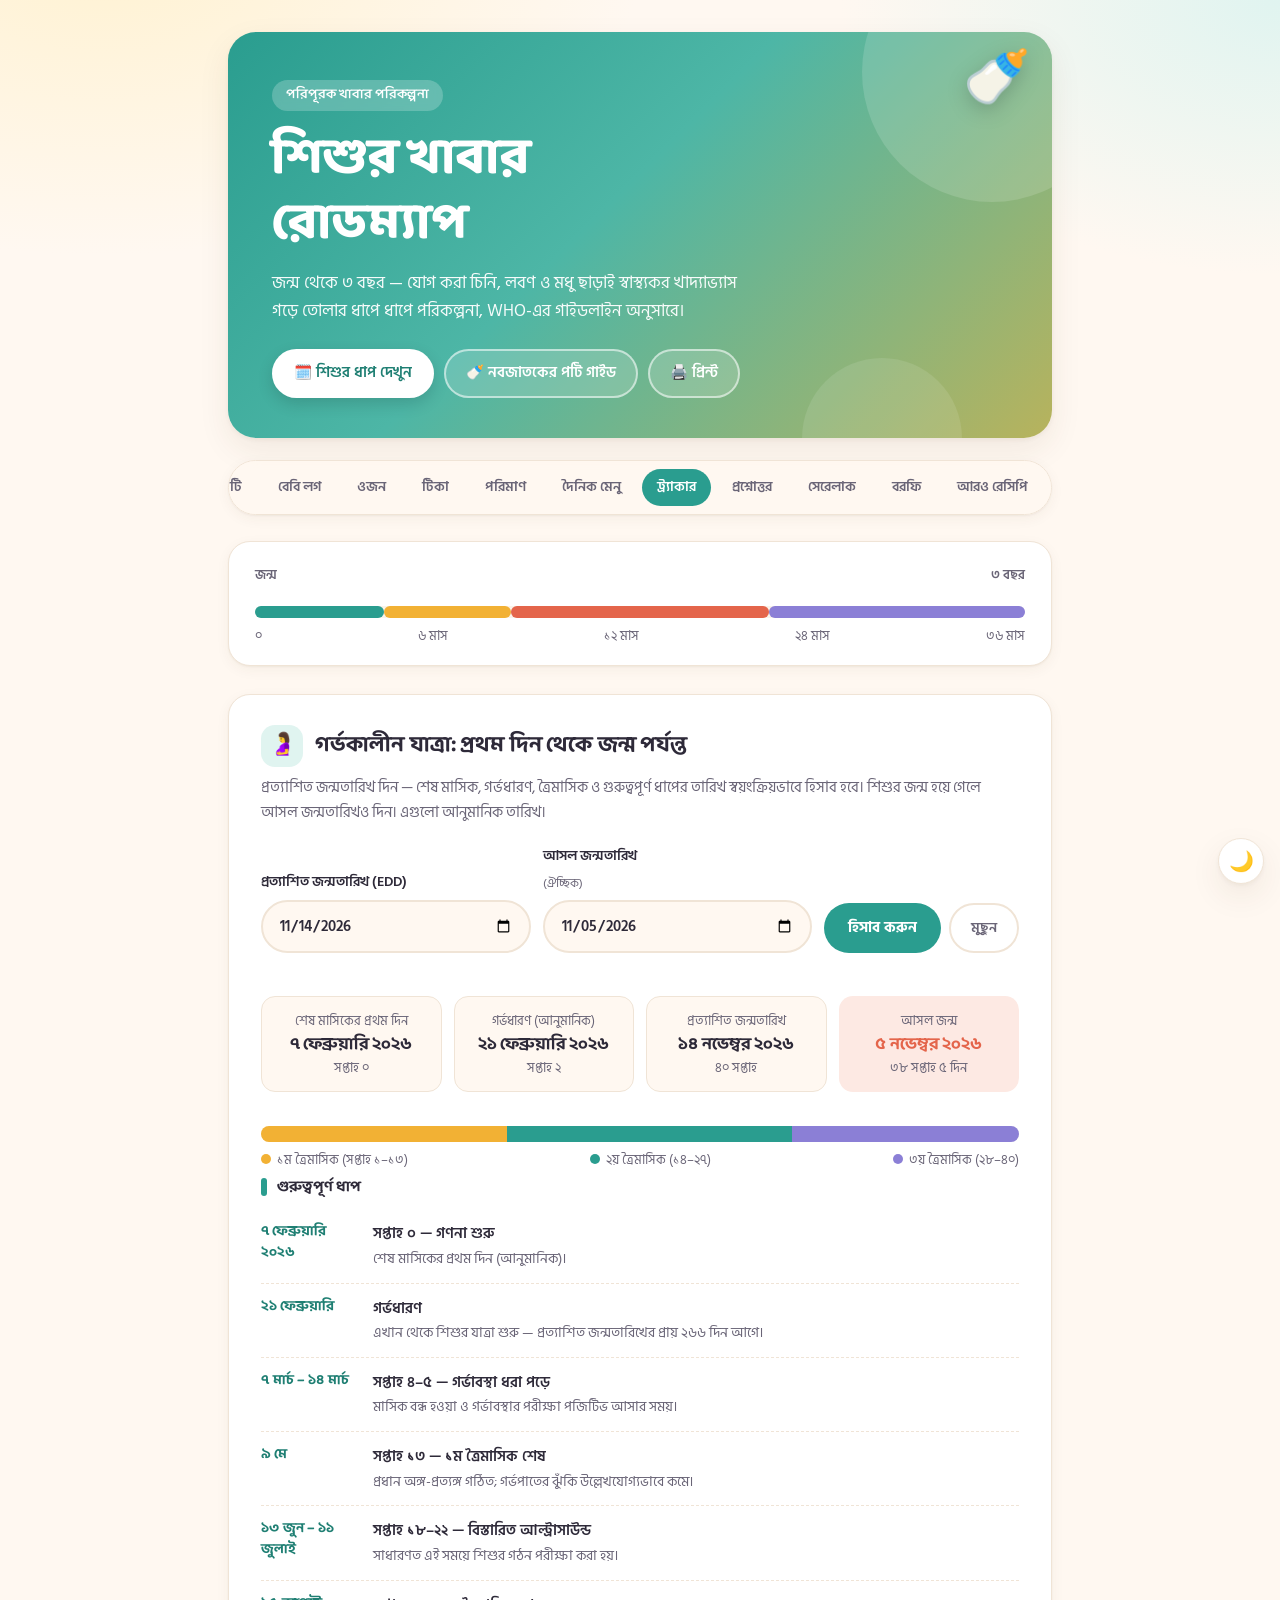
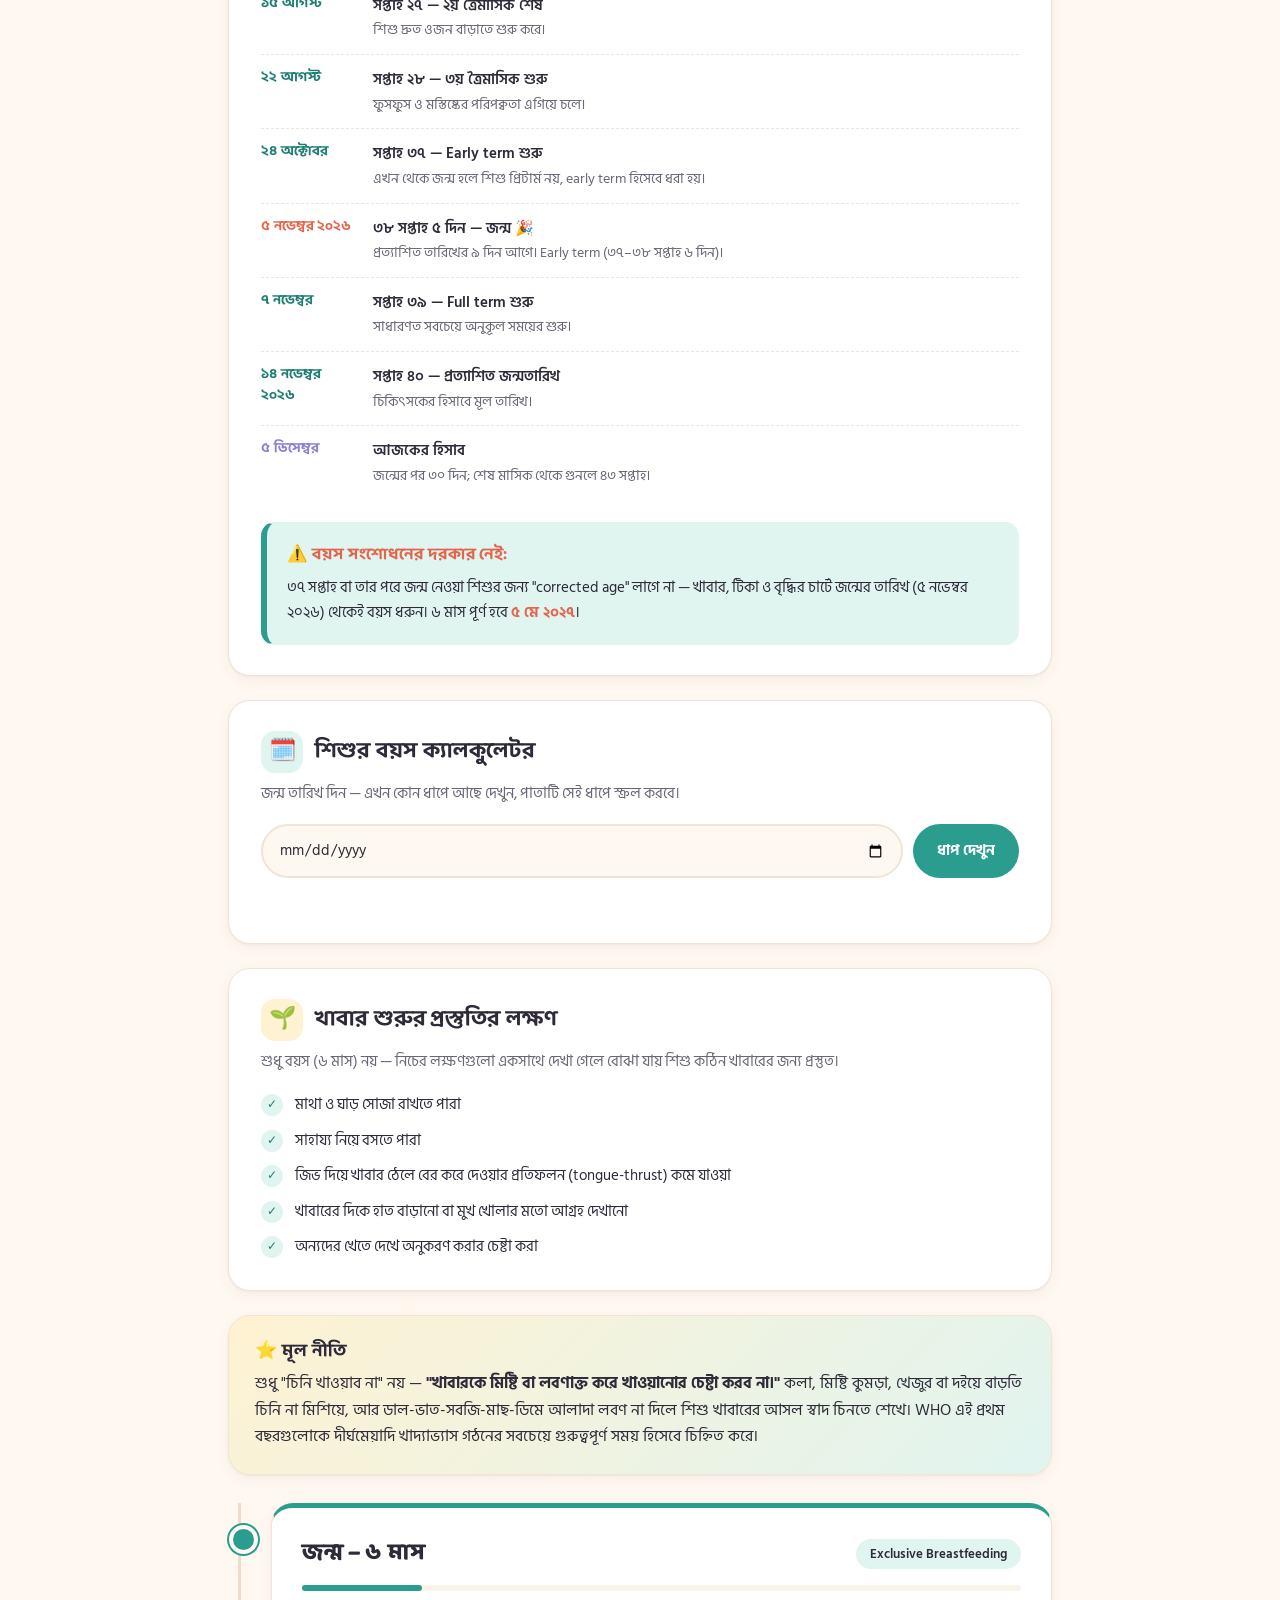
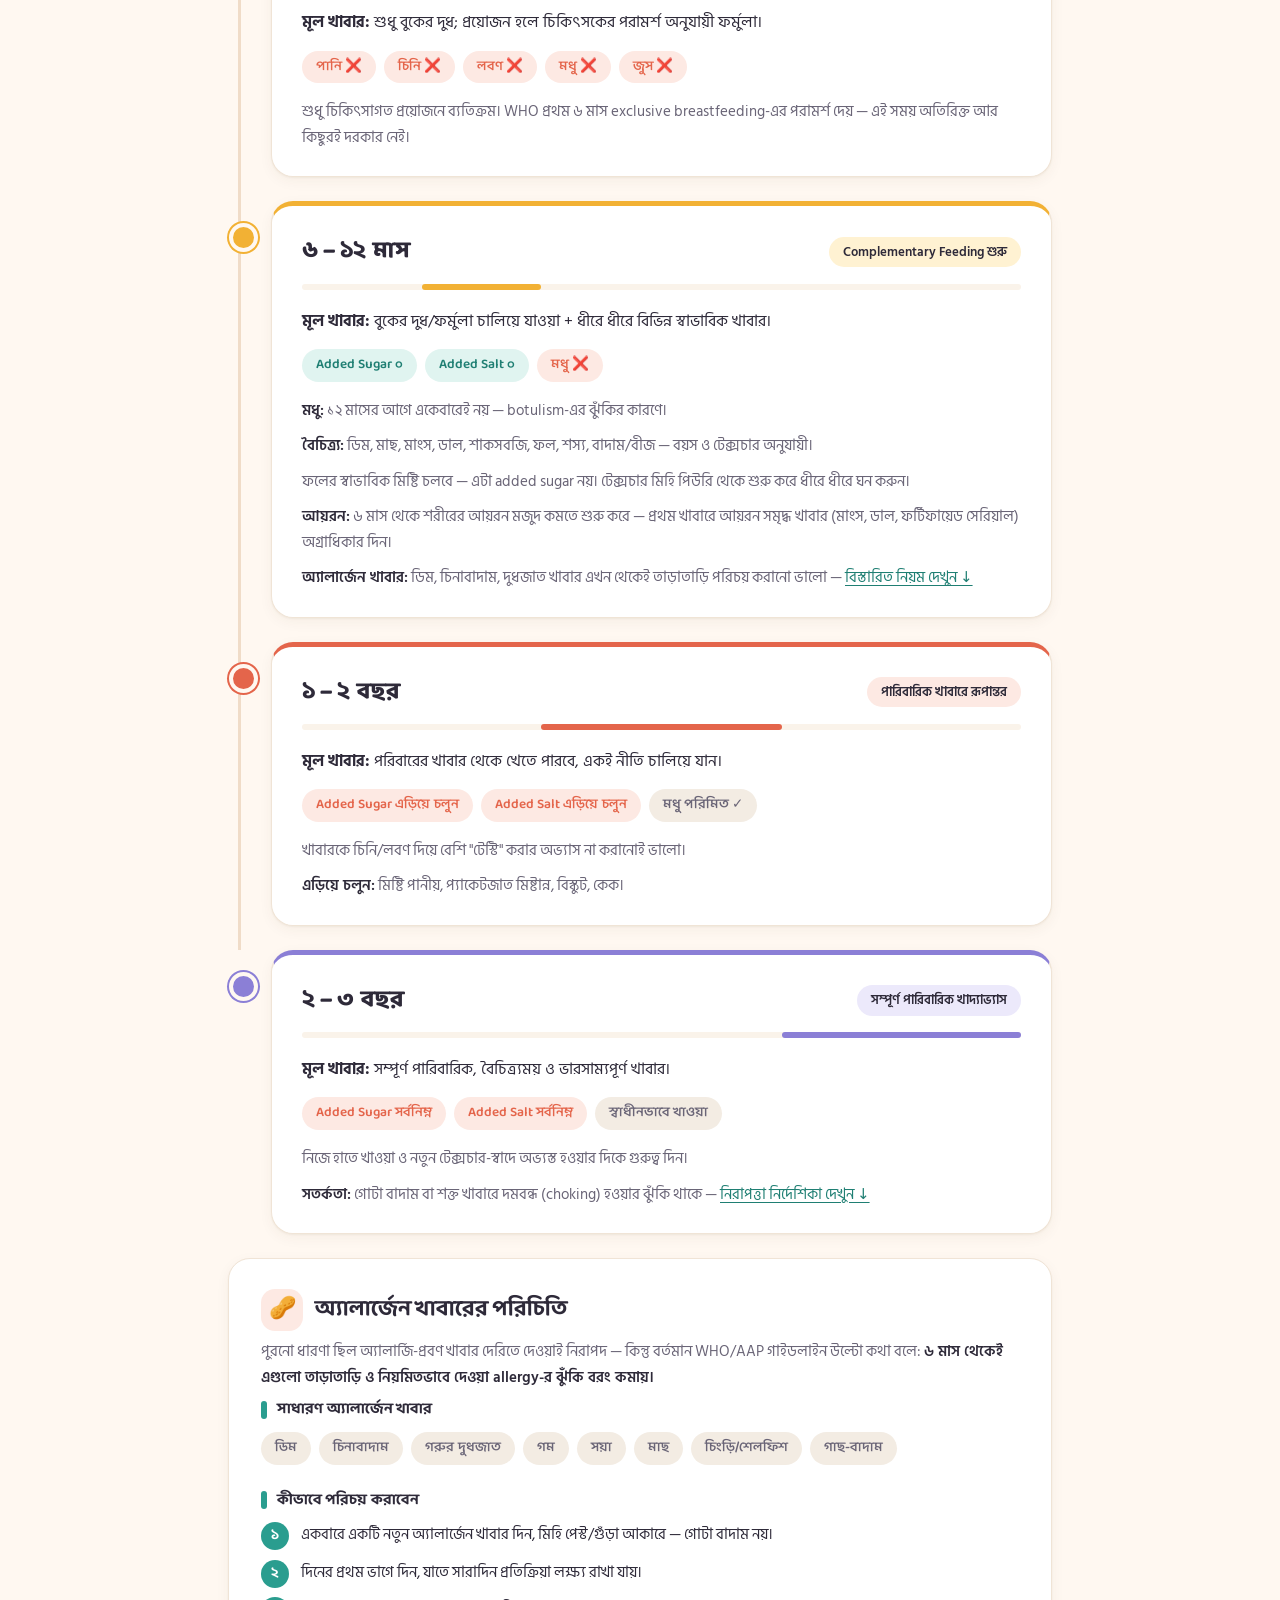
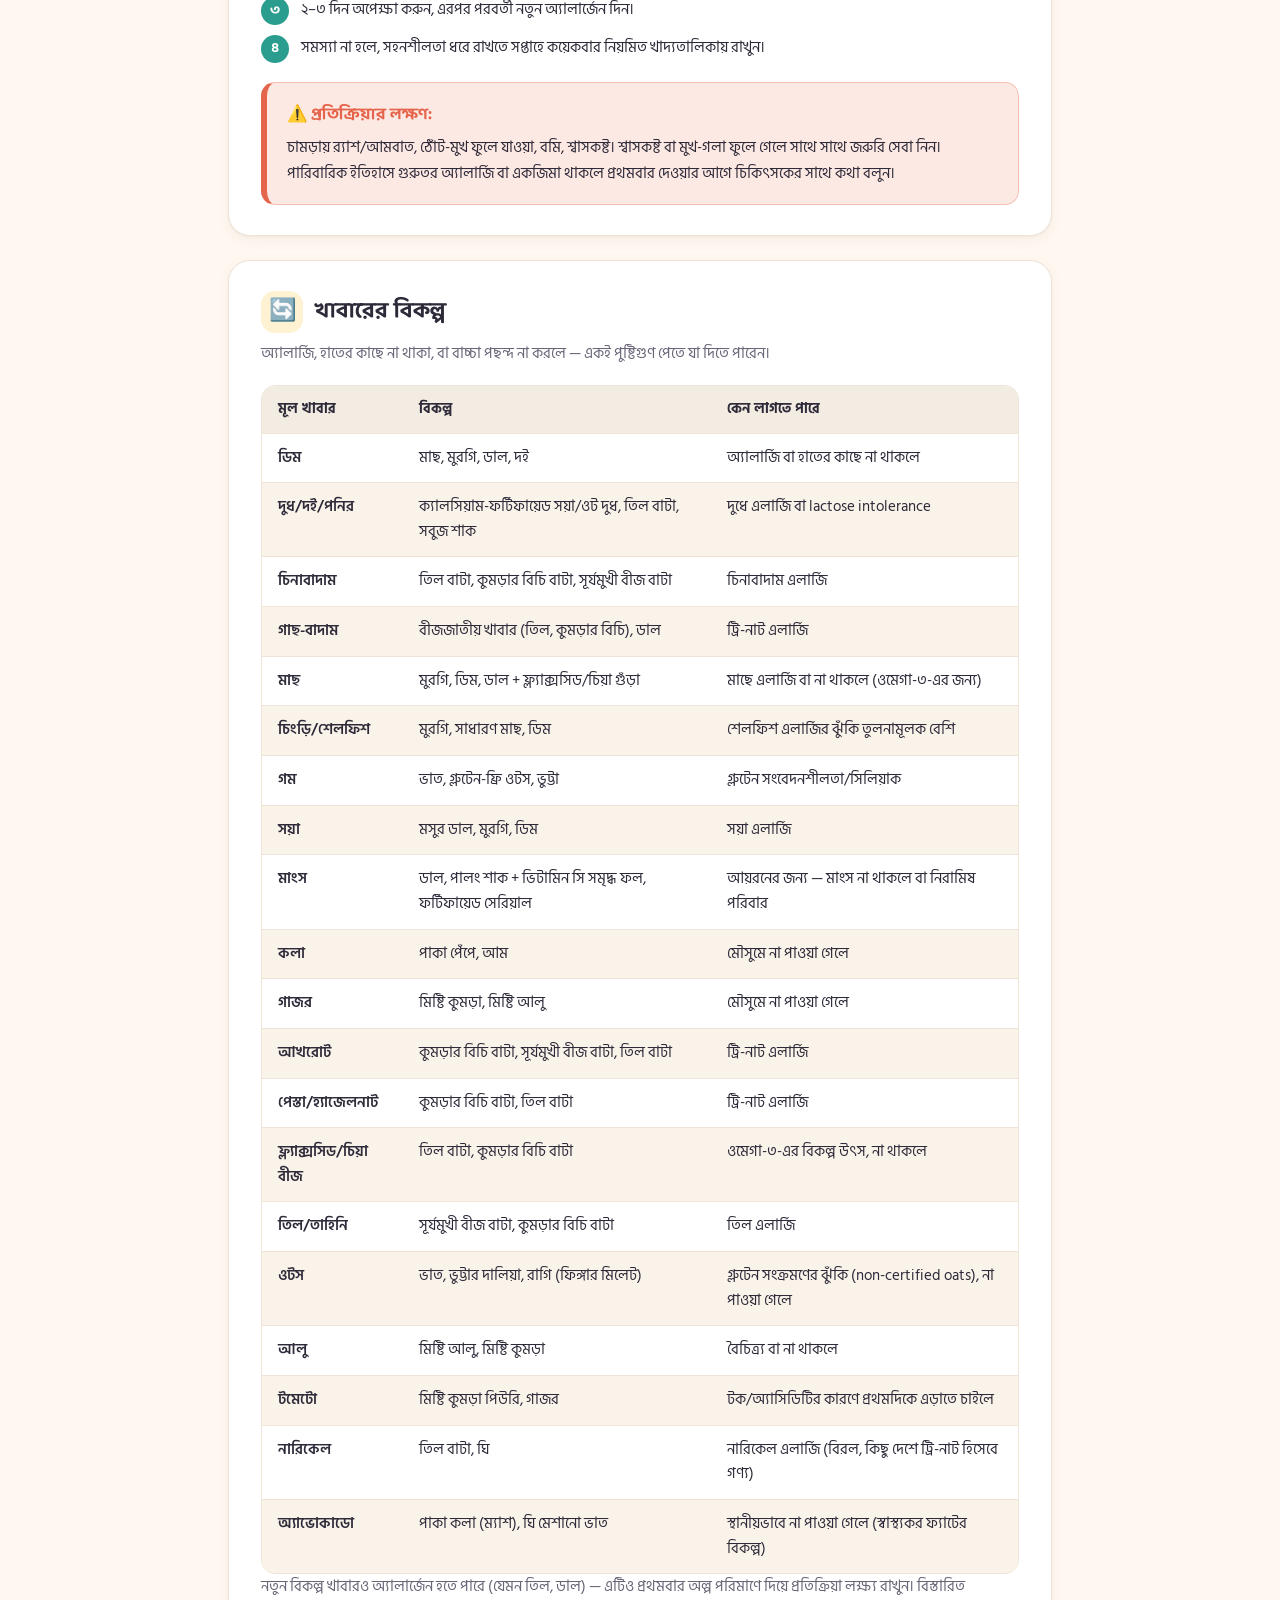
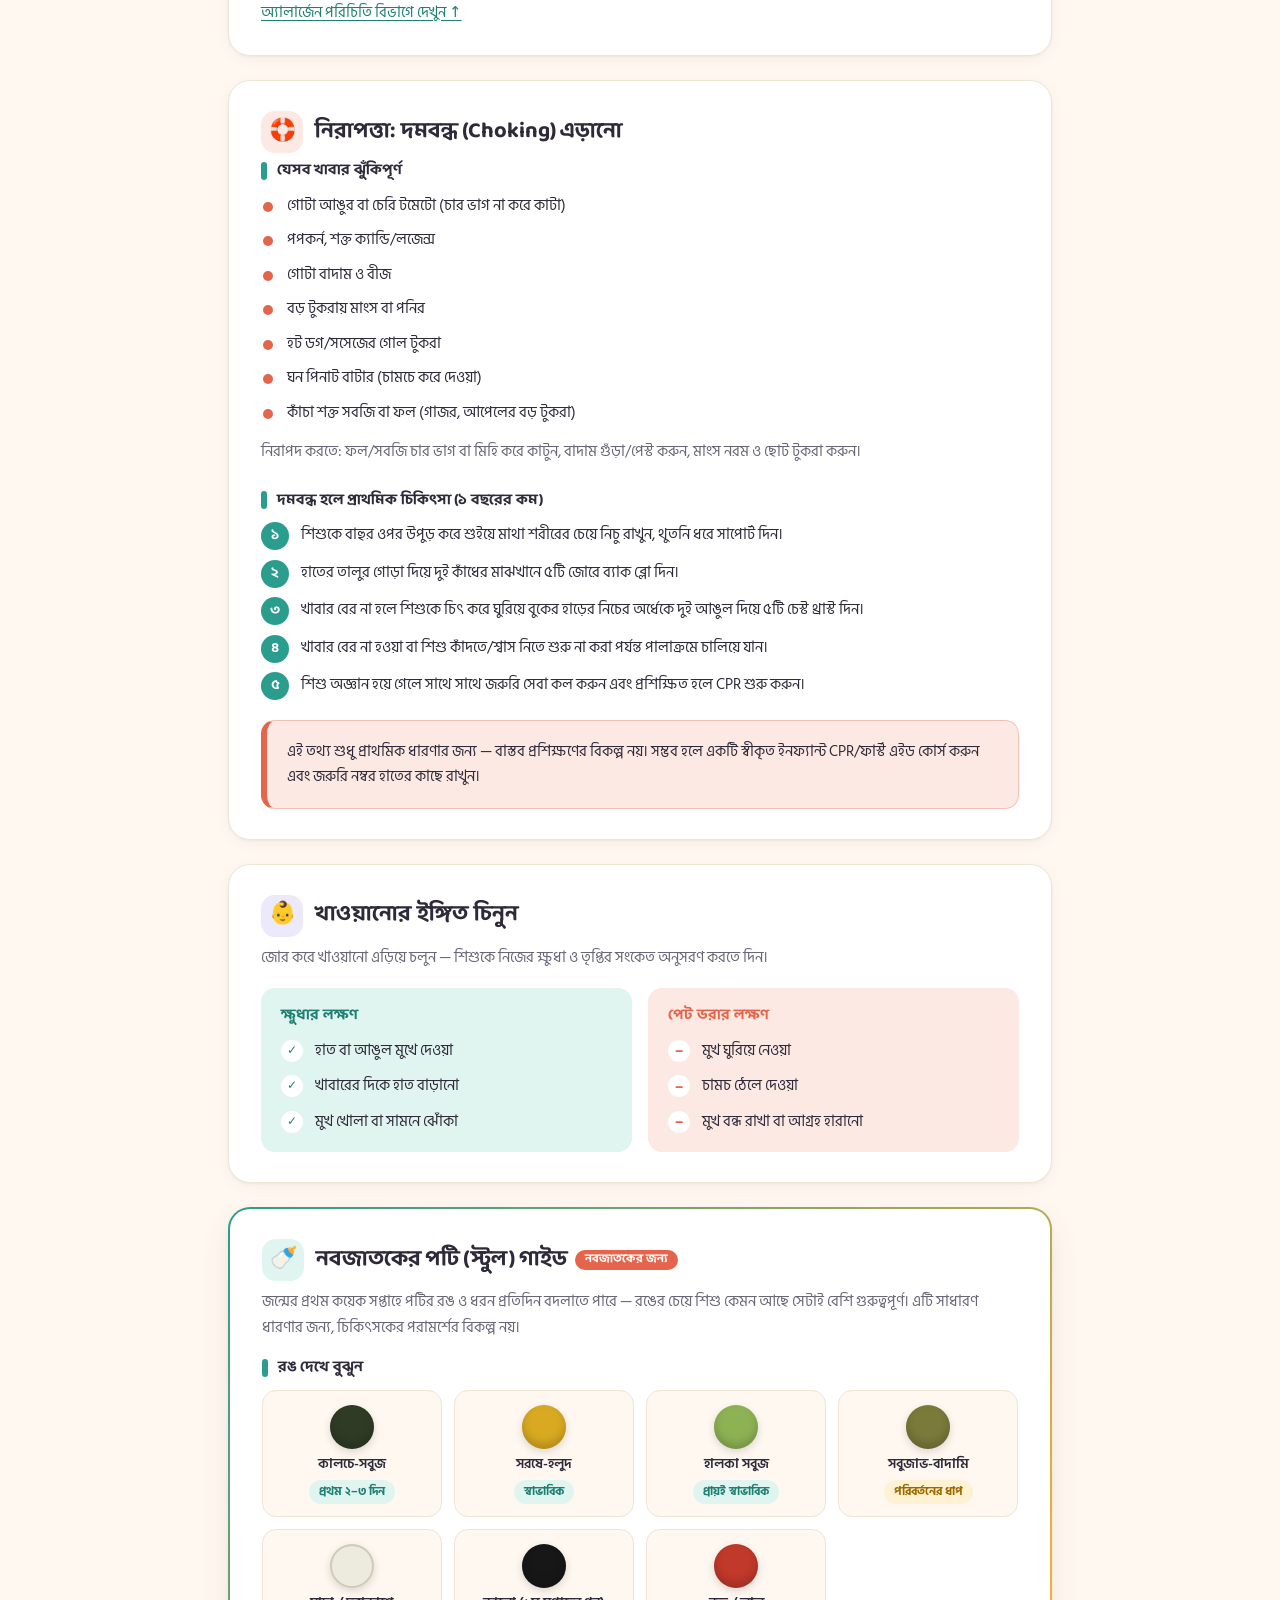
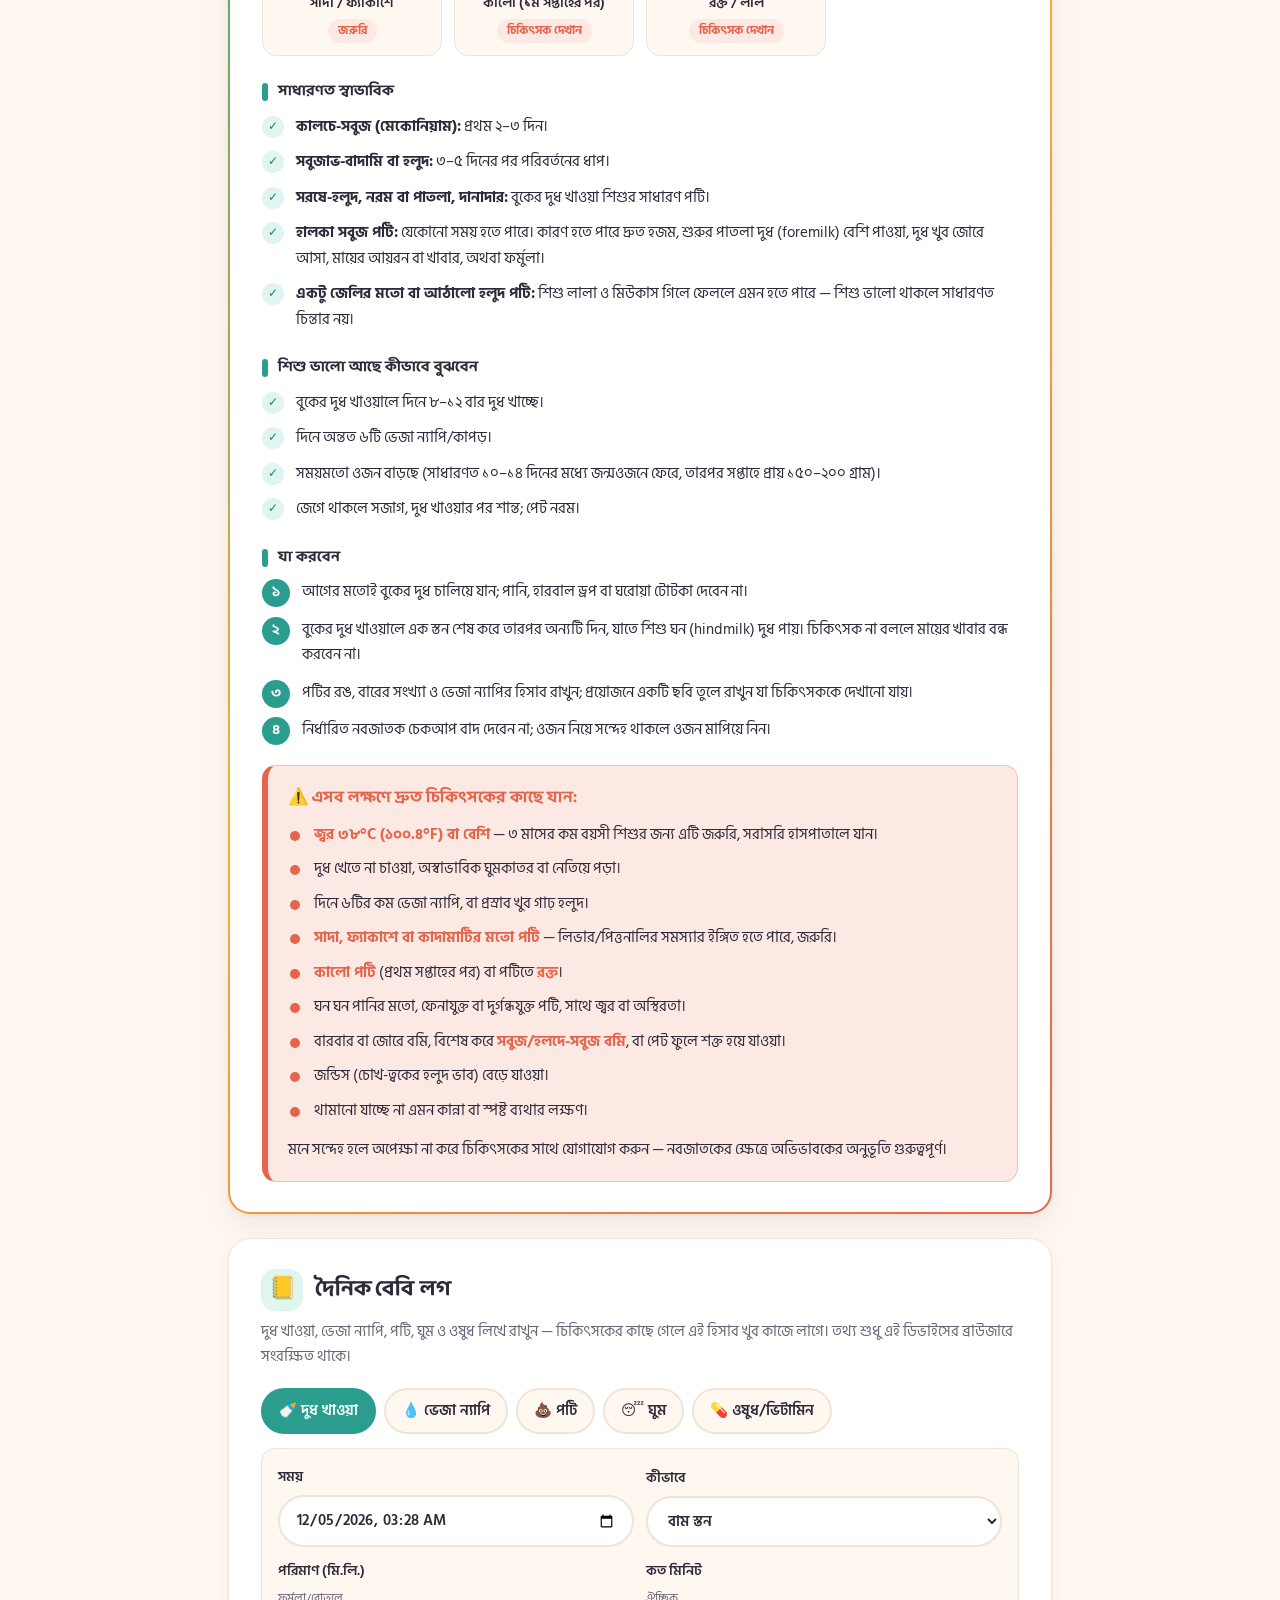
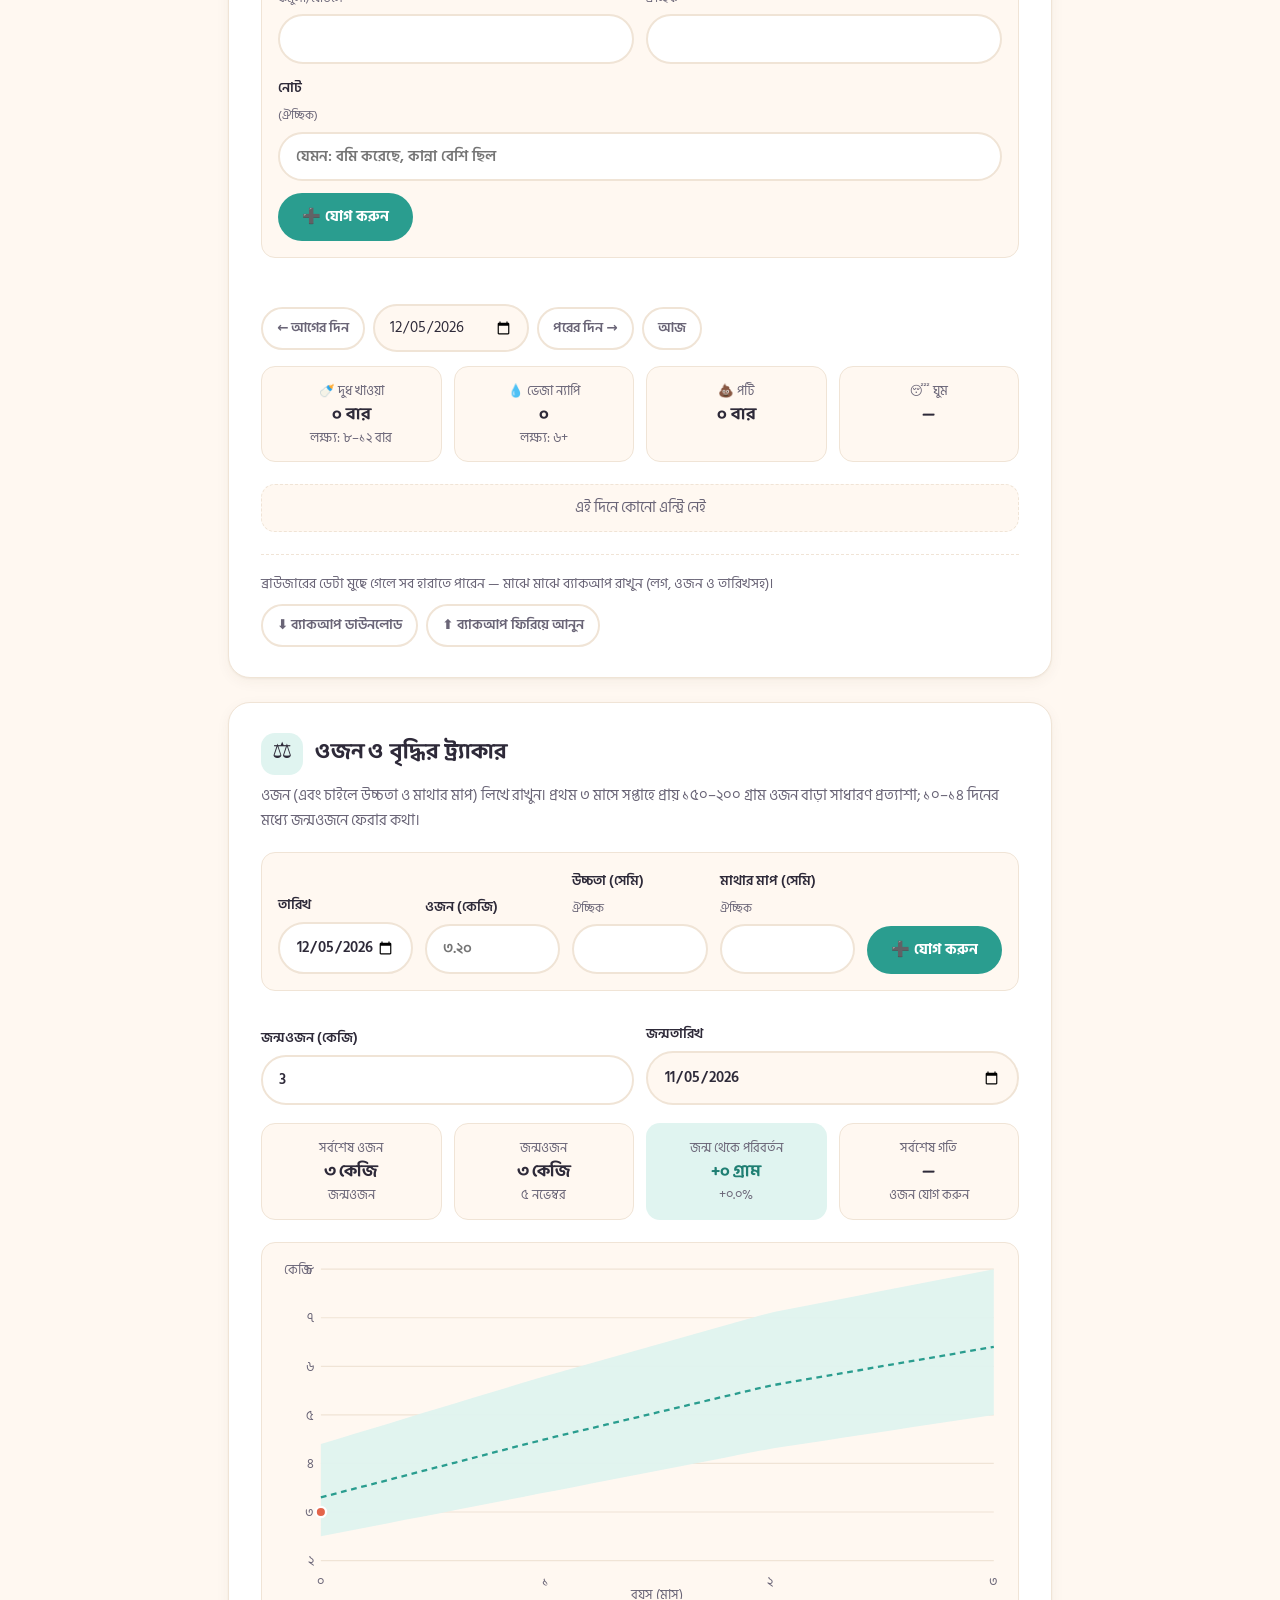
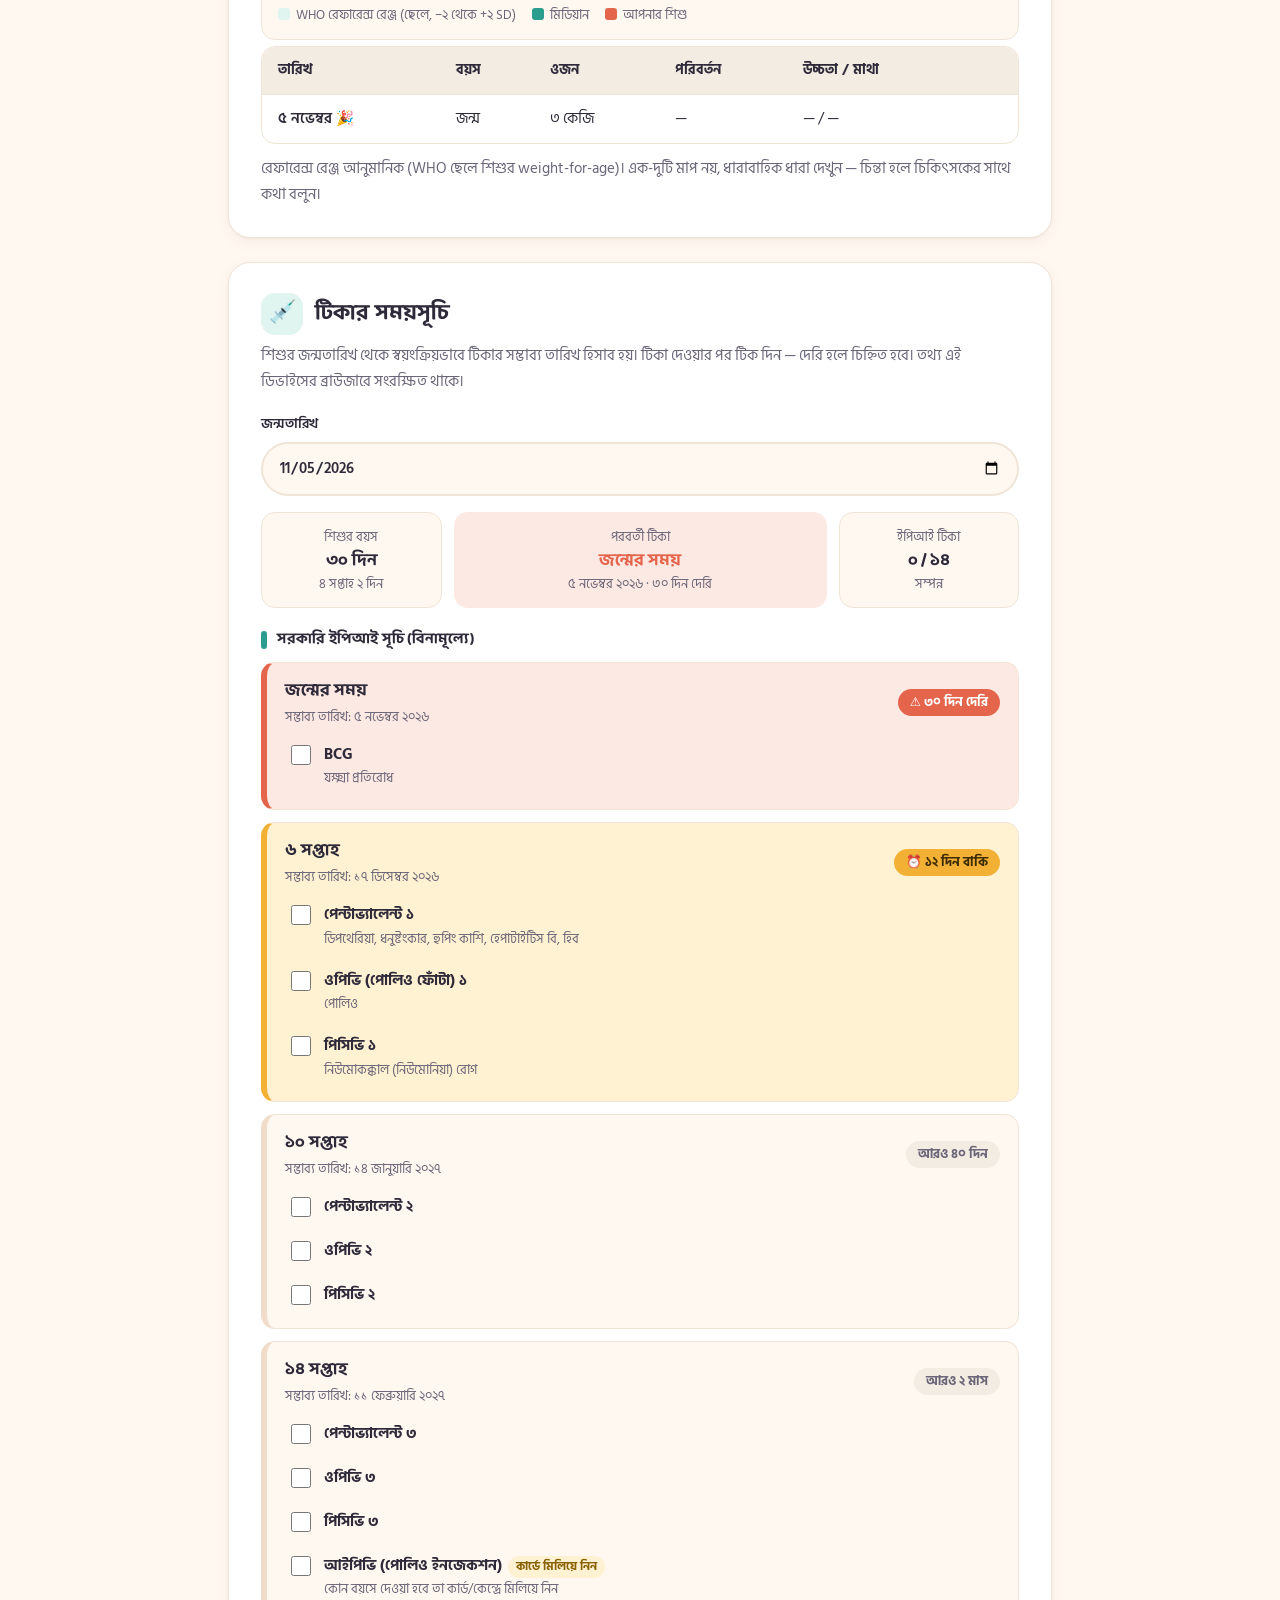
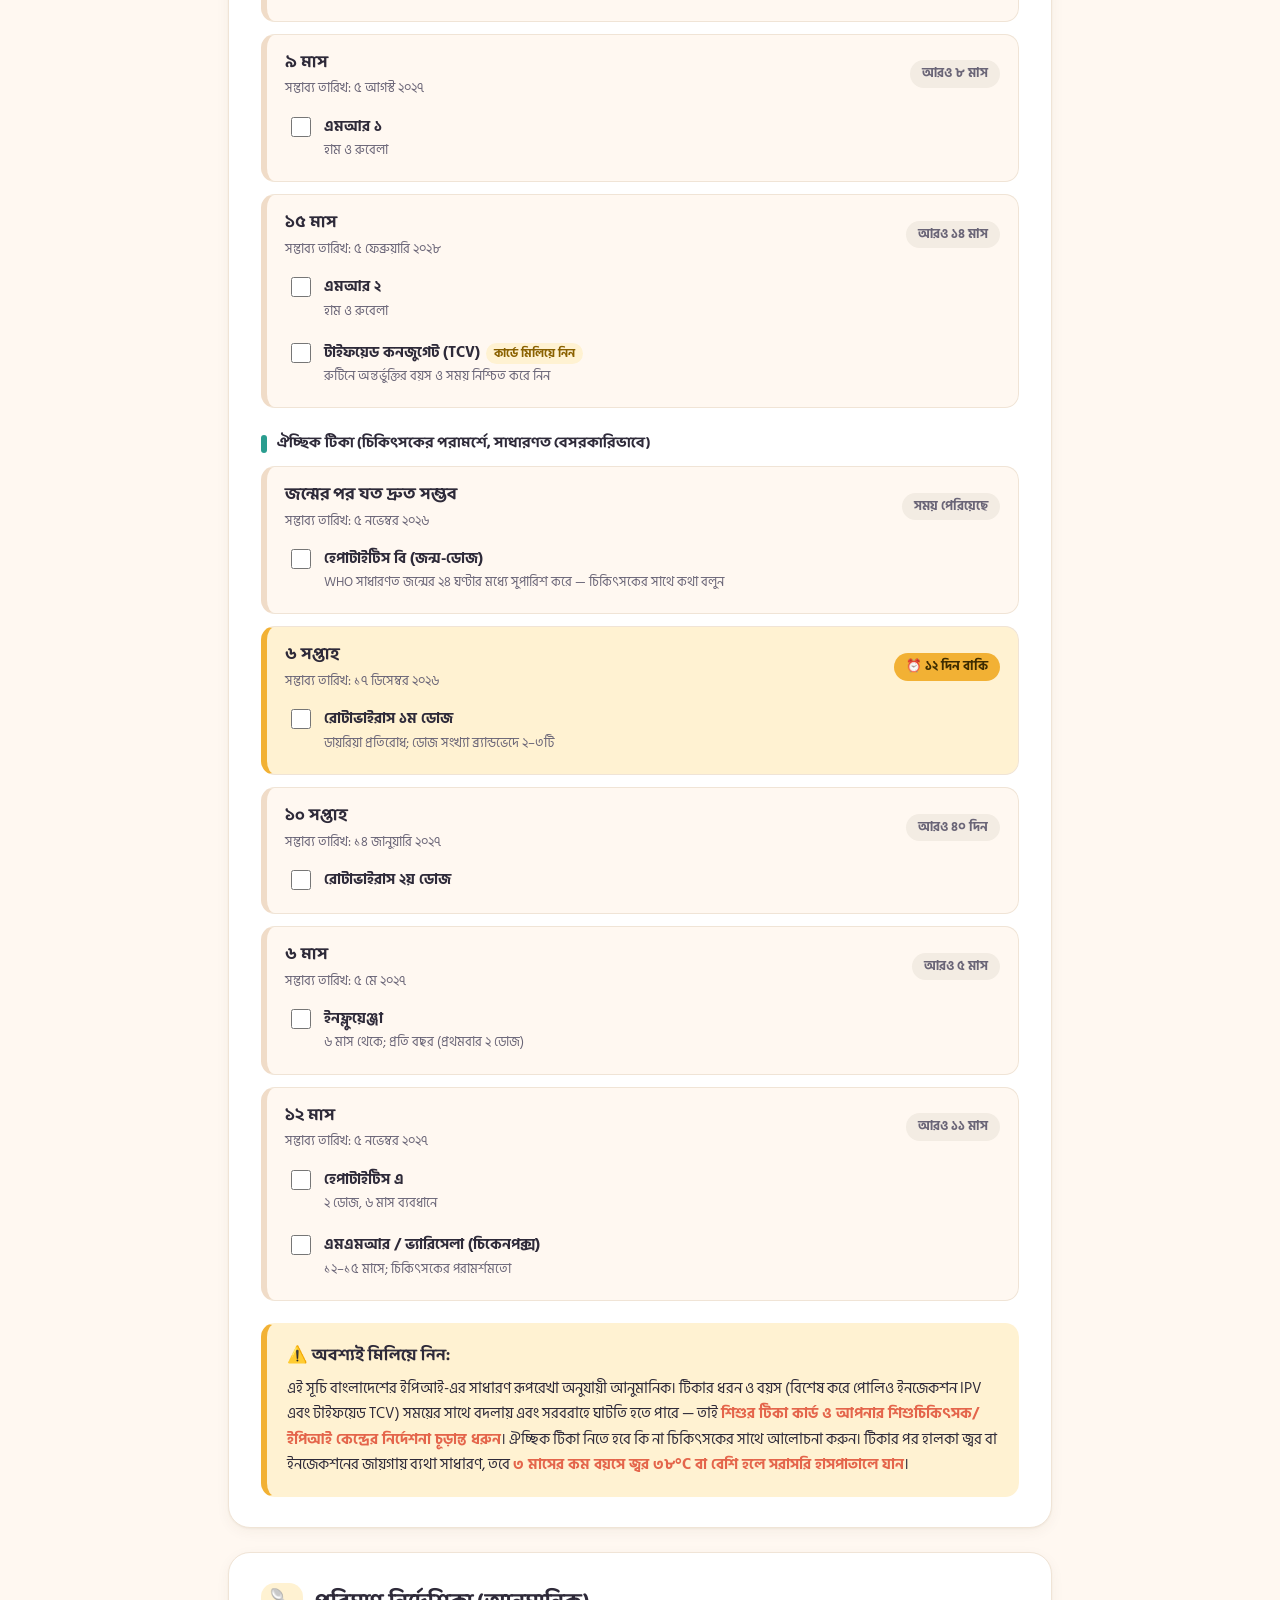
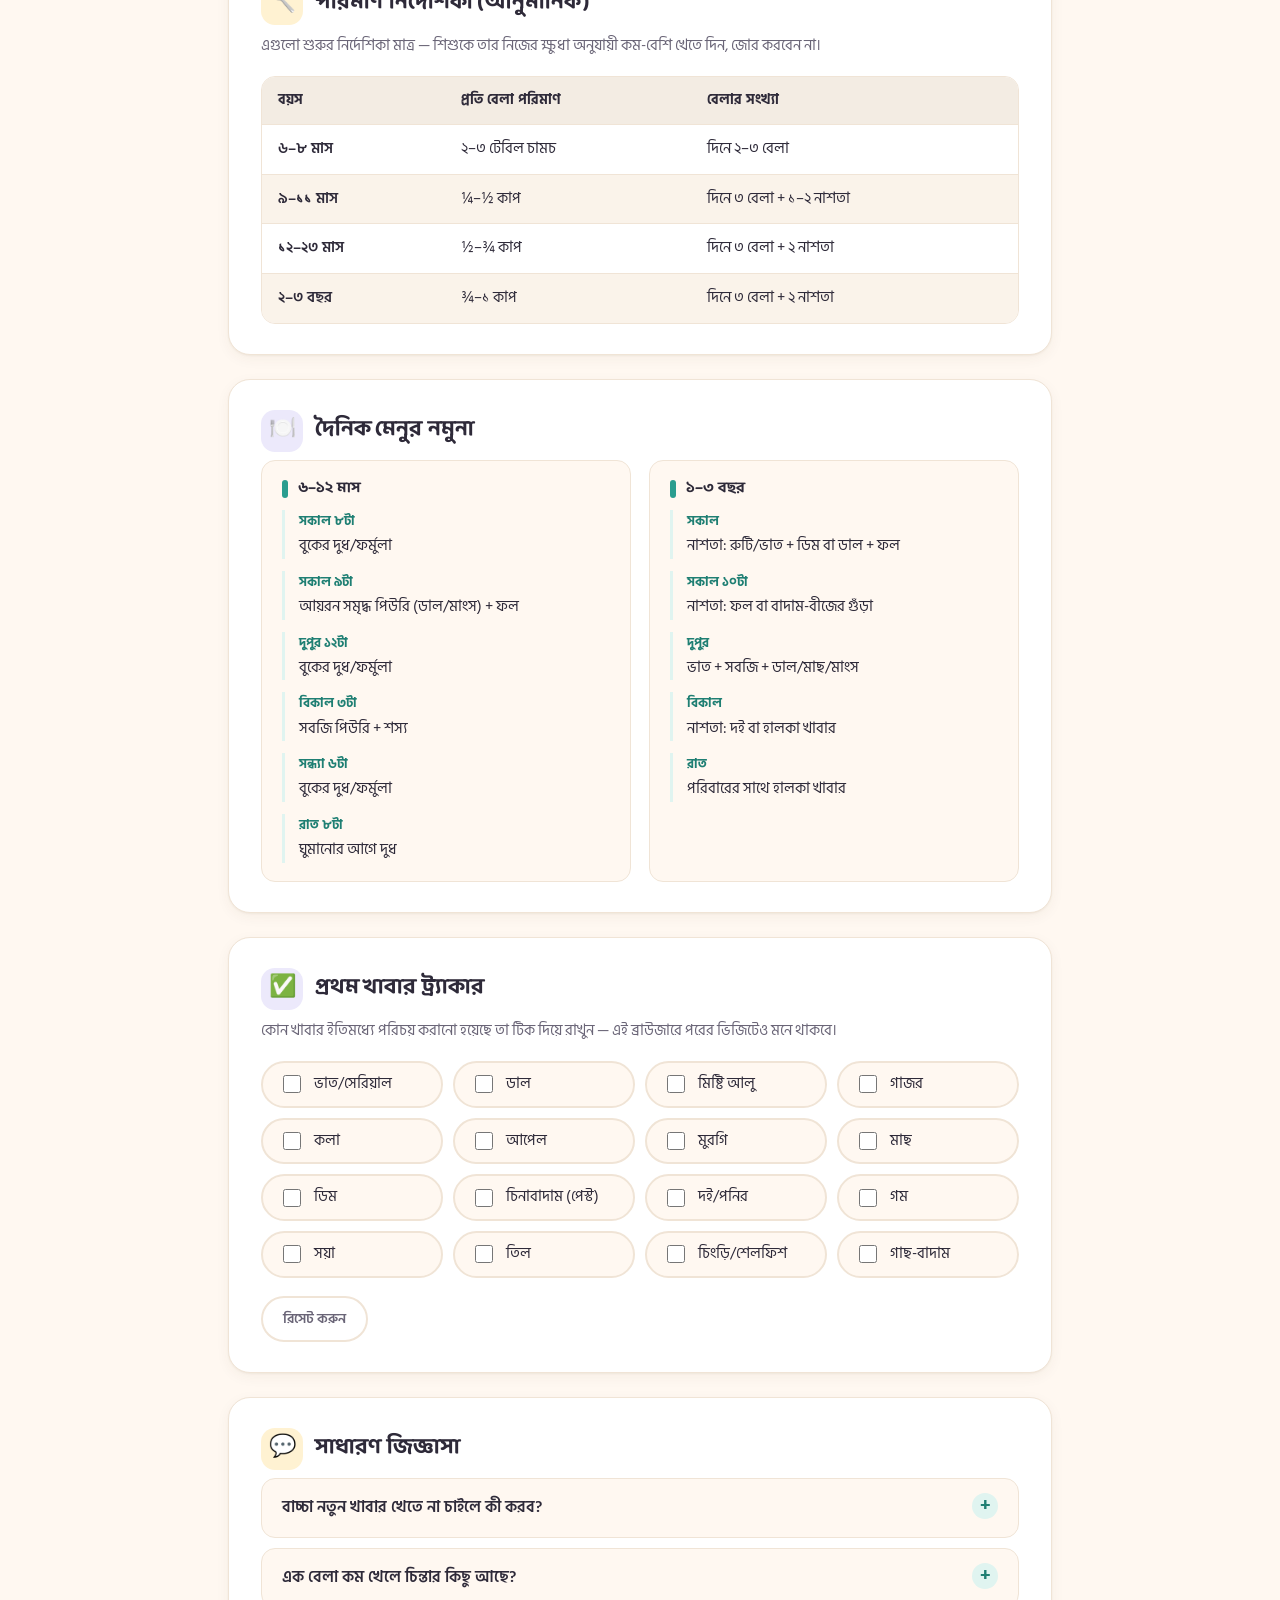
<file: index.html>
<!doctype html>
<html lang="bn">
<head>
<meta charset="UTF-8">
<meta name="viewport" content="width=device-width, initial-scale=1.0">
<title>শিশুর খাবার রোডম্যাপ</title>
<link rel="preconnect" href="https://fonts.googleapis.com">
<link rel="stylesheet" href="https://fonts.googleapis.com/css2?family=Baloo+Da+2:wght@500;600;700;800&family=Hind+Siliguri:wght@400;500;600;700&display=swap">
<style>
  /* ============ Design tokens ============ */
  :root{
    --bg:#FFF8F1;
    --bg-2:#FFEFE0;
    --surface:#FFFFFF;
    --surface-2:#FAF3EA;
    --ink:#2E2A39;
    --ink-soft:#6A6577;
    --line:#F0E4D6;

    --accent:#2A9D8F;          /* teal */
    --accent-strong:#1F7F73;
    --accent-tint:#E0F4F0;
    --accent-2:#E4654B;        /* coral */
    --accent-2-tint:#FDE9E3;
    --sun:#F2B134;
    --sun-tint:#FFF2D2;
    --lav:#8B7FD6;
    --lav-tint:#ECE9FB;
    --muted-tint:#F3ECE3;
    --rail:#F0DCC8;

    --shadow-sm:0 1px 2px rgba(80,50,20,.05),0 4px 14px rgba(80,50,20,.05);
    --shadow-md:0 2px 4px rgba(80,50,20,.05),0 12px 32px rgba(80,50,20,.08);
    --radius:22px;
    --radius-sm:14px;
    --glass:rgba(255,248,241,.82);
    color-scheme:light;
  }
  @media (prefers-color-scheme: dark){
    :root:not([data-theme="light"]){
      --bg:#14151B;
      --bg-2:#1B1C25;
      --surface:#1E2029;
      --surface-2:#252733;
      --ink:#F1EEF7;
      --ink-soft:#B0ABC0;
      --line:#2E3040;
      --accent:#5FD0C0;
      --accent-strong:#8DE3D6;
      --accent-tint:#1B3A39;
      --accent-2:#FF9A82;
      --accent-2-tint:#42241F;
      --sun:#F6C25E;
      --sun-tint:#3F3217;
      --lav:#B2A8F0;
      --lav-tint:#2C2850;
      --muted-tint:#2A2C39;
      --rail:#363849;
      --shadow-sm:0 1px 2px rgba(0,0,0,.3),0 4px 14px rgba(0,0,0,.25);
      --shadow-md:0 2px 4px rgba(0,0,0,.3),0 12px 32px rgba(0,0,0,.35);
      --glass:rgba(20,21,27,.82);
      color-scheme:dark;
    }
  }
  :root[data-theme="dark"]{
    --bg:#14151B;
    --bg-2:#1B1C25;
    --surface:#1E2029;
    --surface-2:#252733;
    --ink:#F1EEF7;
    --ink-soft:#B0ABC0;
    --line:#2E3040;
    --accent:#5FD0C0;
    --accent-strong:#8DE3D6;
    --accent-tint:#1B3A39;
    --accent-2:#FF9A82;
    --accent-2-tint:#42241F;
    --sun:#F6C25E;
    --sun-tint:#3F3217;
    --lav:#B2A8F0;
    --lav-tint:#2C2850;
    --muted-tint:#2A2C39;
    --rail:#363849;
    --shadow-sm:0 1px 2px rgba(0,0,0,.3),0 4px 14px rgba(0,0,0,.25);
    --shadow-md:0 2px 4px rgba(0,0,0,.3),0 12px 32px rgba(0,0,0,.35);
    --glass:rgba(20,21,27,.82);
    color-scheme:dark;
  }

  /* ============ Base ============ */
  *{box-sizing:border-box;}
  html{scroll-behavior:smooth;}
  html,body{margin:0;padding:0;}
  body{
    background:
      radial-gradient(900px 500px at 8% -5%,var(--sun-tint),transparent 60%),
      radial-gradient(800px 500px at 100% 0%,var(--accent-tint),transparent 55%),
      var(--bg);
    background-attachment:fixed;
    color:var(--ink);
    font-family:'Hind Siliguri','Noto Sans Bengali',system-ui,sans-serif;
    font-size:16px;
    line-height:1.7;
    -webkit-font-smoothing:antialiased;
  }
  h1,h2,h3,.eyebrow,.chip,.stage-age{
    font-family:'Baloo Da 2','Hind Siliguri',system-ui,sans-serif;
  }
  h1,h2,h3{text-wrap:balance;line-height:1.3;}
  a{color:var(--accent-strong);text-underline-offset:3px;}
  :focus-visible{outline:3px solid var(--accent);outline-offset:3px;border-radius:8px;}

  .page{max-width:880px;margin:0 auto;padding:20px 18px 96px;}
  @media(min-width:640px){.page{padding:32px 28px 120px;}}

  /* reading progress */
  .progress{position:fixed;inset:0 0 auto 0;height:4px;z-index:60;background:transparent;pointer-events:none;}
  .progress span{display:block;height:100%;width:0;background:linear-gradient(90deg,var(--accent),var(--sun),var(--accent-2));border-radius:0 4px 4px 0;}

  /* floating buttons */
  .fab{
    position:fixed;z-index:50;width:46px;height:46px;border-radius:50%;
    border:1px solid var(--line);background:var(--surface);color:var(--ink);
    box-shadow:var(--shadow-md);cursor:pointer;font-size:20px;line-height:1;
    display:grid;place-items:center;transition:transform .2s ease,opacity .2s ease;
  }
  .fab:hover{transform:translateY(-2px);}
  .theme-btn{right:16px;bottom:16px;}
  .top-btn{right:16px;bottom:70px;opacity:0;pointer-events:none;}
  .top-btn.show{opacity:1;pointer-events:auto;}

  /* ============ Hero ============ */
  .hero{
    position:relative;overflow:hidden;
    background:linear-gradient(135deg,var(--accent) 0%,#4DB6A6 45%,var(--sun) 130%);
    color:#fff;border-radius:28px;padding:34px 26px 28px;margin-bottom:22px;
    box-shadow:var(--shadow-md);
  }
  @media(min-width:640px){.hero{padding:48px 44px 40px;}}
  .hero::before,.hero::after{
    content:"";position:absolute;border-radius:50%;background:rgba(255,255,255,.14);pointer-events:none;
  }
  .hero::before{width:260px;height:260px;right:-70px;top:-90px;}
  .hero::after{width:160px;height:160px;right:90px;bottom:-80px;background:rgba(255,255,255,.1);}
  .hero-emoji{
    position:absolute;right:22px;top:20px;font-size:54px;line-height:1;
    filter:drop-shadow(0 6px 10px rgba(0,0,0,.18));animation:float 5s ease-in-out infinite;
  }
  @keyframes float{0%,100%{transform:translateY(0) rotate(-4deg)}50%{transform:translateY(-8px) rotate(4deg)}}
  @media(prefers-reduced-motion:reduce){.hero-emoji{animation:none}html{scroll-behavior:auto}}
  .eyebrow{
    display:inline-block;font-size:13.5px;font-weight:600;
    background:rgba(255,255,255,.22);color:#fff;padding:4px 14px;border-radius:99px;
    margin-bottom:16px;backdrop-filter:blur(4px);
  }
  h1{font-size:clamp(32px,6vw,50px);font-weight:800;margin:0 0 12px;color:#fff;max-width:14ch;}
  .subtitle{font-size:16.5px;color:rgba(255,255,255,.95);max-width:52ch;margin:0 0 24px;}
  .hero-actions{display:flex;flex-wrap:wrap;gap:10px;position:relative;z-index:1;}
  .btn{
    font:inherit;font-size:14.5px;font-weight:600;padding:10px 20px;border-radius:99px;
    border:2px solid transparent;cursor:pointer;text-decoration:none;display:inline-flex;align-items:center;gap:8px;
    transition:transform .15s ease,box-shadow .15s ease,background .15s ease;
  }
  .btn:hover{transform:translateY(-2px);}
  .btn-light{background:#fff;color:#1F7F73;box-shadow:0 6px 16px rgba(0,0,0,.14);}
  .btn-ghost{background:rgba(255,255,255,.16);color:#fff;border-color:rgba(255,255,255,.55);}
  .btn-ghost:hover{background:rgba(255,255,255,.28);}
  .print-btn{margin:0;}

  /* ============ Quick nav ============ */
  .quicknav{
    position:sticky;top:8px;z-index:40;display:flex;gap:6px;overflow-x:auto;scrollbar-width:none;
    padding:8px;margin:0 0 26px;border-radius:99px;
    background:var(--glass);backdrop-filter:blur(14px);-webkit-backdrop-filter:blur(14px);
    border:1px solid var(--line);box-shadow:var(--shadow-sm);
  }
  .quicknav::-webkit-scrollbar{display:none;}
  .quicknav a{
    flex:none;font-size:13.5px;font-weight:600;padding:7px 15px;border-radius:99px;
    color:var(--ink-soft);text-decoration:none;white-space:nowrap;transition:background .2s,color .2s;
  }
  .quicknav a:hover{background:var(--muted-tint);color:var(--ink);}
  .quicknav a.active{background:var(--accent);color:#fff;}
  :root[data-theme="dark"] .quicknav a.active{color:#0F2B28;}
  @media (prefers-color-scheme: dark){:root:not([data-theme="light"]) .quicknav a.active{color:#0F2B28;}}

  /* ============ Overview ============ */
  .overview{
    background:var(--surface);border:1px solid var(--line);
    border-radius:var(--radius);padding:22px 26px 18px;margin-bottom:28px;box-shadow:var(--shadow-sm);
  }
  .overview-track{position:relative;height:12px;border-radius:99px;background:var(--surface-2);margin:20px 0 8px;}
  .overview-seg{position:absolute;top:0;height:100%;border-radius:99px;background:var(--accent);opacity:.9;}
  .overview-seg:nth-child(2){background:var(--sun);}
  .overview-seg:nth-child(3){background:var(--accent-2);}
  .overview-seg:nth-child(4){background:var(--lav);}
  .overview-seg{opacity:1 !important;}
  .overview-ticks{display:flex;justify-content:space-between;font-size:12.5px;color:var(--ink-soft);}
  .overview-labels{display:flex;justify-content:space-between;font-size:13px;font-weight:600;color:var(--ink-soft);margin-bottom:2px;}

  /* ============ Cards ============ */
  .tool-card,.recipe{
    position:relative;background:var(--surface);border:1px solid var(--line);
    border-radius:var(--radius);padding:24px 22px;margin:0 0 24px;
    box-shadow:var(--shadow-sm);scroll-margin-top:86px;
  }
  @media(min-width:640px){.tool-card,.recipe{padding:30px 32px;}}
  .tool-card h2,.recipe h2{
    display:flex;align-items:center;gap:12px;
    font-size:22px;font-weight:700;margin:0 0 8px;color:var(--ink);
  }
  .h-ico{
    flex:none;width:42px;height:42px;border-radius:14px;display:grid;place-items:center;
    font-size:22px;background:var(--accent-tint);
  }
  #readiness .h-ico,#alternatives .h-ico,#portions .h-ico,#faq .h-ico{background:var(--sun-tint);}
  #safety .h-ico,#allergens .h-ico{background:var(--accent-2-tint);}
  #feeding-cues .h-ico,#tracker .h-ico,#meal-plan .h-ico{background:var(--lav-tint);}
  .tool-desc{font-size:15px;color:var(--ink-soft);margin:0 0 18px;}
  .sub-head{
    font-size:15px;font-weight:700;color:var(--ink);margin:26px 0 12px;
    display:flex;align-items:center;gap:10px;
  }
  .sub-head::before{content:"";width:6px;height:18px;border-radius:99px;background:var(--accent);flex:none;}
  .sub-head:first-of-type{margin-top:4px;}

  .tool-card.featured{
    border:2px solid transparent;
    background:
      linear-gradient(var(--surface),var(--surface)) padding-box,
      linear-gradient(135deg,var(--accent),var(--sun),var(--accent-2)) border-box;
    box-shadow:var(--shadow-md);
  }
  .badge-now{
    display:inline-block;font-family:'Baloo Da 2',sans-serif;font-size:12px;font-weight:700;
    padding:2px 10px;border-radius:99px;background:var(--accent-2);color:#fff;margin-inline-start:4px;
    vertical-align:middle;
  }

  /* golden rule */
  .golden-rule{
    position:relative;background:linear-gradient(135deg,var(--sun-tint),var(--accent-tint));
    border:1px solid var(--line);border-radius:var(--radius);padding:24px 26px 24px 26px;margin:0 0 28px;
    box-shadow:var(--shadow-sm);
  }
  .golden-rule h2{font-size:18px;font-weight:700;color:var(--ink);margin:0 0 8px;display:flex;align-items:center;gap:8px;}
  .golden-rule p{margin:0;font-size:15.5px;color:var(--ink);}

  /* age calculator */
  .age-form{display:flex;gap:10px;flex-wrap:wrap;}
  .age-form input[type=date]{
    font:inherit;font-size:15px;padding:11px 16px;border-radius:99px;flex:1 1 180px;min-width:0;
    border:2px solid var(--line);background:var(--bg);color:var(--ink);
  }
  .age-form input[type=date]:focus{border-color:var(--accent);outline:none;}
  .age-form button{
    font:inherit;font-weight:700;font-size:15px;padding:11px 24px;border-radius:99px;border:none;
    background:var(--accent);color:#fff;cursor:pointer;transition:transform .15s,background .15s;
  }
  .age-form button:hover{transform:translateY(-2px);background:var(--accent-strong);}
  :root[data-theme="dark"] .age-form button{color:#0F2B28;}
  @media (prefers-color-scheme: dark){:root:not([data-theme="light"]) .age-form button{color:#0F2B28;}}
  .age-result{margin:14px 0 0;font-size:15px;color:var(--ink);min-height:1.4em;}
  .age-result:not(:empty){background:var(--accent-tint);padding:12px 16px;border-radius:var(--radius-sm);font-weight:500;}

  /* sign lists */
  .sign-list{list-style:none;margin:0;padding:0;display:flex;flex-direction:column;gap:10px;}
  .sign-list li{font-size:15px;padding-inline-start:34px;position:relative;}
  .sign-list li::before{
    content:"✓";position:absolute;left:0;top:2px;width:22px;height:22px;border-radius:50%;
    background:var(--accent-tint);color:var(--accent-strong);font-weight:700;font-size:12px;
    display:grid;place-items:center;line-height:1;
  }
  [dir="rtl"] .sign-list li::before{left:auto;right:0;}
  .sign-list.full li::before{content:"–";background:var(--accent-2-tint);color:var(--accent-2);font-size:15px;}

  /* ============ Timeline ============ */
  .timeline{position:relative;margin-bottom:24px;}
  .stage{
    --c:var(--accent);--ct:var(--accent-tint);
    position:relative;padding-inline-start:30px;padding-bottom:24px;
    border-inline-start:3px solid var(--rail);margin-inline-start:10px;
  }
  .stage:nth-of-type(2){--c:var(--sun);--ct:var(--sun-tint);}
  .stage:nth-of-type(3){--c:var(--accent-2);--ct:var(--accent-2-tint);}
  .stage:nth-of-type(4){--c:var(--lav);--ct:var(--lav-tint);}
  .stage:last-of-type{border-inline-start-color:transparent;padding-bottom:0;}
  .stage::before{
    content:"";position:absolute;left:-12px;top:22px;width:21px;height:21px;border-radius:50%;
    background:var(--c);border:4px solid var(--bg);box-shadow:0 0 0 2px var(--c);
  }
  [dir="rtl"] .stage::before{left:auto;right:-12px;}
  .stage-card{
    background:var(--surface);border:1px solid var(--line);border-top:5px solid var(--c);
    border-radius:var(--radius);padding:22px 22px;scroll-margin-top:90px;box-shadow:var(--shadow-sm);
    transition:box-shadow .3s ease,transform .3s ease;
  }
  @media(min-width:640px){.stage-card{padding:26px 30px;}}
  .stage-card.highlight{box-shadow:0 0 0 4px var(--ct),var(--shadow-md);transform:translateY(-2px);}
  .stage-head{display:flex;align-items:center;justify-content:space-between;flex-wrap:wrap;gap:8px 16px;margin-bottom:12px;}
  .stage-age{font-size:23px;font-weight:800;color:var(--ink);}
  .stage-months{font-size:13px;font-weight:600;color:var(--ink);background:var(--ct);padding:4px 14px;border-radius:99px;}
  .stage-locator{position:relative;height:6px;border-radius:99px;background:var(--surface-2);margin-bottom:18px;}
  .stage-locator span{position:absolute;top:0;height:100%;border-radius:99px;background:var(--c);}
  .stage-main{font-size:16px;margin:0 0 14px;color:var(--ink);}
  .stage-main strong{color:var(--ink);}

  .chip-row{display:flex;flex-wrap:wrap;gap:8px;margin-bottom:16px;}
  .chip{font-size:13.5px;font-weight:600;padding:5px 14px;border-radius:99px;white-space:nowrap;}
  .chip.ok{background:var(--accent-tint);color:var(--accent-strong);}
  .chip.avoid{background:var(--accent-2-tint);color:var(--accent-2);}
  .chip.neutral{background:var(--muted-tint);color:var(--ink-soft);}

  .stage-detail{font-size:15px;color:var(--ink-soft);margin:0 0 10px;}
  .stage-detail:last-child{margin-bottom:0;}
  .stage-detail strong{color:var(--ink);font-weight:600;}

  /* step lists & alerts */
  .step-list{margin:0;padding:0;list-style:none;counter-reset:s;display:flex;flex-direction:column;gap:12px;font-size:15px;color:var(--ink);}
  .step-list li{counter-increment:s;position:relative;padding-inline-start:40px;}
  .step-list li::before{
    content:counter(s,bengali);position:absolute;left:0;top:0;width:28px;height:28px;border-radius:50%;
    background:var(--accent);color:#fff;font-family:'Baloo Da 2',sans-serif;font-weight:700;font-size:14px;
    display:grid;place-items:center;line-height:1;
  }
  :root[data-theme="dark"] .step-list li::before{color:#0F2B28;}
  @media (prefers-color-scheme: dark){:root:not([data-theme="light"]) .step-list li::before{color:#0F2B28;}}
  [dir="rtl"] .step-list li::before{left:auto;right:0;}

  .alert-box{
    margin-top:22px;background:var(--accent-2-tint);
    border-radius:var(--radius-sm);padding:18px 20px 18px 20px;font-size:15px;color:var(--ink);
    border:1px solid color-mix(in srgb,var(--accent-2) 30%,transparent);
    border-inline-start:6px solid var(--accent-2);
  }
  .alert-box strong{color:var(--accent-2);}
  .alert-box > strong:first-child{display:block;font-family:'Baloo Da 2',sans-serif;font-size:16.5px;margin-bottom:6px;}
  .alert-box > strong:first-child::before{content:"⚠️ ";}

  .hazard-list{list-style:none;margin:0 0 14px;padding:0;display:flex;flex-direction:column;gap:9px;}
  .hazard-list li{font-size:15px;padding-inline-start:26px;position:relative;color:var(--ink);}
  .hazard-list li::before{content:"";position:absolute;left:2px;top:9px;width:10px;height:10px;border-radius:50%;background:var(--accent-2);}
  [dir="rtl"] .hazard-list li::before{left:auto;right:2px;}

  /* stool colour swatches */
  .swatch-grid{display:grid;grid-template-columns:repeat(2,1fr);gap:12px;margin:4px 0 8px;}
  @media(min-width:640px){.swatch-grid{grid-template-columns:repeat(4,1fr);}}
  .swatch{
    background:var(--bg);border:1px solid var(--line);border-radius:var(--radius-sm);
    padding:14px 10px 12px;text-align:center;display:flex;flex-direction:column;align-items:center;gap:6px;
  }
  .swatch i{
    width:44px;height:44px;border-radius:50%;display:block;
    box-shadow:inset 0 -5px 8px rgba(0,0,0,.18),0 3px 8px rgba(0,0,0,.14);
  }
  .swatch b{font-size:14px;font-weight:600;color:var(--ink);line-height:1.35;}
  .swatch em{
    font-style:normal;font-size:12px;font-weight:700;padding:2px 10px;border-radius:99px;
  }
  .swatch.ok em{background:var(--accent-tint);color:var(--accent-strong);}
  .swatch.warn em{background:var(--sun-tint);color:#9A6A00;}
  .swatch.bad em{background:var(--accent-2-tint);color:var(--accent-2);}
  :root[data-theme="dark"] .swatch.warn em{color:var(--sun);}
  @media (prefers-color-scheme: dark){:root:not([data-theme="light"]) .swatch.warn em{color:var(--sun);}}

  /* feeding cues */
  .cue-grid{display:grid;grid-template-columns:1fr;gap:16px;}
  @media(min-width:640px){.cue-grid{grid-template-columns:1fr 1fr;}}
  .cue-col{background:var(--accent-tint);border-radius:var(--radius-sm);padding:18px 20px;}
  .cue-col:nth-child(2){background:var(--accent-2-tint);}
  .cue-col .sub-head{margin-top:0;}
  .cue-col .sub-head::before{display:none;}
  .cue-hungry{color:var(--accent-strong);}
  .cue-full{color:var(--accent-2);}
  .cue-col .sign-list li::before{background:var(--surface);}

  /* tables */
  .table-wrap{overflow-x:auto;border:1px solid var(--line);border-radius:var(--radius-sm);background:var(--surface);}
  .portion-table{width:100%;border-collapse:collapse;font-size:14.5px;min-width:520px;}
  .portion-table th,.portion-table td{text-align:start;padding:12px 16px;border-bottom:1px solid var(--line);}
  .portion-table tr:last-child td{border-bottom:none;}
  .portion-table td{vertical-align:top;color:var(--ink);}
  .portion-table td:first-child{font-weight:600;}
  .portion-table tbody tr:nth-child(even) td{background:var(--surface-2);}
  .portion-table tbody tr:hover td{background:var(--accent-tint);}
  .portion-table th{
    font-size:13.5px;color:var(--ink);font-weight:700;background:var(--muted-tint);
    position:sticky;top:0;
  }

  /* meal plan */
  .meal-grid{display:grid;grid-template-columns:1fr;gap:18px;}
  @media(min-width:640px){.meal-grid{grid-template-columns:1fr 1fr;}}
  .meal-grid > div{background:var(--bg);border:1px solid var(--line);border-radius:var(--radius-sm);padding:18px 20px;}
  .meal-grid .sub-head{margin-top:0;}
  .meal-list{list-style:none;margin:0;padding:0;display:flex;flex-direction:column;gap:12px;}
  .meal-list li{font-size:14.5px;display:flex;flex-direction:column;gap:2px;color:var(--ink);padding-inline-start:14px;border-inline-start:3px solid var(--accent-tint);}
  .meal-list li span{font-size:13px;font-weight:700;color:var(--accent-strong);}

  /* tracker */
  .tracker-grid{display:grid;grid-template-columns:repeat(auto-fill,minmax(160px,1fr));gap:10px;margin-bottom:18px;}
  .tracker-item{
    display:flex;align-items:center;gap:10px;font-size:14.5px;color:var(--ink);
    background:var(--bg);border:2px solid var(--line);border-radius:99px;padding:9px 16px;cursor:pointer;
    transition:background .15s,border-color .15s,transform .15s;
  }
  .tracker-item:hover{transform:translateY(-1px);border-color:var(--accent);}
  .tracker-item:has(input:checked){background:var(--accent-tint);border-color:var(--accent);color:var(--accent-strong);font-weight:600;}
  .tracker-item input{accent-color:var(--accent);width:18px;height:18px;flex:none;}
  .reset-btn{
    font:inherit;font-size:14px;font-weight:600;padding:9px 20px;border-radius:99px;
    border:2px solid var(--line);background:var(--surface);color:var(--ink-soft);cursor:pointer;
  }
  .reset-btn:hover{border-color:var(--accent-2);color:var(--accent-2);}

  /* faq */
  .faq-list{display:flex;flex-direction:column;gap:10px;}
  .faq-item{border:1px solid var(--line);border-radius:var(--radius-sm);padding:2px 20px;background:var(--bg);transition:background .2s,border-color .2s;}
  .faq-item[open]{background:var(--surface);border-color:var(--accent);}
  .faq-item summary{
    cursor:pointer;font-weight:600;padding:14px 0;list-style:none;position:relative;
    padding-inline-end:34px;color:var(--ink);font-size:15.5px;
  }
  .faq-item summary::-webkit-details-marker{display:none;}
  .faq-item summary::after{
    content:"+";position:absolute;right:0;top:12px;width:26px;height:26px;border-radius:50%;
    background:var(--accent-tint);color:var(--accent-strong);font-weight:700;font-size:18px;
    display:grid;place-items:center;line-height:1;transition:transform .25s ease;
  }
  [dir="rtl"] .faq-item summary::after{right:auto;left:0;}
  .faq-item[open] summary::after{transform:rotate(45deg);}
  .faq-item p{margin:0 0 16px;font-size:15px;color:var(--ink-soft);}

  /* recipes */
  .recipe{background:linear-gradient(180deg,var(--surface),var(--surface));}
  .recipe .tagline{font-size:15px;color:var(--ink-soft);margin:0 0 20px;}
  .recipe-grid{display:grid;grid-template-columns:1fr;gap:18px;margin-bottom:6px;}
  @media(min-width:640px){.recipe-grid{grid-template-columns:1.1fr 1fr;}}
  .recipe-block{background:var(--bg);border:1px solid var(--line);border-radius:var(--radius-sm);padding:16px 20px;}
  .recipe-block h3{font-size:15px;font-weight:700;margin:0 0 10px;color:var(--ink);}
  .ingredients{list-style:none;margin:0;padding:0;display:flex;flex-direction:column;gap:7px;}
  .ingredients li{font-size:15px;padding-inline-start:20px;position:relative;color:var(--ink);}
  .ingredients li::before{content:"";position:absolute;left:2px;top:11px;width:8px;height:8px;border-radius:50%;background:var(--accent);}
  [dir="rtl"] .ingredients li::before{left:auto;right:2px;}
  .avoid-list{list-style:none;margin:0;padding:0;display:flex;flex-direction:column;gap:7px;}
  .avoid-list li{font-size:15px;color:var(--accent-2);}
  .recipe-note{margin-top:18px;padding-top:16px;border-top:1px dashed var(--line);font-size:15px;color:var(--ink-soft);}
  .recipe-note strong{color:var(--ink);}

  .mini-recipes-grid{display:grid;grid-template-columns:1fr;gap:14px;}
  @media(min-width:640px){.mini-recipes-grid{grid-template-columns:1fr 1fr;}}
  .mini-recipe{
    border:1px solid var(--line);border-radius:var(--radius-sm);padding:18px 20px;background:var(--bg);
    break-inside:avoid;margin:0;transition:transform .2s,box-shadow .2s,border-color .2s;
  }
  .mini-recipe:hover{transform:translateY(-3px);box-shadow:var(--shadow-md);border-color:var(--accent);}
  .mini-recipe-head{display:flex;align-items:flex-start;justify-content:space-between;gap:10px;margin-bottom:10px;flex-wrap:wrap;}
  .mini-recipe h3{font-size:17px;font-weight:700;margin:0;color:var(--ink);}
  .mini-recipe .age-tag{
    font-size:12.5px;font-weight:700;color:var(--accent-strong);background:var(--accent-tint);
    padding:3px 11px;border-radius:99px;white-space:nowrap;
  }
  .mini-recipe p{font-size:14.5px;color:var(--ink-soft);margin:0 0 8px;line-height:1.6;}
  .mini-recipe p:last-child{margin-bottom:0;}
  .mini-recipe p strong{color:var(--ink);font-weight:600;}

  footer{
    margin-top:36px;padding:22px 24px;border-radius:var(--radius);background:var(--surface-2);
    font-size:13.5px;color:var(--ink-soft);
  }
  footer p{margin:0 0 8px;}
  footer p:last-child{margin-bottom:0;}


  /* pregnancy timeline */
  .preg-stats{display:grid;grid-template-columns:repeat(2,1fr);gap:12px;margin-bottom:22px;}
  @media(min-width:640px){.preg-stats{grid-template-columns:repeat(4,1fr);}}
  .preg-stat{background:var(--bg);border:1px solid var(--line);border-radius:var(--radius-sm);padding:14px 14px 12px;text-align:center;}
  .preg-stat small{display:block;font-size:12.5px;color:var(--ink-soft);margin-bottom:2px;}
  .preg-stat b{display:block;font-family:'Baloo Da 2',sans-serif;font-size:17px;line-height:1.3;color:var(--ink);}
  .preg-stat span{display:block;font-size:12.5px;color:var(--ink-soft);margin-top:2px;}
  .preg-stat.hl{background:var(--accent-2-tint);border-color:transparent;}
  .preg-stat.hl b{color:var(--accent-2);}
  .preg-bar{position:relative;display:flex;height:16px;border-radius:99px;overflow:hidden;margin:34px 0 8px;background:var(--surface-2);}
  .preg-bar i{display:block;height:100%;}
  .preg-bar i:nth-child(1){width:32.5%;background:var(--sun);}
  .preg-bar i:nth-child(2){width:37.5%;background:var(--accent);}
  .preg-bar i:nth-child(3){width:30%;background:var(--lav);}
  .preg-pin{position:absolute;top:-30px;transform:translateX(-50%);font-size:12px;font-weight:700;white-space:nowrap;
    padding:2px 10px;border-radius:99px;color:#fff;font-family:'Baloo Da 2',sans-serif;}
  .preg-pin::after{content:"";position:absolute;left:50%;bottom:-5px;margin-left:-5px;border:5px solid transparent;border-top-color:inherit;border-bottom:0;}
  .preg-pin.birth{background:var(--accent-2);border-top-color:var(--accent-2);}
  .preg-pin.due{background:var(--ink-soft);border-top-color:var(--ink-soft);transform:translateX(-100%);}
  .preg-pin.due::after{left:auto;right:10px;margin-left:0;}
  .preg-legend{display:flex;justify-content:space-between;gap:6px;font-size:12.5px;color:var(--ink-soft);margin-bottom:6px;flex-wrap:wrap;}
  .preg-legend span::before{content:"";display:inline-block;width:10px;height:10px;border-radius:50%;margin-inline-end:6px;background:var(--c);}
  .preg-list{list-style:none;margin:0;padding:0;display:flex;flex-direction:column;}
  .preg-list li{display:grid;grid-template-columns:96px 1fr;gap:4px 16px;padding:12px 0;border-bottom:1px dashed var(--line);font-size:15px;}
  .preg-list li:last-child{border-bottom:none;}
  .preg-list time{font-family:'Baloo Da 2',sans-serif;font-weight:700;color:var(--accent-strong);font-size:14px;line-height:1.5;}
  .preg-list li.now time{color:var(--accent-2);}
  .preg-list li b{color:var(--ink);font-weight:600;}
  .preg-list li span{display:block;color:var(--ink-soft);font-size:14px;}


  .preg-form{display:grid;grid-template-columns:1fr;gap:12px;margin-bottom:6px;align-items:end;}
  @media(min-width:760px){.preg-form{grid-template-columns:1fr 1fr auto;}}
  .preg-form label{display:flex;flex-direction:column;gap:6px;font-size:14px;font-weight:600;color:var(--ink);}
  .preg-form label small{font-weight:400;color:var(--ink-soft);}
  .preg-form input[type=date]{
    font:inherit;font-size:15px;padding:11px 16px;border-radius:99px;min-width:0;
    border:2px solid var(--line);background:var(--bg);color:var(--ink);
  }
  .preg-form input[type=date]:focus{border-color:var(--accent);outline:none;}
  .preg-form-btns{display:flex;gap:8px;}
  .preg-go{
    font:inherit;font-weight:700;font-size:15px;padding:11px 24px;border-radius:99px;border:none;
    background:var(--accent);color:#fff;cursor:pointer;transition:transform .15s,background .15s;
  }
  .preg-go:hover{transform:translateY(-2px);background:var(--accent-strong);}
  :root[data-theme="dark"] .preg-go{color:#0F2B28;}
  @media (prefers-color-scheme: dark){:root:not([data-theme="light"]) .preg-go{color:#0F2B28;}}
  .preg-form .reset-btn{padding:11px 20px;}
  .preg-msg{margin:8px 0 0;font-size:14px;color:var(--accent-2);min-height:1.2em;}
  #pregOut{margin-top:18px;}
  .preg-list li.future{opacity:.6;}
  .preg-list li.today time{color:var(--lav);}
  .preg-pin.today{background:var(--lav);border-top-color:var(--lav);}


  /* baby log & weight tracker */
  .fld{display:flex;flex-direction:column;gap:6px;font-size:14px;font-weight:600;color:var(--ink);min-width:0;}
  .fld small{font-weight:400;color:var(--ink-soft);}
  .fld input,.fld select{
    font:inherit;font-size:15px;padding:10px 16px;border-radius:99px;min-width:0;width:100%;
    border:2px solid var(--line);background:var(--surface);color:var(--ink);
  }
  .fld input:focus,.fld select:focus{border-color:var(--accent);outline:none;}
  .span2{grid-column:1/-1;}
  .log-types{display:flex;flex-wrap:wrap;gap:8px;margin-bottom:14px;}
  .log-type{
    font:inherit;font-size:14.5px;font-weight:600;padding:9px 16px;border-radius:99px;
    border:2px solid var(--line);background:var(--bg);color:var(--ink);cursor:pointer;transition:transform .15s,background .15s;
  }
  .log-type:hover{transform:translateY(-1px);border-color:var(--accent);}
  .log-type.active{background:var(--accent);border-color:var(--accent);color:#fff;}
  :root[data-theme="dark"] .log-type.active{color:#0F2B28;}
  @media (prefers-color-scheme: dark){:root:not([data-theme="light"]) .log-type.active{color:#0F2B28;}}
  .log-form{
    display:grid;gap:12px;grid-template-columns:1fr;background:var(--bg);
    border:1px solid var(--line);border-radius:var(--radius-sm);padding:16px;align-items:end;
  }
  @media(min-width:760px){.log-form{grid-template-columns:1fr 1fr;}}
  .log-fields{display:contents;}
  .col-pick{display:flex;flex-wrap:wrap;gap:8px;}
  .col-opt{
    display:flex;align-items:center;gap:8px;font-size:13.5px;font-weight:600;padding:6px 12px 6px 8px;
    border-radius:99px;border:2px solid var(--line);background:var(--surface);cursor:pointer;
  }
  .col-opt input{position:absolute;opacity:0;pointer-events:none;}
  .col-opt i{width:20px;height:20px;border-radius:50%;display:block;box-shadow:inset 0 -2px 3px rgba(0,0,0,.2);}
  .col-opt:has(input:checked){border-color:var(--accent);background:var(--accent-tint);}
  .col-opt:has(input:focus-visible){outline:3px solid var(--accent);outline-offset:2px;}
  .day-nav{display:flex;gap:8px;align-items:center;flex-wrap:wrap;margin:22px 0 14px;}
  .day-nav input[type=date]{
    font:inherit;font-size:15px;padding:8px 14px;border-radius:99px;border:2px solid var(--line);background:var(--bg);color:var(--ink);
  }
  .mini-btn{
    font:inherit;font-size:13.5px;font-weight:600;padding:8px 14px;border-radius:99px;
    border:2px solid var(--line);background:var(--surface);color:var(--ink-soft);cursor:pointer;
  }
  .mini-btn:hover{border-color:var(--accent);color:var(--accent-strong);}
  .preg-stat.good{background:var(--accent-tint);border-color:transparent;}
  .preg-stat.good b{color:var(--accent-strong);}
  .preg-stat.warnc{background:var(--sun-tint);border-color:transparent;}
  .log-list{list-style:none;margin:14px 0 0;padding:0;display:flex;flex-direction:column;gap:8px;}
  .log-list li{
    display:flex;align-items:center;gap:12px;padding:10px 14px;border:1px solid var(--line);
    border-radius:var(--radius-sm);background:var(--bg);font-size:15px;
  }
  .log-list time{flex:none;font-family:'Baloo Da 2',sans-serif;font-weight:700;font-size:13.5px;color:var(--accent-strong);min-width:74px;}
  .log-list .txt{flex:1;min-width:0;word-break:break-word;}
  .log-list .txt em{display:block;font-style:normal;font-size:13px;color:var(--ink-soft);}
  .x-btn{flex:none;border:none;background:transparent;color:var(--ink-soft);font-size:18px;cursor:pointer;width:32px;height:32px;border-radius:50%;line-height:1;}
  .x-btn:hover{background:var(--accent-2-tint);color:var(--accent-2);}
  .log-empty{color:var(--ink-soft);font-size:14.5px;padding:14px 0;text-align:center;}
  .backup-row{display:flex;flex-wrap:wrap;gap:8px;margin-top:22px;padding-top:18px;border-top:1px dashed var(--line);align-items:center;}
  .backup-row span{font-size:13.5px;color:var(--ink-soft);flex:1 1 100%;}
  .w-form{display:grid;gap:12px;grid-template-columns:1fr 1fr;align-items:end;background:var(--bg);border:1px solid var(--line);border-radius:var(--radius-sm);padding:16px;}
  @media(min-width:760px){.w-form{grid-template-columns:repeat(5,1fr);}}
  .w-form .preg-go{grid-column:1/-1;justify-self:start;}
  @media(min-width:760px){.w-form .preg-go{grid-column:auto;}}
  .w-chart{margin:22px 0 6px;background:var(--bg);border:1px solid var(--line);border-radius:var(--radius-sm);padding:10px 8px 6px;}
  .w-chart svg{width:100%;height:auto;display:block;}
  .w-chart text{font-family:'Hind Siliguri',sans-serif;font-size:11px;fill:var(--ink-soft);}
  .w-legend{display:flex;flex-wrap:wrap;gap:6px 16px;font-size:12.5px;color:var(--ink-soft);margin:6px 0 0;padding:0 8px 6px;}
  .w-legend span::before{content:"";display:inline-block;width:12px;height:12px;border-radius:3px;margin-inline-end:6px;background:var(--c);vertical-align:-1px;}
  .w-status{margin-top:14px;padding:12px 16px;border-radius:var(--radius-sm);font-size:14.5px;background:var(--accent-tint);color:var(--ink);}
  .w-status.warn{background:var(--sun-tint);}
  .w-status.bad{background:var(--accent-2-tint);}
  .w-status:empty{display:none;}
  .w-table td .x-btn{width:28px;height:28px;font-size:16px;}


  /* vaccination schedule */
  .vac-visit{background:var(--bg);border:1px solid var(--line);border-radius:var(--radius-sm);padding:14px 18px;margin-bottom:12px;border-inline-start:6px solid var(--rail);}
  .vac-visit.done{border-inline-start-color:var(--accent);}
  .vac-visit.soon{border-inline-start-color:var(--sun);background:var(--sun-tint);}
  .vac-visit.late{border-inline-start-color:var(--accent-2);background:var(--accent-2-tint);}
  .vac-head{display:flex;flex-wrap:wrap;align-items:center;justify-content:space-between;gap:6px 12px;margin-bottom:8px;}
  .vac-head b{font-family:'Baloo Da 2',sans-serif;font-size:17px;color:var(--ink);}
  .vac-head small{display:block;font-size:13px;color:var(--ink-soft);font-weight:400;font-family:'Hind Siliguri',sans-serif;}
  .vac-tag{font-size:12.5px;font-weight:700;padding:3px 12px;border-radius:99px;background:var(--muted-tint);color:var(--ink-soft);white-space:nowrap;}
  .vac-visit.done .vac-tag{background:var(--accent-tint);color:var(--accent-strong);}
  .vac-visit.soon .vac-tag{background:var(--sun);color:#3d2c00;}
  .vac-visit.late .vac-tag{background:var(--accent-2);color:#fff;}
  .vac-items{display:flex;flex-direction:column;gap:6px;}
  .vac-item{display:flex;align-items:flex-start;gap:10px;font-size:15px;cursor:pointer;padding:6px 2px;}
  .vac-item input{accent-color:var(--accent);width:20px;height:20px;flex:none;margin-top:3px;}
  .vac-item span{flex:1;min-width:0;}
  .vac-item em{display:block;font-style:normal;font-size:13px;color:var(--ink-soft);}
  .vac-item .chk{display:inline-block;font-size:11.5px;font-weight:700;padding:1px 8px;border-radius:99px;background:var(--sun-tint);color:#8a6100;margin-inline-start:6px;}
  :root[data-theme="dark"] .vac-item .chk{color:var(--sun);}
  @media (prefers-color-scheme: dark){:root:not([data-theme="light"]) .vac-item .chk{color:var(--sun);}}
  .vac-item.is-done span b{text-decoration:line-through;color:var(--ink-soft);}

  @media print{
    .quicknav,.print-btn,.hero-actions,.reset-btn,.age-form,.fab,.progress,.hero-emoji{display:none !important;}
    body{background:#fff;color:#000;}
    .hero{background:#fff;color:#000;box-shadow:none;border:1px solid #ccc;}
    .hero h1,.hero .subtitle,.hero .eyebrow{color:#000;background:none;}
    .tool-card,.recipe,.stage-card,.mini-recipe{box-shadow:none;break-inside:avoid;}
    a{color:#000;}
  }
</style>
</head>
<body>

<div class="progress" aria-hidden="true"><span id="progressBar"></span></div>
<button type="button" class="fab top-btn" id="topBtn" aria-label="উপরে যান">↑</button>
<button type="button" class="fab theme-btn" id="themeBtn" aria-label="থিম পরিবর্তন করুন">🌙</button>

<div class="page">

  <header class="hero">
    <span class="hero-emoji" aria-hidden="true">🍼</span>
    <span class="eyebrow">পরিপূরক খাবার পরিকল্পনা</span>
    <h1>শিশুর খাবার রোডম্যাপ</h1>
    <p class="subtitle">জন্ম থেকে ৩ বছর — যোগ করা চিনি, লবণ ও মধু ছাড়াই স্বাস্থ্যকর খাদ্যাভ্যাস গড়ে তোলার ধাপে ধাপে পরিকল্পনা, WHO-এর গাইডলাইন অনুসারে।</p>
    <div class="hero-actions">
      <a class="btn btn-light" href="#calculator">🗓️ শিশুর ধাপ দেখুন</a>
      <a class="btn btn-ghost" href="#newborn-stool">🍼 নবজাতকের পটি গাইড</a>
      <button type="button" class="btn btn-ghost print-btn" onclick="window.print()">🖨️ প্রিন্ট</button>
    </div>
  </header>

  <nav class="quicknav" aria-label="দ্রুত নেভিগেশন">
    <a href="#pregnancy">গর্ভকালীন যাত্রা</a>
    <a href="#calculator">ক্যালকুলেটর</a>
    <a href="#readiness">প্রস্তুতির লক্ষণ</a>
    <a href="#stages">সময়রেখা</a>
    <a href="#allergens">অ্যালার্জি</a>
    <a href="#alternatives">বিকল্প খাবার</a>
    <a href="#safety">নিরাপত্তা</a>
    <a href="#feeding-cues">খাওয়ানোর ইঙ্গিত</a>
    <a href="#newborn-stool">নবজাতকের পটি</a>
    <a href="#baby-log">বেবি লগ</a>
    <a href="#weight-tracker">ওজন</a>
    <a href="#vaccines">টিকা</a>
    <a href="#portions">পরিমাণ</a>
    <a href="#meal-plan">দৈনিক মেনু</a>
    <a href="#tracker">ট্র্যাকার</a>
    <a href="#faq">প্রশ্নোত্তর</a>
    <a href="#cereal">সেরেলাক</a>
    <a href="#recipe">বরফি</a>
    <a href="#more-recipes">আরও রেসিপি</a>
  </nav>

  <div class="overview">
    <div class="overview-labels">
      <span>জন্ম</span><span>৩ বছর</span>
    </div>
    <div class="overview-track">
      <div class="overview-seg" style="left:0%;width:16.7%;background:var(--accent);"></div>
      <div class="overview-seg" style="left:16.7%;width:16.6%;opacity:.65;"></div>
      <div class="overview-seg" style="left:33.3%;width:33.4%;opacity:.45;"></div>
      <div class="overview-seg" style="left:66.7%;width:33.3%;opacity:.28;"></div>
    </div>
    <div class="overview-ticks">
      <span>০</span><span>৬ মাস</span><span>১২ মাস</span><span>২৪ মাস</span><span>৩৬ মাস</span>
    </div>
  </div>

  <section id="pregnancy" class="tool-card">
    <h2><span class="h-ico" aria-hidden="true">🤰</span><span>গর্ভকালীন যাত্রা: প্রথম দিন থেকে জন্ম পর্যন্ত</span></h2>
    <p class="tool-desc">প্রত্যাশিত জন্মতারিখ দিন — শেষ মাসিক, গর্ভধারণ, ত্রৈমাসিক ও গুরুত্বপূর্ণ ধাপের তারিখ স্বয়ংক্রিয়ভাবে হিসাব হবে। শিশুর জন্ম হয়ে গেলে আসল জন্মতারিখও দিন। এগুলো আনুমানিক তারিখ।</p>

    <form id="pregForm" class="preg-form">
      <label>প্রত্যাশিত জন্মতারিখ (EDD)
        <input type="date" id="eddDate" required>
      </label>
      <label>আসল জন্মতারিখ <small>(ঐচ্ছিক)</small>
        <input type="date" id="actualBirth">
      </label>
      <div class="preg-form-btns">
        <button type="submit" class="preg-go">হিসাব করুন</button>
        <button type="button" id="pregClear" class="reset-btn">মুছুন</button>
      </div>
    </form>
    <p id="pregMsg" class="preg-msg" role="alert"></p>

    <div id="pregOut" aria-live="polite"></div>
  </section>

  <section id="calculator" class="tool-card">
    <h2><span class="h-ico" aria-hidden="true">🗓️</span><span>শিশুর বয়স ক্যালকুলেটর</span></h2>
    <p class="tool-desc">জন্ম তারিখ দিন — এখন কোন ধাপে আছে দেখুন, পাতাটি সেই ধাপে স্ক্রল করবে।</p>
    <form id="ageForm" class="age-form">
      <input type="date" id="birthDate" required aria-label="জন্ম তারিখ">
      <button type="submit">ধাপ দেখুন</button>
    </form>
    <p id="ageResult" class="age-result" role="status"></p>
  </section>

  <section id="readiness" class="tool-card">
    <h2><span class="h-ico" aria-hidden="true">🌱</span><span>খাবার শুরুর প্রস্তুতির লক্ষণ</span></h2>
    <p class="tool-desc">শুধু বয়স (৬ মাস) নয় — নিচের লক্ষণগুলো একসাথে দেখা গেলে বোঝা যায় শিশু কঠিন খাবারের জন্য প্রস্তুত।</p>
    <ul class="sign-list">
      <li>মাথা ও ঘাড় সোজা রাখতে পারা</li>
      <li>সাহায্য নিয়ে বসতে পারা</li>
      <li>জিভ দিয়ে খাবার ঠেলে বের করে দেওয়ার প্রতিফলন (tongue-thrust) কমে যাওয়া</li>
      <li>খাবারের দিকে হাত বাড়ানো বা মুখ খোলার মতো আগ্রহ দেখানো</li>
      <li>অন্যদের খেতে দেখে অনুকরণ করার চেষ্টা করা</li>
    </ul>
  </section>

  <div class="golden-rule">
    <h2>⭐ মূল নীতি</h2>
    <p>শুধু "চিনি খাওয়াব না" নয় — <strong>"খাবারকে মিষ্টি বা লবণাক্ত করে খাওয়ানোর চেষ্টা করব না।"</strong> কলা, মিষ্টি কুমড়া, খেজুর বা দইয়ে বাড়তি চিনি না মিশিয়ে, আর ডাল-ভাত-সবজি-মাছ-ডিমে আলাদা লবণ না দিলে শিশু খাবারের আসল স্বাদ চিনতে শেখে। WHO এই প্রথম বছরগুলোকে দীর্ঘমেয়াদি খাদ্যাভ্যাস গঠনের সবচেয়ে গুরুত্বপূর্ণ সময় হিসেবে চিহ্নিত করে।</p>
  </div>

  <div class="timeline" id="stages">

    <div class="stage">
      <div class="stage-card" id="stage-0-6">
        <div class="stage-head">
          <span class="stage-age">জন্ম – ৬ মাস</span>
          <span class="stage-months">Exclusive Breastfeeding</span>
        </div>
        <div class="stage-locator"><span style="left:0%;width:16.7%;"></span></div>
        <p class="stage-main"><strong>মূল খাবার:</strong> শুধু বুকের দুধ; প্রয়োজন হলে চিকিৎসকের পরামর্শ অনুযায়ী ফর্মুলা।</p>
        <div class="chip-row">
          <span class="chip avoid">পানি ❌</span>
          <span class="chip avoid">চিনি ❌</span>
          <span class="chip avoid">লবণ ❌</span>
          <span class="chip avoid">মধু ❌</span>
          <span class="chip avoid">জুস ❌</span>
        </div>
        <p class="stage-detail">শুধু চিকিৎসাগত প্রয়োজনে ব্যতিক্রম। WHO প্রথম ৬ মাস exclusive breastfeeding-এর পরামর্শ দেয় — এই সময় অতিরিক্ত আর কিছুরই দরকার নেই।</p>
      </div>
    </div>

    <div class="stage">
      <div class="stage-card" id="stage-6-12">
        <div class="stage-head">
          <span class="stage-age">৬ – ১২ মাস</span>
          <span class="stage-months">Complementary Feeding শুরু</span>
        </div>
        <div class="stage-locator"><span style="left:16.7%;width:16.6%;"></span></div>
        <p class="stage-main"><strong>মূল খাবার:</strong> বুকের দুধ/ফর্মুলা চালিয়ে যাওয়া + ধীরে ধীরে বিভিন্ন স্বাভাবিক খাবার।</p>
        <div class="chip-row">
          <span class="chip ok">Added Sugar ০</span>
          <span class="chip ok">Added Salt ০</span>
          <span class="chip avoid">মধু ❌</span>
        </div>
        <p class="stage-detail"><strong>মধু:</strong> ১২ মাসের আগে একেবারেই নয় — botulism-এর ঝুঁকির কারণে।</p>
        <p class="stage-detail"><strong>বৈচিত্র্য:</strong> ডিম, মাছ, মাংস, ডাল, শাকসবজি, ফল, শস্য, বাদাম/বীজ — বয়স ও টেক্সচার অনুযায়ী।</p>
        <p class="stage-detail">ফলের স্বাভাবিক মিষ্টি চলবে — এটা added sugar নয়। টেক্সচার মিহি পিউরি থেকে শুরু করে ধীরে ধীরে ঘন করুন।</p>
        <p class="stage-detail"><strong>আয়রন:</strong> ৬ মাস থেকে শরীরের আয়রন মজুদ কমতে শুরু করে — প্রথম খাবারে আয়রন সমৃদ্ধ খাবার (মাংস, ডাল, ফর্টিফায়েড সেরিয়াল) অগ্রাধিকার দিন।</p>
        <p class="stage-detail"><strong>অ্যালার্জেন খাবার:</strong> ডিম, চিনাবাদাম, দুধজাত খাবার এখন থেকেই তাড়াতাড়ি পরিচয় করানো ভালো — <a href="#allergens">বিস্তারিত নিয়ম দেখুন ↓</a></p>
      </div>
    </div>

    <div class="stage">
      <div class="stage-card" id="stage-12-24">
        <div class="stage-head">
          <span class="stage-age">১ – ২ বছর</span>
          <span class="stage-months">পারিবারিক খাবারে রূপান্তর</span>
        </div>
        <div class="stage-locator"><span style="left:33.3%;width:33.4%;"></span></div>
        <p class="stage-main"><strong>মূল খাবার:</strong> পরিবারের খাবার থেকে খেতে পারবে, একই নীতি চালিয়ে যান।</p>
        <div class="chip-row">
          <span class="chip avoid">Added Sugar এড়িয়ে চলুন</span>
          <span class="chip avoid">Added Salt এড়িয়ে চলুন</span>
          <span class="chip neutral">মধু পরিমিত ✓</span>
        </div>
        <p class="stage-detail">খাবারকে চিনি/লবণ দিয়ে বেশি "টেস্টি" করার অভ্যাস না করানোই ভালো।</p>
        <p class="stage-detail"><strong>এড়িয়ে চলুন:</strong> মিষ্টি পানীয়, প্যাকেটজাত মিষ্টান্ন, বিস্কুট, কেক।</p>
      </div>
    </div>

    <div class="stage">
      <div class="stage-card" id="stage-24-36">
        <div class="stage-head">
          <span class="stage-age">২ – ৩ বছর</span>
          <span class="stage-months">সম্পূর্ণ পারিবারিক খাদ্যাভ্যাস</span>
        </div>
        <div class="stage-locator"><span style="left:66.7%;width:33.3%;"></span></div>
        <p class="stage-main"><strong>মূল খাবার:</strong> সম্পূর্ণ পারিবারিক, বৈচিত্র্যময় ও ভারসাম্যপূর্ণ খাবার।</p>
        <div class="chip-row">
          <span class="chip avoid">Added Sugar সর্বনিম্ন</span>
          <span class="chip avoid">Added Salt সর্বনিম্ন</span>
          <span class="chip neutral">স্বাধীনভাবে খাওয়া</span>
        </div>
        <p class="stage-detail">নিজে হাতে খাওয়া ও নতুন টেক্সচার-স্বাদে অভ্যস্ত হওয়ার দিকে গুরুত্ব দিন।</p>
        <p class="stage-detail"><strong>সতর্কতা:</strong> গোটা বাদাম বা শক্ত খাবারে দমবন্ধ (choking) হওয়ার ঝুঁকি থাকে — <a href="#safety">নিরাপত্তা নির্দেশিকা দেখুন ↓</a></p>
      </div>
    </div>

  </div>

  <section id="allergens" class="tool-card ">
    <h2><span class="h-ico" aria-hidden="true">🥜</span><span>অ্যালার্জেন খাবারের পরিচিতি</span></h2>
    <p class="stage-detail">পুরনো ধারণা ছিল অ্যালার্জি-প্রবণ খাবার দেরিতে দেওয়াই নিরাপদ — কিন্তু বর্তমান WHO/AAP গাইডলাইন উল্টো কথা বলে: <strong>৬ মাস থেকেই এগুলো তাড়াতাড়ি ও নিয়মিতভাবে দেওয়া allergy-র ঝুঁকি বরং কমায়।</strong></p>

    <h3 class="sub-head">সাধারণ অ্যালার্জেন খাবার</h3>
    <div class="chip-row">
      <span class="chip neutral">ডিম</span>
      <span class="chip neutral">চিনাবাদাম</span>
      <span class="chip neutral">গরুর দুধজাত</span>
      <span class="chip neutral">গম</span>
      <span class="chip neutral">সয়া</span>
      <span class="chip neutral">মাছ</span>
      <span class="chip neutral">চিংড়ি/শেলফিশ</span>
      <span class="chip neutral">গাছ-বাদাম</span>
    </div>

    <h3 class="sub-head">কীভাবে পরিচয় করাবেন</h3>
    <ol class="step-list">
      <li>একবারে একটি নতুন অ্যালার্জেন খাবার দিন, মিহি পেস্ট/গুঁড়া আকারে — গোটা বাদাম নয়।</li>
      <li>দিনের প্রথম ভাগে দিন, যাতে সারাদিন প্রতিক্রিয়া লক্ষ্য রাখা যায়।</li>
      <li>২–৩ দিন অপেক্ষা করুন, এরপর পরবর্তী নতুন অ্যালার্জেন দিন।</li>
      <li>সমস্যা না হলে, সহনশীলতা ধরে রাখতে সপ্তাহে কয়েকবার নিয়মিত খাদ্যতালিকায় রাখুন।</li>
    </ol>

    <div class="alert-box">
      <strong>প্রতিক্রিয়ার লক্ষণ:</strong> চামড়ায় র‍্যাশ/আমবাত, ঠোঁট-মুখ ফুলে যাওয়া, বমি, শ্বাসকষ্ট। শ্বাসকষ্ট বা মুখ-গলা ফুলে গেলে সাথে সাথে জরুরি সেবা নিন। পারিবারিক ইতিহাসে গুরুতর অ্যালার্জি বা একজিমা থাকলে প্রথমবার দেওয়ার আগে চিকিৎসকের সাথে কথা বলুন।
    </div>
  </section>

  <section id="alternatives" class="tool-card">
    <h2><span class="h-ico" aria-hidden="true">🔄</span><span>খাবারের বিকল্প</span></h2>
    <p class="tool-desc">অ্যালার্জি, হাতের কাছে না থাকা, বা বাচ্চা পছন্দ না করলে — একই পুষ্টিগুণ পেতে যা দিতে পারেন।</p>
    <div class="table-wrap">
      <table class="portion-table">
        <thead>
          <tr><th>মূল খাবার</th><th>বিকল্প</th><th>কেন লাগতে পারে</th></tr>
        </thead>
        <tbody>
          <tr><td>ডিম</td><td>মাছ, মুরগি, ডাল, দই</td><td>অ্যালার্জি বা হাতের কাছে না থাকলে</td></tr>
          <tr><td>দুধ/দই/পনির</td><td>ক্যালসিয়াম-ফর্টিফায়েড সয়া/ওট দুধ, তিল বাটা, সবুজ শাক</td><td>দুধে এলার্জি বা lactose intolerance</td></tr>
          <tr><td>চিনাবাদাম</td><td>তিল বাটা, কুমড়ার বিচি বাটা, সূর্যমুখী বীজ বাটা</td><td>চিনাবাদাম এলার্জি</td></tr>
          <tr><td>গাছ-বাদাম</td><td>বীজজাতীয় খাবার (তিল, কুমড়ার বিচি), ডাল</td><td>ট্রি-নাট এলার্জি</td></tr>
          <tr><td>মাছ</td><td>মুরগি, ডিম, ডাল + ফ্ল্যাক্সসিড/চিয়া গুঁড়া</td><td>মাছে এলার্জি বা না থাকলে (ওমেগা-৩-এর জন্য)</td></tr>
          <tr><td>চিংড়ি/শেলফিশ</td><td>মুরগি, সাধারণ মাছ, ডিম</td><td>শেলফিশ এলার্জির ঝুঁকি তুলনামূলক বেশি</td></tr>
          <tr><td>গম</td><td>ভাত, গ্লুটেন-ফ্রি ওটস, ভুট্টা</td><td>গ্লুটেন সংবেদনশীলতা/সিলিয়াক</td></tr>
          <tr><td>সয়া</td><td>মসুর ডাল, মুরগি, ডিম</td><td>সয়া এলার্জি</td></tr>
          <tr><td>মাংস</td><td>ডাল, পালং শাক + ভিটামিন সি সমৃদ্ধ ফল, ফর্টিফায়েড সেরিয়াল</td><td>আয়রনের জন্য — মাংস না থাকলে বা নিরামিষ পরিবার</td></tr>
          <tr><td>কলা</td><td>পাকা পেঁপে, আম</td><td>মৌসুমে না পাওয়া গেলে</td></tr>
          <tr><td>গাজর</td><td>মিষ্টি কুমড়া, মিষ্টি আলু</td><td>মৌসুমে না পাওয়া গেলে</td></tr>
          <tr><td>আখরোট</td><td>কুমড়ার বিচি বাটা, সূর্যমুখী বীজ বাটা, তিল বাটা</td><td>ট্রি-নাট এলার্জি</td></tr>
          <tr><td>পেস্তা/হ্যাজেলনাট</td><td>কুমড়ার বিচি বাটা, তিল বাটা</td><td>ট্রি-নাট এলার্জি</td></tr>
          <tr><td>ফ্ল্যাক্সসিড/চিয়া বীজ</td><td>তিল বাটা, কুমড়ার বিচি বাটা</td><td>ওমেগা-৩-এর বিকল্প উৎস, না থাকলে</td></tr>
          <tr><td>তিল/তাহিনি</td><td>সূর্যমুখী বীজ বাটা, কুমড়ার বিচি বাটা</td><td>তিল এলার্জি</td></tr>
          <tr><td>ওটস</td><td>ভাত, ভুট্টার দালিয়া, রাগি (ফিঙ্গার মিলেট)</td><td>গ্লুটেন সংক্রমণের ঝুঁকি (non-certified oats), না পাওয়া গেলে</td></tr>
          <tr><td>আলু</td><td>মিষ্টি আলু, মিষ্টি কুমড়া</td><td>বৈচিত্র্য বা না থাকলে</td></tr>
          <tr><td>টমেটো</td><td>মিষ্টি কুমড়া পিউরি, গাজর</td><td>টক/অ্যাসিডিটির কারণে প্রথমদিকে এড়াতে চাইলে</td></tr>
          <tr><td>নারিকেল</td><td>তিল বাটা, ঘি</td><td>নারিকেল এলার্জি (বিরল, কিছু দেশে ট্রি-নাট হিসেবে গণ্য)</td></tr>
          <tr><td>অ্যাভোকাডো</td><td>পাকা কলা (ম্যাশ), ঘি মেশানো ভাত</td><td>স্থানীয়ভাবে না পাওয়া গেলে (স্বাস্থ্যকর ফ্যাটের বিকল্প)</td></tr>
        </tbody>
      </table>
    </div>
    <p class="stage-detail">নতুন বিকল্প খাবারও অ্যালার্জেন হতে পারে (যেমন তিল, ডাল) — এটিও প্রথমবার অল্প পরিমাণে দিয়ে প্রতিক্রিয়া লক্ষ্য রাখুন। বিস্তারিত <a href="#allergens">অ্যালার্জেন পরিচিতি বিভাগে দেখুন ↑</a></p>
  </section>

  <section id="safety" class="tool-card">
    <h2><span class="h-ico" aria-hidden="true">🛟</span><span>নিরাপত্তা: দমবন্ধ (Choking) এড়ানো</span></h2>

    <h3 class="sub-head">যেসব খাবার ঝুঁকিপূর্ণ</h3>
    <ul class="hazard-list">
      <li>গোটা আঙুর বা চেরি টমেটো (চার ভাগ না করে কাটা)</li>
      <li>পপকর্ন, শক্ত ক্যান্ডি/লজেন্স</li>
      <li>গোটা বাদাম ও বীজ</li>
      <li>বড় টুকরায় মাংস বা পনির</li>
      <li>হট ডগ/সসেজের গোল টুকরা</li>
      <li>ঘন পিনাট বাটার (চামচে করে দেওয়া)</li>
      <li>কাঁচা শক্ত সবজি বা ফল (গাজর, আপেলের বড় টুকরা)</li>
    </ul>
    <p class="stage-detail">নিরাপদ করতে: ফল/সবজি চার ভাগ বা মিহি করে কাটুন, বাদাম গুঁড়া/পেস্ট করুন, মাংস নরম ও ছোট টুকরা করুন।</p>

    <h3 class="sub-head">দমবন্ধ হলে প্রাথমিক চিকিৎসা (১ বছরের কম)</h3>
    <ol class="step-list">
      <li>শিশুকে বাহুর ওপর উপুড় করে শুইয়ে মাথা শরীরের চেয়ে নিচু রাখুন, থুতনি ধরে সাপোর্ট দিন।</li>
      <li>হাতের তালুর গোড়া দিয়ে দুই কাঁধের মাঝখানে ৫টি জোরে ব্যাক ব্লো দিন।</li>
      <li>খাবার বের না হলে শিশুকে চিৎ করে ঘুরিয়ে বুকের হাড়ের নিচের অর্ধেকে দুই আঙুল দিয়ে ৫টি চেস্ট থ্রাস্ট দিন।</li>
      <li>খাবার বের না হওয়া বা শিশু কাঁদতে/শ্বাস নিতে শুরু না করা পর্যন্ত পালাক্রমে চালিয়ে যান।</li>
      <li>শিশু অজ্ঞান হয়ে গেলে সাথে সাথে জরুরি সেবা কল করুন এবং প্রশিক্ষিত হলে CPR শুরু করুন।</li>
    </ol>

    <div class="alert-box">
      এই তথ্য শুধু প্রাথমিক ধারণার জন্য — বাস্তব প্রশিক্ষণের বিকল্প নয়। সম্ভব হলে একটি স্বীকৃত ইনফ্যান্ট CPR/ফার্স্ট এইড কোর্স করুন এবং জরুরি নম্বর হাতের কাছে রাখুন।
    </div>
  </section>

  <section id="feeding-cues" class="tool-card">
    <h2><span class="h-ico" aria-hidden="true">👶</span><span>খাওয়ানোর ইঙ্গিত চিনুন</span></h2>
    <p class="tool-desc">জোর করে খাওয়ানো এড়িয়ে চলুন — শিশুকে নিজের ক্ষুধা ও তৃপ্তির সংকেত অনুসরণ করতে দিন।</p>
    <div class="cue-grid">
      <div class="cue-col">
        <h3 class="sub-head cue-hungry">ক্ষুধার লক্ষণ</h3>
        <ul class="sign-list">
          <li>হাত বা আঙুল মুখে দেওয়া</li>
          <li>খাবারের দিকে হাত বাড়ানো</li>
          <li>মুখ খোলা বা সামনে ঝোঁকা</li>
        </ul>
      </div>
      <div class="cue-col">
        <h3 class="sub-head cue-full">পেট ভরার লক্ষণ</h3>
        <ul class="sign-list full">
          <li>মুখ ঘুরিয়ে নেওয়া</li>
          <li>চামচ ঠেলে দেওয়া</li>
          <li>মুখ বন্ধ রাখা বা আগ্রহ হারানো</li>
        </ul>
      </div>
    </div>
  </section>

  <section id="newborn-stool" class="tool-card featured">
    <h2><span class="h-ico" aria-hidden="true">🍼</span><span>নবজাতকের পটি (স্টুল) গাইড <span class="badge-now">নবজাতকের জন্য</span></span></h2>
    <p class="tool-desc">জন্মের প্রথম কয়েক সপ্তাহে পটির রঙ ও ধরন প্রতিদিন বদলাতে পারে — রঙের চেয়ে শিশু কেমন আছে সেটাই বেশি গুরুত্বপূর্ণ। এটি সাধারণ ধারণার জন্য, চিকিৎসকের পরামর্শের বিকল্প নয়।</p>


    <h3 class="sub-head">রঙ দেখে বুঝুন</h3>
    <div class="swatch-grid">
      <div class="swatch ok"><i style="background:#2F3B25"></i><b>কালচে-সবুজ</b><em>প্রথম ২–৩ দিন</em></div>
      <div class="swatch ok"><i style="background:#D9A921"></i><b>সরষে-হলুদ</b><em>স্বাভাবিক</em></div>
      <div class="swatch ok"><i style="background:#8DB254"></i><b>হালকা সবুজ</b><em>প্রায়ই স্বাভাবিক</em></div>
      <div class="swatch warn"><i style="background:#7A7A3A"></i><b>সবুজাভ-বাদামি</b><em>পরিবর্তনের ধাপ</em></div>
      <div class="swatch bad"><i style="background:#EDEBDD;box-shadow:inset 0 0 0 2px #cfcbb8,0 3px 8px rgba(0,0,0,.14)"></i><b>সাদা / ফ্যাকাশে</b><em>জরুরি</em></div>
      <div class="swatch bad"><i style="background:#171717"></i><b>কালো (১ম সপ্তাহের পর)</b><em>চিকিৎসক দেখান</em></div>
      <div class="swatch bad"><i style="background:#C0392B"></i><b>রক্ত / লাল</b><em>চিকিৎসক দেখান</em></div>
    </div>

    <h3 class="sub-head">সাধারণত স্বাভাবিক</h3>
    <ul class="sign-list">
      <li><strong>কালচে-সবুজ (মেকোনিয়াম):</strong> প্রথম ২–৩ দিন।</li>
      <li><strong>সবুজাভ-বাদামি বা হলুদ:</strong> ৩–৫ দিনের পর পরিবর্তনের ধাপ।</li>
      <li><strong>সরষে-হলুদ, নরম বা পাতলা, দানাদার:</strong> বুকের দুধ খাওয়া শিশুর সাধারণ পটি।</li>
      <li><strong>হালকা সবুজ পটি:</strong> যেকোনো সময় হতে পারে। কারণ হতে পারে দ্রুত হজম, শুরুর পাতলা দুধ (foremilk) বেশি পাওয়া, দুধ খুব জোরে আসা, মায়ের আয়রন বা খাবার, অথবা ফর্মুলা।</li>
      <li><strong>একটু জেলির মতো বা আঠালো হলুদ পটি:</strong> শিশু লালা ও মিউকাস গিলে ফেললে এমন হতে পারে — শিশু ভালো থাকলে সাধারণত চিন্তার নয়।</li>
    </ul>

    <h3 class="sub-head">শিশু ভালো আছে কীভাবে বুঝবেন</h3>
    <ul class="sign-list">
      <li>বুকের দুধ খাওয়ালে দিনে ৮–১২ বার দুধ খাচ্ছে।</li>
      <li>দিনে অন্তত ৬টি ভেজা ন্যাপি/কাপড়।</li>
      <li>সময়মতো ওজন বাড়ছে (সাধারণত ১০–১৪ দিনের মধ্যে জন্মওজনে ফেরে, তারপর সপ্তাহে প্রায় ১৫০–২০০ গ্রাম)।</li>
      <li>জেগে থাকলে সজাগ, দুধ খাওয়ার পর শান্ত; পেট নরম।</li>
    </ul>

    <h3 class="sub-head">যা করবেন</h3>
    <ol class="step-list">
      <li>আগের মতোই বুকের দুধ চালিয়ে যান; পানি, হারবাল ড্রপ বা ঘরোয়া টোটকা দেবেন না।</li>
      <li>বুকের দুধ খাওয়ালে এক স্তন শেষ করে তারপর অন্যটি দিন, যাতে শিশু ঘন (hindmilk) দুধ পায়। চিকিৎসক না বললে মায়ের খাবার বন্ধ করবেন না।</li>
      <li>পটির রঙ, বারের সংখ্যা ও ভেজা ন্যাপির হিসাব রাখুন; প্রয়োজনে একটি ছবি তুলে রাখুন যা চিকিৎসককে দেখানো যায়।</li>
      <li>নির্ধারিত নবজাতক চেকআপ বাদ দেবেন না; ওজন নিয়ে সন্দেহ থাকলে ওজন মাপিয়ে নিন।</li>
    </ol>

    <div class="alert-box">
      <strong>এসব লক্ষণে দ্রুত চিকিৎসকের কাছে যান:</strong>
      <ul class="hazard-list" style="margin-top:10px;">
        <li><strong>জ্বর ৩৮°C (১০০.৪°F) বা বেশি</strong> — ৩ মাসের কম বয়সী শিশুর জন্য এটি জরুরি, সরাসরি হাসপাতালে যান।</li>
        <li>দুধ খেতে না চাওয়া, অস্বাভাবিক ঘুমকাতর বা নেতিয়ে পড়া।</li>
        <li>দিনে ৬টির কম ভেজা ন্যাপি, বা প্রস্রাব খুব গাঢ় হলুদ।</li>
        <li><strong>সাদা, ফ্যাকাশে বা কাদামাটির মতো পটি</strong> — লিভার/পিত্তনালির সমস্যার ইঙ্গিত হতে পারে, জরুরি।</li>
        <li><strong>কালো পটি</strong> (প্রথম সপ্তাহের পর) বা পটিতে <strong>রক্ত</strong>।</li>
        <li>ঘন ঘন পানির মতো, ফেনাযুক্ত বা দুর্গন্ধযুক্ত পটি, সাথে জ্বর বা অস্থিরতা।</li>
        <li>বারবার বা জোরে বমি, বিশেষ করে <strong>সবুজ/হলদে-সবুজ বমি</strong>, বা পেট ফুলে শক্ত হয়ে যাওয়া।</li>
        <li>জন্ডিস (চোখ-ত্বকের হলুদ ভাব) বেড়ে যাওয়া।</li>
        <li>থামানো যাচ্ছে না এমন কান্না বা স্পষ্ট ব্যথার লক্ষণ।</li>
      </ul>
      মনে সন্দেহ হলে অপেক্ষা না করে চিকিৎসকের সাথে যোগাযোগ করুন — নবজাতকের ক্ষেত্রে অভিভাবকের অনুভূতি গুরুত্বপূর্ণ।
    </div>
  </section>

  <section id="baby-log" class="tool-card">
    <h2><span class="h-ico" aria-hidden="true">📒</span><span>দৈনিক বেবি লগ</span></h2>
    <p class="tool-desc">দুধ খাওয়া, ভেজা ন্যাপি, পটি, ঘুম ও ওষুধ লিখে রাখুন — চিকিৎসকের কাছে গেলে এই হিসাব খুব কাজে লাগে। তথ্য শুধু এই ডিভাইসের ব্রাউজারে সংরক্ষিত থাকে।</p>

    <div class="log-types" id="logTypes" role="group" aria-label="লগের ধরন">
      <button type="button" class="log-type active" data-type="feed">🍼 দুধ খাওয়া</button>
      <button type="button" class="log-type" data-type="wet">💧 ভেজা ন্যাপি</button>
      <button type="button" class="log-type" data-type="stool">💩 পটি</button>
      <button type="button" class="log-type" data-type="sleep">😴 ঘুম</button>
      <button type="button" class="log-type" data-type="med">💊 ওষুধ/ভিটামিন</button>
    </div>

    <form id="logForm" class="log-form">
      <label class="fld">সময়
        <input type="datetime-local" id="logTime" required>
      </label>
      <div class="log-fields" id="logFields"></div>
      <label class="fld span2">নোট <small>(ঐচ্ছিক)</small>
        <input type="text" id="logNote" maxlength="120" placeholder="যেমন: বমি করেছে, কান্না বেশি ছিল">
      </label>
      <div class="span2"><button type="submit" class="preg-go">➕ যোগ করুন</button></div>
    </form>
    <p id="logMsg" class="preg-msg" role="alert"></p>

    <div class="day-nav">
      <button type="button" class="mini-btn" id="dayPrev" aria-label="আগের দিন">← আগের দিন</button>
      <input type="date" id="logDay" aria-label="দিন নির্বাচন">
      <button type="button" class="mini-btn" id="dayNext" aria-label="পরের দিন">পরের দিন →</button>
      <button type="button" class="mini-btn" id="dayToday">আজ</button>
    </div>
    <div id="logSummary" class="preg-stats"></div>
    <div id="logAlert"></div>
    <ul id="logList" class="log-list"></ul>

    <div class="backup-row">
      <span>ব্রাউজারের ডেটা মুছে গেলে সব হারাতে পারেন — মাঝে মাঝে ব্যাকআপ রাখুন (লগ, ওজন ও তারিখসহ)।</span>
      <button type="button" class="mini-btn" id="backupBtn">⬇️ ব্যাকআপ ডাউনলোড</button>
      <label class="mini-btn" style="cursor:pointer;">⬆️ ব্যাকআপ ফিরিয়ে আনুন
        <input type="file" id="restoreFile" accept="application/json,.json" hidden>
      </label>
    </div>
  </section>

  <section id="weight-tracker" class="tool-card">
    <h2><span class="h-ico" aria-hidden="true">⚖️</span><span>ওজন ও বৃদ্ধির ট্র্যাকার</span></h2>
    <p class="tool-desc">ওজন (এবং চাইলে উচ্চতা ও মাথার মাপ) লিখে রাখুন। প্রথম ৩ মাসে সপ্তাহে প্রায় ১৫০–২০০ গ্রাম ওজন বাড়া সাধারণ প্রত্যাশা; ১০–১৪ দিনের মধ্যে জন্মওজনে ফেরার কথা।</p>

    <form id="wForm" class="w-form">
      <label class="fld">তারিখ <input type="date" id="wDate" required></label>
      <label class="fld">ওজন (কেজি) <input type="number" id="wKg" step="0.01" min="0.5" max="30" inputmode="decimal" required placeholder="৩.২০"></label>
      <label class="fld">উচ্চতা (সেমি) <small>ঐচ্ছিক</small><input type="number" id="wLen" step="0.1" min="20" max="130" inputmode="decimal"></label>
      <label class="fld">মাথার মাপ (সেমি) <small>ঐচ্ছিক</small><input type="number" id="wHead" step="0.1" min="20" max="60" inputmode="decimal"></label>
      <button type="submit" class="preg-go">➕ যোগ করুন</button>
    </form>
    <p id="wMsg" class="preg-msg" role="alert"></p>

    <div class="preg-form" style="margin:6px 0 0;grid-template-columns:1fr 1fr;">
      <label class="fld">জন্মওজন (কেজি) <input type="number" id="birthW" step="0.01" min="0.5" max="6" inputmode="decimal"></label>
      <label class="fld">জন্মতারিখ <input type="date" id="wBirth"></label>
    </div>

    <div id="wStats" class="preg-stats" style="margin-top:18px;"></div>
    <div id="wStatus" class="w-status" role="status"></div>
    <div class="w-chart">
      <div id="wChart"></div>
      <div class="w-legend">
        <span style="--c:var(--accent-tint)">WHO রেফারেন্স রেঞ্জ (ছেলে, −২ থেকে +২ SD)</span>
        <span style="--c:var(--accent)">মিডিয়ান</span>
        <span style="--c:var(--accent-2)">আপনার শিশু</span>
      </div>
    </div>
    <div class="table-wrap"><table class="portion-table w-table" id="wTable"></table></div>
    <p class="stage-detail" style="margin-top:12px;">রেফারেন্স রেঞ্জ আনুমানিক (WHO ছেলে শিশুর weight-for-age)। এক-দুটি মাপ নয়, ধারাবাহিক ধারা দেখুন — চিন্তা হলে চিকিৎসকের সাথে কথা বলুন।</p>
  </section>

  <section id="vaccines" class="tool-card">
    <h2><span class="h-ico" aria-hidden="true">💉</span><span>টিকার সময়সূচি</span></h2>
    <p class="tool-desc">শিশুর জন্মতারিখ থেকে স্বয়ংক্রিয়ভাবে টিকার সম্ভাব্য তারিখ হিসাব হয়। টিকা দেওয়ার পর টিক দিন — দেরি হলে চিহ্নিত হবে। তথ্য এই ডিভাইসের ব্রাউজারে সংরক্ষিত থাকে।</p>

    <div class="preg-form" style="grid-template-columns:1fr;margin-bottom:16px;">
      <label class="fld">জন্মতারিখ <input type="date" id="vBirth"></label>
    </div>

    <div id="vStats" class="preg-stats"></div>

    <h3 class="sub-head">সরকারি ইপিআই সূচি (বিনামূল্যে)</h3>
    <div id="vEpi"></div>

    <h3 class="sub-head">ঐচ্ছিক টিকা (চিকিৎসকের পরামর্শে, সাধারণত বেসরকারিভাবে)</h3>
    <div id="vOpt"></div>

    <div class="alert-box" style="background:var(--sun-tint);border-color:transparent;border-inline-start-color:var(--sun);">
      <strong style="color:inherit;">অবশ্যই মিলিয়ে নিন:</strong> এই সূচি বাংলাদেশের ইপিআই-এর সাধারণ রূপরেখা অনুযায়ী আনুমানিক। টিকার ধরন ও বয়স (বিশেষ করে পোলিও ইনজেকশন IPV এবং টাইফয়েড TCV) সময়ের সাথে বদলায় এবং সরবরাহে ঘাটতি হতে পারে — তাই <strong>শিশুর টিকা কার্ড ও আপনার শিশুচিকিৎসক/ইপিআই কেন্দ্রের নির্দেশনা চূড়ান্ত ধরুন</strong>। ঐচ্ছিক টিকা নিতে হবে কি না চিকিৎসকের সাথে আলোচনা করুন। টিকার পর হালকা জ্বর বা ইনজেকশনের জায়গায় ব্যথা সাধারণ, তবে <strong>৩ মাসের কম বয়সে জ্বর ৩৮°C বা বেশি হলে সরাসরি হাসপাতালে যান</strong>।
    </div>
  </section>

  <section id="portions" class="tool-card">
    <h2><span class="h-ico" aria-hidden="true">🥄</span><span>পরিমাণ নির্দেশিকা (আনুমানিক)</span></h2>
    <p class="tool-desc">এগুলো শুরুর নির্দেশিকা মাত্র — শিশুকে তার নিজের ক্ষুধা অনুযায়ী কম-বেশি খেতে দিন, জোর করবেন না।</p>
    <div class="table-wrap">
      <table class="portion-table">
        <thead>
          <tr><th>বয়স</th><th>প্রতি বেলা পরিমাণ</th><th>বেলার সংখ্যা</th></tr>
        </thead>
        <tbody>
          <tr><td>৬–৮ মাস</td><td>২–৩ টেবিল চামচ</td><td>দিনে ২–৩ বেলা</td></tr>
          <tr><td>৯–১১ মাস</td><td>¼–½ কাপ</td><td>দিনে ৩ বেলা + ১–২ নাশতা</td></tr>
          <tr><td>১২–২৩ মাস</td><td>½–¾ কাপ</td><td>দিনে ৩ বেলা + ২ নাশতা</td></tr>
          <tr><td>২–৩ বছর</td><td>¾–১ কাপ</td><td>দিনে ৩ বেলা + ২ নাশতা</td></tr>
        </tbody>
      </table>
    </div>
  </section>

  <section id="meal-plan" class="tool-card">
    <h2><span class="h-ico" aria-hidden="true">🍽️</span><span>দৈনিক মেনুর নমুনা</span></h2>
    <div class="meal-grid">
      <div class="meal-col">
        <h3 class="sub-head">৬–১২ মাস</h3>
        <ul class="meal-list">
          <li><span>সকাল ৮টা</span>বুকের দুধ/ফর্মুলা</li>
          <li><span>সকাল ৯টা</span>আয়রন সমৃদ্ধ পিউরি (ডাল/মাংস) + ফল</li>
          <li><span>দুপুর ১২টা</span>বুকের দুধ/ফর্মুলা</li>
          <li><span>বিকাল ৩টা</span>সবজি পিউরি + শস্য</li>
          <li><span>সন্ধ্যা ৬টা</span>বুকের দুধ/ফর্মুলা</li>
          <li><span>রাত ৮টা</span>ঘুমানোর আগে দুধ</li>
        </ul>
      </div>
      <div class="meal-col">
        <h3 class="sub-head">১–৩ বছর</h3>
        <ul class="meal-list">
          <li><span>সকাল</span>নাশতা: রুটি/ভাত + ডিম বা ডাল + ফল</li>
          <li><span>সকাল ১০টা</span>নাশতা: ফল বা বাদাম-বীজের গুঁড়া</li>
          <li><span>দুপুর</span>ভাত + সবজি + ডাল/মাছ/মাংস</li>
          <li><span>বিকাল</span>নাশতা: দই বা হালকা খাবার</li>
          <li><span>রাত</span>পরিবারের সাথে হালকা খাবার</li>
        </ul>
      </div>
    </div>
  </section>

  <section id="tracker" class="tool-card">
    <h2><span class="h-ico" aria-hidden="true">✅</span><span>প্রথম খাবার ট্র্যাকার</span></h2>
    <p class="tool-desc">কোন খাবার ইতিমধ্যে পরিচয় করানো হয়েছে তা টিক দিয়ে রাখুন — এই ব্রাউজারে পরের ভিজিটেও মনে থাকবে।</p>
    <div class="tracker-grid" id="trackerGrid">
      <label class="tracker-item"><input type="checkbox" data-food="rice"><span>ভাত/সেরিয়াল</span></label>
      <label class="tracker-item"><input type="checkbox" data-food="lentil"><span>ডাল</span></label>
      <label class="tracker-item"><input type="checkbox" data-food="sweetpotato"><span>মিষ্টি আলু</span></label>
      <label class="tracker-item"><input type="checkbox" data-food="carrot"><span>গাজর</span></label>
      <label class="tracker-item"><input type="checkbox" data-food="banana"><span>কলা</span></label>
      <label class="tracker-item"><input type="checkbox" data-food="apple"><span>আপেল</span></label>
      <label class="tracker-item"><input type="checkbox" data-food="chicken"><span>মুরগি</span></label>
      <label class="tracker-item"><input type="checkbox" data-food="fish"><span>মাছ</span></label>
      <label class="tracker-item"><input type="checkbox" data-food="egg"><span>ডিম</span></label>
      <label class="tracker-item"><input type="checkbox" data-food="peanut"><span>চিনাবাদাম (পেস্ট)</span></label>
      <label class="tracker-item"><input type="checkbox" data-food="dairy"><span>দই/পনির</span></label>
      <label class="tracker-item"><input type="checkbox" data-food="wheat"><span>গম</span></label>
      <label class="tracker-item"><input type="checkbox" data-food="soy"><span>সয়া</span></label>
      <label class="tracker-item"><input type="checkbox" data-food="sesame"><span>তিল</span></label>
      <label class="tracker-item"><input type="checkbox" data-food="shellfish"><span>চিংড়ি/শেলফিশ</span></label>
      <label class="tracker-item"><input type="checkbox" data-food="treenut"><span>গাছ-বাদাম</span></label>
    </div>
    <button type="button" id="trackerReset" class="reset-btn">রিসেট করুন</button>
  </section>

  <section id="faq" class="tool-card">
    <h2><span class="h-ico" aria-hidden="true">💬</span><span>সাধারণ জিজ্ঞাসা</span></h2>
    <div class="faq-list">
      <details class="faq-item">
        <summary>বাচ্চা নতুন খাবার খেতে না চাইলে কী করব?</summary>
        <p>একটি নতুন খাবার গ্রহণযোগ্য হতে ৮–১৫ বার চেষ্টা লাগতে পারে — হাল ছাড়বেন না, চাপ না দিয়ে বারবার অফার করতে থাকুন।</p>
      </details>
      <details class="faq-item">
        <summary>এক বেলা কম খেলে চিন্তার কিছু আছে?</summary>
        <p>বাচ্চাদের ক্ষুধা দিনে দিনে ওঠানামা করে — একবেলার পরিমাণ নয়, সপ্তাহ জুড়ে সামগ্রিক খাদ্যাভ্যাস দেখুন।</p>
      </details>
      <details class="faq-item">
        <summary>বাচ্চা শুধু একই খাবার বারবার চায় — এটা কি স্বাভাবিক?</summary>
        <p>হ্যাঁ, এটা বিকাশের একটি সাধারণ ধাপ (food jag)। পাশাপাশি অন্য খাবারও অফার করতে থাকুন, ধীরে ধীরে বৈচিত্র্য ফিরবে।</p>
      </details>
      <details class="faq-item">
        <summary>টিভি বা মোবাইল দেখিয়ে খাওয়ানো কি ঠিক আছে?</summary>
        <p>এড়িয়ে চলাই ভালো — এতে শিশু নিজের ক্ষুধা-তৃপ্তির সংকেত চিনতে শেখে না, যা দীর্ঘমেয়াদে খাদ্যাভ্যাসে সমস্যা তৈরি করতে পারে।</p>
      </details>
      <details class="faq-item">
        <summary>নবজাতকের পটি সবুজ হলে কি চিন্তার কিছু আছে?</summary>
        <p>সাধারণত না। শিশু ঠিকমতো দুধ খেলে, দিনে ৬টি বা বেশি ভেজা ন্যাপি হলে, সক্রিয় থাকলে ও জ্বর না থাকলে সবুজ বা হলুদ-জেলির মতো পটি স্বাভাবিক হতে পারে। সাদা/ফ্যাকাশে পটি, কালো পটি, রক্ত, জ্বর বা দুধ না খাওয়া হলে দ্রুত চিকিৎসকের কাছে যান — <a href="#newborn-stool">বিস্তারিত দেখুন ↑</a></p>
      </details>
      <details class="faq-item">
        <summary>পানি কখন থেকে দেওয়া যাবে?</summary>
        <p>৬ মাস বয়স থেকে খাবারের সাথে অল্প পরিমাণে পানি দেওয়া যায় — তার আগে নয়।</p>
      </details>
    </div>
  </section>

  <div class="recipe" id="cereal">
    <h2><span class="h-ico" aria-hidden="true">🌾</span><span>ঘরে তৈরি বেবি সেরেলাক</span></h2>
    <p class="tagline">প্যাকেটজাত সেরেলাকের বদলে বাড়িতেই বানানো যায় — উপকরণ, তাজা থাকা ও চিনি/লবণ সম্পূর্ণ নিয়ন্ত্রণে রাখা যায়।</p>

    <div class="alert-box">
      <strong>কেন ঘরে বানাবেন:</strong> ২০২৪ সালে আন্তর্জাতিক তদন্তে (Public Eye/IBFAN) দেখা গেছে, ইউরোপে বিক্রি হওয়া চিনি-মুক্ত সেরেলাকের তুলনায় বাংলাদেশসহ কিছু নিম্ন ও মধ্যম আয়ের দেশে বিক্রি হওয়া সংস্করণে বাড়তি চিনি যোগ করা হয়। ঘরে বানালে চিনি, লবণ ও প্রিজারভেটিভ সম্পূর্ণ এড়ানো যায়, খরচও কম হয়, আর উপকরণ কতটা তাজা তা নিজেই নিশ্চিত করা যায়।
    </div>

    <div class="recipe-grid">
      <div class="recipe-block">
        <h3>মূল উপকরণ</h3>
        <ul class="ingredients">
          <li>চাল (আতপ/সেদ্ধ চাল)</li>
          <li>লাল মুগ ডাল (খোসা ছাড়ানো)</li>
          <li>ঐচ্ছিক: ওটস বা রাগি (ফিঙ্গার মিলেট — একধরনের ছোট দানার শস্য, না পেলে বাদ দিন) — বাড়তি আয়রন-ক্যালসিয়ামের জন্য</li>
        </ul>
      </div>
      <div class="recipe-block">
        <h3>বাদ দিন</h3>
        <ul class="avoid-list">
          <li>❌ চিনি</li>
          <li>❌ লবণ</li>
          <li>❌ প্রিজারভেটিভ/কৃত্রিম ফ্লেভার</li>
        </ul>
      </div>
    </div>

    <h3 class="sub-head">গুঁড়া বানানোর পদ্ধতি</h3>
    <ol class="step-list">
      <li>চাল ও ডাল আলাদা আলাদাভাবে অল্প আঁচে শুকনো তাওয়ায় ভাজুন, যতক্ষণ না হালকা সুগন্ধ বের হয় — বাদামি করে পোড়াবেন না।</li>
      <li>সম্পূর্ণ ঠান্ডা হতে দিন, তারপর ড্রাই গ্রাইন্ডার/ব্লেন্ডারে মিহি গুঁড়া করুন।</li>
      <li>ছাঁকনি দিয়ে ছেঁকে মোটা অংশ বাদ দিন।</li>
      <li>শুকনো, বায়ুরোধী কৌটায় সংরক্ষণ করুন — ঘরের তাপমাত্রায় ২–৩ সপ্তাহ, ফ্রিজে বেশি দিন ভালো থাকে।</li>
    </ol>

    <h3 class="sub-head">রান্নার নিয়ম</h3>
    <ol class="step-list">
      <li>১–২ টেবিল চামচ গুঁড়া পানি বা বুকের দুধ/ফর্মুলার সাথে মিশিয়ে নিন।</li>
      <li>অল্প আঁচে ৫–৮ মিনিট ক্রমাগত নাড়তে নাড়তে সেদ্ধ করুন, যতক্ষণ না নরম-পাতলা পিউরি টেক্সচার হয়।</li>
      <li>একটু ঠান্ডা হলে সামান্য ঘি বা ম্যাশ করা ফল/সবজি মিশিয়ে দিন — চিনি ছাড়াই বাড়তি ক্যালরি ও স্বাদের জন্য।</li>
    </ol>

    <h3 class="sub-head">কোন ফল/সবজি মেশাবেন</h3>
    <div class="recipe-grid">
      <div class="recipe-block">
        <h3>ফল (ম্যাশ/পিউরি করে)</h3>
        <ul class="ingredients">
          <li>পাকা কলা</li>
          <li>পাকা পেঁপে</li>
          <li>সিদ্ধ/ভাপে দেওয়া আপেল</li>
          <li>পাকা আম (মৌসুমে)</li>
          <li>নাশপাতি (সিদ্ধ)</li>
          <li>অল্প খেজুর পেস্ট</li>
        </ul>
      </div>
      <div class="recipe-block">
        <h3>সবজি (সেদ্ধ করে ম্যাশ)</h3>
        <ul class="ingredients">
          <li>মিষ্টি আলু</li>
          <li>মিষ্টি কুমড়া</li>
          <li>গাজর</li>
          <li>ফুলকপি/ব্রকলি</li>
          <li>মটরশুঁটি</li>
          <li>পালং শাক (অল্প পরিমাণে)</li>
        </ul>
      </div>
    </div>
    <p class="stage-detail">একবারে একটি নতুন ফল/সবজি যোগ করুন, ২–৩ দিন অপেক্ষা করে প্রতিক্রিয়া লক্ষ্য রাখুন — <a href="#allergens">অ্যালার্জেন পরিচিতি দেখুন ↑</a>। পালং শাক, বিট বা শালগমের মতো নাইট্রেট-সমৃদ্ধ শাকসবজি অল্প পরিমাণে দিন এবং সপ্তাহে বেশ কয়েকবার এড়িয়ে চলুন।</p>

    <p class="stage-detail"><strong>আয়রন বাড়াতে:</strong> শুধু চাল-ডালের গুঁড়ায় আয়রন কম শোষিত হয় — সপ্তাহে কয়েকবার আলাদাভাবে রান্না করা মাংস/মাছ/ডিমের পিউরি সাথে দিন, আর ভিটামিন সি সমৃদ্ধ ফল (কমলা, পেয়ারা) একসাথে দিলে আয়রন শোষণ বাড়ে।</p>
    <p class="recipe-note"><strong>সংরক্ষণ সতর্কতা:</strong> গুঁড়া শুকনো অবস্থায় রাখুন। রান্না করা পোরিজ ফ্রিজে সর্বোচ্চ ২৪ ঘণ্টা রাখা যায় — এর বেশি নয়। প্রতিবার তাজা বানানোই সবচেয়ে নিরাপদ।</p>
  </div>

  <div class="recipe" id="recipe">
    <h2><span class="h-ico" aria-hidden="true">🌰</span><span>বাদাম–খেজুর বরফি, নতুনভাবে</span></h2>
    <p class="tagline">"মিষ্টি" হিসেবে নয় — একটা nut-and-seed food হিসেবে বানান।</p>
    <div class="recipe-grid">
      <div class="recipe-block">
        <h3>উপকরণ</h3>
        <ul class="ingredients">
          <li>কাজু</li>
          <li>কাঠবাদাম</li>
          <li>তিল</li>
          <li>কুমড়ার বিচি</li>
          <li>অল্প খেজুর</li>
        </ul>
      </div>
      <div class="recipe-block">
        <h3>বাদ দিন</h3>
        <ul class="avoid-list">
          <li>❌ চিনি</li>
          <li>❌ মধু (১ বছরের কম বয়সে)</li>
          <li>❌ লবণ</li>
          <li>❌ কনডেন্সড মিল্ক</li>
          <li>❌ সিরাপ</li>
        </ul>
      </div>
    </div>
    <p class="recipe-note"><strong>টেক্সচার সতর্কতা:</strong> বাচ্চা খাওয়া শুরু করলে গোটা বাদাম/বিচি বা শক্ত বরফির টুকরা দেবেন না — বয়স অনুযায়ী মিহি গুঁড়া বা নরম পেস্ট করে দিন। WHO-ও বয়স বাড়ার সঙ্গে খাবারের টেক্সচার ধীরে ধীরে পরিবর্তনের পরামর্শ দেয়।</p>
  </div>

  <section id="more-recipes" class="tool-card">
    <h2><span class="h-ico" aria-hidden="true">👩‍🍳</span><span>আরও ঘরে তৈরি খাবার</span></h2>
    <p class="tool-desc">একঘেয়েমি এড়াতে বৈচিত্র্য আনুন — নিচের সবগুলোতেই যোগ করা চিনি, লবণ বা মধু নেই।</p>
    <div class="mini-recipes-grid">
      <div class="mini-recipe">
        <div class="mini-recipe-head"><h3>সবজি খিচুড়ি</h3><span class="age-tag">৬–৮ মাস+</span></div>
        <p><strong>উপকরণ:</strong> ভাত, মুগ ডাল, মিষ্টি আলু/গাজর/লাউ, সামান্য ঘি, হলুদ।</p>
        <p><strong>পদ্ধতি:</strong> সব একসাথে নরম হওয়া পর্যন্ত সেদ্ধ করে ম্যাশ করুন। ১ বছরের নিচে লবণ দেবেন না।</p>
      </div>
      <div class="mini-recipe">
        <div class="mini-recipe-head"><h3>রাগি-কলা পুডিং</h3><span class="age-tag">৭–৮ মাস+</span></div>
        <p><strong>রাগি কী:</strong> ফিঙ্গার মিলেট নামের একধরনের ছোট দানার শস্য (দক্ষিণ ভারতে বেশি প্রচলিত) — স্বাভাবিক শস্যের মধ্যে সবচেয়ে বেশি ক্যালসিয়াম থাকে। বাংলাদেশের সাধারণ দোকানে সহজে পাওয়া নাও যেতে পারে, অর্গানিক/হেলথ ফুড শপ বা অনলাইন গ্রোসারিতে "ragi flour" নামে খুঁজুন।</p>
        <p><strong>উপকরণ:</strong> রাগির গুঁড়া, পাকা কলা, বুকের দুধ/পানি।</p>
        <p><strong>পদ্ধতি:</strong> রাগির গুঁড়া পানিতে সেদ্ধ করে ম্যাশ করা কলা মিশিয়ে দিন — চিনি ছাড়াই স্বাভাবিক মিষ্টি, ক্যালসিয়াম-আয়রন সমৃদ্ধ।</p>
        <p><strong>না পেলে:</strong> চালের গুঁড়া বা ওটস দিয়ে একই পদ্ধতিতে বানাতে পারেন — স্বাদ একই রকম মিষ্টি হবে না, তবে পুষ্টিগুণ কাছাকাছি।</p>
      </div>
      <div class="mini-recipe">
        <div class="mini-recipe-head"><h3>ওটস-কলা প্যানকেক</h3><span class="age-tag">৯–১০ মাস+</span></div>
        <p><strong>উপকরণ:</strong> ওটসের গুঁড়া, পাকা কলা (চটকানো), ডিম (ঐচ্ছিক বাইন্ডার)।</p>
        <p><strong>পদ্ধতি:</strong> একসাথে মিশিয়ে অল্প ঘিয়ে ছোট প্যানকেক ভেজে নিন — হাতে ধরে খাওয়ার (self-feeding) অভ্যাস তৈরি করে।</p>
      </div>
      <div class="mini-recipe">
        <div class="mini-recipe-head"><h3>নরম মুরগি/মাছের কোপ্তা</h3><span class="age-tag">১০–১২ মাস+</span></div>
        <p><strong>উপকরণ:</strong> সেদ্ধ মুরগি/মাছ (কাঁটা ছাড়া) কিমা, সেদ্ধ আলু, সামান্য ঘি।</p>
        <p><strong>পদ্ধতি:</strong> একসাথে মেখে ছোট নরম বল বানিয়ে ভাপে বা অল্প তেলে হালকা সেঁকে নিন — চিবানোর অভ্যাস তৈরি করে ও আয়রনের ভালো উৎস।</p>
      </div>
      <div class="mini-recipe">
        <div class="mini-recipe-head"><h3>ফল-দই মিশ্রণ</h3><span class="age-tag">৮ মাস+</span></div>
        <p><strong>উপকরণ:</strong> টক দই, ম্যাশ করা পাকা ফল (কলা/আম/পেঁপে)।</p>
        <p><strong>পদ্ধতি:</strong> দইয়ের সাথে ফল মিশিয়ে দিন — আলাদা চিনি ছাড়াই মিষ্টি স্বাদ পাওয়া যায়। দুধজাত খাবার পরিচয়ের পর দিন।</p>
      </div>
      <div class="mini-recipe">
        <div class="mini-recipe-head"><h3>মসুর ডাল-সবজির স্যুপ</h3><span class="age-tag">১–৩ বছর</span></div>
        <p><strong>উপকরণ:</strong> মসুর ডাল, গাজর/টমেটো/লাউ, হালকা রসুন-জিরা, সামান্য ঘি।</p>
        <p><strong>পদ্ধতি:</strong> সব সেদ্ধ করে ব্লেন্ড করুন — পরিবারের বাকি খাবারে লবণ দেওয়ার আগেই শিশুর ভাগ আলাদা করে তুলে রাখুন।</p>
      </div>
      </div>
  </section>

  <footer>
    <p>এই রোডম্যাপ WHO-এর সাধারণ গাইডলাইনের ওপর ভিত্তি করে তৈরি একটি প্র্যাকটিক্যাল সহায়িকা। প্রতিটি শিশুর প্রয়োজন আলাদা হতে পারে — অ্যালার্জি, বৃদ্ধি বা যেকোনো নির্দিষ্ট স্বাস্থ্য সংক্রান্ত সিদ্ধান্তের আগে শিশু বিশেষজ্ঞের পরামর্শ নিন।</p>
    <p>এই সাইটের নিরাপত্তা ও প্রাথমিক চিকিৎসা সংক্রান্ত তথ্য কোনো প্রশিক্ষণ বা পেশাদার চিকিৎসা পরামর্শের বিকল্প নয়।</p>
  </footer>

</div>

<script>
(function(){
  var stageEls = {
    0: document.getElementById('stage-0-6'),
    1: document.getElementById('stage-6-12'),
    2: document.getElementById('stage-12-24'),
    3: document.getElementById('stage-24-36')
  };
  var stageNames = ['জন্ম – ৬ মাস','৬ – ১২ মাস','১ – ২ বছর','২ – ৩ বছর'];

  function monthsBetween(birth, today){
    var months = (today.getFullYear() - birth.getFullYear()) * 12 + (today.getMonth() - birth.getMonth());
    if(today.getDate() < birth.getDate()) months--;
    return months;
  }

  function stageIndex(months){
    if(months < 6) return 0;
    if(months < 12) return 1;
    if(months < 24) return 2;
    if(months < 36) return 3;
    return -1;
  }

  function highlightStage(idx){
    Object.keys(stageEls).forEach(function(key){
      if(stageEls[key]) stageEls[key].classList.remove('highlight');
    });
    if(idx >= 0 && stageEls[idx]){
      stageEls[idx].classList.add('highlight');
      stageEls[idx].scrollIntoView({behavior:'smooth', block:'center'});
    }
  }

  var form = document.getElementById('ageForm');
  var input = document.getElementById('birthDate');
  var result = document.getElementById('ageResult');

  function runCalc(){
    if(!input.value) return;
    var birth = new Date(input.value + 'T00:00:00');
    var today = new Date();
    if(isNaN(birth.getTime()) || birth > today){
      result.textContent = 'সঠিক জন্ম তারিখ দিন।';
      return;
    }
    var months = monthsBetween(birth, today);
    var idx = stageIndex(months);
    if(idx === -1){
      result.textContent = 'আপনার শিশুর বয়স ' + months + ' মাস — এই রোডম্যাপ ৩ বছর পর্যন্ত কভার করে।';
      highlightStage(-1);
      return;
    }
    result.textContent = 'আপনার শিশুর বয়স ' + months + ' মাস — এখন "' + stageNames[idx] + '" ধাপে আছে।';
    highlightStage(idx);
  }

  if(form && input && result){
    form.addEventListener('submit', function(e){
      e.preventDefault();
      try{ localStorage.setItem('babyBirthDate', input.value); }catch(err){}
      runCalc();
    });
    try{
      var saved = localStorage.getItem('babyBirthDate');
      if(saved){ input.value = saved; runCalc(); }
    }catch(err){}
  }

  var trackerGrid = document.getElementById('trackerGrid');
  var resetBtn = document.getElementById('trackerReset');
  var STORE_KEY = 'babyFoodTracker';

  function loadTracker(){
    try{
      var raw = localStorage.getItem(STORE_KEY);
      return raw ? JSON.parse(raw) : {};
    }catch(err){ return {}; }
  }
  function saveTracker(data){
    try{ localStorage.setItem(STORE_KEY, JSON.stringify(data)); }catch(err){}
  }

  if(trackerGrid){
    var data = loadTracker();
    var boxes = trackerGrid.querySelectorAll('input[type=checkbox]');
    boxes.forEach(function(box){
      var id = box.getAttribute('data-food');
      box.checked = !!data[id];
      box.addEventListener('change', function(){
        var d = loadTracker();
        d[id] = box.checked;
        saveTracker(d);
      });
    });
    if(resetBtn){
      resetBtn.addEventListener('click', function(){
        saveTracker({});
        boxes.forEach(function(box){ box.checked = false; });
      });
    }
  }

  /* ---- UI enhancements ---- */
  var root = document.documentElement;
  var themeBtn = document.getElementById('themeBtn');
  function currentDark(){
    var t = root.getAttribute('data-theme');
    if(t) return t === 'dark';
    return window.matchMedia && window.matchMedia('(prefers-color-scheme: dark)').matches;
  }
  function paintTheme(){ if(themeBtn) themeBtn.textContent = currentDark() ? '☀️' : '🌙'; }
  try{ var st = localStorage.getItem('theme'); if(st) root.setAttribute('data-theme', st); }catch(err){}
  paintTheme();
  if(themeBtn){
    themeBtn.addEventListener('click', function(){
      var next = currentDark() ? 'light' : 'dark';
      root.setAttribute('data-theme', next);
      try{ localStorage.setItem('theme', next); }catch(err){}
      paintTheme();
    });
  }

  var bar = document.getElementById('progressBar');
  var topBtn = document.getElementById('topBtn');
  function onScroll(){
    var h = document.documentElement;
    var max = h.scrollHeight - h.clientHeight;
    if(bar) bar.style.width = (max > 0 ? (h.scrollTop / max) * 100 : 0) + '%';
    if(topBtn) topBtn.classList.toggle('show', h.scrollTop > 600);
  }
  window.addEventListener('scroll', onScroll, {passive:true});
  onScroll();
  if(topBtn) topBtn.addEventListener('click', function(){ window.scrollTo({top:0, behavior:'smooth'}); });

  var navLinks = Array.prototype.slice.call(document.querySelectorAll('.quicknav a'));
  var spyTargets = navLinks.map(function(a){ return document.querySelector(a.getAttribute('href')); });
  if('IntersectionObserver' in window){
    var io = new IntersectionObserver(function(entries){
      entries.forEach(function(en){
        if(!en.isIntersecting) return;
        var i = spyTargets.indexOf(en.target);
        navLinks.forEach(function(a, j){ a.classList.toggle('active', j === i); });
        if(navLinks[i]){
          var nav = navLinks[i].parentElement;
          nav.scrollTo({left: navLinks[i].offsetLeft - nav.clientWidth/2 + navLinks[i].clientWidth/2, behavior:'smooth'});
        }
      });
    }, {rootMargin:'-20% 0px -70% 0px'});
    spyTargets.forEach(function(t){ if(t) io.observe(t); });
  }

  /* ---- Pregnancy timeline (dynamic) ---- */
  (function(){
    var form = document.getElementById('pregForm');
    if(!form) return;
    var eddEl = document.getElementById('eddDate');
    var birthEl = document.getElementById('actualBirth');
    var out = document.getElementById('pregOut');
    var msg = document.getElementById('pregMsg');
    var KEY = 'pregnancyDates';
    var DAY = 86400000;
    var M = ['জানুয়ারি','ফেব্রুয়ারি','মার্চ','এপ্রিল','মে','জুন','জুলাই','আগস্ট','সেপ্টেম্বর','অক্টোবর','নভেম্বর','ডিসেম্বর'];

    function bn(n){ return String(n).replace(/[0-9]/g, function(d){ return '০১২৩৪৫৬৭৮৯'[d]; }); }
    function parse(v){ var p = v.split('-'); return Date.UTC(+p[0], +p[1]-1, +p[2]); }
    function addDays(t, n){ return t + n*DAY; }
    function fmt(t, withYear){
      var d = new Date(t);
      return bn(d.getUTCDate()) + ' ' + M[d.getUTCMonth()] + (withYear ? ' ' + bn(d.getUTCFullYear()) : '');
    }
    function fmtRange(a, b){ return fmt(a, false) + ' – ' + fmt(b, false); }
    function wd(days){ var w = Math.floor(days/7), d = days % 7; return bn(w) + ' সপ্তাহ' + (d ? ' ' + bn(d) + ' দিন' : ''); }
    function todayUTC(){ var n = new Date(); return Date.UTC(n.getFullYear(), n.getMonth(), n.getDate()); }
    function toISO(t){ return new Date(t).toISOString().slice(0,10); }
    function termName(days){
      var w = Math.floor(days/7);
      if(w < 37) return 'প্রিটার্ম (৩৭ সপ্তাহের আগে)';
      if(w < 39) return 'Early term (৩৭–৩৮ সপ্তাহ ৬ দিন)';
      if(w < 41) return 'Full term (৩৯–৪০ সপ্তাহ ৬ দিন)';
      if(w < 42) return 'Late term (৪১–৪১ সপ্তাহ ৬ দিন)';
      return 'Post term (৪২ সপ্তাহ বা বেশি)';
    }

    function render(edd, birth){
      var lmp = addDays(edd, -280), conc = addDays(edd, -266), today = todayUTC();
      var ref = birth || today;
      var gaDays = Math.round((ref - lmp)/DAY);
      var pct = Math.max(0, Math.min(100, gaDays/280*100));
      var born = !!birth;

      // 4th card
      var c4;
      if(born){
        c4 = '<div class="preg-stat hl"><small>আসল জন্ম</small><b>' + fmt(birth,true) + '</b><span>' + wd(gaDays) + '</span></div>';
      } else if(today < lmp){
        c4 = '<div class="preg-stat hl"><small>আজ</small><b>' + fmt(today,true) + '</b><span>গণনা শুরুর আগে</span></div>';
      } else {
        var left = Math.round((edd - today)/DAY);
        c4 = '<div class="preg-stat hl"><small>আজকের অবস্থা</small><b>' + wd(gaDays) + '</b><span>' + (left >= 0 ? 'বাকি ' + bn(left) + ' দিন' : bn(-left) + ' দিন পেরিয়েছে') + '</span></div>';
      }
      var html = '<div class="preg-stats">'
        + '<div class="preg-stat"><small>শেষ মাসিকের প্রথম দিন</small><b>' + fmt(lmp,true) + '</b><span>সপ্তাহ ০</span></div>'
        + '<div class="preg-stat"><small>গর্ভধারণ (আনুমানিক)</small><b>' + fmt(conc,true) + '</b><span>সপ্তাহ ২</span></div>'
        + '<div class="preg-stat"><small>প্রত্যাশিত জন্মতারিখ</small><b>' + fmt(edd,true) + '</b><span>৪০ সপ্তাহ</span></div>'
        + c4 + '</div>';

      // bar
      var pinLabel = born ? 'জন্ম ' + fmt(birth,false) : 'আজ';
      var showPin = born || (today >= lmp);
      html += '<div class="preg-bar" role="img" aria-label="৪০ সপ্তাহের গর্ভকালীন সময়রেখা"><i></i><i></i><i></i>'
        + (showPin ? '<span class="preg-pin ' + (born ? 'birth' : 'today') + '" style="left:' + Math.min(pct,96).toFixed(1) + '%;">' + pinLabel + '</span>' : '')
        + '</div>'
        + '<div class="preg-legend">'
        + '<span style="--c:var(--sun)">১ম ত্রৈমাসিক (সপ্তাহ ১–১৩)</span>'
        + '<span style="--c:var(--accent)">২য় ত্রৈমাসিক (১৪–২৭)</span>'
        + '<span style="--c:var(--lav)">৩য় ত্রৈমাসিক (২৮–৪০)</span></div>';

      // milestones
      var ev = [
        {t:lmp, h:'সপ্তাহ ০ — গণনা শুরু', d:'শেষ মাসিকের প্রথম দিন (আনুমানিক)।'},
        {t:conc, h:'গর্ভধারণ', d:'এখান থেকে শিশুর যাত্রা শুরু — প্রত্যাশিত জন্মতারিখের প্রায় ২৬৬ দিন আগে।'},
        {t:addDays(lmp,28), e:addDays(lmp,35), h:'সপ্তাহ ৪–৫ — গর্ভাবস্থা ধরা পড়ে', d:'মাসিক বন্ধ হওয়া ও গর্ভাবস্থার পরীক্ষা পজিটিভ আসার সময়।'},
        {t:addDays(lmp,91), h:'সপ্তাহ ১৩ — ১ম ত্রৈমাসিক শেষ', d:'প্রধান অঙ্গ-প্রত্যঙ্গ গঠিত; গর্ভপাতের ঝুঁকি উল্লেখযোগ্যভাবে কমে।'},
        {t:addDays(lmp,126), e:addDays(lmp,154), h:'সপ্তাহ ১৮–২২ — বিস্তারিত আল্ট্রাসাউন্ড', d:'সাধারণত এই সময়ে শিশুর গঠন পরীক্ষা করা হয়।'},
        {t:addDays(lmp,189), h:'সপ্তাহ ২৭ — ২য় ত্রৈমাসিক শেষ', d:'শিশু দ্রুত ওজন বাড়াতে শুরু করে।'},
        {t:addDays(lmp,196), h:'সপ্তাহ ২৮ — ৩য় ত্রৈমাসিক শুরু', d:'ফুসফুস ও মস্তিষ্কের পরিপক্বতা এগিয়ে চলে।'},
        {t:addDays(lmp,259), h:'সপ্তাহ ৩৭ — Early term শুরু', d:'এখন থেকে জন্ম হলে শিশু প্রিটার্ম নয়, early term হিসেবে ধরা হয়।'},
        {t:addDays(lmp,273), h:'সপ্তাহ ৩৯ — Full term শুরু', d:'সাধারণত সবচেয়ে অনুকূল সময়ের শুরু।'},
        {t:edd, h:'সপ্তাহ ৪০ — প্রত্যাশিত জন্মতারিখ', d:'চিকিৎসকের হিসাবে মূল তারিখ।'}
      ];
      if(born){
        var diff = Math.round((edd - birth)/DAY);
        var diffTxt = diff > 0 ? 'প্রত্যাশিত তারিখের ' + bn(diff) + ' দিন আগে' : (diff < 0 ? 'প্রত্যাশিত তারিখের ' + bn(-diff) + ' দিন পরে' : 'ঠিক প্রত্যাশিত তারিখেই');
        ev.push({t:birth, h:wd(gaDays) + ' — জন্ম 🎉', d:diffTxt + '। ' + termName(gaDays) + '।', cls:'now'});
        var age = Math.round((today - birth)/DAY);
        if(age >= 0 && today >= birth){
          ev.push({t:today, h:'আজকের হিসাব', d:'জন্মের পর ' + bn(age) + ' দিন; শেষ মাসিক থেকে গুনলে ' + wd(Math.round((today-lmp)/DAY)) + '।', cls:'today'});
        }
      } else if(today >= lmp){
        ev.push({t:today, h:'আজ — ' + wd(gaDays), d:'গর্ভাবস্থার বর্তমান অবস্থান।', cls:'today'});
      }
      ev.sort(function(a,b){ return a.t - b.t; });
      html += '<h3 class="sub-head">গুরুত্বপূর্ণ ধাপ</h3><ul class="preg-list">';
      ev.forEach(function(x){
        var when = x.e ? fmtRange(x.t, x.e) : fmt(x.t, x.t === lmp || x.t === edd || x.cls === 'now');
        var future = x.t > today && !x.cls ? ' future' : '';
        html += '<li class="' + (x.cls || '') + future + '"><time>' + when + '</time><div><b>' + x.h + '</b><span>' + x.d + '</span></div></li>';
      });
      html += '</ul>';

      // note
      var note = '';
      if(born){
        var six = new Date(birth); six.setUTCMonth(six.getUTCMonth() + 6);
        if(gaDays < 259){
          var corr = 280 - gaDays;
          note = '<strong>বয়স সংশোধন দরকার হতে পারে:</strong> ৩৭ সপ্তাহের আগে জন্ম হওয়ায় বৃদ্ধি ও বিকাশের হিসাবে "corrected age" ধরা হয় — প্রায় ' + wd(corr) + ' বাদ দিয়ে। চিকিৎসকের পরামর্শ নিন। জন্মতারিখ থেকে ৬ মাস পূর্ণ হবে <strong>' + fmt(six.getTime(), true) + '</strong>।';
        } else {
          note = '<strong>বয়স সংশোধনের দরকার নেই:</strong> ৩৭ সপ্তাহ বা তার পরে জন্ম নেওয়া শিশুর জন্য "corrected age" লাগে না — খাবার, টিকা ও বৃদ্ধির চার্টে জন্মের তারিখ (' + fmt(birth, true) + ') থেকেই বয়স ধরুন। ৬ মাস পূর্ণ হবে <strong>' + fmt(six.getTime(), true) + '</strong>।';
        }
      } else if(today < edd){
        note = '<strong>এখনও প্রতীক্ষায়:</strong> ৩৭ সপ্তাহ (' + fmt(addDays(lmp,259), true) + ') থেকে জন্ম হলে শিশুকে প্রিটার্ম ধরা হয় না। জন্মের পর আসল জন্মতারিখ এখানে দিলে হিসাব আরও পূর্ণ হবে।';
      } else {
        note = '<strong>প্রত্যাশিত তারিখ পেরিয়েছে:</strong> চিকিৎসকের নির্দেশনা অনুযায়ী নিয়মিত পরীক্ষা ও ফলো-আপ চালিয়ে যান।';
      }
      html += '<div class="alert-box" style="background:var(--accent-tint);border-color:transparent;border-inline-start-color:var(--accent);">' + note + '</div>';
      out.innerHTML = html;
    }

    function run(save){
      msg.textContent = '';
      if(!eddEl.value){ out.innerHTML = ''; return false; }
      var edd = parse(eddEl.value);
      var birth = birthEl.value ? parse(birthEl.value) : null;
      if(birth !== null && (birth < addDays(edd,-280) + 20*7*DAY || birth > addDays(edd, 60))){
        msg.textContent = 'আসল জন্মতারিখ ও প্রত্যাশিত তারিখের মধ্যে অস্বাভাবিক ফারাক — তারিখগুলো আবার দেখুন।';
        out.innerHTML = '';
        return false;
      }
      render(edd, birth);
      if(save){ try{ localStorage.setItem(KEY, JSON.stringify({edd:eddEl.value, birth:birthEl.value})); }catch(err){} }
      return true;
    }

    form.addEventListener('submit', function(e){ e.preventDefault(); run(true); });
    document.getElementById('pregClear').addEventListener('click', function(){
      eddEl.value = ''; birthEl.value = ''; out.innerHTML = ''; msg.textContent = '';
      try{ localStorage.setItem(KEY, JSON.stringify({edd:'', birth:'', cleared:true})); }catch(err){}
    });

    var init = null;
    try{ init = JSON.parse(localStorage.getItem(KEY) || 'null'); }catch(err){}
    if(init){ eddEl.value = init.edd || ''; birthEl.value = init.birth || ''; }
    else { eddEl.value = '2026-11-14'; birthEl.value = '2026-11-05'; }
    run(false);
  })();

  /* ---- Baby log & weight tracker ---- */
  (function(){
    if(!document.getElementById('logForm')) return;
    var DAY = 86400000;
    var LOGK = 'babyLog', WK = 'babyWeights';
    var STOOLS = [
      {k:'meconium', n:'কালচে-সবুজ', c:'#2F3B25'},
      {k:'brown', n:'সবুজাভ-বাদামি', c:'#7A7A3A'},
      {k:'yellow', n:'সরষে-হলুদ', c:'#D9A921'},
      {k:'green', n:'হালকা সবুজ', c:'#8DB254'},
      {k:'white', n:'সাদা/ফ্যাকাশে', c:'#EDEBDD', flag:'white'},
      {k:'black', n:'কালো', c:'#171717', flag:'black'},
      {k:'blood', n:'রক্তমিশ্রিত', c:'#C0392B', flag:'blood'}
    ];
    var SIDES = {left:'বাম স্তন', right:'ডান স্তন', both:'উভয় স্তন', bottle:'ফর্মুলা/এক্সপ্রেসড দুধ'};

    function bn(n){ return String(n).replace(/[0-9]/g, function(d){ return '০১২৩৪৫৬৭৮৯'[d]; }); }
    function bnNum(n, dp){ return bn((Math.round(n*Math.pow(10,dp))/Math.pow(10,dp)).toFixed(dp).replace(/\.?0+$/, function(m){ return dp ? '' : m; })); }
    function esc(t){ return String(t).replace(/[&<>"']/g, function(c){ return {'&':'&amp;','<':'&lt;','>':'&gt;','"':'&quot;',"'":'&#39;'}[c]; }); }
    function pad(n){ return (n<10?'0':'') + n; }
    function isoDay(d){ return d.getFullYear() + '-' + pad(d.getMonth()+1) + '-' + pad(d.getDate()); }
    function isoLocal(d){ return isoDay(d) + 'T' + pad(d.getHours()) + ':' + pad(d.getMinutes()); }
    function dayUTC(iso){ var p = iso.split('-'); return Date.UTC(+p[0], +p[1]-1, +p[2]); }
    var M = ['জানুয়ারি','ফেব্রুয়ারি','মার্চ','এপ্রিল','মে','জুন','জুলাই','আগস্ট','সেপ্টেম্বর','অক্টোবর','নভেম্বর','ডিসেম্বর'];
    function fmtDay(iso){ var p = iso.split('-'); return bn(+p[2]) + ' ' + M[+p[1]-1] + ' ' + bn(p[0]); }
    function fmtDayShort(iso){ var p = iso.split('-'); return bn(+p[2]) + ' ' + M[+p[1]-1]; }
    function fmtTime(t){
      var h = +t.slice(11,13), m = t.slice(14,16);
      var per = h < 5 ? 'রাত' : h < 12 ? 'সকাল' : h < 15 ? 'দুপুর' : h < 18 ? 'বিকাল' : h < 20 ? 'সন্ধ্যা' : 'রাত';
      var h12 = h % 12 || 12;
      return per + ' ' + bn(h12) + ':' + bn(m);
    }
    function load(k, def){ try{ var r = localStorage.getItem(k); return r ? JSON.parse(r) : def; }catch(e){ return def; } }
    function save(k, v){ try{ localStorage.setItem(k, JSON.stringify(v)); }catch(e){} }
    function uid(){ return Date.now().toString(36) + Math.random().toString(36).slice(2,6); }
    function dur(min){ var h = Math.floor(min/60), m = min % 60; return (h ? bn(h) + ' ঘণ্টা ' : '') + (m || !h ? bn(m) + ' মিনিট' : '').trim(); }

    function birthISO(){
      var p = load('pregnancyDates', null);
      if(p && p.birth) return p.birth;
      try{ var b = localStorage.getItem('babyBirthDate'); if(b) return b; }catch(e){}
      return '2026-11-05';
    }
    function ageDaysAt(iso){ return Math.round((dayUTC(iso) - dayUTC(birthISO()))/DAY); }

    /* ---------- LOG ---------- */
    var log = load(LOGK, {entries:[]});
    if(!log.entries) log.entries = [];
    var type = 'feed';
    var timeEl = document.getElementById('logTime');
    var noteEl = document.getElementById('logNote');
    var fieldsEl = document.getElementById('logFields');
    var dayEl = document.getElementById('logDay');
    var msgEl = document.getElementById('logMsg');

    function nowLocal(){ return isoLocal(new Date()); }
    function fieldsFor(t){
      if(t === 'feed') return '<label class="fld">কীভাবে<select id="fSide">'
        + Object.keys(SIDES).map(function(k){ return '<option value="' + k + '">' + SIDES[k] + '</option>'; }).join('')
        + '</select></label>'
        + '<label class="fld">পরিমাণ (মি.লি.) <small>ফর্মুলা/বোতলে</small><input type="number" id="fMl" min="1" max="400" inputmode="numeric"></label>'
        + '<label class="fld">কত মিনিট <small>ঐচ্ছিক</small><input type="number" id="fDur" min="1" max="120" inputmode="numeric"></label>';
      if(t === 'stool') return '<div class="fld span2">রঙ<div class="col-pick">'
        + STOOLS.map(function(x,i){ return '<label class="col-opt"><input type="radio" name="stoolc" value="' + x.k + '"' + (i===2?' checked':'') + '><i style="background:' + x.c + '"></i>' + x.n + '</label>'; }).join('')
        + '</div></div>';
      if(t === 'sleep') return '<label class="fld">ঘুমের সময় (মিনিট)<input type="number" id="fSleep" min="1" max="1000" inputmode="numeric" required placeholder="যেমন ৯০"></label>';
      if(t === 'med') return '<label class="fld">ওষুধ/ভিটামিনের নাম<input type="text" id="fMed" maxlength="60" required placeholder="যেমন ভিটামিন ডি ড্রপ"></label>';
      return '';
    }
    function setType(t){
      type = t;
      Array.prototype.forEach.call(document.querySelectorAll('#logTypes .log-type'), function(b){ b.classList.toggle('active', b.getAttribute('data-type') === t); });
      fieldsEl.innerHTML = fieldsFor(t);
    }
    document.getElementById('logTypes').addEventListener('click', function(e){
      var b = e.target.closest('.log-type'); if(b) setType(b.getAttribute('data-type'));
    });

    document.getElementById('logForm').addEventListener('submit', function(e){
      e.preventDefault();
      msgEl.textContent = '';
      var en = {id:uid(), t:timeEl.value, type:type, note:noteEl.value.trim()};
      if(!en.t) return;
      if(en.t > nowLocal()){ msgEl.textContent = 'ভবিষ্যতের সময় দেওয়া যাবে না।'; return; }
      if(type === 'feed'){
        en.side = document.getElementById('fSide').value;
        var ml = document.getElementById('fMl').value, du = document.getElementById('fDur').value;
        if(ml) en.ml = +ml; if(du) en.dur = +du;
      } else if(type === 'stool'){
        var r = document.querySelector('input[name=stoolc]:checked'); en.color = r ? r.value : 'yellow';
      } else if(type === 'sleep'){
        en.dur = +document.getElementById('fSleep').value;
        if(!(en.dur > 0)) return;
      } else if(type === 'med'){
        en.name = document.getElementById('fMed').value.trim();
        if(!en.name) return;
      }
      log.entries.push(en);
      save(LOGK, log);
      dayEl.value = en.t.slice(0,10);
      noteEl.value = '';
      timeEl.value = nowLocal();
      setType(type);
      renderLog();
    });

    function describe(en){
      if(en.type === 'feed') return '🍼 ' + SIDES[en.side || 'both'] + (en.ml ? ' · ' + bn(en.ml) + ' মি.লি.' : '') + (en.dur ? ' · ' + bn(en.dur) + ' মিনিট' : '');
      if(en.type === 'wet') return '💧 ভেজা ন্যাপি';
      if(en.type === 'stool'){ var s = STOOLS.filter(function(x){ return x.k === en.color; })[0]; return '💩 পটি · ' + (s ? s.n : ''); }
      if(en.type === 'sleep') return '😴 ঘুম · ' + dur(en.dur);
      if(en.type === 'med') return '💊 ' + esc(en.name);
      return '';
    }

    function renderLog(){
      var day = dayEl.value;
      var list = log.entries.filter(function(x){ return x.t.slice(0,10) === day; }).sort(function(a,b){ return a.t < b.t ? 1 : -1; });
      var c = {feed:0, wet:0, stool:0, sleep:0, med:0, ml:0};
      list.forEach(function(x){ c[x.type]++; if(x.type==='feed' && x.ml) c.ml += x.ml; if(x.type==='sleep') c.sleepMin = (c.sleepMin||0) + x.dur; });
      var today = isoDay(new Date());
      var wetCls = c.wet >= 6 ? 'good' : (day < today ? 'warnc' : '');
      document.getElementById('logSummary').innerHTML =
        '<div class="preg-stat"><small>🍼 দুধ খাওয়া</small><b>' + bn(c.feed) + ' বার</b><span>' + (c.ml ? bn(c.ml) + ' মি.লি. বোতলে' : 'লক্ষ্য: ৮–১২ বার') + '</span></div>'
        + '<div class="preg-stat ' + wetCls + '"><small>💧 ভেজা ন্যাপি</small><b>' + bn(c.wet) + (c.wet >= 6 ? ' ✅' : '') + '</b><span>লক্ষ্য: ৬+</span></div>'
        + '<div class="preg-stat"><small>💩 পটি</small><b>' + bn(c.stool) + ' বার</b><span>&nbsp;</span></div>'
        + '<div class="preg-stat"><small>😴 ঘুম</small><b>' + (c.sleepMin ? dur(c.sleepMin) : '—') + '</b><span>' + (c.med ? '💊 ' + bn(c.med) + 'টি ওষুধ/ভিটামিন' : '&nbsp;') + '</span></div>';

      // alerts
      var age = ageDaysAt(day), msgs = [];
      list.forEach(function(x){
        if(x.type !== 'stool') return;
        var s = STOOLS.filter(function(y){ return y.k === x.color; })[0];
        if(!s || !s.flag) return;
        if(s.flag === 'black' && age <= 5) return;
        msgs.push('<li><strong>' + fmtTime(x.t) + '</strong> — ' + s.n + ' পটি নথিভুক্ত।' + (s.flag === 'white' ? ' সাদা/ফ্যাকাশে পটি জরুরি — আজই চিকিৎসকের সাথে যোগাযোগ করুন।' : ' চিকিৎসককে জানান।') + '</li>');
      });
      if(day < today && c.wet > 0 && c.wet < 6) msgs.push('<li>এদিন ভেজা ন্যাপি ৬টির কম (' + bn(c.wet) + 'টি) লেখা আছে — সব লেখা হয়েছে কি না দেখুন; না হলে দুধ খাওয়া ঠিক আছে কি না চিকিৎসকের সাথে আলোচনা করুন।</li>');
      document.getElementById('logAlert').innerHTML = msgs.length ? '<div class="alert-box"><strong>খেয়াল করুন:</strong><ul class="hazard-list" style="margin:8px 0 0;">' + msgs.join('') + '</ul></div>' : '';

      var ul = document.getElementById('logList');
      ul.innerHTML = list.length ? list.map(function(x){
        return '<li><time>' + fmtTime(x.t) + '</time><div class="txt">' + describe(x) + (x.note ? '<em>' + esc(x.note) + '</em>' : '') + '</div><button type="button" class="x-btn" data-id="' + x.id + '" aria-label="মুছুন">✕</button></li>';
      }).join('') : '<li class="log-empty" style="justify-content:center;border-style:dashed;">এই দিনে কোনো এন্ট্রি নেই</li>';
    }
    document.getElementById('logList').addEventListener('click', function(e){
      var b = e.target.closest('.x-btn'); if(!b) return;
      if(!confirm('এই এন্ট্রি মুছে ফেলবেন?')) return;
      log.entries = log.entries.filter(function(x){ return x.id !== b.getAttribute('data-id'); });
      save(LOGK, log); renderLog();
    });
    function shiftDay(n){
      var d = new Date(dayUTC(dayEl.value) + n*DAY); dayEl.value = d.toISOString().slice(0,10); renderLog();
    }
    dayEl.addEventListener('change', function(){ if(!dayEl.value) dayEl.value = isoDay(new Date()); renderLog(); });
    document.getElementById('dayPrev').addEventListener('click', function(){ shiftDay(-1); });
    document.getElementById('dayNext').addEventListener('click', function(){ if(dayEl.value < isoDay(new Date())) shiftDay(1); });
    document.getElementById('dayToday').addEventListener('click', function(){ dayEl.value = isoDay(new Date()); renderLog(); });

    /* ---------- WEIGHT ---------- */
    var W = load(WK, {birthW:3.0, entries:[]});
    if(!W.entries) W.entries = [];
    if(!W.birthW) W.birthW = 3.0;
    var wDate = document.getElementById('wDate'), wKg = document.getElementById('wKg'),
        wLen = document.getElementById('wLen'), wHead = document.getElementById('wHead'),
        birthW = document.getElementById('birthW'), wBirth = document.getElementById('wBirth'),
        wMsg = document.getElementById('wMsg');

    // WHO weight-for-age, boys, months 0..12 (-2SD, median, +2SD) in kg
    var REF = [[2.5,3.3,4.4],[3.4,4.5,5.8],[4.3,5.6,7.1],[5.0,6.4,8.0],[5.6,7.0,8.7],[6.0,7.5,9.3],[6.4,7.9,9.8],[6.7,8.3,10.3],[6.9,8.6,10.7],[7.1,8.9,11.0],[7.4,9.2,11.4],[7.6,9.4,11.7],[7.7,9.6,12.0]];
    var MD = 30.4375;
    function refAt(days, idx){
      var m = Math.max(0, Math.min(12, days / MD)), lo = Math.floor(m), hi = Math.min(12, lo+1), f = m - lo;
      return REF[lo][idx] + (REF[hi][idx] - REF[lo][idx]) * f;
    }

    function chart(points, maxMonths){
      var Wd = 640, H = 300, L = 44, R = 14, T = 14, B = 34;
      var maxD = maxMonths * MD;
      var lo = 2, hi = 5;
      for(var m = 0; m <= maxMonths; m++){ hi = Math.max(hi, REF[m][2]); lo = Math.min(lo, REF[m][0]); }
      points.forEach(function(p){ hi = Math.max(hi, p.w + .3); lo = Math.min(lo, p.w - .3); });
      lo = Math.floor(lo); hi = Math.ceil(hi);
      function X(d){ return L + (d / maxD) * (Wd - L - R); }
      function Y(w){ return T + (1 - (w - lo)/(hi - lo)) * (H - T - B); }
      var up = [], dn = [], med = [];
      for(var i = 0; i <= 40; i++){
        var d = maxD * i / 40;
        up.push(X(d).toFixed(1) + ',' + Y(refAt(d,2)).toFixed(1));
        dn.unshift(X(d).toFixed(1) + ',' + Y(refAt(d,0)).toFixed(1));
        med.push(X(d).toFixed(1) + ',' + Y(refAt(d,1)).toFixed(1));
      }
      var g = '';
      var step = (hi - lo) > 10 ? 2 : 1;
      for(var w = lo; w <= hi; w += step){
        g += '<line x1="' + L + '" x2="' + (Wd-R) + '" y1="' + Y(w) + '" y2="' + Y(w) + '" stroke="var(--line)" stroke-width="1"/><text x="' + (L-6) + '" y="' + (Y(w)+4) + '" text-anchor="end">' + bn(w) + '</text>';
      }
      var xs = maxMonths <= 6 ? 1 : 2;
      for(var mm = 0; mm <= maxMonths; mm += xs){
        g += '<text x="' + X(mm*MD) + '" y="' + (H-12) + '" text-anchor="middle">' + bn(mm) + '</text>';
      }
      g += '<text x="' + ((L+Wd-R)/2) + '" y="' + (H-1) + '" text-anchor="middle">বয়স (মাস)</text><text x="12" y="' + (T+4) + '" >কেজি</text>';
      var line = points.map(function(p){ return X(p.d).toFixed(1) + ',' + Y(p.w).toFixed(1); }).join(' ');
      var dots = points.map(function(p){ return '<circle cx="' + X(p.d).toFixed(1) + '" cy="' + Y(p.w).toFixed(1) + '" r="4.5" fill="var(--accent-2)" stroke="var(--surface)" stroke-width="2"><title>' + bnNum(p.w,2) + ' কেজি</title></circle>'; }).join('');
      return '<svg viewBox="0 0 ' + Wd + ' ' + H + '" role="img" aria-label="ওজনের চার্ট">' + g
        + '<polygon points="' + up.join(' ') + ' ' + dn.join(' ') + '" fill="var(--accent-tint)" opacity=".95"/>'
        + '<polyline points="' + med.join(' ') + '" fill="none" stroke="var(--accent)" stroke-width="2" stroke-dasharray="5 4"/>'
        + (points.length > 1 ? '<polyline points="' + line + '" fill="none" stroke="var(--accent-2)" stroke-width="3" stroke-linejoin="round" stroke-linecap="round"/>' : '')
        + dots + '</svg>';
    }

    function renderW(){
      var bd = birthISO(), bw = +W.birthW || 3;
      var rows = W.entries.slice().sort(function(a,b){ return a.date < b.date ? -1 : 1; });
      var pts = [{date:bd, w:bw, d:0, birth:true}].concat(rows.map(function(r){ return {date:r.date, w:r.w, d:Math.max(0, ageDaysAt(r.date)), len:r.len, head:r.head, id:r.id}; }));
      var last = pts[pts.length-1];
      var maxM = Math.min(12, Math.max(3, Math.ceil(last.d / MD) + 1));
      document.getElementById('wChart').innerHTML = chart(pts, maxM);

      // stats
      var gain = Math.round((last.w - bw) * 1000), pct = (last.w - bw) / bw * 100;
      var rate = '', prev = pts.length > 1 ? pts[pts.length-2] : null, rateVal = null;
      if(prev && last.d - prev.d >= 4){ rateVal = (last.w - prev.w) * 1000 / (last.d - prev.d) * 7; rate = (rateVal >= 0 ? '+' : '−') + bn(Math.abs(Math.round(rateVal))) + ' গ্রাম/সপ্তাহ'; }
      var lo2 = refAt(last.d,0), hi2 = refAt(last.d,2);
      var pos = last.w < lo2 ? 'রেঞ্জের নিচে' : last.w > hi2 ? 'রেঞ্জের ওপরে' : 'রেঞ্জের মধ্যে';
      document.getElementById('wStats').innerHTML =
        '<div class="preg-stat"><small>সর্বশেষ ওজন</small><b>' + bnNum(last.w,2) + ' কেজি</b><span>' + (last.birth ? 'জন্মওজন' : fmtDayShort(last.date)) + '</span></div>'
        + '<div class="preg-stat"><small>জন্মওজন</small><b>' + bnNum(bw,2) + ' কেজি</b><span>' + fmtDayShort(bd) + '</span></div>'
        + '<div class="preg-stat ' + (gain >= 0 ? 'good' : 'warnc') + '"><small>জন্ম থেকে পরিবর্তন</small><b>' + (gain >= 0 ? '+' : '−') + bn(Math.abs(gain)) + ' গ্রাম</b><span>' + (pct >= 0 ? '+' : '−') + bn(Math.abs(pct).toFixed(1)) + '%</span></div>'
        + '<div class="preg-stat"><small>সর্বশেষ গতি</small><b>' + (rate || '—') + '</b><span>' + (rows.length ? 'WHO ' + pos : 'ওজন যোগ করুন') + '</span></div>';

      // status
      var st = document.getElementById('wStatus'), cls = '', txt = '';
      if(rows.length){
        var age = last.d;
        if(age < 14 && last.w < bw){
          var loss = (bw - last.w) / bw * 100;
          if(loss > 10){ cls = 'bad'; txt = '⚠️ জন্মওজনের ' + bn(loss.toFixed(1)) + '% কমেছে — ১০%-এর বেশি কমলে চিকিৎসকের সাথে কথা বলুন।'; }
          else { cls = 'warn'; txt = 'প্রথম কয়েক দিনে জন্মওজনের ৭–১০% পর্যন্ত কমা স্বাভাবিক। ১০–১৪ দিনের মধ্যে জন্মওজনে ফেরার কথা।'; }
        } else if(age >= 14 && last.w < bw){
          cls = 'bad'; txt = '⚠️ ১৪ দিন পেরিয়েছে কিন্তু শিশু এখনও জন্মওজনে ফেরেনি — চিকিৎসককে জানান।';
        } else {
          txt = '✅ জন্মওজনের চেয়ে বেশি আছে।';
          if(rateVal !== null && age >= 14 && age < 120){
            if(rateVal < 150){ cls = 'warn'; txt += ' তবে শেষ দুই মাপে সপ্তাহে প্রায় ' + bn(Math.round(rateVal)) + ' গ্রাম বেড়েছে (সাধারণ প্রত্যাশা ১৫০–২০০) — পরের চেকআপে চিকিৎসকের সাথে আলোচনা করুন।'; }
            else { txt += ' শেষ দুই মাপে সপ্তাহে প্রায় ' + bn(Math.round(rateVal)) + ' গ্রাম বেড়েছে — যা প্রত্যাশিত গতির মধ্যে।'; }
          }
        }
      }
      st.className = 'w-status ' + cls; st.textContent = txt;

      // table (newest first)
      var h = '<thead><tr><th>তারিখ</th><th>বয়স</th><th>ওজন</th><th>পরিবর্তন</th><th>উচ্চতা / মাথা</th><th></th></tr></thead><tbody>';
      for(var i = pts.length - 1; i >= 0; i--){
        var p = pts[i], q = i > 0 ? pts[i-1] : null, ch = '—';
        if(q){ var dg = Math.round((p.w - q.w)*1000); var dd = p.d - q.d; ch = (dg >= 0 ? '+' : '−') + bn(Math.abs(dg)) + ' গ্রাম' + (dd > 0 ? ' (' + bn(dd) + ' দিনে)' : ''); }
        h += '<tr><td>' + fmtDayShort(p.date) + (p.birth ? ' 🎉' : '') + '</td><td>' + (p.birth ? 'জন্ম' : bn(p.d) + ' দিন') + '</td><td>' + bnNum(p.w,2) + ' কেজি</td><td>' + ch + '</td><td>'
          + (p.len ? bnNum(p.len,1) + ' সেমি' : '—') + ' / ' + (p.head ? bnNum(p.head,1) + ' সেমি' : '—') + '</td><td>'
          + (p.birth ? '' : '<button type="button" class="x-btn" data-wid="' + p.id + '" aria-label="মুছুন">✕</button>') + '</td></tr>';
      }
      document.getElementById('wTable').innerHTML = h + '</tbody>';
    }
    document.getElementById('wTable').addEventListener('click', function(e){
      var b = e.target.closest('.x-btn'); if(!b) return;
      if(!confirm('এই মাপ মুছে ফেলবেন?')) return;
      W.entries = W.entries.filter(function(x){ return x.id !== b.getAttribute('data-wid'); });
      save(WK, W); renderW();
    });
    document.getElementById('wForm').addEventListener('submit', function(e){
      e.preventDefault(); wMsg.textContent = '';
      var kg = parseFloat(wKg.value);
      if(!wDate.value || !(kg >= 0.5 && kg <= 30)){ wMsg.textContent = 'সঠিক তারিখ ও ওজন দিন।'; return; }
      if(wDate.value > isoDay(new Date())){ wMsg.textContent = 'ভবিষ্যতের তারিখ দেওয়া যাবে না।'; return; }
      if(wDate.value < birthISO()){ wMsg.textContent = 'তারিখ জন্মতারিখের আগে হতে পারে না।'; return; }
      W.entries.push({id:uid(), date:wDate.value, w:kg, len:parseFloat(wLen.value) || null, head:parseFloat(wHead.value) || null});
      save(WK, W);
      wKg.value = ''; wLen.value = ''; wHead.value = '';
      renderW();
    });
    birthW.addEventListener('change', function(){
      var v = parseFloat(birthW.value);
      if(v >= 0.5 && v <= 6){ W.birthW = v; save(WK, W); renderW(); } else { birthW.value = W.birthW; }
    });
    wBirth.addEventListener('change', function(){
      if(!wBirth.value) return;
      var p = load('pregnancyDates', {edd:'2026-11-14', birth:''}); p.birth = wBirth.value; save('pregnancyDates', p);
      var pb = document.getElementById('actualBirth'); if(pb) pb.value = wBirth.value;
      renderLog(); renderW();
    });

    /* ---------- BACKUP ---------- */
    var KEYS = ['babyVaccines','babyLog','babyWeights','pregnancyDates','babyBirthDate','babyFoodTracker'];
    document.getElementById('backupBtn').addEventListener('click', function(){
      var out = {app:'child-care', saved:new Date().toISOString(), data:{}};
      KEYS.forEach(function(k){ try{ var v = localStorage.getItem(k); if(v !== null) out.data[k] = v; }catch(e){} });
      var a = document.createElement('a');
      a.href = URL.createObjectURL(new Blob([JSON.stringify(out)], {type:'application/json'}));
      a.download = 'baby-backup-' + isoDay(new Date()) + '.json';
      document.body.appendChild(a); a.click(); a.remove();
    });
    document.getElementById('restoreFile').addEventListener('change', function(e){
      var f = e.target.files[0]; if(!f) return;
      var r = new FileReader();
      r.onload = function(){
        try{
          var o = JSON.parse(r.result);
          if(!o || o.app !== 'child-care' || !o.data) throw 0;
          if(!confirm('বর্তমান ডেটা এই ব্যাকআপ দিয়ে প্রতিস্থাপিত হবে। এগিয়ে যাবেন?')) return;
          KEYS.forEach(function(k){ if(typeof o.data[k] === 'string'){ try{ JSON.parse(o.data[k]); localStorage.setItem(k, o.data[k]); }catch(err){ if(k === 'babyBirthDate') localStorage.setItem(k, o.data[k]); } } });
          location.reload();
        }catch(err){ alert('ফাইলটি সঠিক ব্যাকআপ নয়।'); }
      };
      r.readAsText(f); e.target.value = '';
    });

    /* init */
    var nowD = new Date();
    timeEl.value = nowLocal();
    dayEl.value = isoDay(nowD);
    wDate.value = isoDay(nowD);
    birthW.value = W.birthW;
    wBirth.value = birthISO();
    setType('feed');
    renderLog();
    renderW();
  })();

  /* ---- Vaccination schedule ---- */
  (function(){
    var statsEl = document.getElementById('vStats');
    if(!statsEl) return;
    var DAY = 86400000, KEY = 'babyVaccines';
    var M = ['জানুয়ারি','ফেব্রুয়ারি','মার্চ','এপ্রিল','মে','জুন','জুলাই','আগস্ট','সেপ্টেম্বর','অক্টোবর','নভেম্বর','ডিসেম্বর'];
    function bn(n){ return String(n).replace(/[0-9]/g, function(d){ return '০১২৩৪৫৬৭৮৯'[d]; }); }
    function pad(n){ return (n<10?'0':'') + n; }
    function isoOf(t){ var d = new Date(t); return d.getUTCFullYear() + '-' + pad(d.getUTCMonth()+1) + '-' + pad(d.getUTCDate()); }
    function utc(iso){ var p = iso.split('-'); return Date.UTC(+p[0], +p[1]-1, +p[2]); }
    function fmt(t){ var d = new Date(t); return bn(d.getUTCDate()) + ' ' + M[d.getUTCMonth()] + ' ' + bn(d.getUTCFullYear()); }
    function todayT(){ var n = new Date(); return Date.UTC(n.getFullYear(), n.getMonth(), n.getDate()); }
    function load(k, def){ try{ var r = localStorage.getItem(k); return r ? JSON.parse(r) : def; }catch(e){ return def; } }
    function save(k, v){ try{ localStorage.setItem(k, JSON.stringify(v)); }catch(e){} }
    function birthISO(){
      var p = load('pregnancyDates', null);
      if(p && p.birth) return p.birth;
      try{ var b = localStorage.getItem('babyBirthDate'); if(b) return b; }catch(e){}
      return '2026-11-05';
    }
    function dueT(birthT, off){
      if(off.m){ var d = new Date(birthT); d.setUTCMonth(d.getUTCMonth() + off.m); return d.getTime(); }
      return birthT + (off.w ? off.w*7 : (off.d || 0)) * DAY;
    }

    var EPI = [
      {id:'e0', label:'জন্মের সময়', off:{d:0}, items:[{id:'bcg', n:'BCG', d:'যক্ষ্মা প্রতিরোধ'}]},
      {id:'e6w', label:'৬ সপ্তাহ', off:{w:6}, items:[
        {id:'penta1', n:'পেন্টাভ্যালেন্ট ১', d:'ডিপথেরিয়া, ধনুষ্টংকার, হুপিং কাশি, হেপাটাইটিস বি, হিব'},
        {id:'opv1', n:'ওপিভি (পোলিও ফোঁটা) ১', d:'পোলিও'},
        {id:'pcv1', n:'পিসিভি ১', d:'নিউমোকক্কাল (নিউমোনিয়া) রোগ'}]},
      {id:'e10w', label:'১০ সপ্তাহ', off:{w:10}, items:[
        {id:'penta2', n:'পেন্টাভ্যালেন্ট ২'},
        {id:'opv2', n:'ওপিভি ২'},
        {id:'pcv2', n:'পিসিভি ২'}]},
      {id:'e14w', label:'১৪ সপ্তাহ', off:{w:14}, items:[
        {id:'penta3', n:'পেন্টাভ্যালেন্ট ৩'},
        {id:'opv3', n:'ওপিভি ৩'},
        {id:'pcv3', n:'পিসিভি ৩'},
        {id:'ipv', n:'আইপিভি (পোলিও ইনজেকশন)', d:'কোন বয়সে দেওয়া হবে তা কার্ড/কেন্দ্রে মিলিয়ে নিন', chk:1}]},
      {id:'e9m', label:'৯ মাস', off:{m:9}, items:[{id:'mr1', n:'এমআর ১', d:'হাম ও রুবেলা'}]},
      {id:'e15m', label:'১৫ মাস', off:{m:15}, items:[
        {id:'mr2', n:'এমআর ২', d:'হাম ও রুবেলা'},
        {id:'tcv', n:'টাইফয়েড কনজুগেট (TCV)', d:'রুটিনে অন্তর্ভুক্তির বয়স ও সময় নিশ্চিত করে নিন', chk:1}]}
    ];
    var OPT = [
      {id:'o0', label:'জন্মের পর যত দ্রুত সম্ভব', off:{d:0}, items:[{id:'hepb0', n:'হেপাটাইটিস বি (জন্ম-ডোজ)', d:'WHO সাধারণত জন্মের ২৪ ঘণ্টার মধ্যে সুপারিশ করে — চিকিৎসকের সাথে কথা বলুন'}]},
      {id:'o6w', label:'৬ সপ্তাহ', off:{w:6}, items:[{id:'rota1', n:'রোটাভাইরাস ১ম ডোজ', d:'ডায়রিয়া প্রতিরোধ; ডোজ সংখ্যা ব্র্যান্ডভেদে ২–৩টি'}]},
      {id:'o10w', label:'১০ সপ্তাহ', off:{w:10}, items:[{id:'rota2', n:'রোটাভাইরাস ২য় ডোজ'}]},
      {id:'o6m', label:'৬ মাস', off:{m:6}, items:[{id:'flu', n:'ইনফ্লুয়েঞ্জা', d:'৬ মাস থেকে; প্রতি বছর (প্রথমবার ২ ডোজ)'}]},
      {id:'o12m', label:'১২ মাস', off:{m:12}, items:[
        {id:'hepa', n:'হেপাটাইটিস এ', d:'২ ডোজ, ৬ মাস ব্যবধানে'},
        {id:'mmr', n:'এমএমআর / ভ্যারিসেলা (চিকেনপক্স)', d:'১২–১৫ মাসে; চিকিৎসকের পরামর্শমতো'}]}
    ];

    var state = load(KEY, {});
    var birthEl = document.getElementById('vBirth');

    function visitHTML(v, birthT, today, isEpi){
      var due = dueT(birthT, v.off), diff = Math.round((due - today)/DAY);
      var done = v.items.filter(function(i){ return state[i.id]; }).length, all = done === v.items.length;
      var cls = '', tag;
      if(all){ cls = 'done'; tag = '✅ সম্পন্ন'; }
      else if(isEpi && diff < 0){ cls = 'late'; tag = '⚠️ ' + bn(-diff) + ' দিন দেরি'; }
      else if(diff <= 14 && diff >= 0){ cls = 'soon'; tag = '⏰ ' + (diff === 0 ? 'আজই' : bn(diff) + ' দিন বাকি'); }
      else if(diff < 0){ tag = 'সময় পেরিয়েছে'; }
      else { tag = 'আরও ' + (diff > 60 ? bn(Math.round(diff/30.4)) + ' মাস' : bn(diff) + ' দিন'); }
      var h = '<div class="vac-visit ' + cls + '"><div class="vac-head"><div><b>' + v.label + '</b><small>সম্ভাব্য তারিখ: ' + fmt(due) + '</small></div><span class="vac-tag">' + tag + '</span></div><div class="vac-items">';
      v.items.forEach(function(i){
        var d = state[i.id];
        h += '<label class="vac-item' + (d ? ' is-done' : '') + '"><input type="checkbox" data-vid="' + i.id + '"' + (d ? ' checked' : '') + '><span><b>' + i.n + '</b>' + (i.chk ? '<span class="chk">কার্ডে মিলিয়ে নিন</span>' : '')
          + (d ? '<em>দেওয়া হয়েছে: ' + fmt(utc(d)) + '</em>' : (i.d ? '<em>' + i.d + '</em>' : '')) + '</span></label>';
      });
      return h + '</div></div>';
    }

    function render(){
      var bISO = birthEl.value || birthISO(), birthT = utc(bISO), today = todayT();
      document.getElementById('vEpi').innerHTML = EPI.map(function(v){ return visitHTML(v, birthT, today, true); }).join('');
      document.getElementById('vOpt').innerHTML = OPT.map(function(v){ return visitHTML(v, birthT, today, false); }).join('');

      var total = 0, got = 0, next = null;
      EPI.forEach(function(v){ v.items.forEach(function(i){ total++; if(state[i.id]) got++; });
        if(!next && v.items.some(function(i){ return !state[i.id]; })) next = v; });
      var nextTxt = '—', nextSub = 'সব ইপিআই টিকা সম্পন্ন 🎉';
      if(next){
        var due = dueT(birthT, next.off), diff = Math.round((due - today)/DAY);
        nextTxt = next.label; nextSub = fmt(due) + ' · ' + (diff >= 0 ? 'আর ' + bn(diff) + ' দিন' : bn(-diff) + ' দিন দেরি');
      }
      var ageD = Math.round((today - birthT)/DAY);
      statsEl.innerHTML =
        '<div class="preg-stat"><small>শিশুর বয়স</small><b>' + bn(ageD) + ' দিন</b><span>' + bn(Math.floor(ageD/7)) + ' সপ্তাহ ' + bn(ageD % 7) + ' দিন</span></div>'
        + '<div class="preg-stat hl" style="grid-column:span 2;"><small>পরবর্তী টিকা</small><b>' + nextTxt + '</b><span>' + nextSub + '</span></div>'
        + '<div class="preg-stat ' + (got === total ? 'good' : '') + '"><small>ইপিআই টিকা</small><b>' + bn(got) + ' / ' + bn(total) + '</b><span>সম্পন্ন</span></div>';
    }

    document.getElementById('vaccines').addEventListener('change', function(e){
      var c = e.target.closest('input[data-vid]'); if(!c) return;
      var id = c.getAttribute('data-vid');
      if(c.checked){ var n = new Date(); state[id] = n.getFullYear() + '-' + pad(n.getMonth()+1) + '-' + pad(n.getDate()); }
      else delete state[id];
      save(KEY, state); render();
    });
    birthEl.addEventListener('change', function(){
      if(!birthEl.value) return;
      var pp = load('pregnancyDates', {edd:'2026-11-14', birth:''}); pp.birth = birthEl.value; save('pregnancyDates', pp);
      ['actualBirth','wBirth'].forEach(function(id){ var el = document.getElementById(id); if(el) el.value = birthEl.value; });
      render();
    });
    birthEl.value = birthISO();
    render();
  })();
})();
</script>

</body>
</html>
</file>
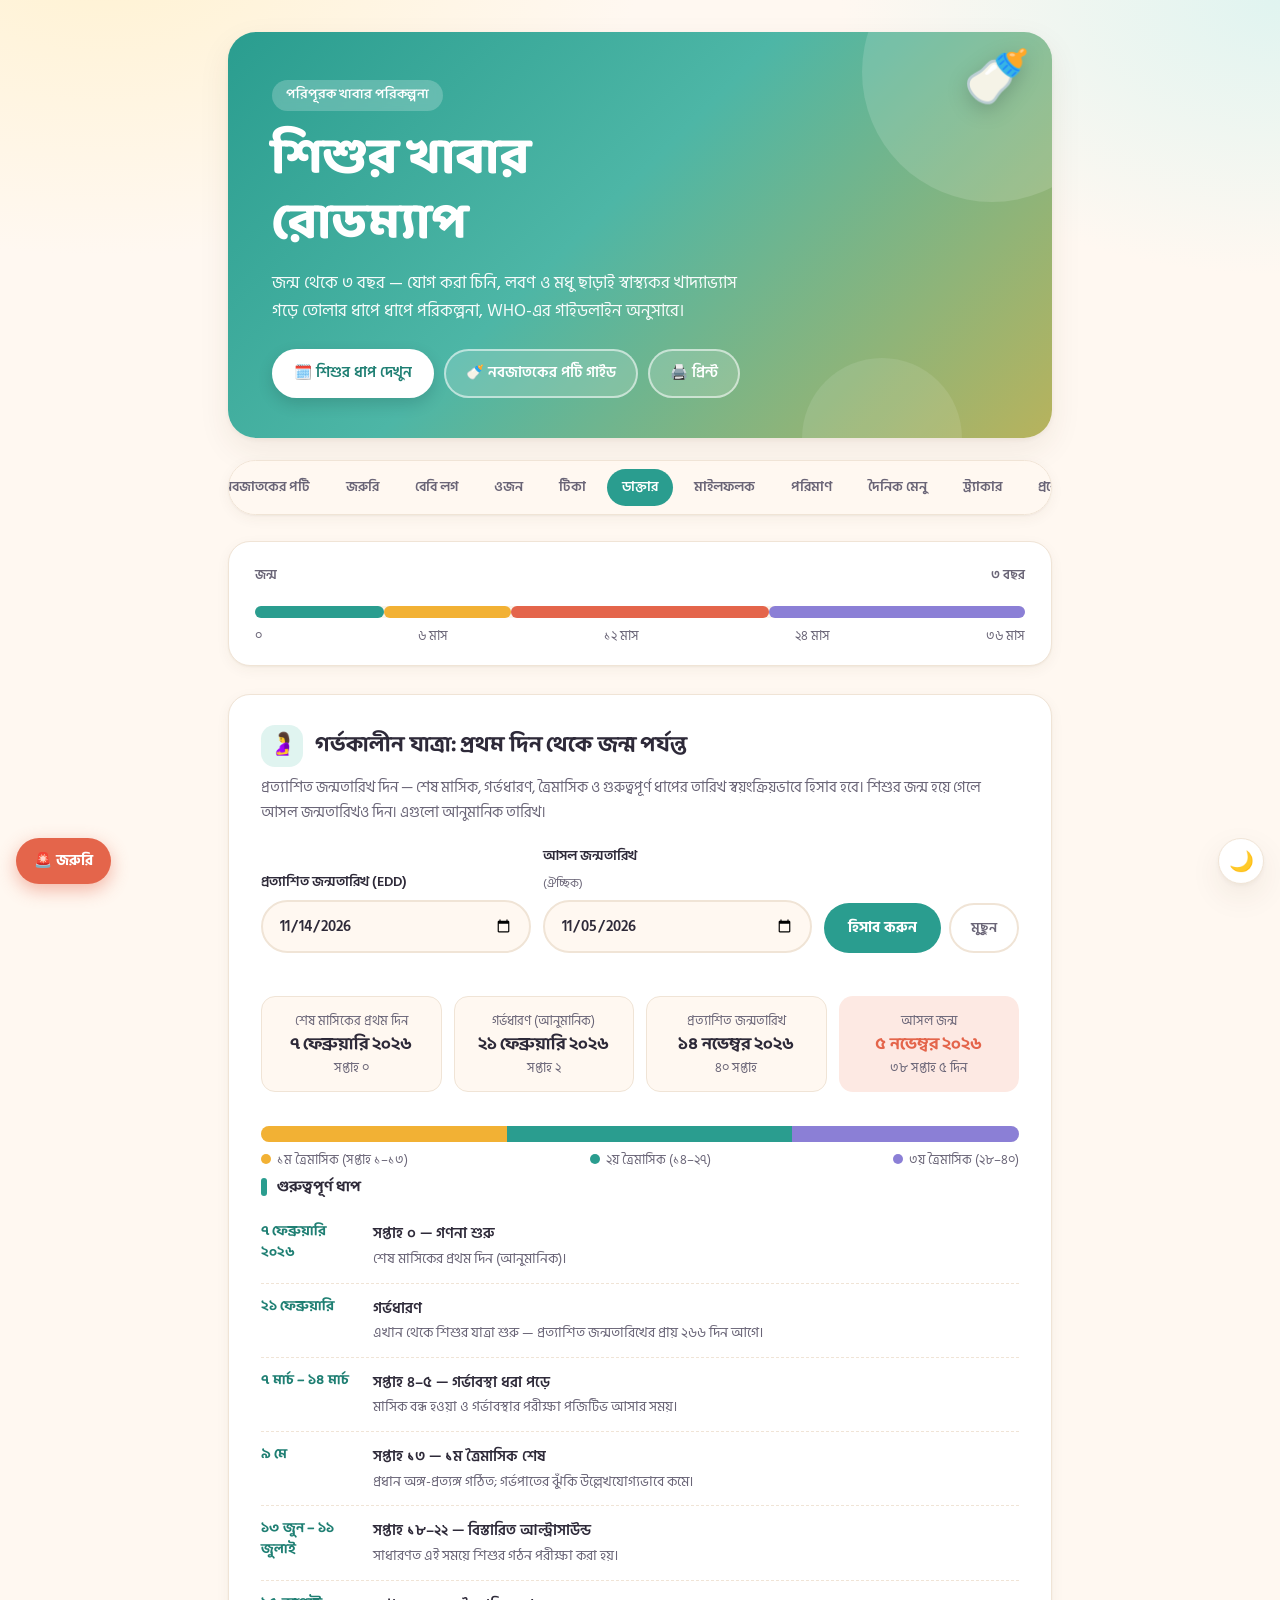
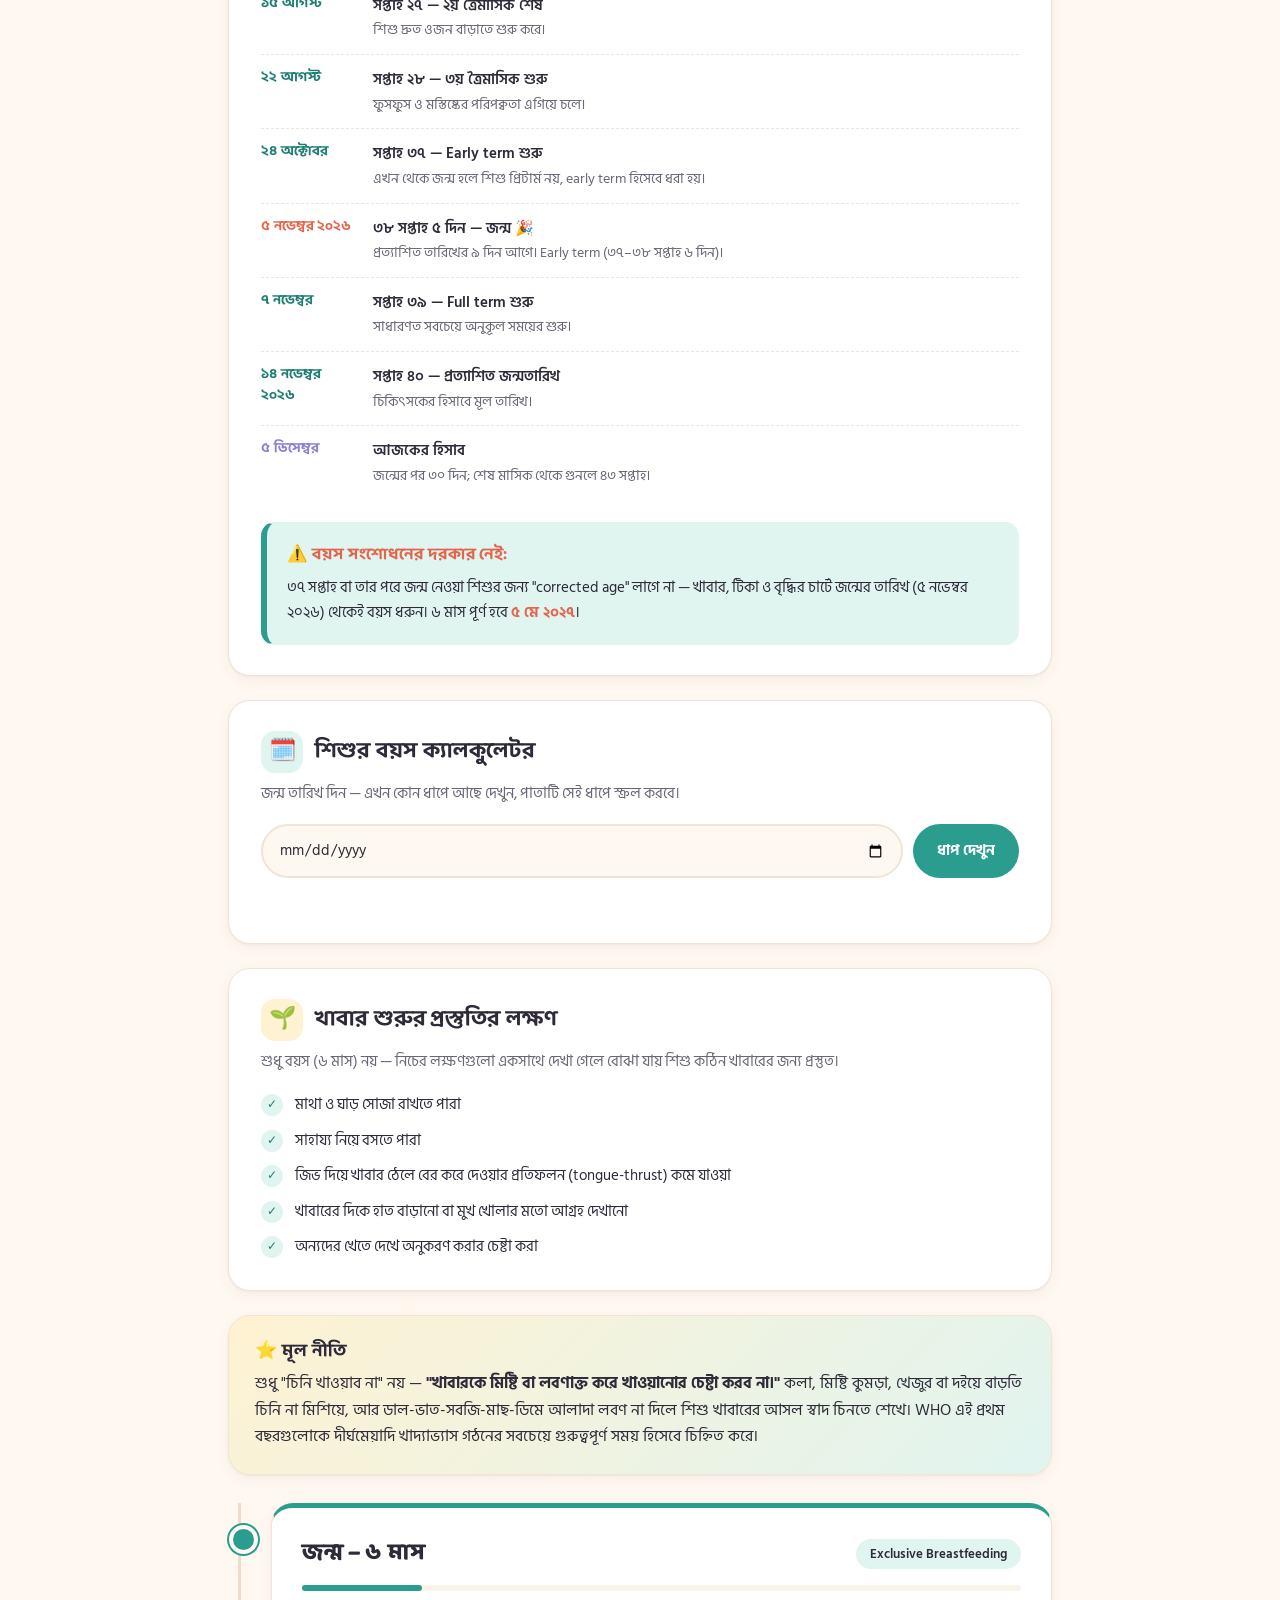
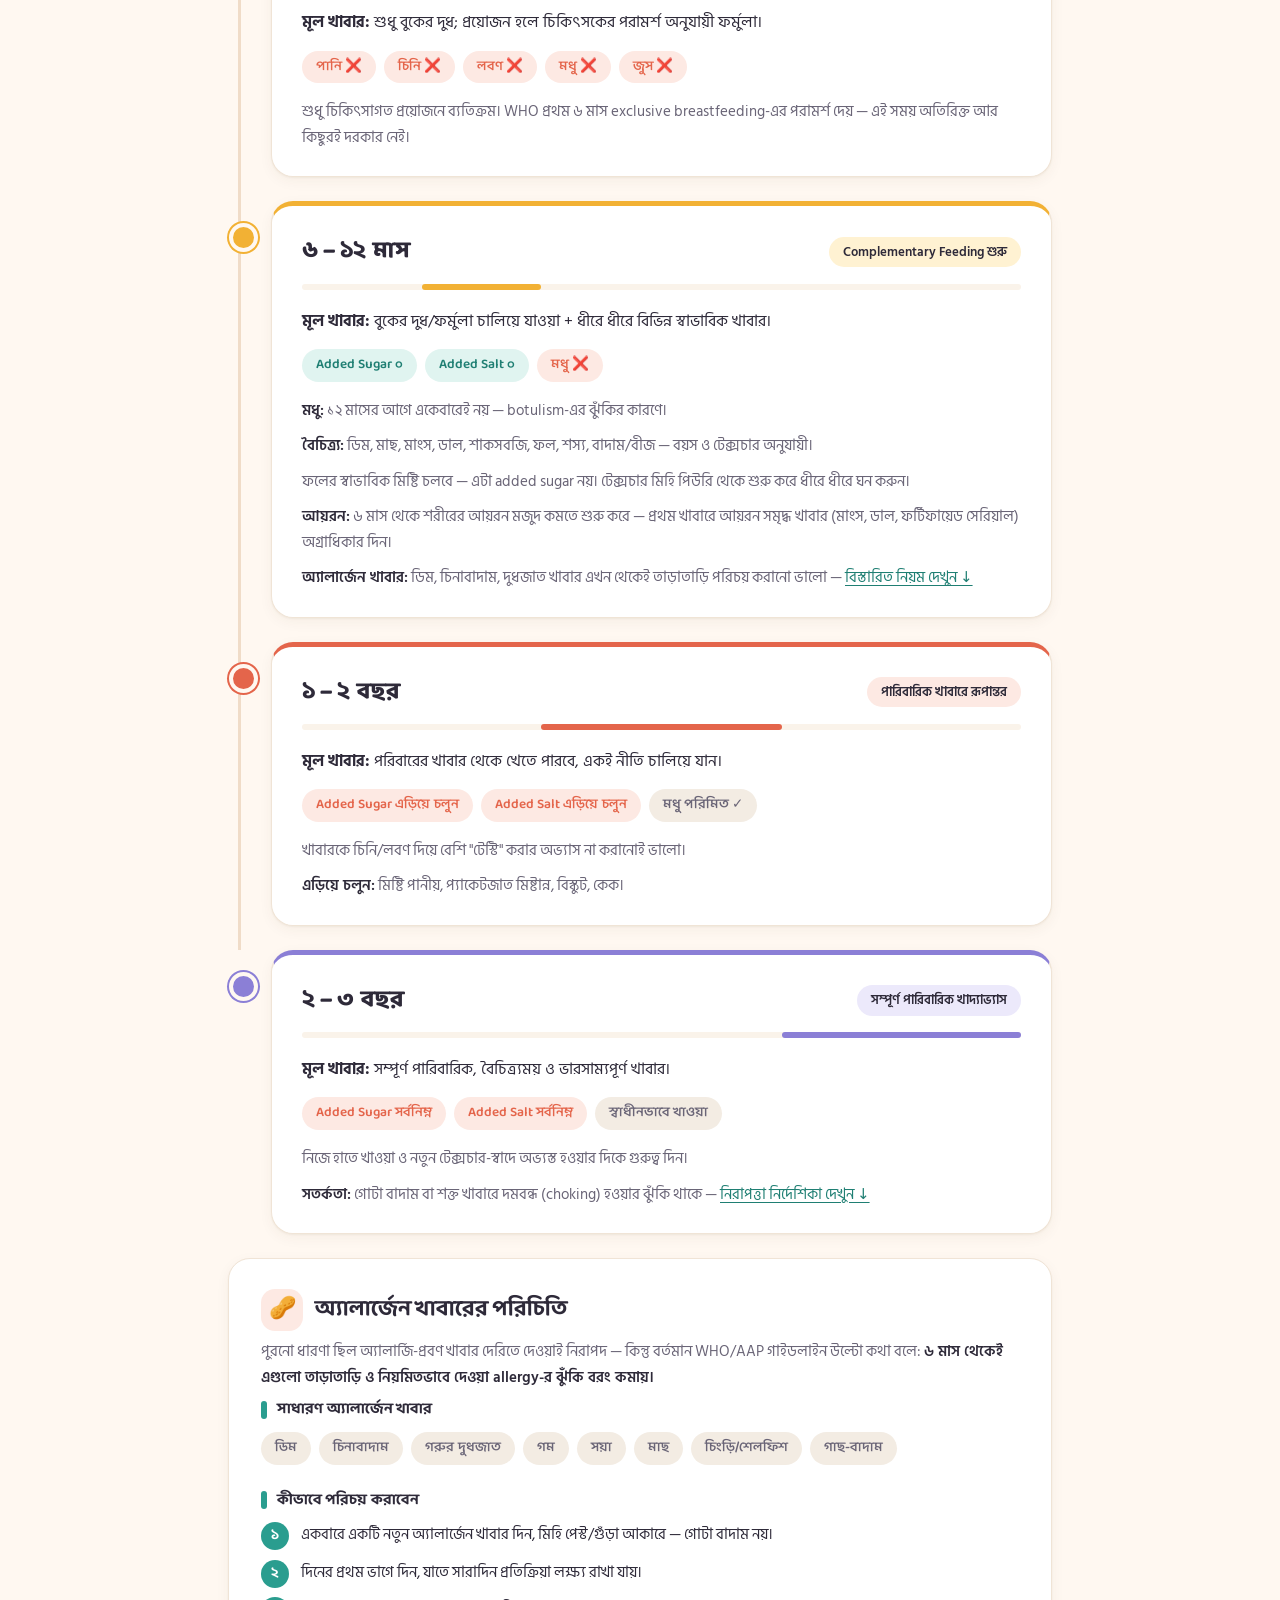
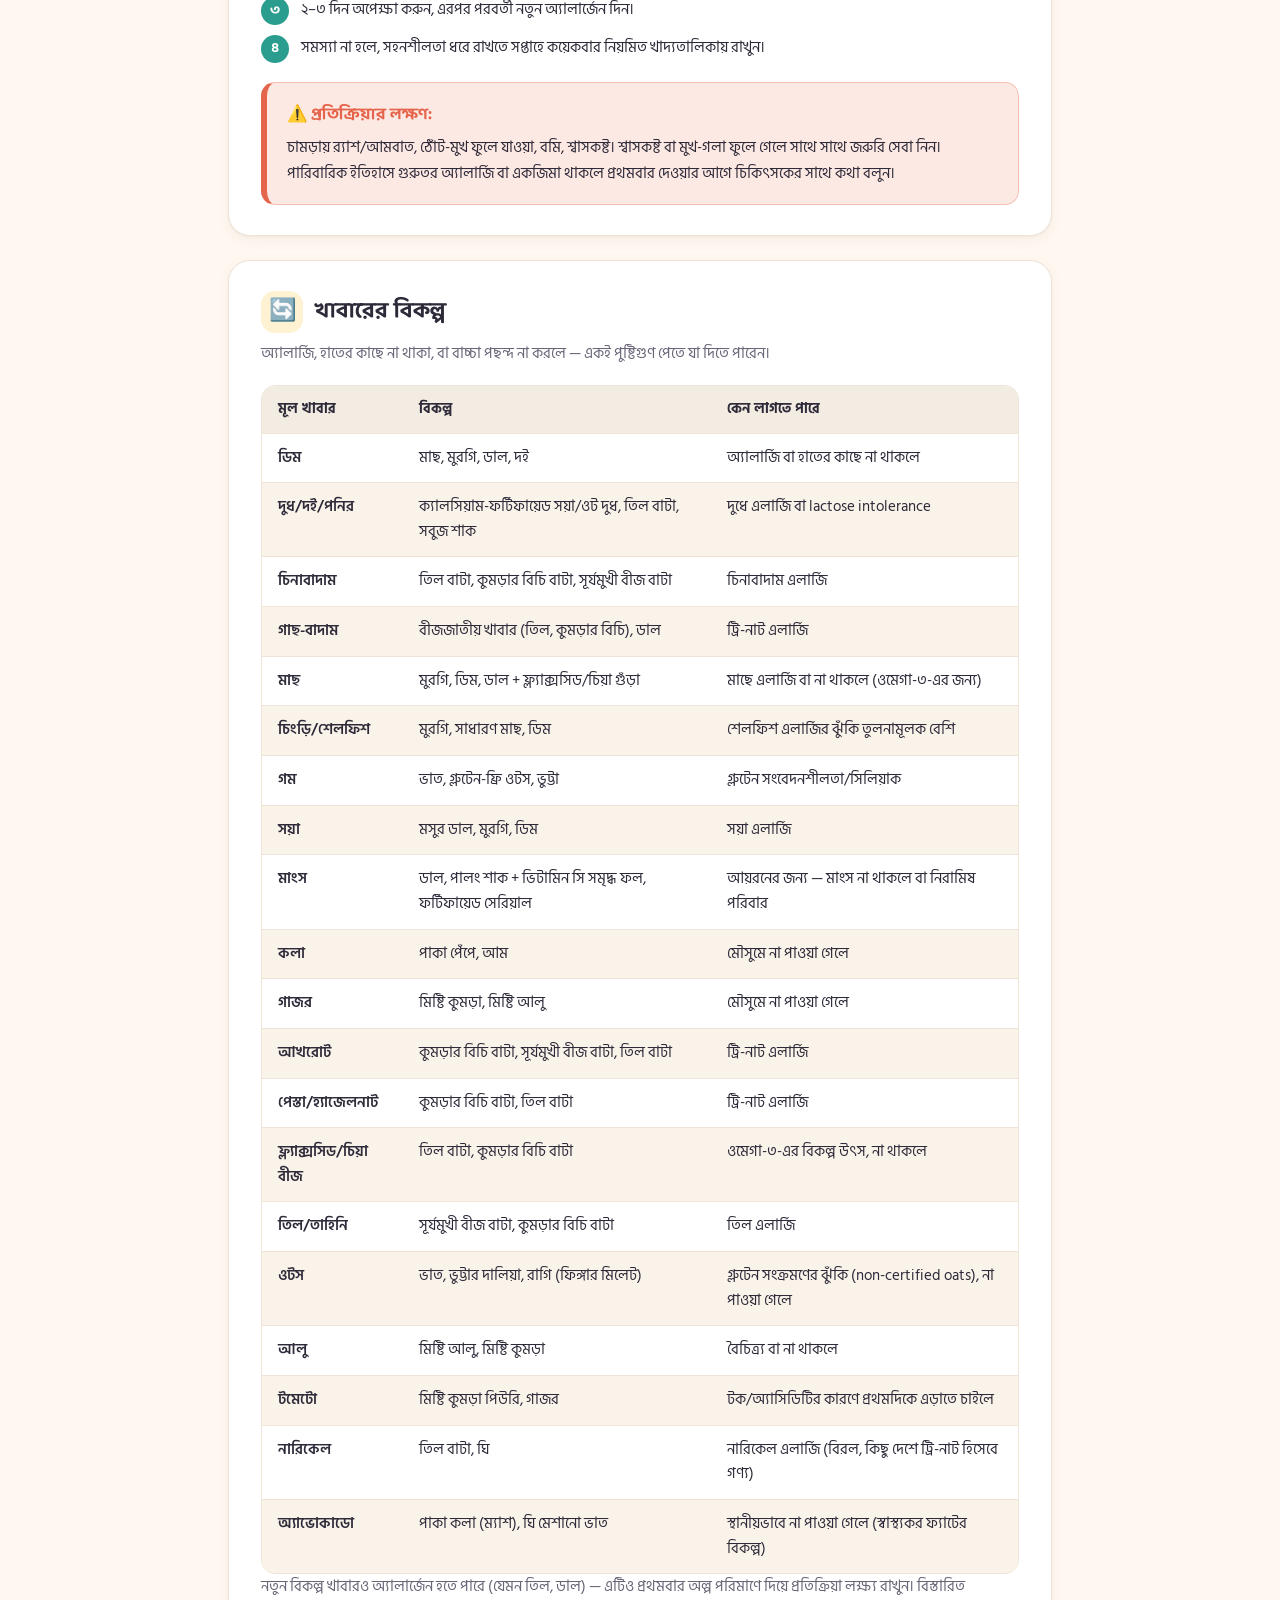
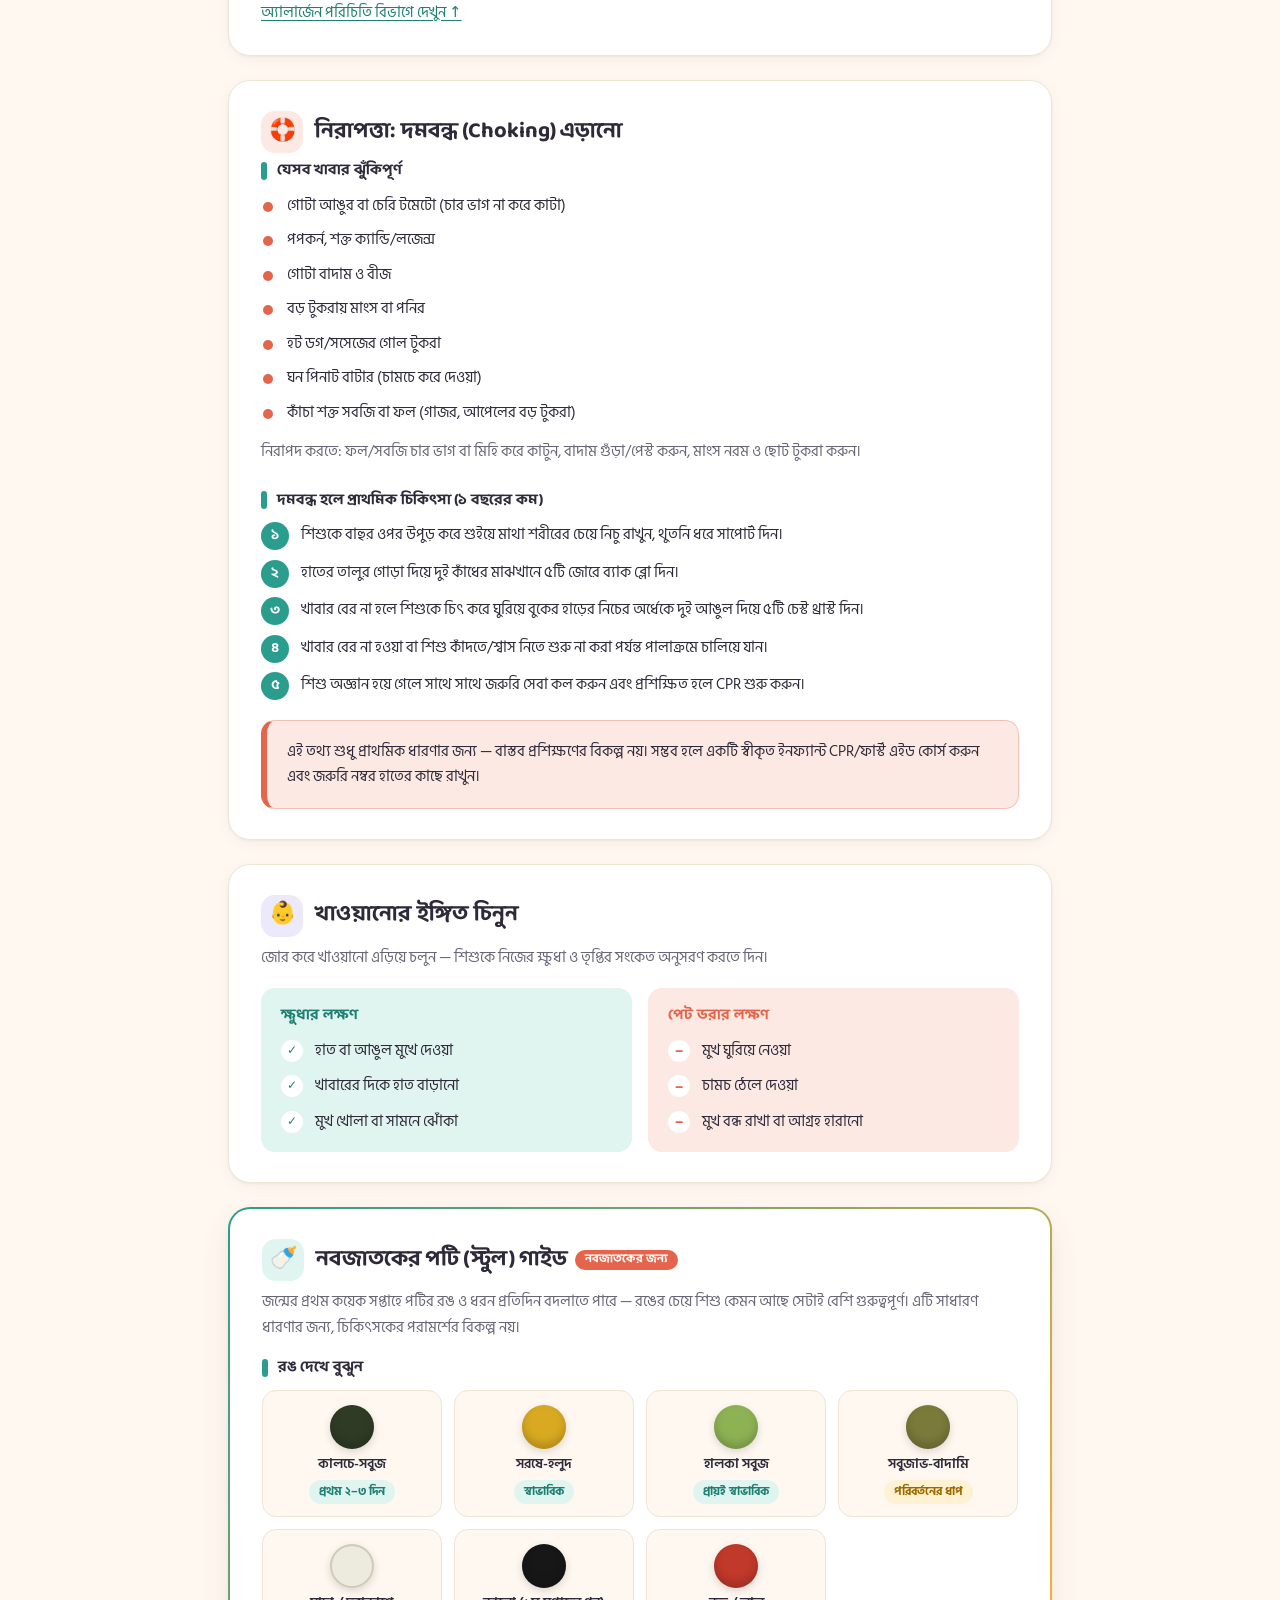
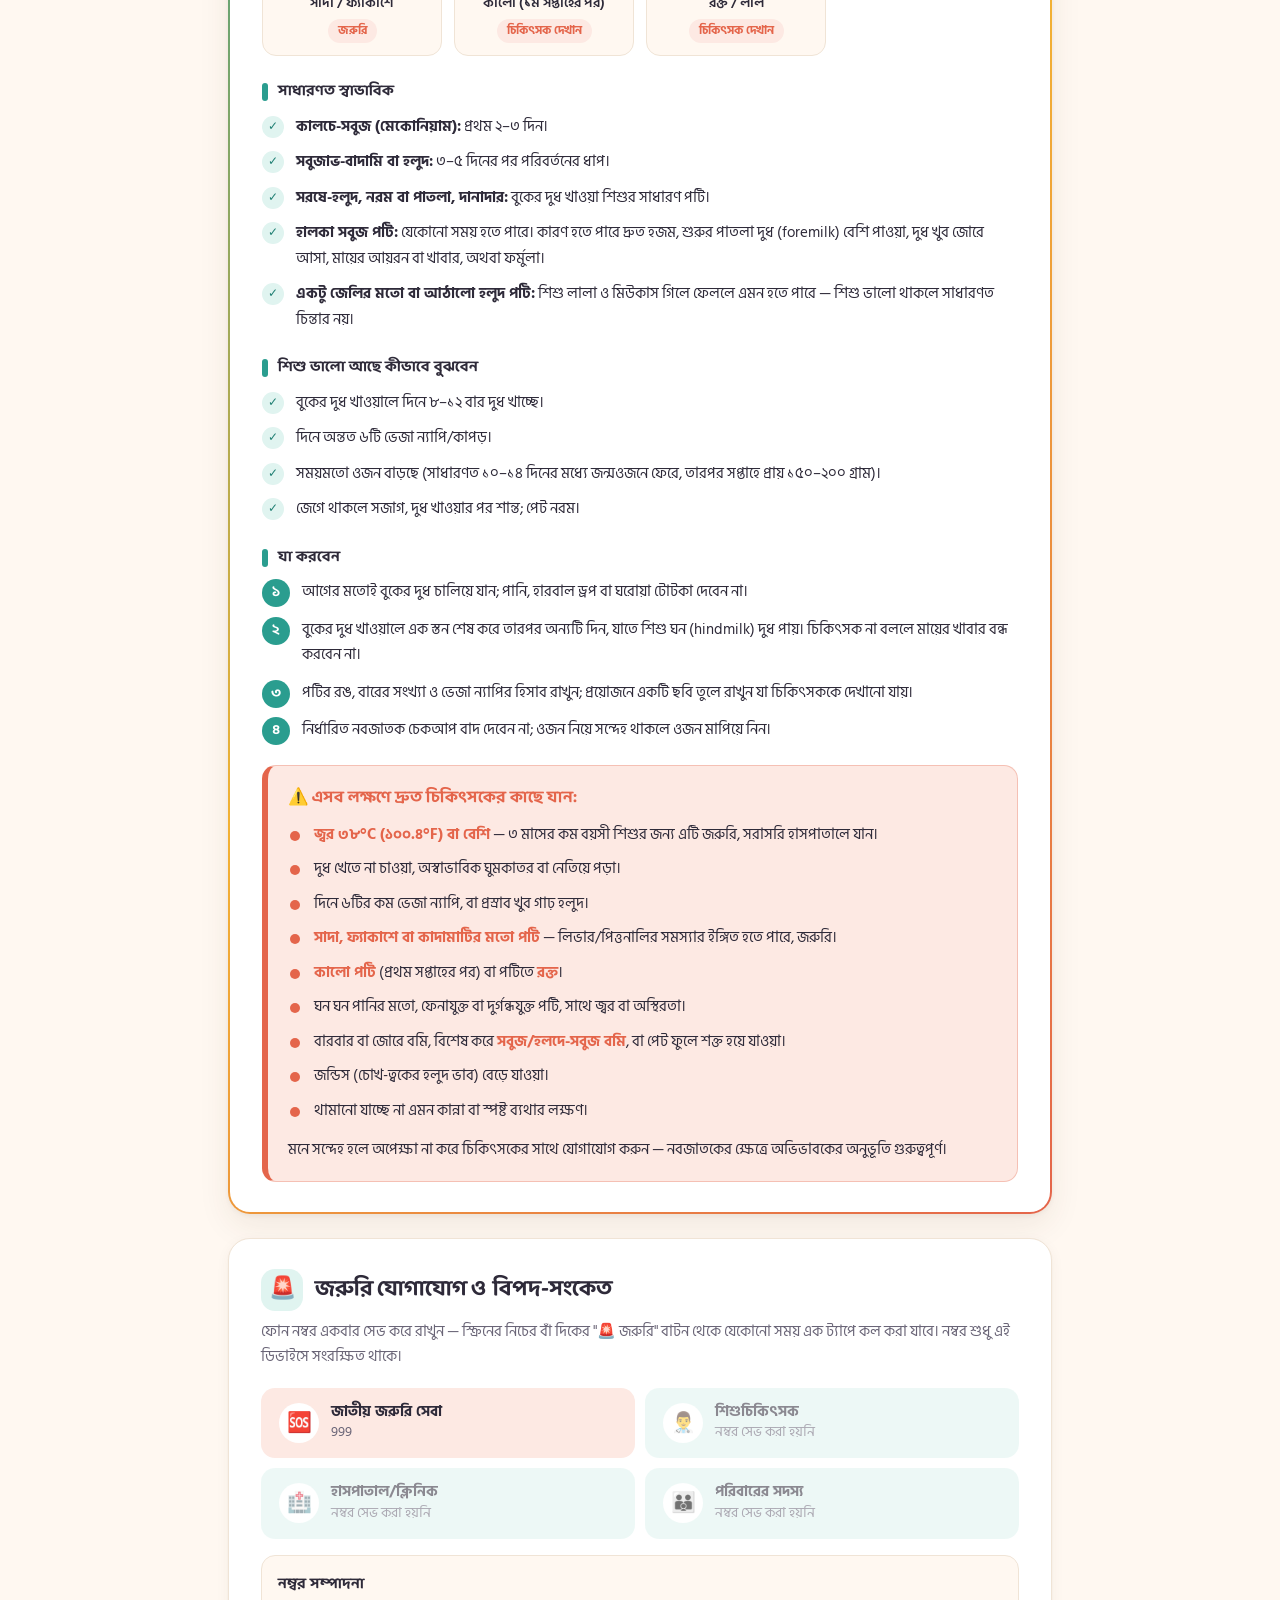
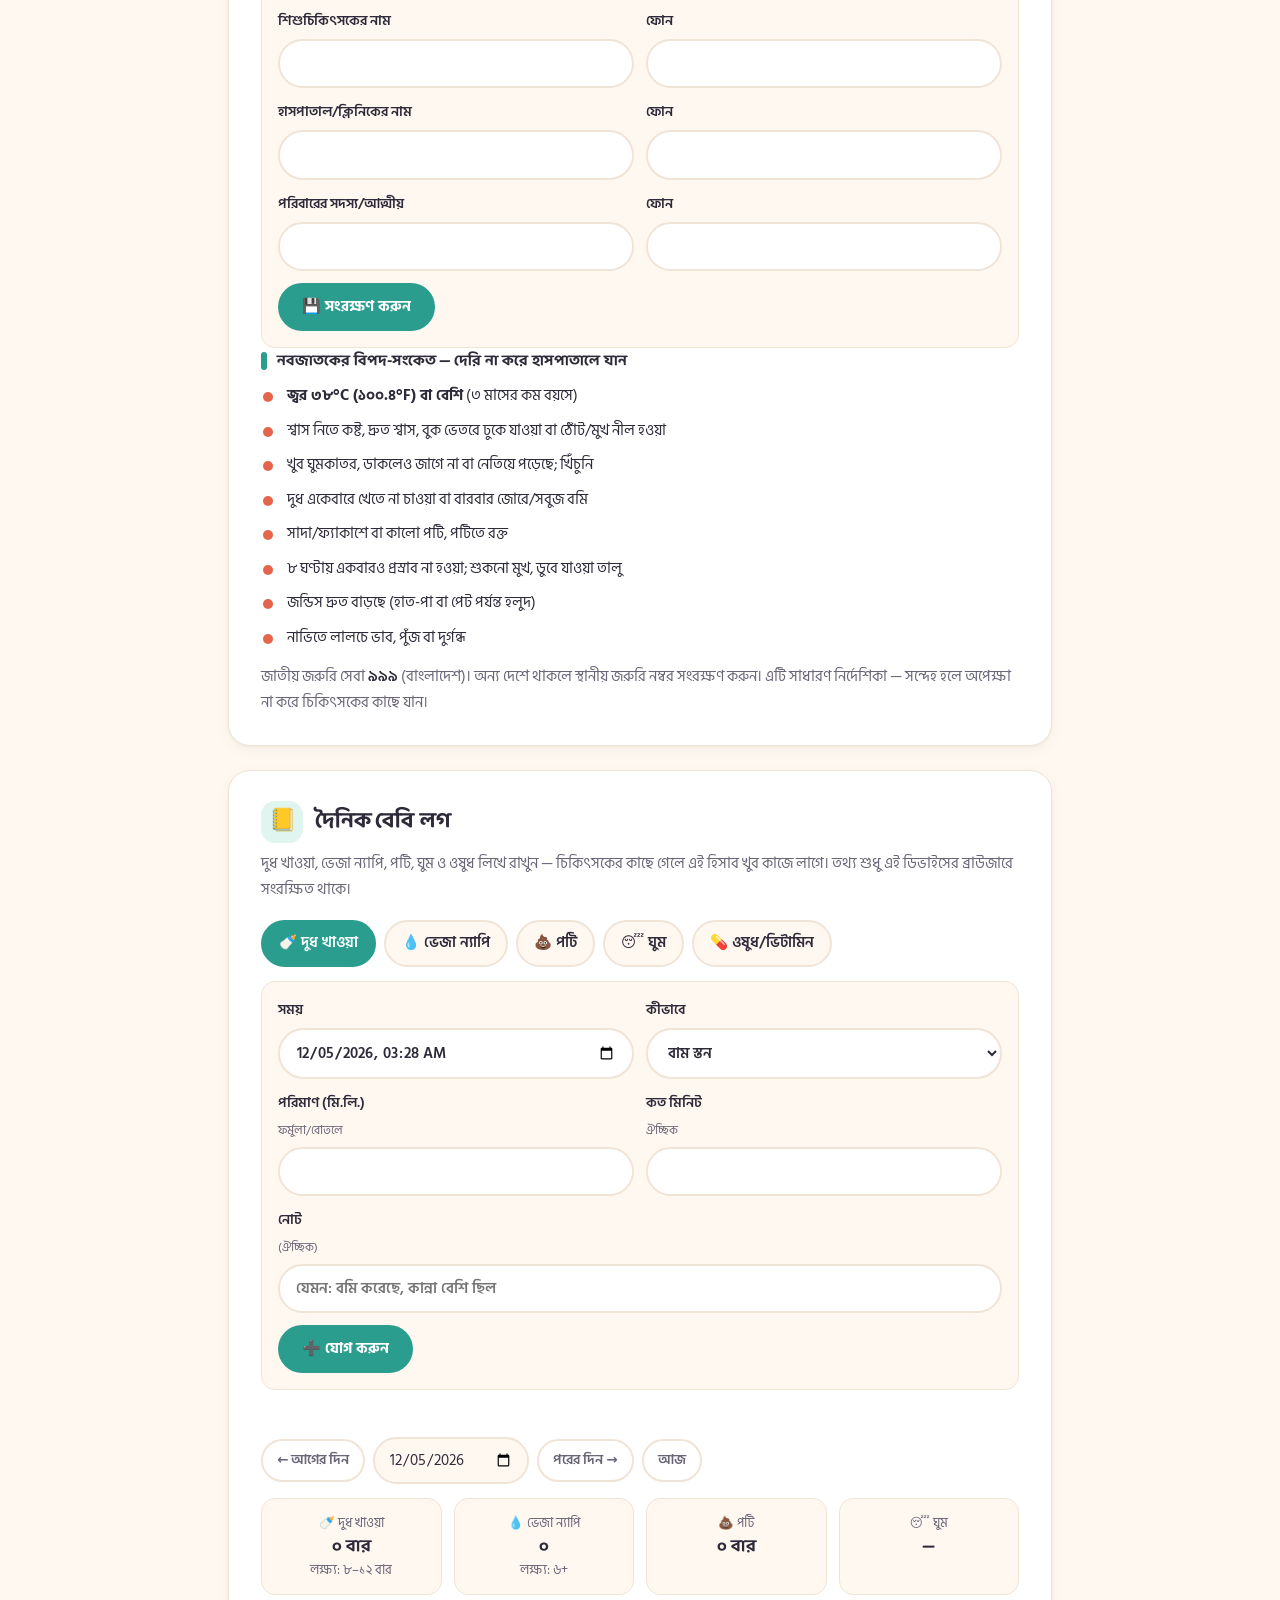
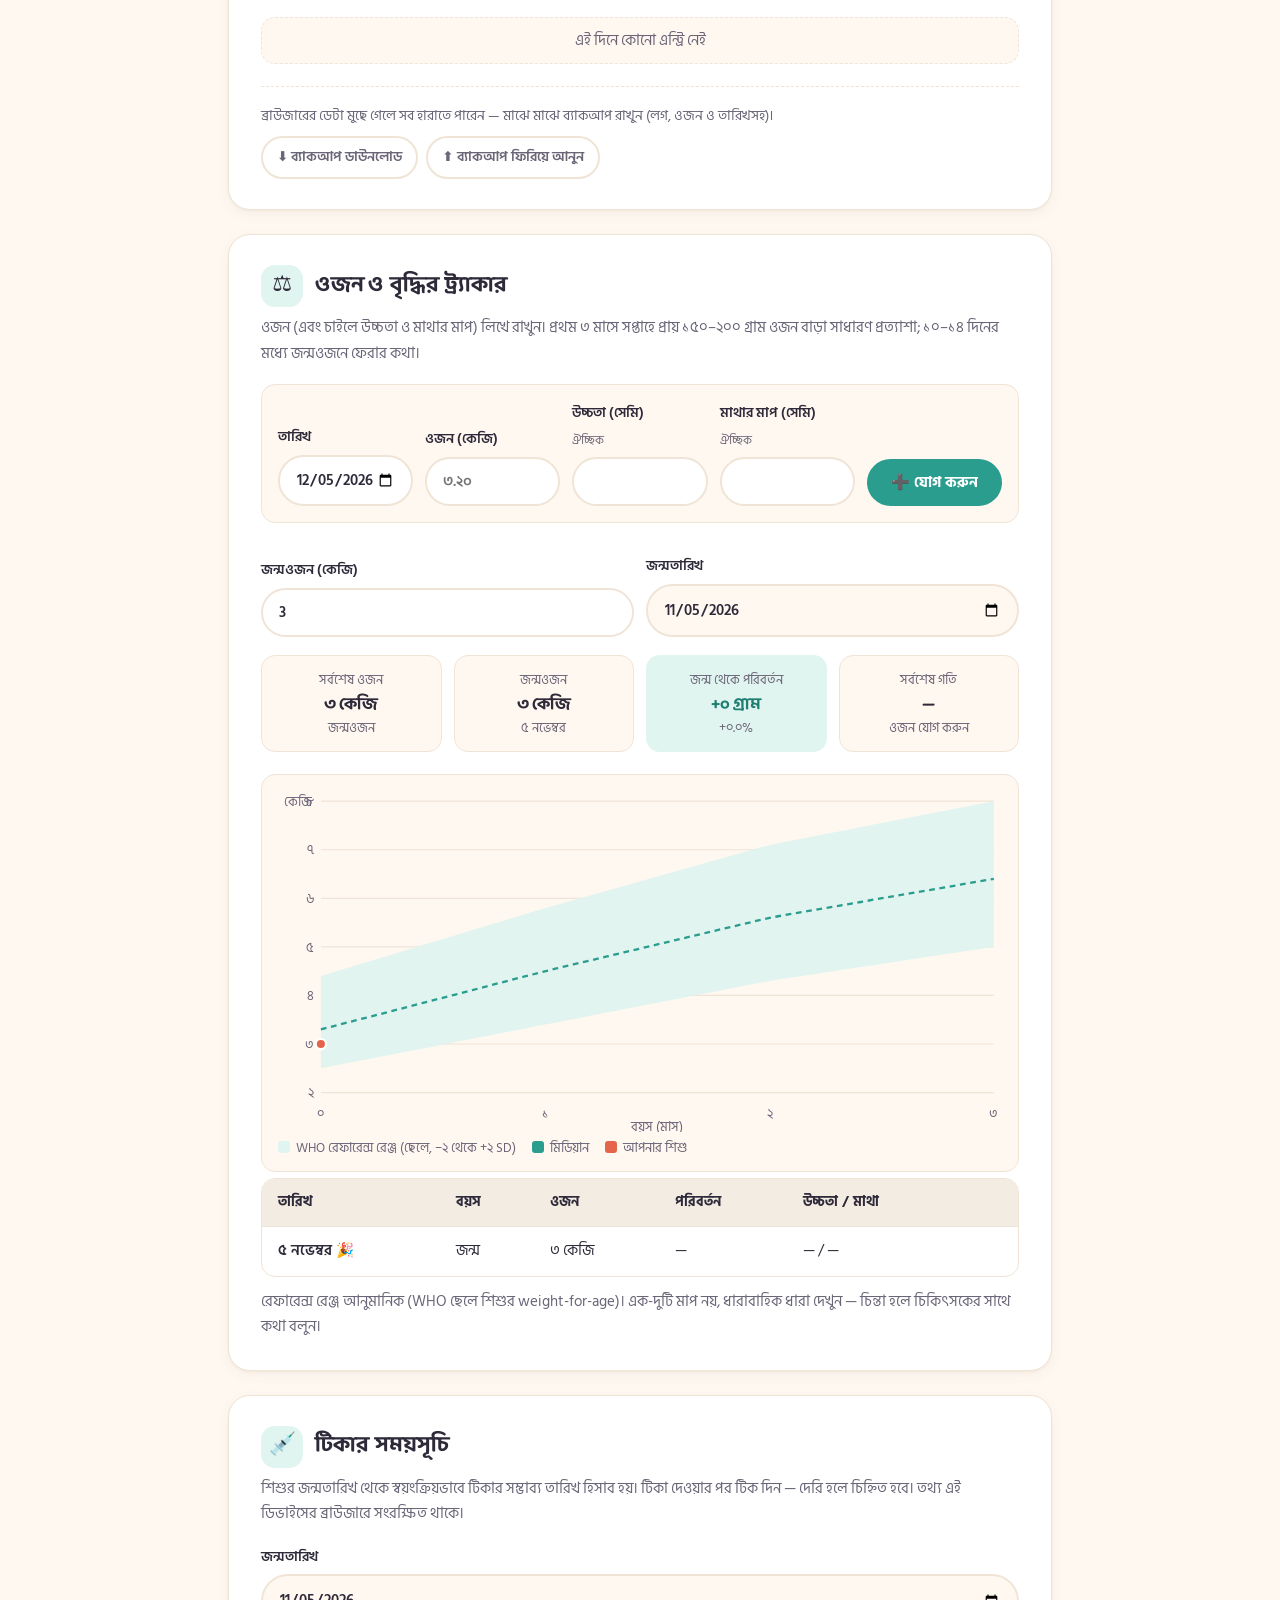
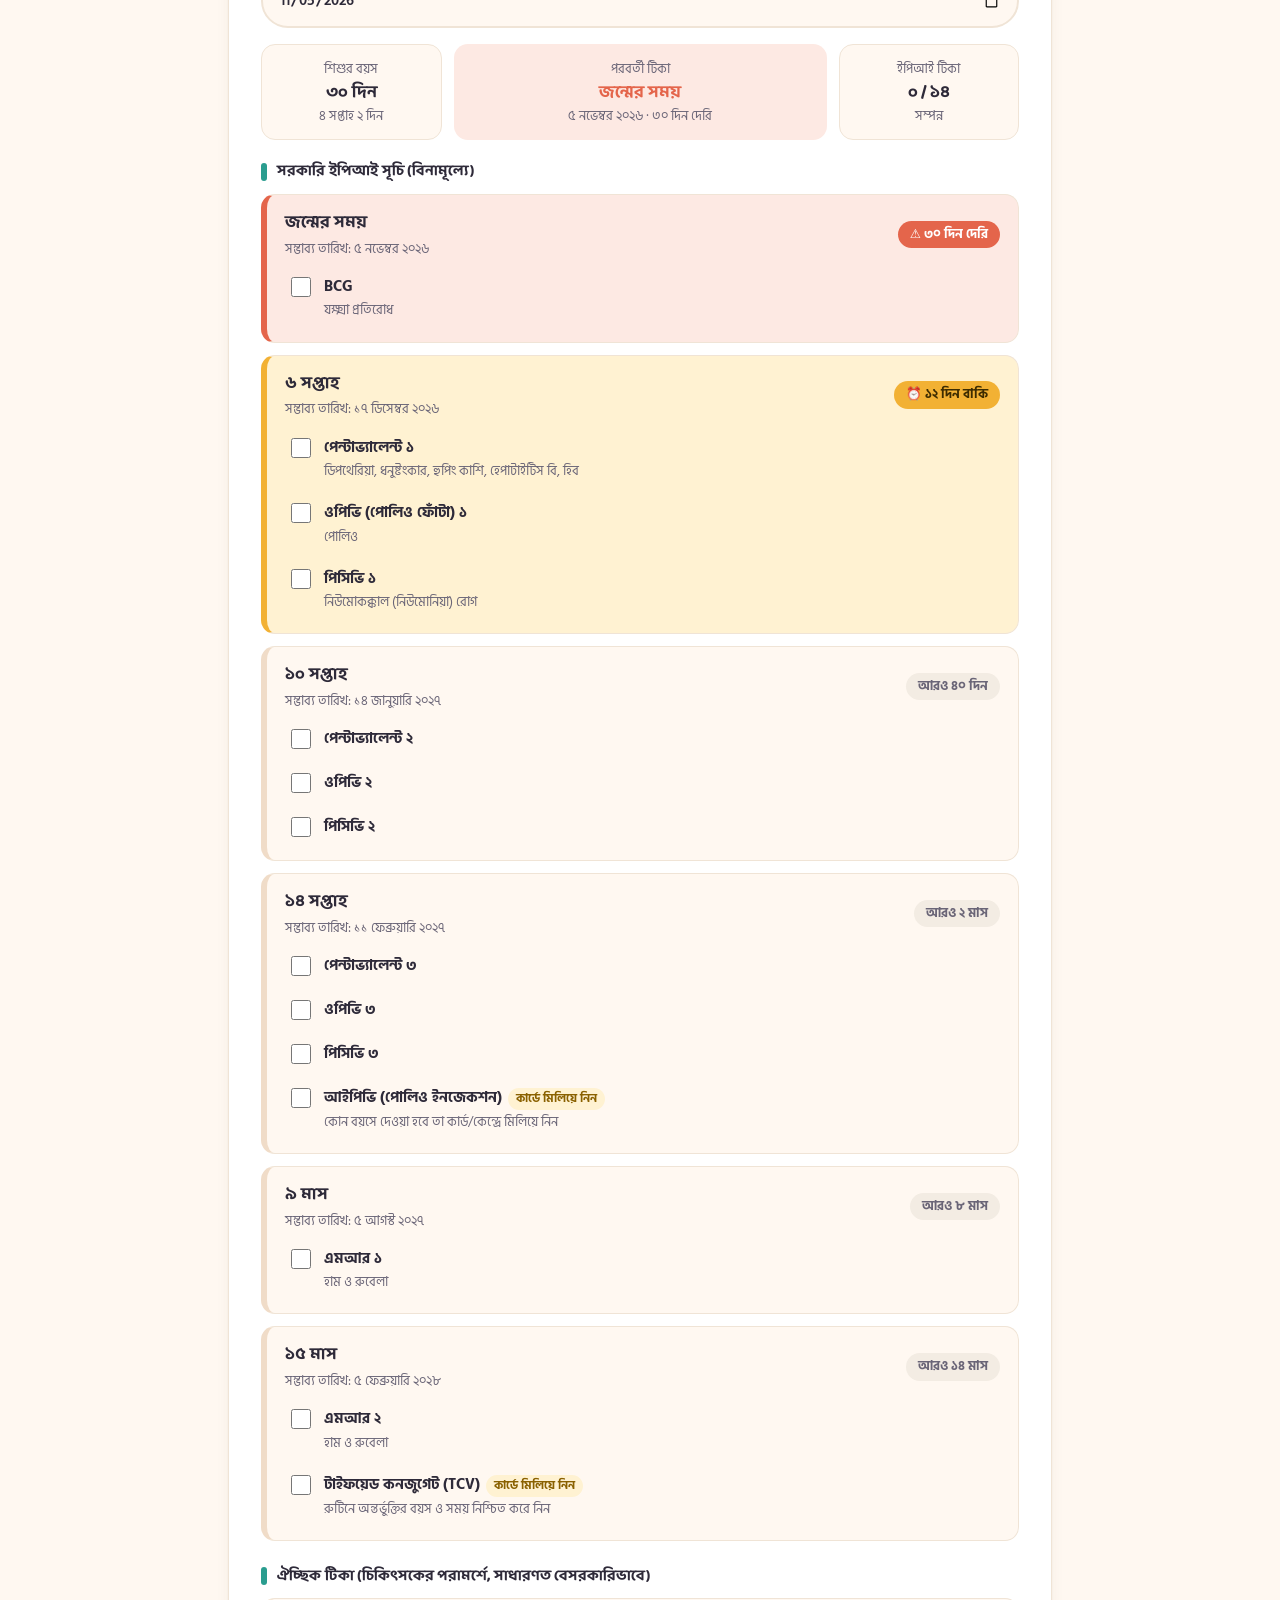
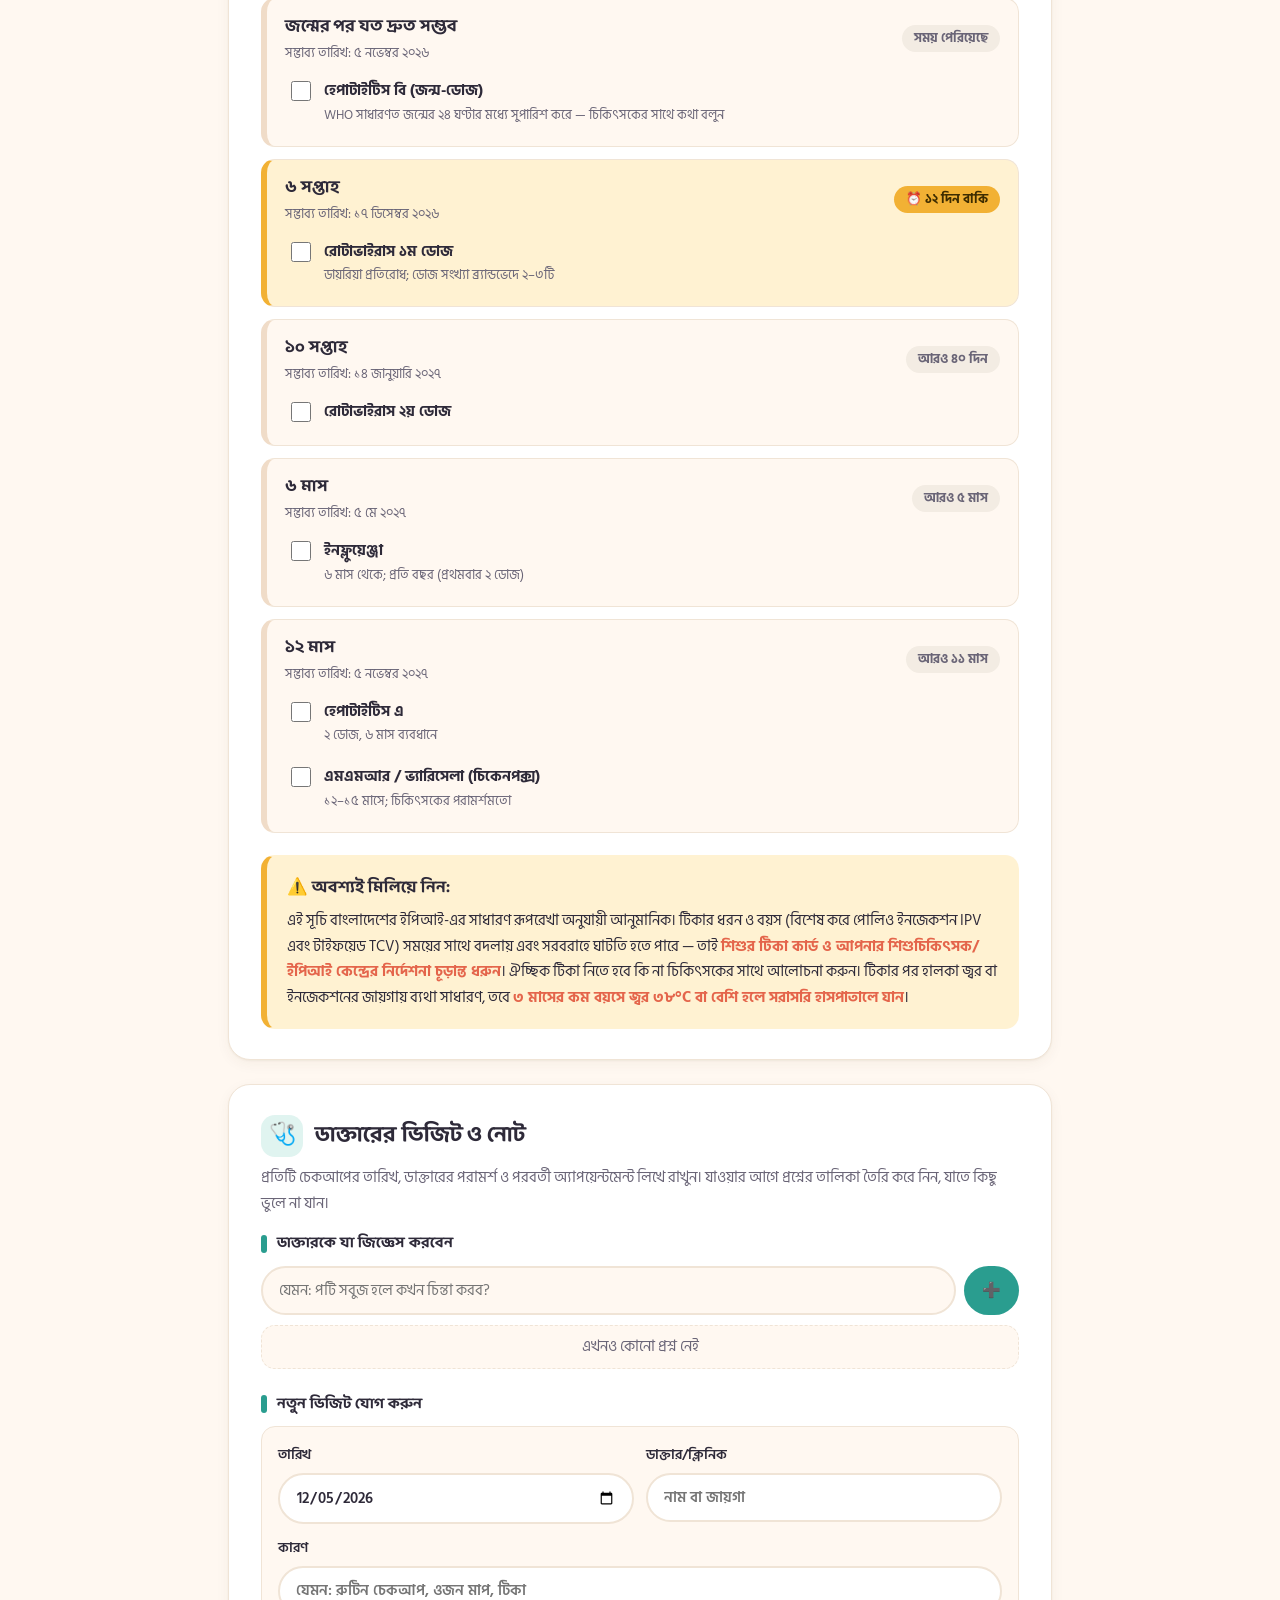
<file: child-care/index.html>
<!doctype html>
<html lang="bn">
<head>
<meta charset="UTF-8">
<meta name="viewport" content="width=device-width, initial-scale=1.0">
<title>শিশুর খাবার রোডম্যাপ</title>
<link rel="manifest" href="manifest.webmanifest">
<meta name="theme-color" content="#2A9D8F">
<meta name="mobile-web-app-capable" content="yes">
<meta name="apple-mobile-web-app-capable" content="yes">
<meta name="apple-mobile-web-app-title" content="শিশুর যত্ন">
<meta name="apple-mobile-web-app-status-bar-style" content="default">
<link rel="apple-touch-icon" href="apple-touch-icon.png">
<link rel="icon" type="image/png" href="icon-192.png">
<link rel="preconnect" href="https://fonts.googleapis.com">
<link rel="stylesheet" href="https://fonts.googleapis.com/css2?family=Baloo+Da+2:wght@500;600;700;800&family=Hind+Siliguri:wght@400;500;600;700&display=swap">
<style>
  /* ============ Design tokens ============ */
  :root{
    --bg:#FFF8F1;
    --bg-2:#FFEFE0;
    --surface:#FFFFFF;
    --surface-2:#FAF3EA;
    --ink:#2E2A39;
    --ink-soft:#6A6577;
    --line:#F0E4D6;

    --accent:#2A9D8F;          /* teal */
    --accent-strong:#1F7F73;
    --accent-tint:#E0F4F0;
    --accent-2:#E4654B;        /* coral */
    --accent-2-tint:#FDE9E3;
    --sun:#F2B134;
    --sun-tint:#FFF2D2;
    --lav:#8B7FD6;
    --lav-tint:#ECE9FB;
    --muted-tint:#F3ECE3;
    --rail:#F0DCC8;

    --shadow-sm:0 1px 2px rgba(80,50,20,.05),0 4px 14px rgba(80,50,20,.05);
    --shadow-md:0 2px 4px rgba(80,50,20,.05),0 12px 32px rgba(80,50,20,.08);
    --radius:22px;
    --radius-sm:14px;
    --glass:rgba(255,248,241,.82);
    color-scheme:light;
  }
  @media (prefers-color-scheme: dark){
    :root:not([data-theme="light"]){
      --bg:#14151B;
      --bg-2:#1B1C25;
      --surface:#1E2029;
      --surface-2:#252733;
      --ink:#F1EEF7;
      --ink-soft:#B0ABC0;
      --line:#2E3040;
      --accent:#5FD0C0;
      --accent-strong:#8DE3D6;
      --accent-tint:#1B3A39;
      --accent-2:#FF9A82;
      --accent-2-tint:#42241F;
      --sun:#F6C25E;
      --sun-tint:#3F3217;
      --lav:#B2A8F0;
      --lav-tint:#2C2850;
      --muted-tint:#2A2C39;
      --rail:#363849;
      --shadow-sm:0 1px 2px rgba(0,0,0,.3),0 4px 14px rgba(0,0,0,.25);
      --shadow-md:0 2px 4px rgba(0,0,0,.3),0 12px 32px rgba(0,0,0,.35);
      --glass:rgba(20,21,27,.82);
      color-scheme:dark;
    }
  }
  :root[data-theme="dark"]{
    --bg:#14151B;
    --bg-2:#1B1C25;
    --surface:#1E2029;
    --surface-2:#252733;
    --ink:#F1EEF7;
    --ink-soft:#B0ABC0;
    --line:#2E3040;
    --accent:#5FD0C0;
    --accent-strong:#8DE3D6;
    --accent-tint:#1B3A39;
    --accent-2:#FF9A82;
    --accent-2-tint:#42241F;
    --sun:#F6C25E;
    --sun-tint:#3F3217;
    --lav:#B2A8F0;
    --lav-tint:#2C2850;
    --muted-tint:#2A2C39;
    --rail:#363849;
    --shadow-sm:0 1px 2px rgba(0,0,0,.3),0 4px 14px rgba(0,0,0,.25);
    --shadow-md:0 2px 4px rgba(0,0,0,.3),0 12px 32px rgba(0,0,0,.35);
    --glass:rgba(20,21,27,.82);
    color-scheme:dark;
  }

  /* ============ Base ============ */
  *{box-sizing:border-box;}
  html{scroll-behavior:smooth;}
  html,body{margin:0;padding:0;}
  body{
    background:
      radial-gradient(900px 500px at 8% -5%,var(--sun-tint),transparent 60%),
      radial-gradient(800px 500px at 100% 0%,var(--accent-tint),transparent 55%),
      var(--bg);
    background-attachment:fixed;
    color:var(--ink);
    font-family:'Hind Siliguri','Noto Sans Bengali',system-ui,sans-serif;
    font-size:16px;
    line-height:1.7;
    -webkit-font-smoothing:antialiased;
  }
  h1,h2,h3,.eyebrow,.chip,.stage-age{
    font-family:'Baloo Da 2','Hind Siliguri',system-ui,sans-serif;
  }
  h1,h2,h3{text-wrap:balance;line-height:1.3;}
  a{color:var(--accent-strong);text-underline-offset:3px;}
  :focus-visible{outline:3px solid var(--accent);outline-offset:3px;border-radius:8px;}

  .page{max-width:880px;margin:0 auto;padding:20px 18px 96px;}
  @media(min-width:640px){.page{padding:32px 28px 120px;}}

  /* reading progress */
  .progress{position:fixed;inset:0 0 auto 0;height:4px;z-index:60;background:transparent;pointer-events:none;}
  .progress span{display:block;height:100%;width:0;background:linear-gradient(90deg,var(--accent),var(--sun),var(--accent-2));border-radius:0 4px 4px 0;}

  /* floating buttons */
  .fab{
    position:fixed;z-index:50;width:46px;height:46px;border-radius:50%;
    border:1px solid var(--line);background:var(--surface);color:var(--ink);
    box-shadow:var(--shadow-md);cursor:pointer;font-size:20px;line-height:1;
    display:grid;place-items:center;transition:transform .2s ease,opacity .2s ease;
  }
  .fab:hover{transform:translateY(-2px);}
  .theme-btn{right:16px;bottom:16px;}
  .top-btn{right:16px;bottom:70px;opacity:0;pointer-events:none;}
  .top-btn.show{opacity:1;pointer-events:auto;}

  /* ============ Hero ============ */
  .hero{
    position:relative;overflow:hidden;
    background:linear-gradient(135deg,var(--accent) 0%,#4DB6A6 45%,var(--sun) 130%);
    color:#fff;border-radius:28px;padding:34px 26px 28px;margin-bottom:22px;
    box-shadow:var(--shadow-md);
  }
  @media(min-width:640px){.hero{padding:48px 44px 40px;}}
  .hero::before,.hero::after{
    content:"";position:absolute;border-radius:50%;background:rgba(255,255,255,.14);pointer-events:none;
  }
  .hero::before{width:260px;height:260px;right:-70px;top:-90px;}
  .hero::after{width:160px;height:160px;right:90px;bottom:-80px;background:rgba(255,255,255,.1);}
  .hero-emoji{
    position:absolute;right:22px;top:20px;font-size:54px;line-height:1;
    filter:drop-shadow(0 6px 10px rgba(0,0,0,.18));animation:float 5s ease-in-out infinite;
  }
  @keyframes float{0%,100%{transform:translateY(0) rotate(-4deg)}50%{transform:translateY(-8px) rotate(4deg)}}
  @media(prefers-reduced-motion:reduce){.hero-emoji{animation:none}html{scroll-behavior:auto}}
  .eyebrow{
    display:inline-block;font-size:13.5px;font-weight:600;
    background:rgba(255,255,255,.22);color:#fff;padding:4px 14px;border-radius:99px;
    margin-bottom:16px;backdrop-filter:blur(4px);
  }
  h1{font-size:clamp(32px,6vw,50px);font-weight:800;margin:0 0 12px;color:#fff;max-width:14ch;}
  .subtitle{font-size:16.5px;color:rgba(255,255,255,.95);max-width:52ch;margin:0 0 24px;}
  .hero-actions{display:flex;flex-wrap:wrap;gap:10px;position:relative;z-index:1;}
  .btn{
    font:inherit;font-size:14.5px;font-weight:600;padding:10px 20px;border-radius:99px;
    border:2px solid transparent;cursor:pointer;text-decoration:none;display:inline-flex;align-items:center;gap:8px;
    transition:transform .15s ease,box-shadow .15s ease,background .15s ease;
  }
  .btn:hover{transform:translateY(-2px);}
  .btn-light{background:#fff;color:#1F7F73;box-shadow:0 6px 16px rgba(0,0,0,.14);}
  .btn-ghost{background:rgba(255,255,255,.16);color:#fff;border-color:rgba(255,255,255,.55);}
  .btn-ghost:hover{background:rgba(255,255,255,.28);}
  .print-btn{margin:0;}

  /* ============ Quick nav ============ */
  .quicknav{
    position:sticky;top:8px;z-index:40;display:flex;gap:6px;overflow-x:auto;scrollbar-width:none;
    padding:8px;margin:0 0 26px;border-radius:99px;
    background:var(--glass);backdrop-filter:blur(14px);-webkit-backdrop-filter:blur(14px);
    border:1px solid var(--line);box-shadow:var(--shadow-sm);
  }
  .quicknav::-webkit-scrollbar{display:none;}
  .quicknav a{
    flex:none;font-size:13.5px;font-weight:600;padding:7px 15px;border-radius:99px;
    color:var(--ink-soft);text-decoration:none;white-space:nowrap;transition:background .2s,color .2s;
  }
  .quicknav a:hover{background:var(--muted-tint);color:var(--ink);}
  .quicknav a.active{background:var(--accent);color:#fff;}
  :root[data-theme="dark"] .quicknav a.active{color:#0F2B28;}
  @media (prefers-color-scheme: dark){:root:not([data-theme="light"]) .quicknav a.active{color:#0F2B28;}}

  /* ============ Overview ============ */
  .overview{
    background:var(--surface);border:1px solid var(--line);
    border-radius:var(--radius);padding:22px 26px 18px;margin-bottom:28px;box-shadow:var(--shadow-sm);
  }
  .overview-track{position:relative;height:12px;border-radius:99px;background:var(--surface-2);margin:20px 0 8px;}
  .overview-seg{position:absolute;top:0;height:100%;border-radius:99px;background:var(--accent);opacity:.9;}
  .overview-seg:nth-child(2){background:var(--sun);}
  .overview-seg:nth-child(3){background:var(--accent-2);}
  .overview-seg:nth-child(4){background:var(--lav);}
  .overview-seg{opacity:1 !important;}
  .overview-ticks{display:flex;justify-content:space-between;font-size:12.5px;color:var(--ink-soft);}
  .overview-labels{display:flex;justify-content:space-between;font-size:13px;font-weight:600;color:var(--ink-soft);margin-bottom:2px;}

  /* ============ Cards ============ */
  .tool-card,.recipe{
    position:relative;background:var(--surface);border:1px solid var(--line);
    border-radius:var(--radius);padding:24px 22px;margin:0 0 24px;
    box-shadow:var(--shadow-sm);scroll-margin-top:86px;
  }
  @media(min-width:640px){.tool-card,.recipe{padding:30px 32px;}}
  .tool-card h2,.recipe h2{
    display:flex;align-items:center;gap:12px;
    font-size:22px;font-weight:700;margin:0 0 8px;color:var(--ink);
  }
  .h-ico{
    flex:none;width:42px;height:42px;border-radius:14px;display:grid;place-items:center;
    font-size:22px;background:var(--accent-tint);
  }
  #readiness .h-ico,#alternatives .h-ico,#portions .h-ico,#faq .h-ico{background:var(--sun-tint);}
  #safety .h-ico,#allergens .h-ico{background:var(--accent-2-tint);}
  #feeding-cues .h-ico,#tracker .h-ico,#meal-plan .h-ico{background:var(--lav-tint);}
  .tool-desc{font-size:15px;color:var(--ink-soft);margin:0 0 18px;}
  .sub-head{
    font-size:15px;font-weight:700;color:var(--ink);margin:26px 0 12px;
    display:flex;align-items:center;gap:10px;
  }
  .sub-head::before{content:"";width:6px;height:18px;border-radius:99px;background:var(--accent);flex:none;}
  .sub-head:first-of-type{margin-top:4px;}

  .tool-card.featured{
    border:2px solid transparent;
    background:
      linear-gradient(var(--surface),var(--surface)) padding-box,
      linear-gradient(135deg,var(--accent),var(--sun),var(--accent-2)) border-box;
    box-shadow:var(--shadow-md);
  }
  .badge-now{
    display:inline-block;font-family:'Baloo Da 2',sans-serif;font-size:12px;font-weight:700;
    padding:2px 10px;border-radius:99px;background:var(--accent-2);color:#fff;margin-inline-start:4px;
    vertical-align:middle;
  }

  /* golden rule */
  .golden-rule{
    position:relative;background:linear-gradient(135deg,var(--sun-tint),var(--accent-tint));
    border:1px solid var(--line);border-radius:var(--radius);padding:24px 26px 24px 26px;margin:0 0 28px;
    box-shadow:var(--shadow-sm);
  }
  .golden-rule h2{font-size:18px;font-weight:700;color:var(--ink);margin:0 0 8px;display:flex;align-items:center;gap:8px;}
  .golden-rule p{margin:0;font-size:15.5px;color:var(--ink);}

  /* age calculator */
  .age-form{display:flex;gap:10px;flex-wrap:wrap;}
  .age-form input[type=date]{
    font:inherit;font-size:15px;padding:11px 16px;border-radius:99px;flex:1 1 180px;min-width:0;
    border:2px solid var(--line);background:var(--bg);color:var(--ink);
  }
  .age-form input[type=date]:focus{border-color:var(--accent);outline:none;}
  .age-form button{
    font:inherit;font-weight:700;font-size:15px;padding:11px 24px;border-radius:99px;border:none;
    background:var(--accent);color:#fff;cursor:pointer;transition:transform .15s,background .15s;
  }
  .age-form button:hover{transform:translateY(-2px);background:var(--accent-strong);}
  :root[data-theme="dark"] .age-form button{color:#0F2B28;}
  @media (prefers-color-scheme: dark){:root:not([data-theme="light"]) .age-form button{color:#0F2B28;}}
  .age-result{margin:14px 0 0;font-size:15px;color:var(--ink);min-height:1.4em;}
  .age-result:not(:empty){background:var(--accent-tint);padding:12px 16px;border-radius:var(--radius-sm);font-weight:500;}

  /* sign lists */
  .sign-list{list-style:none;margin:0;padding:0;display:flex;flex-direction:column;gap:10px;}
  .sign-list li{font-size:15px;padding-inline-start:34px;position:relative;}
  .sign-list li::before{
    content:"✓";position:absolute;left:0;top:2px;width:22px;height:22px;border-radius:50%;
    background:var(--accent-tint);color:var(--accent-strong);font-weight:700;font-size:12px;
    display:grid;place-items:center;line-height:1;
  }
  [dir="rtl"] .sign-list li::before{left:auto;right:0;}
  .sign-list.full li::before{content:"–";background:var(--accent-2-tint);color:var(--accent-2);font-size:15px;}

  /* ============ Timeline ============ */
  .timeline{position:relative;margin-bottom:24px;}
  .stage{
    --c:var(--accent);--ct:var(--accent-tint);
    position:relative;padding-inline-start:30px;padding-bottom:24px;
    border-inline-start:3px solid var(--rail);margin-inline-start:10px;
  }
  .stage:nth-of-type(2){--c:var(--sun);--ct:var(--sun-tint);}
  .stage:nth-of-type(3){--c:var(--accent-2);--ct:var(--accent-2-tint);}
  .stage:nth-of-type(4){--c:var(--lav);--ct:var(--lav-tint);}
  .stage:last-of-type{border-inline-start-color:transparent;padding-bottom:0;}
  .stage::before{
    content:"";position:absolute;left:-12px;top:22px;width:21px;height:21px;border-radius:50%;
    background:var(--c);border:4px solid var(--bg);box-shadow:0 0 0 2px var(--c);
  }
  [dir="rtl"] .stage::before{left:auto;right:-12px;}
  .stage-card{
    background:var(--surface);border:1px solid var(--line);border-top:5px solid var(--c);
    border-radius:var(--radius);padding:22px 22px;scroll-margin-top:90px;box-shadow:var(--shadow-sm);
    transition:box-shadow .3s ease,transform .3s ease;
  }
  @media(min-width:640px){.stage-card{padding:26px 30px;}}
  .stage-card.highlight{box-shadow:0 0 0 4px var(--ct),var(--shadow-md);transform:translateY(-2px);}
  .stage-head{display:flex;align-items:center;justify-content:space-between;flex-wrap:wrap;gap:8px 16px;margin-bottom:12px;}
  .stage-age{font-size:23px;font-weight:800;color:var(--ink);}
  .stage-months{font-size:13px;font-weight:600;color:var(--ink);background:var(--ct);padding:4px 14px;border-radius:99px;}
  .stage-locator{position:relative;height:6px;border-radius:99px;background:var(--surface-2);margin-bottom:18px;}
  .stage-locator span{position:absolute;top:0;height:100%;border-radius:99px;background:var(--c);}
  .stage-main{font-size:16px;margin:0 0 14px;color:var(--ink);}
  .stage-main strong{color:var(--ink);}

  .chip-row{display:flex;flex-wrap:wrap;gap:8px;margin-bottom:16px;}
  .chip{font-size:13.5px;font-weight:600;padding:5px 14px;border-radius:99px;white-space:nowrap;}
  .chip.ok{background:var(--accent-tint);color:var(--accent-strong);}
  .chip.avoid{background:var(--accent-2-tint);color:var(--accent-2);}
  .chip.neutral{background:var(--muted-tint);color:var(--ink-soft);}

  .stage-detail{font-size:15px;color:var(--ink-soft);margin:0 0 10px;}
  .stage-detail:last-child{margin-bottom:0;}
  .stage-detail strong{color:var(--ink);font-weight:600;}

  /* step lists & alerts */
  .step-list{margin:0;padding:0;list-style:none;counter-reset:s;display:flex;flex-direction:column;gap:12px;font-size:15px;color:var(--ink);}
  .step-list li{counter-increment:s;position:relative;padding-inline-start:40px;}
  .step-list li::before{
    content:counter(s,bengali);position:absolute;left:0;top:0;width:28px;height:28px;border-radius:50%;
    background:var(--accent);color:#fff;font-family:'Baloo Da 2',sans-serif;font-weight:700;font-size:14px;
    display:grid;place-items:center;line-height:1;
  }
  :root[data-theme="dark"] .step-list li::before{color:#0F2B28;}
  @media (prefers-color-scheme: dark){:root:not([data-theme="light"]) .step-list li::before{color:#0F2B28;}}
  [dir="rtl"] .step-list li::before{left:auto;right:0;}

  .alert-box{
    margin-top:22px;background:var(--accent-2-tint);
    border-radius:var(--radius-sm);padding:18px 20px 18px 20px;font-size:15px;color:var(--ink);
    border:1px solid color-mix(in srgb,var(--accent-2) 30%,transparent);
    border-inline-start:6px solid var(--accent-2);
  }
  .alert-box strong{color:var(--accent-2);}
  .alert-box > strong:first-child{display:block;font-family:'Baloo Da 2',sans-serif;font-size:16.5px;margin-bottom:6px;}
  .alert-box > strong:first-child::before{content:"⚠️ ";}

  .hazard-list{list-style:none;margin:0 0 14px;padding:0;display:flex;flex-direction:column;gap:9px;}
  .hazard-list li{font-size:15px;padding-inline-start:26px;position:relative;color:var(--ink);}
  .hazard-list li::before{content:"";position:absolute;left:2px;top:9px;width:10px;height:10px;border-radius:50%;background:var(--accent-2);}
  [dir="rtl"] .hazard-list li::before{left:auto;right:2px;}

  /* stool colour swatches */
  .swatch-grid{display:grid;grid-template-columns:repeat(2,1fr);gap:12px;margin:4px 0 8px;}
  @media(min-width:640px){.swatch-grid{grid-template-columns:repeat(4,1fr);}}
  .swatch{
    background:var(--bg);border:1px solid var(--line);border-radius:var(--radius-sm);
    padding:14px 10px 12px;text-align:center;display:flex;flex-direction:column;align-items:center;gap:6px;
  }
  .swatch i{
    width:44px;height:44px;border-radius:50%;display:block;
    box-shadow:inset 0 -5px 8px rgba(0,0,0,.18),0 3px 8px rgba(0,0,0,.14);
  }
  .swatch b{font-size:14px;font-weight:600;color:var(--ink);line-height:1.35;}
  .swatch em{
    font-style:normal;font-size:12px;font-weight:700;padding:2px 10px;border-radius:99px;
  }
  .swatch.ok em{background:var(--accent-tint);color:var(--accent-strong);}
  .swatch.warn em{background:var(--sun-tint);color:#9A6A00;}
  .swatch.bad em{background:var(--accent-2-tint);color:var(--accent-2);}
  :root[data-theme="dark"] .swatch.warn em{color:var(--sun);}
  @media (prefers-color-scheme: dark){:root:not([data-theme="light"]) .swatch.warn em{color:var(--sun);}}

  /* feeding cues */
  .cue-grid{display:grid;grid-template-columns:1fr;gap:16px;}
  @media(min-width:640px){.cue-grid{grid-template-columns:1fr 1fr;}}
  .cue-col{background:var(--accent-tint);border-radius:var(--radius-sm);padding:18px 20px;}
  .cue-col:nth-child(2){background:var(--accent-2-tint);}
  .cue-col .sub-head{margin-top:0;}
  .cue-col .sub-head::before{display:none;}
  .cue-hungry{color:var(--accent-strong);}
  .cue-full{color:var(--accent-2);}
  .cue-col .sign-list li::before{background:var(--surface);}

  /* tables */
  .table-wrap{overflow-x:auto;border:1px solid var(--line);border-radius:var(--radius-sm);background:var(--surface);}
  .portion-table{width:100%;border-collapse:collapse;font-size:14.5px;min-width:520px;}
  .portion-table th,.portion-table td{text-align:start;padding:12px 16px;border-bottom:1px solid var(--line);}
  .portion-table tr:last-child td{border-bottom:none;}
  .portion-table td{vertical-align:top;color:var(--ink);}
  .portion-table td:first-child{font-weight:600;}
  .portion-table tbody tr:nth-child(even) td{background:var(--surface-2);}
  .portion-table tbody tr:hover td{background:var(--accent-tint);}
  .portion-table th{
    font-size:13.5px;color:var(--ink);font-weight:700;background:var(--muted-tint);
    position:sticky;top:0;
  }

  /* meal plan */
  .meal-grid{display:grid;grid-template-columns:1fr;gap:18px;}
  @media(min-width:640px){.meal-grid{grid-template-columns:1fr 1fr;}}
  .meal-grid > div{background:var(--bg);border:1px solid var(--line);border-radius:var(--radius-sm);padding:18px 20px;}
  .meal-grid .sub-head{margin-top:0;}
  .meal-list{list-style:none;margin:0;padding:0;display:flex;flex-direction:column;gap:12px;}
  .meal-list li{font-size:14.5px;display:flex;flex-direction:column;gap:2px;color:var(--ink);padding-inline-start:14px;border-inline-start:3px solid var(--accent-tint);}
  .meal-list li span{font-size:13px;font-weight:700;color:var(--accent-strong);}

  /* tracker */
  .tracker-grid{display:grid;grid-template-columns:repeat(auto-fill,minmax(160px,1fr));gap:10px;margin-bottom:18px;}
  .tracker-item{
    display:flex;align-items:center;gap:10px;font-size:14.5px;color:var(--ink);
    background:var(--bg);border:2px solid var(--line);border-radius:99px;padding:9px 16px;cursor:pointer;
    transition:background .15s,border-color .15s,transform .15s;
  }
  .tracker-item:hover{transform:translateY(-1px);border-color:var(--accent);}
  .tracker-item:has(input:checked){background:var(--accent-tint);border-color:var(--accent);color:var(--accent-strong);font-weight:600;}
  .tracker-item input{accent-color:var(--accent);width:18px;height:18px;flex:none;}
  .reset-btn{
    font:inherit;font-size:14px;font-weight:600;padding:9px 20px;border-radius:99px;
    border:2px solid var(--line);background:var(--surface);color:var(--ink-soft);cursor:pointer;
  }
  .reset-btn:hover{border-color:var(--accent-2);color:var(--accent-2);}

  /* faq */
  .faq-list{display:flex;flex-direction:column;gap:10px;}
  .faq-item{border:1px solid var(--line);border-radius:var(--radius-sm);padding:2px 20px;background:var(--bg);transition:background .2s,border-color .2s;}
  .faq-item[open]{background:var(--surface);border-color:var(--accent);}
  .faq-item summary{
    cursor:pointer;font-weight:600;padding:14px 0;list-style:none;position:relative;
    padding-inline-end:34px;color:var(--ink);font-size:15.5px;
  }
  .faq-item summary::-webkit-details-marker{display:none;}
  .faq-item summary::after{
    content:"+";position:absolute;right:0;top:12px;width:26px;height:26px;border-radius:50%;
    background:var(--accent-tint);color:var(--accent-strong);font-weight:700;font-size:18px;
    display:grid;place-items:center;line-height:1;transition:transform .25s ease;
  }
  [dir="rtl"] .faq-item summary::after{right:auto;left:0;}
  .faq-item[open] summary::after{transform:rotate(45deg);}
  .faq-item p{margin:0 0 16px;font-size:15px;color:var(--ink-soft);}

  /* recipes */
  .recipe{background:linear-gradient(180deg,var(--surface),var(--surface));}
  .recipe .tagline{font-size:15px;color:var(--ink-soft);margin:0 0 20px;}
  .recipe-grid{display:grid;grid-template-columns:1fr;gap:18px;margin-bottom:6px;}
  @media(min-width:640px){.recipe-grid{grid-template-columns:1.1fr 1fr;}}
  .recipe-block{background:var(--bg);border:1px solid var(--line);border-radius:var(--radius-sm);padding:16px 20px;}
  .recipe-block h3{font-size:15px;font-weight:700;margin:0 0 10px;color:var(--ink);}
  .ingredients{list-style:none;margin:0;padding:0;display:flex;flex-direction:column;gap:7px;}
  .ingredients li{font-size:15px;padding-inline-start:20px;position:relative;color:var(--ink);}
  .ingredients li::before{content:"";position:absolute;left:2px;top:11px;width:8px;height:8px;border-radius:50%;background:var(--accent);}
  [dir="rtl"] .ingredients li::before{left:auto;right:2px;}
  .avoid-list{list-style:none;margin:0;padding:0;display:flex;flex-direction:column;gap:7px;}
  .avoid-list li{font-size:15px;color:var(--accent-2);}
  .recipe-note{margin-top:18px;padding-top:16px;border-top:1px dashed var(--line);font-size:15px;color:var(--ink-soft);}
  .recipe-note strong{color:var(--ink);}

  .mini-recipes-grid{display:grid;grid-template-columns:1fr;gap:14px;}
  @media(min-width:640px){.mini-recipes-grid{grid-template-columns:1fr 1fr;}}
  .mini-recipe{
    border:1px solid var(--line);border-radius:var(--radius-sm);padding:18px 20px;background:var(--bg);
    break-inside:avoid;margin:0;transition:transform .2s,box-shadow .2s,border-color .2s;
  }
  .mini-recipe:hover{transform:translateY(-3px);box-shadow:var(--shadow-md);border-color:var(--accent);}
  .mini-recipe-head{display:flex;align-items:flex-start;justify-content:space-between;gap:10px;margin-bottom:10px;flex-wrap:wrap;}
  .mini-recipe h3{font-size:17px;font-weight:700;margin:0;color:var(--ink);}
  .mini-recipe .age-tag{
    font-size:12.5px;font-weight:700;color:var(--accent-strong);background:var(--accent-tint);
    padding:3px 11px;border-radius:99px;white-space:nowrap;
  }
  .mini-recipe p{font-size:14.5px;color:var(--ink-soft);margin:0 0 8px;line-height:1.6;}
  .mini-recipe p:last-child{margin-bottom:0;}
  .mini-recipe p strong{color:var(--ink);font-weight:600;}

  footer{
    margin-top:36px;padding:22px 24px;border-radius:var(--radius);background:var(--surface-2);
    font-size:13.5px;color:var(--ink-soft);
  }
  footer p{margin:0 0 8px;}
  footer p:last-child{margin-bottom:0;}


  /* pregnancy timeline */
  .preg-stats{display:grid;grid-template-columns:repeat(2,1fr);gap:12px;margin-bottom:22px;}
  @media(min-width:640px){.preg-stats{grid-template-columns:repeat(4,1fr);}}
  .preg-stat{background:var(--bg);border:1px solid var(--line);border-radius:var(--radius-sm);padding:14px 14px 12px;text-align:center;}
  .preg-stat small{display:block;font-size:12.5px;color:var(--ink-soft);margin-bottom:2px;}
  .preg-stat b{display:block;font-family:'Baloo Da 2',sans-serif;font-size:17px;line-height:1.3;color:var(--ink);}
  .preg-stat span{display:block;font-size:12.5px;color:var(--ink-soft);margin-top:2px;}
  .preg-stat.hl{background:var(--accent-2-tint);border-color:transparent;}
  .preg-stat.hl b{color:var(--accent-2);}
  .preg-bar{position:relative;display:flex;height:16px;border-radius:99px;overflow:hidden;margin:34px 0 8px;background:var(--surface-2);}
  .preg-bar i{display:block;height:100%;}
  .preg-bar i:nth-child(1){width:32.5%;background:var(--sun);}
  .preg-bar i:nth-child(2){width:37.5%;background:var(--accent);}
  .preg-bar i:nth-child(3){width:30%;background:var(--lav);}
  .preg-pin{position:absolute;top:-30px;transform:translateX(-50%);font-size:12px;font-weight:700;white-space:nowrap;
    padding:2px 10px;border-radius:99px;color:#fff;font-family:'Baloo Da 2',sans-serif;}
  .preg-pin::after{content:"";position:absolute;left:50%;bottom:-5px;margin-left:-5px;border:5px solid transparent;border-top-color:inherit;border-bottom:0;}
  .preg-pin.birth{background:var(--accent-2);border-top-color:var(--accent-2);}
  .preg-pin.due{background:var(--ink-soft);border-top-color:var(--ink-soft);transform:translateX(-100%);}
  .preg-pin.due::after{left:auto;right:10px;margin-left:0;}
  .preg-legend{display:flex;justify-content:space-between;gap:6px;font-size:12.5px;color:var(--ink-soft);margin-bottom:6px;flex-wrap:wrap;}
  .preg-legend span::before{content:"";display:inline-block;width:10px;height:10px;border-radius:50%;margin-inline-end:6px;background:var(--c);}
  .preg-list{list-style:none;margin:0;padding:0;display:flex;flex-direction:column;}
  .preg-list li{display:grid;grid-template-columns:96px 1fr;gap:4px 16px;padding:12px 0;border-bottom:1px dashed var(--line);font-size:15px;}
  .preg-list li:last-child{border-bottom:none;}
  .preg-list time{font-family:'Baloo Da 2',sans-serif;font-weight:700;color:var(--accent-strong);font-size:14px;line-height:1.5;}
  .preg-list li.now time{color:var(--accent-2);}
  .preg-list li b{color:var(--ink);font-weight:600;}
  .preg-list li span{display:block;color:var(--ink-soft);font-size:14px;}


  .preg-form{display:grid;grid-template-columns:1fr;gap:12px;margin-bottom:6px;align-items:end;}
  @media(min-width:760px){.preg-form{grid-template-columns:1fr 1fr auto;}}
  .preg-form label{display:flex;flex-direction:column;gap:6px;font-size:14px;font-weight:600;color:var(--ink);}
  .preg-form label small{font-weight:400;color:var(--ink-soft);}
  .preg-form input[type=date]{
    font:inherit;font-size:15px;padding:11px 16px;border-radius:99px;min-width:0;
    border:2px solid var(--line);background:var(--bg);color:var(--ink);
  }
  .preg-form input[type=date]:focus{border-color:var(--accent);outline:none;}
  .preg-form-btns{display:flex;gap:8px;}
  .preg-go{
    font:inherit;font-weight:700;font-size:15px;padding:11px 24px;border-radius:99px;border:none;
    background:var(--accent);color:#fff;cursor:pointer;transition:transform .15s,background .15s;
  }
  .preg-go:hover{transform:translateY(-2px);background:var(--accent-strong);}
  :root[data-theme="dark"] .preg-go{color:#0F2B28;}
  @media (prefers-color-scheme: dark){:root:not([data-theme="light"]) .preg-go{color:#0F2B28;}}
  .preg-form .reset-btn{padding:11px 20px;}
  .preg-msg{margin:8px 0 0;font-size:14px;color:var(--accent-2);min-height:1.2em;}
  #pregOut{margin-top:18px;}
  .preg-list li.future{opacity:.6;}
  .preg-list li.today time{color:var(--lav);}
  .preg-pin.today{background:var(--lav);border-top-color:var(--lav);}


  /* baby log & weight tracker */
  .fld{display:flex;flex-direction:column;gap:6px;font-size:14px;font-weight:600;color:var(--ink);min-width:0;}
  .fld small{font-weight:400;color:var(--ink-soft);}
  .fld input,.fld select{
    font:inherit;font-size:15px;padding:10px 16px;border-radius:99px;min-width:0;width:100%;
    border:2px solid var(--line);background:var(--surface);color:var(--ink);
  }
  .fld input:focus,.fld select:focus{border-color:var(--accent);outline:none;}
  .span2{grid-column:1/-1;}
  .log-types{display:flex;flex-wrap:wrap;gap:8px;margin-bottom:14px;}
  .log-type{
    font:inherit;font-size:14.5px;font-weight:600;padding:9px 16px;border-radius:99px;
    border:2px solid var(--line);background:var(--bg);color:var(--ink);cursor:pointer;transition:transform .15s,background .15s;
  }
  .log-type:hover{transform:translateY(-1px);border-color:var(--accent);}
  .log-type.active{background:var(--accent);border-color:var(--accent);color:#fff;}
  :root[data-theme="dark"] .log-type.active{color:#0F2B28;}
  @media (prefers-color-scheme: dark){:root:not([data-theme="light"]) .log-type.active{color:#0F2B28;}}
  .log-form{
    display:grid;gap:12px;grid-template-columns:1fr;background:var(--bg);
    border:1px solid var(--line);border-radius:var(--radius-sm);padding:16px;align-items:end;
  }
  @media(min-width:760px){.log-form{grid-template-columns:1fr 1fr;}}
  .log-fields{display:contents;}
  .col-pick{display:flex;flex-wrap:wrap;gap:8px;}
  .col-opt{
    display:flex;align-items:center;gap:8px;font-size:13.5px;font-weight:600;padding:6px 12px 6px 8px;
    border-radius:99px;border:2px solid var(--line);background:var(--surface);cursor:pointer;
  }
  .col-opt input{position:absolute;opacity:0;pointer-events:none;}
  .col-opt i{width:20px;height:20px;border-radius:50%;display:block;box-shadow:inset 0 -2px 3px rgba(0,0,0,.2);}
  .col-opt:has(input:checked){border-color:var(--accent);background:var(--accent-tint);}
  .col-opt:has(input:focus-visible){outline:3px solid var(--accent);outline-offset:2px;}
  .day-nav{display:flex;gap:8px;align-items:center;flex-wrap:wrap;margin:22px 0 14px;}
  .day-nav input[type=date]{
    font:inherit;font-size:15px;padding:8px 14px;border-radius:99px;border:2px solid var(--line);background:var(--bg);color:var(--ink);
  }
  .mini-btn{
    font:inherit;font-size:13.5px;font-weight:600;padding:8px 14px;border-radius:99px;
    border:2px solid var(--line);background:var(--surface);color:var(--ink-soft);cursor:pointer;
  }
  .mini-btn:hover{border-color:var(--accent);color:var(--accent-strong);}
  .preg-stat.good{background:var(--accent-tint);border-color:transparent;}
  .preg-stat.good b{color:var(--accent-strong);}
  .preg-stat.warnc{background:var(--sun-tint);border-color:transparent;}
  .log-list{list-style:none;margin:14px 0 0;padding:0;display:flex;flex-direction:column;gap:8px;}
  .log-list li{
    display:flex;align-items:center;gap:12px;padding:10px 14px;border:1px solid var(--line);
    border-radius:var(--radius-sm);background:var(--bg);font-size:15px;
  }
  .log-list time{flex:none;font-family:'Baloo Da 2',sans-serif;font-weight:700;font-size:13.5px;color:var(--accent-strong);min-width:74px;}
  .log-list .txt{flex:1;min-width:0;word-break:break-word;}
  .log-list .txt em{display:block;font-style:normal;font-size:13px;color:var(--ink-soft);}
  .x-btn{flex:none;border:none;background:transparent;color:var(--ink-soft);font-size:18px;cursor:pointer;width:32px;height:32px;border-radius:50%;line-height:1;}
  .x-btn:hover{background:var(--accent-2-tint);color:var(--accent-2);}
  .log-empty{color:var(--ink-soft);font-size:14.5px;padding:14px 0;text-align:center;}
  .backup-row{display:flex;flex-wrap:wrap;gap:8px;margin-top:22px;padding-top:18px;border-top:1px dashed var(--line);align-items:center;}
  .backup-row span{font-size:13.5px;color:var(--ink-soft);flex:1 1 100%;}
  .w-form{display:grid;gap:12px;grid-template-columns:1fr 1fr;align-items:end;background:var(--bg);border:1px solid var(--line);border-radius:var(--radius-sm);padding:16px;}
  @media(min-width:760px){.w-form{grid-template-columns:repeat(5,1fr);}}
  .w-form .preg-go{grid-column:1/-1;justify-self:start;}
  @media(min-width:760px){.w-form .preg-go{grid-column:auto;}}
  .w-chart{margin:22px 0 6px;background:var(--bg);border:1px solid var(--line);border-radius:var(--radius-sm);padding:10px 8px 6px;}
  .w-chart svg{width:100%;height:auto;display:block;}
  .w-chart text{font-family:'Hind Siliguri',sans-serif;font-size:11px;fill:var(--ink-soft);}
  .w-legend{display:flex;flex-wrap:wrap;gap:6px 16px;font-size:12.5px;color:var(--ink-soft);margin:6px 0 0;padding:0 8px 6px;}
  .w-legend span::before{content:"";display:inline-block;width:12px;height:12px;border-radius:3px;margin-inline-end:6px;background:var(--c);vertical-align:-1px;}
  .w-status{margin-top:14px;padding:12px 16px;border-radius:var(--radius-sm);font-size:14.5px;background:var(--accent-tint);color:var(--ink);}
  .w-status.warn{background:var(--sun-tint);}
  .w-status.bad{background:var(--accent-2-tint);}
  .w-status:empty{display:none;}
  .w-table td .x-btn{width:28px;height:28px;font-size:16px;}


  /* vaccination schedule */
  .vac-visit{background:var(--bg);border:1px solid var(--line);border-radius:var(--radius-sm);padding:14px 18px;margin-bottom:12px;border-inline-start:6px solid var(--rail);}
  .vac-visit.done{border-inline-start-color:var(--accent);}
  .vac-visit.soon{border-inline-start-color:var(--sun);background:var(--sun-tint);}
  .vac-visit.late{border-inline-start-color:var(--accent-2);background:var(--accent-2-tint);}
  .vac-head{display:flex;flex-wrap:wrap;align-items:center;justify-content:space-between;gap:6px 12px;margin-bottom:8px;}
  .vac-head b{font-family:'Baloo Da 2',sans-serif;font-size:17px;color:var(--ink);}
  .vac-head small{display:block;font-size:13px;color:var(--ink-soft);font-weight:400;font-family:'Hind Siliguri',sans-serif;}
  .vac-tag{font-size:12.5px;font-weight:700;padding:3px 12px;border-radius:99px;background:var(--muted-tint);color:var(--ink-soft);white-space:nowrap;}
  .vac-visit.done .vac-tag{background:var(--accent-tint);color:var(--accent-strong);}
  .vac-visit.soon .vac-tag{background:var(--sun);color:#3d2c00;}
  .vac-visit.late .vac-tag{background:var(--accent-2);color:#fff;}
  .vac-items{display:flex;flex-direction:column;gap:6px;}
  .vac-item{display:flex;align-items:flex-start;gap:10px;font-size:15px;cursor:pointer;padding:6px 2px;}
  .vac-item input{accent-color:var(--accent);width:20px;height:20px;flex:none;margin-top:3px;}
  .vac-item span{flex:1;min-width:0;}
  .vac-item em{display:block;font-style:normal;font-size:13px;color:var(--ink-soft);}
  .vac-item .chk{display:inline-block;font-size:11.5px;font-weight:700;padding:1px 8px;border-radius:99px;background:var(--sun-tint);color:#8a6100;margin-inline-start:6px;}
  :root[data-theme="dark"] .vac-item .chk{color:var(--sun);}
  @media (prefers-color-scheme: dark){:root:not([data-theme="light"]) .vac-item .chk{color:var(--sun);}}
  .vac-item.is-done span b{text-decoration:line-through;color:var(--ink-soft);}


  [hidden]{display:none !important;}
  /* emergency */
  .sos-fab{
    position:fixed;left:16px;bottom:16px;z-index:50;height:46px;padding:0 18px;border-radius:99px;border:none;
    background:var(--accent-2);color:#fff;font:inherit;font-weight:700;font-size:14.5px;cursor:pointer;
    box-shadow:0 6px 18px rgba(228,101,75,.45);display:flex;align-items:center;gap:8px;
  }
  .sos-fab:hover{transform:translateY(-2px);}
  :root[data-theme="dark"] .sos-fab{color:#2a0d07;}
  @media (prefers-color-scheme: dark){:root:not([data-theme="light"]) .sos-fab{color:#2a0d07;}}
  .call-grid{display:grid;grid-template-columns:1fr;gap:10px;}
  @media(min-width:640px){.call-grid{grid-template-columns:1fr 1fr;}}
  .call-btn{
    display:flex;align-items:center;gap:12px;padding:12px 16px;border-radius:var(--radius-sm);text-decoration:none;
    background:var(--accent-tint);color:var(--ink);border:2px solid transparent;
  }
  .call-btn:hover{border-color:var(--accent);}
  .call-btn.sos{background:var(--accent-2-tint);}
  .call-btn .ci{flex:none;width:40px;height:40px;border-radius:50%;background:var(--surface);display:grid;place-items:center;font-size:20px;}
  .call-btn b{display:block;font-size:15px;line-height:1.3;}
  .call-btn small{display:block;color:var(--ink-soft);font-size:13.5px;}
  .call-btn.empty{opacity:.55;pointer-events:none;}
  .em-form{display:grid;grid-template-columns:1fr;gap:12px;margin-top:16px;background:var(--bg);border:1px solid var(--line);border-radius:var(--radius-sm);padding:16px;}
  @media(min-width:760px){.em-form{grid-template-columns:1fr 1fr;}}
  .em-form h4{grid-column:1/-1;margin:0;font-size:15px;font-family:'Baloo Da 2',sans-serif;}
  dialog#sosDialog{
    border:none;border-radius:var(--radius);padding:0;max-width:min(560px,calc(100vw - 24px));width:100%;
    background:var(--surface);color:var(--ink);box-shadow:var(--shadow-md);
  }
  dialog#sosDialog::backdrop{background:rgba(20,15,10,.55);backdrop-filter:blur(3px);}
  .sos-in{padding:22px 22px 20px;max-height:86vh;overflow:auto;}
  .sos-in h2{margin:0 0 4px;font-size:21px;color:var(--accent-2);}
  .sos-in .hazard-list{margin:8px 0 0;}
  .sos-close{float:right;border:none;background:var(--muted-tint);color:var(--ink);width:36px;height:36px;border-radius:50%;font-size:18px;cursor:pointer;}

  /* doctor & milestones */
  .appt{background:linear-gradient(135deg,var(--lav-tint),var(--accent-tint));border-radius:var(--radius-sm);padding:14px 18px;margin-bottom:16px;font-size:15px;}
  .appt:empty{display:none;}
  .appt b{font-family:'Baloo Da 2',sans-serif;font-size:17px;}
  .d-form{display:grid;grid-template-columns:1fr;gap:12px;background:var(--bg);border:1px solid var(--line);border-radius:var(--radius-sm);padding:16px;}
  @media(min-width:760px){.d-form{grid-template-columns:1fr 1fr;}}
  .fld textarea{
    font:inherit;font-size:15px;padding:10px 16px;border-radius:18px;border:2px solid var(--line);
    background:var(--surface);color:var(--ink);resize:vertical;min-height:84px;width:100%;
  }
  .fld textarea:focus{border-color:var(--accent);outline:none;}
  .q-add{display:flex;gap:8px;margin-bottom:10px;}
  .q-add input{flex:1;min-width:0;font:inherit;font-size:15px;padding:10px 16px;border-radius:99px;border:2px solid var(--line);background:var(--bg);color:var(--ink);}
  .q-add input:focus{border-color:var(--accent);outline:none;}
  .q-list{list-style:none;margin:0 0 6px;padding:0;display:flex;flex-direction:column;gap:6px;}
  .q-list li{display:flex;align-items:center;gap:10px;padding:8px 14px;border:1px solid var(--line);border-radius:var(--radius-sm);background:var(--bg);font-size:15px;}
  .q-list li.asked span{text-decoration:line-through;color:var(--ink-soft);}
  .q-list input[type=checkbox]{accent-color:var(--accent);width:18px;height:18px;flex:none;}
  .q-list span{flex:1;min-width:0;word-break:break-word;}
  .visit{border:1px solid var(--line);border-radius:var(--radius-sm);padding:14px 18px;background:var(--bg);margin-bottom:10px;}
  .visit-head{display:flex;justify-content:space-between;align-items:flex-start;gap:10px;}
  .visit-head b{font-family:'Baloo Da 2',sans-serif;font-size:16.5px;}
  .visit-head small{display:block;color:var(--ink-soft);font-size:13.5px;}
  .visit p{margin:8px 0 0;font-size:14.5px;color:var(--ink);white-space:pre-wrap;}
  .visit .next{display:inline-block;margin-top:8px;font-size:13px;font-weight:700;padding:2px 12px;border-radius:99px;background:var(--lav-tint);color:var(--ink);}
  .ms-band{background:var(--bg);border:1px solid var(--line);border-radius:var(--radius-sm);padding:14px 18px;margin-bottom:12px;border-inline-start:6px solid var(--rail);}
  .ms-band.now{border-inline-start-color:var(--accent);background:var(--accent-tint);}
  .ms-band h4{margin:0 0 6px;font-family:'Baloo Da 2',sans-serif;font-size:16.5px;display:flex;align-items:center;gap:8px;flex-wrap:wrap;}
  .ms-band h4 em{font-style:normal;font-size:12px;font-weight:700;padding:2px 10px;border-radius:99px;background:var(--accent);color:#fff;}
  :root[data-theme="dark"] .ms-band h4 em{color:#0F2B28;}
  @media (prefers-color-scheme: dark){:root:not([data-theme="light"]) .ms-band h4 em{color:#0F2B28;}}
  .ms-item{display:flex;align-items:flex-start;gap:10px;font-size:15px;cursor:pointer;padding:5px 0;}
  .ms-item input{accent-color:var(--accent);width:20px;height:20px;flex:none;margin-top:3px;}
  .ms-item span{flex:1;min-width:0;}
  .ms-item em{display:block;font-style:normal;font-size:13px;color:var(--accent-strong);}
  .ms-item.is-done span b{font-weight:600;}
  .journal-list{list-style:none;padding:0;margin:14px 0 0;display:flex;flex-direction:column;gap:8px;}
  .journal-list li{display:flex;gap:12px;align-items:flex-start;padding:10px 14px;border:1px solid var(--line);border-radius:var(--radius-sm);background:var(--bg);font-size:15px;}
  .journal-list time{flex:none;font-family:'Baloo Da 2',sans-serif;font-weight:700;color:var(--accent-strong);font-size:13.5px;min-width:84px;}
  .journal-list .txt{flex:1;min-width:0;word-break:break-word;}
  .journal-list .txt em{display:block;font-style:normal;font-size:13.5px;color:var(--ink-soft);}

  @media print{
    .quicknav,.print-btn,.hero-actions,.sos-fab,.reset-btn,.age-form,.fab,.progress,.hero-emoji{display:none !important;}
    body{background:#fff;color:#000;}
    .hero{background:#fff;color:#000;box-shadow:none;border:1px solid #ccc;}
    .hero h1,.hero .subtitle,.hero .eyebrow{color:#000;background:none;}
    .tool-card,.recipe,.stage-card,.mini-recipe{box-shadow:none;break-inside:avoid;}
    a{color:#000;}
  }
</style>
</head>
<body>

<div class="progress" aria-hidden="true"><span id="progressBar"></span></div>
<button type="button" class="fab top-btn" id="topBtn" aria-label="উপরে যান">↑</button>
<button type="button" class="sos-fab" id="sosBtn" aria-haspopup="dialog">🚨 জরুরি</button>
<dialog id="sosDialog" aria-labelledby="sosTitle">
  <div class="sos-in">
    <button type="button" class="sos-close" id="sosClose" aria-label="বন্ধ করুন">✕</button>
    <h2 id="sosTitle">🚨 জরুরি সাহায্য</h2>
    <p class="tool-desc" style="margin-bottom:12px;">ট্যাপ করলেই কল হবে।</p>
    <div class="call-grid" id="sosCalls"></div>
    <h3 class="sub-head">এই লক্ষণে এখনই হাসপাতালে যান</h3>
    <ul class="hazard-list" id="sosSigns"></ul>
  </div>
</dialog>
<button type="button" class="fab theme-btn" id="themeBtn" aria-label="থিম পরিবর্তন করুন">🌙</button>

<div class="page">

  <header class="hero">
    <span class="hero-emoji" aria-hidden="true">🍼</span>
    <span class="eyebrow">পরিপূরক খাবার পরিকল্পনা</span>
    <h1>শিশুর খাবার রোডম্যাপ</h1>
    <p class="subtitle">জন্ম থেকে ৩ বছর — যোগ করা চিনি, লবণ ও মধু ছাড়াই স্বাস্থ্যকর খাদ্যাভ্যাস গড়ে তোলার ধাপে ধাপে পরিকল্পনা, WHO-এর গাইডলাইন অনুসারে।</p>
    <div class="hero-actions">
      <a class="btn btn-light" href="#calculator">🗓️ শিশুর ধাপ দেখুন</a>
      <a class="btn btn-ghost" href="#newborn-stool">🍼 নবজাতকের পটি গাইড</a>
      <button type="button" class="btn btn-ghost print-btn" onclick="window.print()">🖨️ প্রিন্ট</button>
      <button type="button" class="btn btn-light" id="installBtn" hidden>📲 অ্যাপ ইনস্টল করুন</button>
    </div>
  </header>

  <nav class="quicknav" aria-label="দ্রুত নেভিগেশন">
    <a href="#pregnancy">গর্ভকালীন যাত্রা</a>
    <a href="#calculator">ক্যালকুলেটর</a>
    <a href="#readiness">প্রস্তুতির লক্ষণ</a>
    <a href="#stages">সময়রেখা</a>
    <a href="#allergens">অ্যালার্জি</a>
    <a href="#alternatives">বিকল্প খাবার</a>
    <a href="#safety">নিরাপত্তা</a>
    <a href="#feeding-cues">খাওয়ানোর ইঙ্গিত</a>
    <a href="#newborn-stool">নবজাতকের পটি</a>
    <a href="#emergency">জরুরি</a>
    <a href="#baby-log">বেবি লগ</a>
    <a href="#weight-tracker">ওজন</a>
    <a href="#vaccines">টিকা</a>
    <a href="#doctor">ডাক্তার</a>
    <a href="#milestones">মাইলফলক</a>
    <a href="#portions">পরিমাণ</a>
    <a href="#meal-plan">দৈনিক মেনু</a>
    <a href="#tracker">ট্র্যাকার</a>
    <a href="#faq">প্রশ্নোত্তর</a>
    <a href="#cereal">সেরেলাক</a>
    <a href="#recipe">বরফি</a>
    <a href="#more-recipes">আরও রেসিপি</a>
  </nav>

  <div class="overview">
    <div class="overview-labels">
      <span>জন্ম</span><span>৩ বছর</span>
    </div>
    <div class="overview-track">
      <div class="overview-seg" style="left:0%;width:16.7%;background:var(--accent);"></div>
      <div class="overview-seg" style="left:16.7%;width:16.6%;opacity:.65;"></div>
      <div class="overview-seg" style="left:33.3%;width:33.4%;opacity:.45;"></div>
      <div class="overview-seg" style="left:66.7%;width:33.3%;opacity:.28;"></div>
    </div>
    <div class="overview-ticks">
      <span>০</span><span>৬ মাস</span><span>১২ মাস</span><span>২৪ মাস</span><span>৩৬ মাস</span>
    </div>
  </div>

  <section id="pregnancy" class="tool-card">
    <h2><span class="h-ico" aria-hidden="true">🤰</span><span>গর্ভকালীন যাত্রা: প্রথম দিন থেকে জন্ম পর্যন্ত</span></h2>
    <p class="tool-desc">প্রত্যাশিত জন্মতারিখ দিন — শেষ মাসিক, গর্ভধারণ, ত্রৈমাসিক ও গুরুত্বপূর্ণ ধাপের তারিখ স্বয়ংক্রিয়ভাবে হিসাব হবে। শিশুর জন্ম হয়ে গেলে আসল জন্মতারিখও দিন। এগুলো আনুমানিক তারিখ।</p>

    <form id="pregForm" class="preg-form">
      <label>প্রত্যাশিত জন্মতারিখ (EDD)
        <input type="date" id="eddDate" required>
      </label>
      <label>আসল জন্মতারিখ <small>(ঐচ্ছিক)</small>
        <input type="date" id="actualBirth">
      </label>
      <div class="preg-form-btns">
        <button type="submit" class="preg-go">হিসাব করুন</button>
        <button type="button" id="pregClear" class="reset-btn">মুছুন</button>
      </div>
    </form>
    <p id="pregMsg" class="preg-msg" role="alert"></p>

    <div id="pregOut" aria-live="polite"></div>
  </section>

  <section id="calculator" class="tool-card">
    <h2><span class="h-ico" aria-hidden="true">🗓️</span><span>শিশুর বয়স ক্যালকুলেটর</span></h2>
    <p class="tool-desc">জন্ম তারিখ দিন — এখন কোন ধাপে আছে দেখুন, পাতাটি সেই ধাপে স্ক্রল করবে।</p>
    <form id="ageForm" class="age-form">
      <input type="date" id="birthDate" required aria-label="জন্ম তারিখ">
      <button type="submit">ধাপ দেখুন</button>
    </form>
    <p id="ageResult" class="age-result" role="status"></p>
  </section>

  <section id="readiness" class="tool-card">
    <h2><span class="h-ico" aria-hidden="true">🌱</span><span>খাবার শুরুর প্রস্তুতির লক্ষণ</span></h2>
    <p class="tool-desc">শুধু বয়স (৬ মাস) নয় — নিচের লক্ষণগুলো একসাথে দেখা গেলে বোঝা যায় শিশু কঠিন খাবারের জন্য প্রস্তুত।</p>
    <ul class="sign-list">
      <li>মাথা ও ঘাড় সোজা রাখতে পারা</li>
      <li>সাহায্য নিয়ে বসতে পারা</li>
      <li>জিভ দিয়ে খাবার ঠেলে বের করে দেওয়ার প্রতিফলন (tongue-thrust) কমে যাওয়া</li>
      <li>খাবারের দিকে হাত বাড়ানো বা মুখ খোলার মতো আগ্রহ দেখানো</li>
      <li>অন্যদের খেতে দেখে অনুকরণ করার চেষ্টা করা</li>
    </ul>
  </section>

  <div class="golden-rule">
    <h2>⭐ মূল নীতি</h2>
    <p>শুধু "চিনি খাওয়াব না" নয় — <strong>"খাবারকে মিষ্টি বা লবণাক্ত করে খাওয়ানোর চেষ্টা করব না।"</strong> কলা, মিষ্টি কুমড়া, খেজুর বা দইয়ে বাড়তি চিনি না মিশিয়ে, আর ডাল-ভাত-সবজি-মাছ-ডিমে আলাদা লবণ না দিলে শিশু খাবারের আসল স্বাদ চিনতে শেখে। WHO এই প্রথম বছরগুলোকে দীর্ঘমেয়াদি খাদ্যাভ্যাস গঠনের সবচেয়ে গুরুত্বপূর্ণ সময় হিসেবে চিহ্নিত করে।</p>
  </div>

  <div class="timeline" id="stages">

    <div class="stage">
      <div class="stage-card" id="stage-0-6">
        <div class="stage-head">
          <span class="stage-age">জন্ম – ৬ মাস</span>
          <span class="stage-months">Exclusive Breastfeeding</span>
        </div>
        <div class="stage-locator"><span style="left:0%;width:16.7%;"></span></div>
        <p class="stage-main"><strong>মূল খাবার:</strong> শুধু বুকের দুধ; প্রয়োজন হলে চিকিৎসকের পরামর্শ অনুযায়ী ফর্মুলা।</p>
        <div class="chip-row">
          <span class="chip avoid">পানি ❌</span>
          <span class="chip avoid">চিনি ❌</span>
          <span class="chip avoid">লবণ ❌</span>
          <span class="chip avoid">মধু ❌</span>
          <span class="chip avoid">জুস ❌</span>
        </div>
        <p class="stage-detail">শুধু চিকিৎসাগত প্রয়োজনে ব্যতিক্রম। WHO প্রথম ৬ মাস exclusive breastfeeding-এর পরামর্শ দেয় — এই সময় অতিরিক্ত আর কিছুরই দরকার নেই।</p>
      </div>
    </div>

    <div class="stage">
      <div class="stage-card" id="stage-6-12">
        <div class="stage-head">
          <span class="stage-age">৬ – ১২ মাস</span>
          <span class="stage-months">Complementary Feeding শুরু</span>
        </div>
        <div class="stage-locator"><span style="left:16.7%;width:16.6%;"></span></div>
        <p class="stage-main"><strong>মূল খাবার:</strong> বুকের দুধ/ফর্মুলা চালিয়ে যাওয়া + ধীরে ধীরে বিভিন্ন স্বাভাবিক খাবার।</p>
        <div class="chip-row">
          <span class="chip ok">Added Sugar ০</span>
          <span class="chip ok">Added Salt ০</span>
          <span class="chip avoid">মধু ❌</span>
        </div>
        <p class="stage-detail"><strong>মধু:</strong> ১২ মাসের আগে একেবারেই নয় — botulism-এর ঝুঁকির কারণে।</p>
        <p class="stage-detail"><strong>বৈচিত্র্য:</strong> ডিম, মাছ, মাংস, ডাল, শাকসবজি, ফল, শস্য, বাদাম/বীজ — বয়স ও টেক্সচার অনুযায়ী।</p>
        <p class="stage-detail">ফলের স্বাভাবিক মিষ্টি চলবে — এটা added sugar নয়। টেক্সচার মিহি পিউরি থেকে শুরু করে ধীরে ধীরে ঘন করুন।</p>
        <p class="stage-detail"><strong>আয়রন:</strong> ৬ মাস থেকে শরীরের আয়রন মজুদ কমতে শুরু করে — প্রথম খাবারে আয়রন সমৃদ্ধ খাবার (মাংস, ডাল, ফর্টিফায়েড সেরিয়াল) অগ্রাধিকার দিন।</p>
        <p class="stage-detail"><strong>অ্যালার্জেন খাবার:</strong> ডিম, চিনাবাদাম, দুধজাত খাবার এখন থেকেই তাড়াতাড়ি পরিচয় করানো ভালো — <a href="#allergens">বিস্তারিত নিয়ম দেখুন ↓</a></p>
      </div>
    </div>

    <div class="stage">
      <div class="stage-card" id="stage-12-24">
        <div class="stage-head">
          <span class="stage-age">১ – ২ বছর</span>
          <span class="stage-months">পারিবারিক খাবারে রূপান্তর</span>
        </div>
        <div class="stage-locator"><span style="left:33.3%;width:33.4%;"></span></div>
        <p class="stage-main"><strong>মূল খাবার:</strong> পরিবারের খাবার থেকে খেতে পারবে, একই নীতি চালিয়ে যান।</p>
        <div class="chip-row">
          <span class="chip avoid">Added Sugar এড়িয়ে চলুন</span>
          <span class="chip avoid">Added Salt এড়িয়ে চলুন</span>
          <span class="chip neutral">মধু পরিমিত ✓</span>
        </div>
        <p class="stage-detail">খাবারকে চিনি/লবণ দিয়ে বেশি "টেস্টি" করার অভ্যাস না করানোই ভালো।</p>
        <p class="stage-detail"><strong>এড়িয়ে চলুন:</strong> মিষ্টি পানীয়, প্যাকেটজাত মিষ্টান্ন, বিস্কুট, কেক।</p>
      </div>
    </div>

    <div class="stage">
      <div class="stage-card" id="stage-24-36">
        <div class="stage-head">
          <span class="stage-age">২ – ৩ বছর</span>
          <span class="stage-months">সম্পূর্ণ পারিবারিক খাদ্যাভ্যাস</span>
        </div>
        <div class="stage-locator"><span style="left:66.7%;width:33.3%;"></span></div>
        <p class="stage-main"><strong>মূল খাবার:</strong> সম্পূর্ণ পারিবারিক, বৈচিত্র্যময় ও ভারসাম্যপূর্ণ খাবার।</p>
        <div class="chip-row">
          <span class="chip avoid">Added Sugar সর্বনিম্ন</span>
          <span class="chip avoid">Added Salt সর্বনিম্ন</span>
          <span class="chip neutral">স্বাধীনভাবে খাওয়া</span>
        </div>
        <p class="stage-detail">নিজে হাতে খাওয়া ও নতুন টেক্সচার-স্বাদে অভ্যস্ত হওয়ার দিকে গুরুত্ব দিন।</p>
        <p class="stage-detail"><strong>সতর্কতা:</strong> গোটা বাদাম বা শক্ত খাবারে দমবন্ধ (choking) হওয়ার ঝুঁকি থাকে — <a href="#safety">নিরাপত্তা নির্দেশিকা দেখুন ↓</a></p>
      </div>
    </div>

  </div>

  <section id="allergens" class="tool-card ">
    <h2><span class="h-ico" aria-hidden="true">🥜</span><span>অ্যালার্জেন খাবারের পরিচিতি</span></h2>
    <p class="stage-detail">পুরনো ধারণা ছিল অ্যালার্জি-প্রবণ খাবার দেরিতে দেওয়াই নিরাপদ — কিন্তু বর্তমান WHO/AAP গাইডলাইন উল্টো কথা বলে: <strong>৬ মাস থেকেই এগুলো তাড়াতাড়ি ও নিয়মিতভাবে দেওয়া allergy-র ঝুঁকি বরং কমায়।</strong></p>

    <h3 class="sub-head">সাধারণ অ্যালার্জেন খাবার</h3>
    <div class="chip-row">
      <span class="chip neutral">ডিম</span>
      <span class="chip neutral">চিনাবাদাম</span>
      <span class="chip neutral">গরুর দুধজাত</span>
      <span class="chip neutral">গম</span>
      <span class="chip neutral">সয়া</span>
      <span class="chip neutral">মাছ</span>
      <span class="chip neutral">চিংড়ি/শেলফিশ</span>
      <span class="chip neutral">গাছ-বাদাম</span>
    </div>

    <h3 class="sub-head">কীভাবে পরিচয় করাবেন</h3>
    <ol class="step-list">
      <li>একবারে একটি নতুন অ্যালার্জেন খাবার দিন, মিহি পেস্ট/গুঁড়া আকারে — গোটা বাদাম নয়।</li>
      <li>দিনের প্রথম ভাগে দিন, যাতে সারাদিন প্রতিক্রিয়া লক্ষ্য রাখা যায়।</li>
      <li>২–৩ দিন অপেক্ষা করুন, এরপর পরবর্তী নতুন অ্যালার্জেন দিন।</li>
      <li>সমস্যা না হলে, সহনশীলতা ধরে রাখতে সপ্তাহে কয়েকবার নিয়মিত খাদ্যতালিকায় রাখুন।</li>
    </ol>

    <div class="alert-box">
      <strong>প্রতিক্রিয়ার লক্ষণ:</strong> চামড়ায় র‍্যাশ/আমবাত, ঠোঁট-মুখ ফুলে যাওয়া, বমি, শ্বাসকষ্ট। শ্বাসকষ্ট বা মুখ-গলা ফুলে গেলে সাথে সাথে জরুরি সেবা নিন। পারিবারিক ইতিহাসে গুরুতর অ্যালার্জি বা একজিমা থাকলে প্রথমবার দেওয়ার আগে চিকিৎসকের সাথে কথা বলুন।
    </div>
  </section>

  <section id="alternatives" class="tool-card">
    <h2><span class="h-ico" aria-hidden="true">🔄</span><span>খাবারের বিকল্প</span></h2>
    <p class="tool-desc">অ্যালার্জি, হাতের কাছে না থাকা, বা বাচ্চা পছন্দ না করলে — একই পুষ্টিগুণ পেতে যা দিতে পারেন।</p>
    <div class="table-wrap">
      <table class="portion-table">
        <thead>
          <tr><th>মূল খাবার</th><th>বিকল্প</th><th>কেন লাগতে পারে</th></tr>
        </thead>
        <tbody>
          <tr><td>ডিম</td><td>মাছ, মুরগি, ডাল, দই</td><td>অ্যালার্জি বা হাতের কাছে না থাকলে</td></tr>
          <tr><td>দুধ/দই/পনির</td><td>ক্যালসিয়াম-ফর্টিফায়েড সয়া/ওট দুধ, তিল বাটা, সবুজ শাক</td><td>দুধে এলার্জি বা lactose intolerance</td></tr>
          <tr><td>চিনাবাদাম</td><td>তিল বাটা, কুমড়ার বিচি বাটা, সূর্যমুখী বীজ বাটা</td><td>চিনাবাদাম এলার্জি</td></tr>
          <tr><td>গাছ-বাদাম</td><td>বীজজাতীয় খাবার (তিল, কুমড়ার বিচি), ডাল</td><td>ট্রি-নাট এলার্জি</td></tr>
          <tr><td>মাছ</td><td>মুরগি, ডিম, ডাল + ফ্ল্যাক্সসিড/চিয়া গুঁড়া</td><td>মাছে এলার্জি বা না থাকলে (ওমেগা-৩-এর জন্য)</td></tr>
          <tr><td>চিংড়ি/শেলফিশ</td><td>মুরগি, সাধারণ মাছ, ডিম</td><td>শেলফিশ এলার্জির ঝুঁকি তুলনামূলক বেশি</td></tr>
          <tr><td>গম</td><td>ভাত, গ্লুটেন-ফ্রি ওটস, ভুট্টা</td><td>গ্লুটেন সংবেদনশীলতা/সিলিয়াক</td></tr>
          <tr><td>সয়া</td><td>মসুর ডাল, মুরগি, ডিম</td><td>সয়া এলার্জি</td></tr>
          <tr><td>মাংস</td><td>ডাল, পালং শাক + ভিটামিন সি সমৃদ্ধ ফল, ফর্টিফায়েড সেরিয়াল</td><td>আয়রনের জন্য — মাংস না থাকলে বা নিরামিষ পরিবার</td></tr>
          <tr><td>কলা</td><td>পাকা পেঁপে, আম</td><td>মৌসুমে না পাওয়া গেলে</td></tr>
          <tr><td>গাজর</td><td>মিষ্টি কুমড়া, মিষ্টি আলু</td><td>মৌসুমে না পাওয়া গেলে</td></tr>
          <tr><td>আখরোট</td><td>কুমড়ার বিচি বাটা, সূর্যমুখী বীজ বাটা, তিল বাটা</td><td>ট্রি-নাট এলার্জি</td></tr>
          <tr><td>পেস্তা/হ্যাজেলনাট</td><td>কুমড়ার বিচি বাটা, তিল বাটা</td><td>ট্রি-নাট এলার্জি</td></tr>
          <tr><td>ফ্ল্যাক্সসিড/চিয়া বীজ</td><td>তিল বাটা, কুমড়ার বিচি বাটা</td><td>ওমেগা-৩-এর বিকল্প উৎস, না থাকলে</td></tr>
          <tr><td>তিল/তাহিনি</td><td>সূর্যমুখী বীজ বাটা, কুমড়ার বিচি বাটা</td><td>তিল এলার্জি</td></tr>
          <tr><td>ওটস</td><td>ভাত, ভুট্টার দালিয়া, রাগি (ফিঙ্গার মিলেট)</td><td>গ্লুটেন সংক্রমণের ঝুঁকি (non-certified oats), না পাওয়া গেলে</td></tr>
          <tr><td>আলু</td><td>মিষ্টি আলু, মিষ্টি কুমড়া</td><td>বৈচিত্র্য বা না থাকলে</td></tr>
          <tr><td>টমেটো</td><td>মিষ্টি কুমড়া পিউরি, গাজর</td><td>টক/অ্যাসিডিটির কারণে প্রথমদিকে এড়াতে চাইলে</td></tr>
          <tr><td>নারিকেল</td><td>তিল বাটা, ঘি</td><td>নারিকেল এলার্জি (বিরল, কিছু দেশে ট্রি-নাট হিসেবে গণ্য)</td></tr>
          <tr><td>অ্যাভোকাডো</td><td>পাকা কলা (ম্যাশ), ঘি মেশানো ভাত</td><td>স্থানীয়ভাবে না পাওয়া গেলে (স্বাস্থ্যকর ফ্যাটের বিকল্প)</td></tr>
        </tbody>
      </table>
    </div>
    <p class="stage-detail">নতুন বিকল্প খাবারও অ্যালার্জেন হতে পারে (যেমন তিল, ডাল) — এটিও প্রথমবার অল্প পরিমাণে দিয়ে প্রতিক্রিয়া লক্ষ্য রাখুন। বিস্তারিত <a href="#allergens">অ্যালার্জেন পরিচিতি বিভাগে দেখুন ↑</a></p>
  </section>

  <section id="safety" class="tool-card">
    <h2><span class="h-ico" aria-hidden="true">🛟</span><span>নিরাপত্তা: দমবন্ধ (Choking) এড়ানো</span></h2>

    <h3 class="sub-head">যেসব খাবার ঝুঁকিপূর্ণ</h3>
    <ul class="hazard-list">
      <li>গোটা আঙুর বা চেরি টমেটো (চার ভাগ না করে কাটা)</li>
      <li>পপকর্ন, শক্ত ক্যান্ডি/লজেন্স</li>
      <li>গোটা বাদাম ও বীজ</li>
      <li>বড় টুকরায় মাংস বা পনির</li>
      <li>হট ডগ/সসেজের গোল টুকরা</li>
      <li>ঘন পিনাট বাটার (চামচে করে দেওয়া)</li>
      <li>কাঁচা শক্ত সবজি বা ফল (গাজর, আপেলের বড় টুকরা)</li>
    </ul>
    <p class="stage-detail">নিরাপদ করতে: ফল/সবজি চার ভাগ বা মিহি করে কাটুন, বাদাম গুঁড়া/পেস্ট করুন, মাংস নরম ও ছোট টুকরা করুন।</p>

    <h3 class="sub-head">দমবন্ধ হলে প্রাথমিক চিকিৎসা (১ বছরের কম)</h3>
    <ol class="step-list">
      <li>শিশুকে বাহুর ওপর উপুড় করে শুইয়ে মাথা শরীরের চেয়ে নিচু রাখুন, থুতনি ধরে সাপোর্ট দিন।</li>
      <li>হাতের তালুর গোড়া দিয়ে দুই কাঁধের মাঝখানে ৫টি জোরে ব্যাক ব্লো দিন।</li>
      <li>খাবার বের না হলে শিশুকে চিৎ করে ঘুরিয়ে বুকের হাড়ের নিচের অর্ধেকে দুই আঙুল দিয়ে ৫টি চেস্ট থ্রাস্ট দিন।</li>
      <li>খাবার বের না হওয়া বা শিশু কাঁদতে/শ্বাস নিতে শুরু না করা পর্যন্ত পালাক্রমে চালিয়ে যান।</li>
      <li>শিশু অজ্ঞান হয়ে গেলে সাথে সাথে জরুরি সেবা কল করুন এবং প্রশিক্ষিত হলে CPR শুরু করুন।</li>
    </ol>

    <div class="alert-box">
      এই তথ্য শুধু প্রাথমিক ধারণার জন্য — বাস্তব প্রশিক্ষণের বিকল্প নয়। সম্ভব হলে একটি স্বীকৃত ইনফ্যান্ট CPR/ফার্স্ট এইড কোর্স করুন এবং জরুরি নম্বর হাতের কাছে রাখুন।
    </div>
  </section>

  <section id="feeding-cues" class="tool-card">
    <h2><span class="h-ico" aria-hidden="true">👶</span><span>খাওয়ানোর ইঙ্গিত চিনুন</span></h2>
    <p class="tool-desc">জোর করে খাওয়ানো এড়িয়ে চলুন — শিশুকে নিজের ক্ষুধা ও তৃপ্তির সংকেত অনুসরণ করতে দিন।</p>
    <div class="cue-grid">
      <div class="cue-col">
        <h3 class="sub-head cue-hungry">ক্ষুধার লক্ষণ</h3>
        <ul class="sign-list">
          <li>হাত বা আঙুল মুখে দেওয়া</li>
          <li>খাবারের দিকে হাত বাড়ানো</li>
          <li>মুখ খোলা বা সামনে ঝোঁকা</li>
        </ul>
      </div>
      <div class="cue-col">
        <h3 class="sub-head cue-full">পেট ভরার লক্ষণ</h3>
        <ul class="sign-list full">
          <li>মুখ ঘুরিয়ে নেওয়া</li>
          <li>চামচ ঠেলে দেওয়া</li>
          <li>মুখ বন্ধ রাখা বা আগ্রহ হারানো</li>
        </ul>
      </div>
    </div>
  </section>

  <section id="newborn-stool" class="tool-card featured">
    <h2><span class="h-ico" aria-hidden="true">🍼</span><span>নবজাতকের পটি (স্টুল) গাইড <span class="badge-now">নবজাতকের জন্য</span></span></h2>
    <p class="tool-desc">জন্মের প্রথম কয়েক সপ্তাহে পটির রঙ ও ধরন প্রতিদিন বদলাতে পারে — রঙের চেয়ে শিশু কেমন আছে সেটাই বেশি গুরুত্বপূর্ণ। এটি সাধারণ ধারণার জন্য, চিকিৎসকের পরামর্শের বিকল্প নয়।</p>


    <h3 class="sub-head">রঙ দেখে বুঝুন</h3>
    <div class="swatch-grid">
      <div class="swatch ok"><i style="background:#2F3B25"></i><b>কালচে-সবুজ</b><em>প্রথম ২–৩ দিন</em></div>
      <div class="swatch ok"><i style="background:#D9A921"></i><b>সরষে-হলুদ</b><em>স্বাভাবিক</em></div>
      <div class="swatch ok"><i style="background:#8DB254"></i><b>হালকা সবুজ</b><em>প্রায়ই স্বাভাবিক</em></div>
      <div class="swatch warn"><i style="background:#7A7A3A"></i><b>সবুজাভ-বাদামি</b><em>পরিবর্তনের ধাপ</em></div>
      <div class="swatch bad"><i style="background:#EDEBDD;box-shadow:inset 0 0 0 2px #cfcbb8,0 3px 8px rgba(0,0,0,.14)"></i><b>সাদা / ফ্যাকাশে</b><em>জরুরি</em></div>
      <div class="swatch bad"><i style="background:#171717"></i><b>কালো (১ম সপ্তাহের পর)</b><em>চিকিৎসক দেখান</em></div>
      <div class="swatch bad"><i style="background:#C0392B"></i><b>রক্ত / লাল</b><em>চিকিৎসক দেখান</em></div>
    </div>

    <h3 class="sub-head">সাধারণত স্বাভাবিক</h3>
    <ul class="sign-list">
      <li><strong>কালচে-সবুজ (মেকোনিয়াম):</strong> প্রথম ২–৩ দিন।</li>
      <li><strong>সবুজাভ-বাদামি বা হলুদ:</strong> ৩–৫ দিনের পর পরিবর্তনের ধাপ।</li>
      <li><strong>সরষে-হলুদ, নরম বা পাতলা, দানাদার:</strong> বুকের দুধ খাওয়া শিশুর সাধারণ পটি।</li>
      <li><strong>হালকা সবুজ পটি:</strong> যেকোনো সময় হতে পারে। কারণ হতে পারে দ্রুত হজম, শুরুর পাতলা দুধ (foremilk) বেশি পাওয়া, দুধ খুব জোরে আসা, মায়ের আয়রন বা খাবার, অথবা ফর্মুলা।</li>
      <li><strong>একটু জেলির মতো বা আঠালো হলুদ পটি:</strong> শিশু লালা ও মিউকাস গিলে ফেললে এমন হতে পারে — শিশু ভালো থাকলে সাধারণত চিন্তার নয়।</li>
    </ul>

    <h3 class="sub-head">শিশু ভালো আছে কীভাবে বুঝবেন</h3>
    <ul class="sign-list">
      <li>বুকের দুধ খাওয়ালে দিনে ৮–১২ বার দুধ খাচ্ছে।</li>
      <li>দিনে অন্তত ৬টি ভেজা ন্যাপি/কাপড়।</li>
      <li>সময়মতো ওজন বাড়ছে (সাধারণত ১০–১৪ দিনের মধ্যে জন্মওজনে ফেরে, তারপর সপ্তাহে প্রায় ১৫০–২০০ গ্রাম)।</li>
      <li>জেগে থাকলে সজাগ, দুধ খাওয়ার পর শান্ত; পেট নরম।</li>
    </ul>

    <h3 class="sub-head">যা করবেন</h3>
    <ol class="step-list">
      <li>আগের মতোই বুকের দুধ চালিয়ে যান; পানি, হারবাল ড্রপ বা ঘরোয়া টোটকা দেবেন না।</li>
      <li>বুকের দুধ খাওয়ালে এক স্তন শেষ করে তারপর অন্যটি দিন, যাতে শিশু ঘন (hindmilk) দুধ পায়। চিকিৎসক না বললে মায়ের খাবার বন্ধ করবেন না।</li>
      <li>পটির রঙ, বারের সংখ্যা ও ভেজা ন্যাপির হিসাব রাখুন; প্রয়োজনে একটি ছবি তুলে রাখুন যা চিকিৎসককে দেখানো যায়।</li>
      <li>নির্ধারিত নবজাতক চেকআপ বাদ দেবেন না; ওজন নিয়ে সন্দেহ থাকলে ওজন মাপিয়ে নিন।</li>
    </ol>

    <div class="alert-box">
      <strong>এসব লক্ষণে দ্রুত চিকিৎসকের কাছে যান:</strong>
      <ul class="hazard-list" style="margin-top:10px;">
        <li><strong>জ্বর ৩৮°C (১০০.৪°F) বা বেশি</strong> — ৩ মাসের কম বয়সী শিশুর জন্য এটি জরুরি, সরাসরি হাসপাতালে যান।</li>
        <li>দুধ খেতে না চাওয়া, অস্বাভাবিক ঘুমকাতর বা নেতিয়ে পড়া।</li>
        <li>দিনে ৬টির কম ভেজা ন্যাপি, বা প্রস্রাব খুব গাঢ় হলুদ।</li>
        <li><strong>সাদা, ফ্যাকাশে বা কাদামাটির মতো পটি</strong> — লিভার/পিত্তনালির সমস্যার ইঙ্গিত হতে পারে, জরুরি।</li>
        <li><strong>কালো পটি</strong> (প্রথম সপ্তাহের পর) বা পটিতে <strong>রক্ত</strong>।</li>
        <li>ঘন ঘন পানির মতো, ফেনাযুক্ত বা দুর্গন্ধযুক্ত পটি, সাথে জ্বর বা অস্থিরতা।</li>
        <li>বারবার বা জোরে বমি, বিশেষ করে <strong>সবুজ/হলদে-সবুজ বমি</strong>, বা পেট ফুলে শক্ত হয়ে যাওয়া।</li>
        <li>জন্ডিস (চোখ-ত্বকের হলুদ ভাব) বেড়ে যাওয়া।</li>
        <li>থামানো যাচ্ছে না এমন কান্না বা স্পষ্ট ব্যথার লক্ষণ।</li>
      </ul>
      মনে সন্দেহ হলে অপেক্ষা না করে চিকিৎসকের সাথে যোগাযোগ করুন — নবজাতকের ক্ষেত্রে অভিভাবকের অনুভূতি গুরুত্বপূর্ণ।
    </div>
  </section>

  <section id="emergency" class="tool-card">
    <h2><span class="h-ico" aria-hidden="true">🚨</span><span>জরুরি যোগাযোগ ও বিপদ-সংকেত</span></h2>
    <p class="tool-desc">ফোন নম্বর একবার সেভ করে রাখুন — স্ক্রিনের নিচের বাঁ দিকের "🚨 জরুরি" বাটন থেকে যেকোনো সময় এক ট্যাপে কল করা যাবে। নম্বর শুধু এই ডিভাইসে সংরক্ষিত থাকে।</p>
    <div class="call-grid" id="emCalls"></div>
    <form id="emForm" class="em-form">
      <h4>নম্বর সম্পাদনা</h4>
      <label class="fld">শিশুচিকিৎসকের নাম <input type="text" id="emPedN" maxlength="50"></label>
      <label class="fld">ফোন <input type="tel" id="emPedP" inputmode="tel" maxlength="20"></label>
      <label class="fld">হাসপাতাল/ক্লিনিকের নাম <input type="text" id="emHospN" maxlength="50"></label>
      <label class="fld">ফোন <input type="tel" id="emHospP" inputmode="tel" maxlength="20"></label>
      <label class="fld">পরিবারের সদস্য/আত্মীয় <input type="text" id="emFamN" maxlength="50"></label>
      <label class="fld">ফোন <input type="tel" id="emFamP" inputmode="tel" maxlength="20"></label>
      <div class="span2" style="grid-column:1/-1;"><button type="submit" class="preg-go">💾 সংরক্ষণ করুন</button></div>
    </form>
    <h3 class="sub-head">নবজাতকের বিপদ-সংকেত — দেরি না করে হাসপাতালে যান</h3>
    <ul class="hazard-list" id="emSigns"></ul>
    <p class="stage-detail" style="margin-top:12px;">জাতীয় জরুরি সেবা <strong>৯৯৯</strong> (বাংলাদেশ)। অন্য দেশে থাকলে স্থানীয় জরুরি নম্বর সংরক্ষণ করুন। এটি সাধারণ নির্দেশিকা — সন্দেহ হলে অপেক্ষা না করে চিকিৎসকের কাছে যান।</p>
  </section>

  <section id="baby-log" class="tool-card">
    <h2><span class="h-ico" aria-hidden="true">📒</span><span>দৈনিক বেবি লগ</span></h2>
    <p class="tool-desc">দুধ খাওয়া, ভেজা ন্যাপি, পটি, ঘুম ও ওষুধ লিখে রাখুন — চিকিৎসকের কাছে গেলে এই হিসাব খুব কাজে লাগে। তথ্য শুধু এই ডিভাইসের ব্রাউজারে সংরক্ষিত থাকে।</p>

    <div class="log-types" id="logTypes" role="group" aria-label="লগের ধরন">
      <button type="button" class="log-type active" data-type="feed">🍼 দুধ খাওয়া</button>
      <button type="button" class="log-type" data-type="wet">💧 ভেজা ন্যাপি</button>
      <button type="button" class="log-type" data-type="stool">💩 পটি</button>
      <button type="button" class="log-type" data-type="sleep">😴 ঘুম</button>
      <button type="button" class="log-type" data-type="med">💊 ওষুধ/ভিটামিন</button>
    </div>

    <form id="logForm" class="log-form">
      <label class="fld">সময়
        <input type="datetime-local" id="logTime" required>
      </label>
      <div class="log-fields" id="logFields"></div>
      <label class="fld span2">নোট <small>(ঐচ্ছিক)</small>
        <input type="text" id="logNote" maxlength="120" placeholder="যেমন: বমি করেছে, কান্না বেশি ছিল">
      </label>
      <div class="span2"><button type="submit" class="preg-go">➕ যোগ করুন</button></div>
    </form>
    <p id="logMsg" class="preg-msg" role="alert"></p>

    <div class="day-nav">
      <button type="button" class="mini-btn" id="dayPrev" aria-label="আগের দিন">← আগের দিন</button>
      <input type="date" id="logDay" aria-label="দিন নির্বাচন">
      <button type="button" class="mini-btn" id="dayNext" aria-label="পরের দিন">পরের দিন →</button>
      <button type="button" class="mini-btn" id="dayToday">আজ</button>
    </div>
    <div id="logSummary" class="preg-stats"></div>
    <div id="logAlert"></div>
    <ul id="logList" class="log-list"></ul>

    <div class="backup-row">
      <span>ব্রাউজারের ডেটা মুছে গেলে সব হারাতে পারেন — মাঝে মাঝে ব্যাকআপ রাখুন (লগ, ওজন ও তারিখসহ)।</span>
      <button type="button" class="mini-btn" id="backupBtn">⬇️ ব্যাকআপ ডাউনলোড</button>
      <label class="mini-btn" style="cursor:pointer;">⬆️ ব্যাকআপ ফিরিয়ে আনুন
        <input type="file" id="restoreFile" accept="application/json,.json" hidden>
      </label>
    </div>
  </section>

  <section id="weight-tracker" class="tool-card">
    <h2><span class="h-ico" aria-hidden="true">⚖️</span><span>ওজন ও বৃদ্ধির ট্র্যাকার</span></h2>
    <p class="tool-desc">ওজন (এবং চাইলে উচ্চতা ও মাথার মাপ) লিখে রাখুন। প্রথম ৩ মাসে সপ্তাহে প্রায় ১৫০–২০০ গ্রাম ওজন বাড়া সাধারণ প্রত্যাশা; ১০–১৪ দিনের মধ্যে জন্মওজনে ফেরার কথা।</p>

    <form id="wForm" class="w-form">
      <label class="fld">তারিখ <input type="date" id="wDate" required></label>
      <label class="fld">ওজন (কেজি) <input type="number" id="wKg" step="0.01" min="0.5" max="30" inputmode="decimal" required placeholder="৩.২০"></label>
      <label class="fld">উচ্চতা (সেমি) <small>ঐচ্ছিক</small><input type="number" id="wLen" step="0.1" min="20" max="130" inputmode="decimal"></label>
      <label class="fld">মাথার মাপ (সেমি) <small>ঐচ্ছিক</small><input type="number" id="wHead" step="0.1" min="20" max="60" inputmode="decimal"></label>
      <button type="submit" class="preg-go">➕ যোগ করুন</button>
    </form>
    <p id="wMsg" class="preg-msg" role="alert"></p>

    <div class="preg-form" style="margin:6px 0 0;grid-template-columns:1fr 1fr;">
      <label class="fld">জন্মওজন (কেজি) <input type="number" id="birthW" step="0.01" min="0.5" max="6" inputmode="decimal"></label>
      <label class="fld">জন্মতারিখ <input type="date" id="wBirth"></label>
    </div>

    <div id="wStats" class="preg-stats" style="margin-top:18px;"></div>
    <div id="wStatus" class="w-status" role="status"></div>
    <div class="w-chart">
      <div id="wChart"></div>
      <div class="w-legend">
        <span style="--c:var(--accent-tint)">WHO রেফারেন্স রেঞ্জ (ছেলে, −২ থেকে +২ SD)</span>
        <span style="--c:var(--accent)">মিডিয়ান</span>
        <span style="--c:var(--accent-2)">আপনার শিশু</span>
      </div>
    </div>
    <div class="table-wrap"><table class="portion-table w-table" id="wTable"></table></div>
    <p class="stage-detail" style="margin-top:12px;">রেফারেন্স রেঞ্জ আনুমানিক (WHO ছেলে শিশুর weight-for-age)। এক-দুটি মাপ নয়, ধারাবাহিক ধারা দেখুন — চিন্তা হলে চিকিৎসকের সাথে কথা বলুন।</p>
  </section>

  <section id="vaccines" class="tool-card">
    <h2><span class="h-ico" aria-hidden="true">💉</span><span>টিকার সময়সূচি</span></h2>
    <p class="tool-desc">শিশুর জন্মতারিখ থেকে স্বয়ংক্রিয়ভাবে টিকার সম্ভাব্য তারিখ হিসাব হয়। টিকা দেওয়ার পর টিক দিন — দেরি হলে চিহ্নিত হবে। তথ্য এই ডিভাইসের ব্রাউজারে সংরক্ষিত থাকে।</p>

    <div class="preg-form" style="grid-template-columns:1fr;margin-bottom:16px;">
      <label class="fld">জন্মতারিখ <input type="date" id="vBirth"></label>
    </div>

    <div id="vStats" class="preg-stats"></div>

    <h3 class="sub-head">সরকারি ইপিআই সূচি (বিনামূল্যে)</h3>
    <div id="vEpi"></div>

    <h3 class="sub-head">ঐচ্ছিক টিকা (চিকিৎসকের পরামর্শে, সাধারণত বেসরকারিভাবে)</h3>
    <div id="vOpt"></div>

    <div class="alert-box" style="background:var(--sun-tint);border-color:transparent;border-inline-start-color:var(--sun);">
      <strong style="color:inherit;">অবশ্যই মিলিয়ে নিন:</strong> এই সূচি বাংলাদেশের ইপিআই-এর সাধারণ রূপরেখা অনুযায়ী আনুমানিক। টিকার ধরন ও বয়স (বিশেষ করে পোলিও ইনজেকশন IPV এবং টাইফয়েড TCV) সময়ের সাথে বদলায় এবং সরবরাহে ঘাটতি হতে পারে — তাই <strong>শিশুর টিকা কার্ড ও আপনার শিশুচিকিৎসক/ইপিআই কেন্দ্রের নির্দেশনা চূড়ান্ত ধরুন</strong>। ঐচ্ছিক টিকা নিতে হবে কি না চিকিৎসকের সাথে আলোচনা করুন। টিকার পর হালকা জ্বর বা ইনজেকশনের জায়গায় ব্যথা সাধারণ, তবে <strong>৩ মাসের কম বয়সে জ্বর ৩৮°C বা বেশি হলে সরাসরি হাসপাতালে যান</strong>।
    </div>
  </section>

  <section id="doctor" class="tool-card">
    <h2><span class="h-ico" aria-hidden="true">🩺</span><span>ডাক্তারের ভিজিট ও নোট</span></h2>
    <p class="tool-desc">প্রতিটি চেকআপের তারিখ, ডাক্তারের পরামর্শ ও পরবর্তী অ্যাপয়েন্টমেন্ট লিখে রাখুন। যাওয়ার আগে প্রশ্নের তালিকা তৈরি করে নিন, যাতে কিছু ভুলে না যান।</p>

    <div class="appt" id="dAppt"></div>

    <h3 class="sub-head">ডাক্তারকে যা জিজ্ঞেস করবেন</h3>
    <form id="qForm" class="q-add"><input type="text" id="qText" maxlength="140" placeholder="যেমন: পটি সবুজ হলে কখন চিন্তা করব?" aria-label="প্রশ্ন"><button type="submit" class="preg-go" style="padding:10px 18px;">➕</button></form>
    <ul class="q-list" id="qList"></ul>

    <h3 class="sub-head">নতুন ভিজিট যোগ করুন</h3>
    <form id="dForm" class="d-form">
      <label class="fld">তারিখ <input type="date" id="dDate" required></label>
      <label class="fld">ডাক্তার/ক্লিনিক <input type="text" id="dWho" maxlength="60" placeholder="নাম বা জায়গা"></label>
      <label class="fld span2" style="grid-column:1/-1;">কারণ <input type="text" id="dWhy" maxlength="100" placeholder="যেমন: রুটিন চেকআপ, ওজন মাপ, টিকা"></label>
      <label class="fld span2" style="grid-column:1/-1;">ডাক্তারের পরামর্শ / নোট <textarea id="dNotes" maxlength="800" placeholder="ওজন, ওষুধ, খাওয়ানো নিয়ে নির্দেশনা…"></textarea></label>
      <label class="fld">পরবর্তী অ্যাপয়েন্টমেন্ট <small>ঐচ্ছিক</small><input type="date" id="dNext"></label>
      <div style="align-self:end;"><button type="submit" class="preg-go">➕ ভিজিট সংরক্ষণ</button></div>
    </form>
    <p id="dMsg" class="preg-msg" role="alert"></p>
    <div id="dList" style="margin-top:14px;"></div>
  </section>

  <section id="milestones" class="tool-card">
    <h2><span class="h-ico" aria-hidden="true">🌟</span><span>মাইলফলকের জার্নাল</span></h2>
    <p class="tool-desc">শিশুর প্রথম হাসি, প্রথম গড়াগড়ি, প্রথম শব্দ — যখন ঘটে টিক দিন, তারিখ জমা হবে। বয়সের ধাপগুলো আনুমানিক; প্রতিটি শিশু নিজের গতিতে বড় হয়।</p>
    <div id="msBands"></div>

    <h3 class="sub-head">নিজের মুহূর্ত যোগ করুন</h3>
    <form id="msForm" class="d-form">
      <label class="fld">তারিখ <input type="date" id="msDate" required></label>
      <label class="fld">কী ঘটল <input type="text" id="msTitle" maxlength="80" required placeholder="যেমন: প্রথম বার বাইরে নিয়ে যাওয়া"></label>
      <label class="fld" style="grid-column:1/-1;">নোট <small>ঐচ্ছিক</small><input type="text" id="msNote" maxlength="160"></label>
      <div style="grid-column:1/-1;"><button type="submit" class="preg-go">➕ যোগ করুন</button></div>
    </form>
    <ul class="journal-list" id="msJournal"></ul>

    <div class="alert-box" style="background:var(--accent-tint);border-color:transparent;border-inline-start-color:var(--accent);">
      <strong style="color:var(--accent-strong);">কখন চিকিৎসকের সাথে কথা বলবেন:</strong> কোনো ধাপ অনেক দেরিতে হলে, আগে শেখা কিছু হারিয়ে ফেললে, বা শব্দে/আলোয় সাড়া না দিলে শিশুচিকিৎসককে জানান। এখানকার তালিকা শুধু সাধারণ ধারণার জন্য, রোগনির্ণয়ের জন্য নয়।
    </div>
  </section>

  <section id="portions" class="tool-card">
    <h2><span class="h-ico" aria-hidden="true">🥄</span><span>পরিমাণ নির্দেশিকা (আনুমানিক)</span></h2>
    <p class="tool-desc">এগুলো শুরুর নির্দেশিকা মাত্র — শিশুকে তার নিজের ক্ষুধা অনুযায়ী কম-বেশি খেতে দিন, জোর করবেন না।</p>
    <div class="table-wrap">
      <table class="portion-table">
        <thead>
          <tr><th>বয়স</th><th>প্রতি বেলা পরিমাণ</th><th>বেলার সংখ্যা</th></tr>
        </thead>
        <tbody>
          <tr><td>৬–৮ মাস</td><td>২–৩ টেবিল চামচ</td><td>দিনে ২–৩ বেলা</td></tr>
          <tr><td>৯–১১ মাস</td><td>¼–½ কাপ</td><td>দিনে ৩ বেলা + ১–২ নাশতা</td></tr>
          <tr><td>১২–২৩ মাস</td><td>½–¾ কাপ</td><td>দিনে ৩ বেলা + ২ নাশতা</td></tr>
          <tr><td>২–৩ বছর</td><td>¾–১ কাপ</td><td>দিনে ৩ বেলা + ২ নাশতা</td></tr>
        </tbody>
      </table>
    </div>
  </section>

  <section id="meal-plan" class="tool-card">
    <h2><span class="h-ico" aria-hidden="true">🍽️</span><span>দৈনিক মেনুর নমুনা</span></h2>
    <div class="meal-grid">
      <div class="meal-col">
        <h3 class="sub-head">৬–১২ মাস</h3>
        <ul class="meal-list">
          <li><span>সকাল ৮টা</span>বুকের দুধ/ফর্মুলা</li>
          <li><span>সকাল ৯টা</span>আয়রন সমৃদ্ধ পিউরি (ডাল/মাংস) + ফল</li>
          <li><span>দুপুর ১২টা</span>বুকের দুধ/ফর্মুলা</li>
          <li><span>বিকাল ৩টা</span>সবজি পিউরি + শস্য</li>
          <li><span>সন্ধ্যা ৬টা</span>বুকের দুধ/ফর্মুলা</li>
          <li><span>রাত ৮টা</span>ঘুমানোর আগে দুধ</li>
        </ul>
      </div>
      <div class="meal-col">
        <h3 class="sub-head">১–৩ বছর</h3>
        <ul class="meal-list">
          <li><span>সকাল</span>নাশতা: রুটি/ভাত + ডিম বা ডাল + ফল</li>
          <li><span>সকাল ১০টা</span>নাশতা: ফল বা বাদাম-বীজের গুঁড়া</li>
          <li><span>দুপুর</span>ভাত + সবজি + ডাল/মাছ/মাংস</li>
          <li><span>বিকাল</span>নাশতা: দই বা হালকা খাবার</li>
          <li><span>রাত</span>পরিবারের সাথে হালকা খাবার</li>
        </ul>
      </div>
    </div>
  </section>

  <section id="tracker" class="tool-card">
    <h2><span class="h-ico" aria-hidden="true">✅</span><span>প্রথম খাবার ট্র্যাকার</span></h2>
    <p class="tool-desc">কোন খাবার ইতিমধ্যে পরিচয় করানো হয়েছে তা টিক দিয়ে রাখুন — এই ব্রাউজারে পরের ভিজিটেও মনে থাকবে।</p>
    <div class="tracker-grid" id="trackerGrid">
      <label class="tracker-item"><input type="checkbox" data-food="rice"><span>ভাত/সেরিয়াল</span></label>
      <label class="tracker-item"><input type="checkbox" data-food="lentil"><span>ডাল</span></label>
      <label class="tracker-item"><input type="checkbox" data-food="sweetpotato"><span>মিষ্টি আলু</span></label>
      <label class="tracker-item"><input type="checkbox" data-food="carrot"><span>গাজর</span></label>
      <label class="tracker-item"><input type="checkbox" data-food="banana"><span>কলা</span></label>
      <label class="tracker-item"><input type="checkbox" data-food="apple"><span>আপেল</span></label>
      <label class="tracker-item"><input type="checkbox" data-food="chicken"><span>মুরগি</span></label>
      <label class="tracker-item"><input type="checkbox" data-food="fish"><span>মাছ</span></label>
      <label class="tracker-item"><input type="checkbox" data-food="egg"><span>ডিম</span></label>
      <label class="tracker-item"><input type="checkbox" data-food="peanut"><span>চিনাবাদাম (পেস্ট)</span></label>
      <label class="tracker-item"><input type="checkbox" data-food="dairy"><span>দই/পনির</span></label>
      <label class="tracker-item"><input type="checkbox" data-food="wheat"><span>গম</span></label>
      <label class="tracker-item"><input type="checkbox" data-food="soy"><span>সয়া</span></label>
      <label class="tracker-item"><input type="checkbox" data-food="sesame"><span>তিল</span></label>
      <label class="tracker-item"><input type="checkbox" data-food="shellfish"><span>চিংড়ি/শেলফিশ</span></label>
      <label class="tracker-item"><input type="checkbox" data-food="treenut"><span>গাছ-বাদাম</span></label>
    </div>
    <button type="button" id="trackerReset" class="reset-btn">রিসেট করুন</button>
  </section>

  <section id="faq" class="tool-card">
    <h2><span class="h-ico" aria-hidden="true">💬</span><span>সাধারণ জিজ্ঞাসা</span></h2>
    <div class="faq-list">
      <details class="faq-item">
        <summary>বাচ্চা নতুন খাবার খেতে না চাইলে কী করব?</summary>
        <p>একটি নতুন খাবার গ্রহণযোগ্য হতে ৮–১৫ বার চেষ্টা লাগতে পারে — হাল ছাড়বেন না, চাপ না দিয়ে বারবার অফার করতে থাকুন।</p>
      </details>
      <details class="faq-item">
        <summary>এক বেলা কম খেলে চিন্তার কিছু আছে?</summary>
        <p>বাচ্চাদের ক্ষুধা দিনে দিনে ওঠানামা করে — একবেলার পরিমাণ নয়, সপ্তাহ জুড়ে সামগ্রিক খাদ্যাভ্যাস দেখুন।</p>
      </details>
      <details class="faq-item">
        <summary>বাচ্চা শুধু একই খাবার বারবার চায় — এটা কি স্বাভাবিক?</summary>
        <p>হ্যাঁ, এটা বিকাশের একটি সাধারণ ধাপ (food jag)। পাশাপাশি অন্য খাবারও অফার করতে থাকুন, ধীরে ধীরে বৈচিত্র্য ফিরবে।</p>
      </details>
      <details class="faq-item">
        <summary>টিভি বা মোবাইল দেখিয়ে খাওয়ানো কি ঠিক আছে?</summary>
        <p>এড়িয়ে চলাই ভালো — এতে শিশু নিজের ক্ষুধা-তৃপ্তির সংকেত চিনতে শেখে না, যা দীর্ঘমেয়াদে খাদ্যাভ্যাসে সমস্যা তৈরি করতে পারে।</p>
      </details>
      <details class="faq-item">
        <summary>নবজাতকের পটি সবুজ হলে কি চিন্তার কিছু আছে?</summary>
        <p>সাধারণত না। শিশু ঠিকমতো দুধ খেলে, দিনে ৬টি বা বেশি ভেজা ন্যাপি হলে, সক্রিয় থাকলে ও জ্বর না থাকলে সবুজ বা হলুদ-জেলির মতো পটি স্বাভাবিক হতে পারে। সাদা/ফ্যাকাশে পটি, কালো পটি, রক্ত, জ্বর বা দুধ না খাওয়া হলে দ্রুত চিকিৎসকের কাছে যান — <a href="#newborn-stool">বিস্তারিত দেখুন ↑</a></p>
      </details>
      <details class="faq-item">
        <summary>পানি কখন থেকে দেওয়া যাবে?</summary>
        <p>৬ মাস বয়স থেকে খাবারের সাথে অল্প পরিমাণে পানি দেওয়া যায় — তার আগে নয়।</p>
      </details>
    </div>
  </section>

  <div class="recipe" id="cereal">
    <h2><span class="h-ico" aria-hidden="true">🌾</span><span>ঘরে তৈরি বেবি সেরেলাক</span></h2>
    <p class="tagline">প্যাকেটজাত সেরেলাকের বদলে বাড়িতেই বানানো যায় — উপকরণ, তাজা থাকা ও চিনি/লবণ সম্পূর্ণ নিয়ন্ত্রণে রাখা যায়।</p>

    <div class="alert-box">
      <strong>কেন ঘরে বানাবেন:</strong> ২০২৪ সালে আন্তর্জাতিক তদন্তে (Public Eye/IBFAN) দেখা গেছে, ইউরোপে বিক্রি হওয়া চিনি-মুক্ত সেরেলাকের তুলনায় বাংলাদেশসহ কিছু নিম্ন ও মধ্যম আয়ের দেশে বিক্রি হওয়া সংস্করণে বাড়তি চিনি যোগ করা হয়। ঘরে বানালে চিনি, লবণ ও প্রিজারভেটিভ সম্পূর্ণ এড়ানো যায়, খরচও কম হয়, আর উপকরণ কতটা তাজা তা নিজেই নিশ্চিত করা যায়।
    </div>

    <div class="recipe-grid">
      <div class="recipe-block">
        <h3>মূল উপকরণ</h3>
        <ul class="ingredients">
          <li>চাল (আতপ/সেদ্ধ চাল)</li>
          <li>লাল মুগ ডাল (খোসা ছাড়ানো)</li>
          <li>ঐচ্ছিক: ওটস বা রাগি (ফিঙ্গার মিলেট — একধরনের ছোট দানার শস্য, না পেলে বাদ দিন) — বাড়তি আয়রন-ক্যালসিয়ামের জন্য</li>
        </ul>
      </div>
      <div class="recipe-block">
        <h3>বাদ দিন</h3>
        <ul class="avoid-list">
          <li>❌ চিনি</li>
          <li>❌ লবণ</li>
          <li>❌ প্রিজারভেটিভ/কৃত্রিম ফ্লেভার</li>
        </ul>
      </div>
    </div>

    <h3 class="sub-head">গুঁড়া বানানোর পদ্ধতি</h3>
    <ol class="step-list">
      <li>চাল ও ডাল আলাদা আলাদাভাবে অল্প আঁচে শুকনো তাওয়ায় ভাজুন, যতক্ষণ না হালকা সুগন্ধ বের হয় — বাদামি করে পোড়াবেন না।</li>
      <li>সম্পূর্ণ ঠান্ডা হতে দিন, তারপর ড্রাই গ্রাইন্ডার/ব্লেন্ডারে মিহি গুঁড়া করুন।</li>
      <li>ছাঁকনি দিয়ে ছেঁকে মোটা অংশ বাদ দিন।</li>
      <li>শুকনো, বায়ুরোধী কৌটায় সংরক্ষণ করুন — ঘরের তাপমাত্রায় ২–৩ সপ্তাহ, ফ্রিজে বেশি দিন ভালো থাকে।</li>
    </ol>

    <h3 class="sub-head">রান্নার নিয়ম</h3>
    <ol class="step-list">
      <li>১–২ টেবিল চামচ গুঁড়া পানি বা বুকের দুধ/ফর্মুলার সাথে মিশিয়ে নিন।</li>
      <li>অল্প আঁচে ৫–৮ মিনিট ক্রমাগত নাড়তে নাড়তে সেদ্ধ করুন, যতক্ষণ না নরম-পাতলা পিউরি টেক্সচার হয়।</li>
      <li>একটু ঠান্ডা হলে সামান্য ঘি বা ম্যাশ করা ফল/সবজি মিশিয়ে দিন — চিনি ছাড়াই বাড়তি ক্যালরি ও স্বাদের জন্য।</li>
    </ol>

    <h3 class="sub-head">কোন ফল/সবজি মেশাবেন</h3>
    <div class="recipe-grid">
      <div class="recipe-block">
        <h3>ফল (ম্যাশ/পিউরি করে)</h3>
        <ul class="ingredients">
          <li>পাকা কলা</li>
          <li>পাকা পেঁপে</li>
          <li>সিদ্ধ/ভাপে দেওয়া আপেল</li>
          <li>পাকা আম (মৌসুমে)</li>
          <li>নাশপাতি (সিদ্ধ)</li>
          <li>অল্প খেজুর পেস্ট</li>
        </ul>
      </div>
      <div class="recipe-block">
        <h3>সবজি (সেদ্ধ করে ম্যাশ)</h3>
        <ul class="ingredients">
          <li>মিষ্টি আলু</li>
          <li>মিষ্টি কুমড়া</li>
          <li>গাজর</li>
          <li>ফুলকপি/ব্রকলি</li>
          <li>মটরশুঁটি</li>
          <li>পালং শাক (অল্প পরিমাণে)</li>
        </ul>
      </div>
    </div>
    <p class="stage-detail">একবারে একটি নতুন ফল/সবজি যোগ করুন, ২–৩ দিন অপেক্ষা করে প্রতিক্রিয়া লক্ষ্য রাখুন — <a href="#allergens">অ্যালার্জেন পরিচিতি দেখুন ↑</a>। পালং শাক, বিট বা শালগমের মতো নাইট্রেট-সমৃদ্ধ শাকসবজি অল্প পরিমাণে দিন এবং সপ্তাহে বেশ কয়েকবার এড়িয়ে চলুন।</p>

    <p class="stage-detail"><strong>আয়রন বাড়াতে:</strong> শুধু চাল-ডালের গুঁড়ায় আয়রন কম শোষিত হয় — সপ্তাহে কয়েকবার আলাদাভাবে রান্না করা মাংস/মাছ/ডিমের পিউরি সাথে দিন, আর ভিটামিন সি সমৃদ্ধ ফল (কমলা, পেয়ারা) একসাথে দিলে আয়রন শোষণ বাড়ে।</p>
    <p class="recipe-note"><strong>সংরক্ষণ সতর্কতা:</strong> গুঁড়া শুকনো অবস্থায় রাখুন। রান্না করা পোরিজ ফ্রিজে সর্বোচ্চ ২৪ ঘণ্টা রাখা যায় — এর বেশি নয়। প্রতিবার তাজা বানানোই সবচেয়ে নিরাপদ।</p>
  </div>

  <div class="recipe" id="recipe">
    <h2><span class="h-ico" aria-hidden="true">🌰</span><span>বাদাম–খেজুর বরফি, নতুনভাবে</span></h2>
    <p class="tagline">"মিষ্টি" হিসেবে নয় — একটা nut-and-seed food হিসেবে বানান।</p>
    <div class="recipe-grid">
      <div class="recipe-block">
        <h3>উপকরণ</h3>
        <ul class="ingredients">
          <li>কাজু</li>
          <li>কাঠবাদাম</li>
          <li>তিল</li>
          <li>কুমড়ার বিচি</li>
          <li>অল্প খেজুর</li>
        </ul>
      </div>
      <div class="recipe-block">
        <h3>বাদ দিন</h3>
        <ul class="avoid-list">
          <li>❌ চিনি</li>
          <li>❌ মধু (১ বছরের কম বয়সে)</li>
          <li>❌ লবণ</li>
          <li>❌ কনডেন্সড মিল্ক</li>
          <li>❌ সিরাপ</li>
        </ul>
      </div>
    </div>
    <p class="recipe-note"><strong>টেক্সচার সতর্কতা:</strong> বাচ্চা খাওয়া শুরু করলে গোটা বাদাম/বিচি বা শক্ত বরফির টুকরা দেবেন না — বয়স অনুযায়ী মিহি গুঁড়া বা নরম পেস্ট করে দিন। WHO-ও বয়স বাড়ার সঙ্গে খাবারের টেক্সচার ধীরে ধীরে পরিবর্তনের পরামর্শ দেয়।</p>
  </div>

  <section id="more-recipes" class="tool-card">
    <h2><span class="h-ico" aria-hidden="true">👩‍🍳</span><span>আরও ঘরে তৈরি খাবার</span></h2>
    <p class="tool-desc">একঘেয়েমি এড়াতে বৈচিত্র্য আনুন — নিচের সবগুলোতেই যোগ করা চিনি, লবণ বা মধু নেই।</p>
    <div class="mini-recipes-grid">
      <div class="mini-recipe">
        <div class="mini-recipe-head"><h3>সবজি খিচুড়ি</h3><span class="age-tag">৬–৮ মাস+</span></div>
        <p><strong>উপকরণ:</strong> ভাত, মুগ ডাল, মিষ্টি আলু/গাজর/লাউ, সামান্য ঘি, হলুদ।</p>
        <p><strong>পদ্ধতি:</strong> সব একসাথে নরম হওয়া পর্যন্ত সেদ্ধ করে ম্যাশ করুন। ১ বছরের নিচে লবণ দেবেন না।</p>
      </div>
      <div class="mini-recipe">
        <div class="mini-recipe-head"><h3>রাগি-কলা পুডিং</h3><span class="age-tag">৭–৮ মাস+</span></div>
        <p><strong>রাগি কী:</strong> ফিঙ্গার মিলেট নামের একধরনের ছোট দানার শস্য (দক্ষিণ ভারতে বেশি প্রচলিত) — স্বাভাবিক শস্যের মধ্যে সবচেয়ে বেশি ক্যালসিয়াম থাকে। বাংলাদেশের সাধারণ দোকানে সহজে পাওয়া নাও যেতে পারে, অর্গানিক/হেলথ ফুড শপ বা অনলাইন গ্রোসারিতে "ragi flour" নামে খুঁজুন।</p>
        <p><strong>উপকরণ:</strong> রাগির গুঁড়া, পাকা কলা, বুকের দুধ/পানি।</p>
        <p><strong>পদ্ধতি:</strong> রাগির গুঁড়া পানিতে সেদ্ধ করে ম্যাশ করা কলা মিশিয়ে দিন — চিনি ছাড়াই স্বাভাবিক মিষ্টি, ক্যালসিয়াম-আয়রন সমৃদ্ধ।</p>
        <p><strong>না পেলে:</strong> চালের গুঁড়া বা ওটস দিয়ে একই পদ্ধতিতে বানাতে পারেন — স্বাদ একই রকম মিষ্টি হবে না, তবে পুষ্টিগুণ কাছাকাছি।</p>
      </div>
      <div class="mini-recipe">
        <div class="mini-recipe-head"><h3>ওটস-কলা প্যানকেক</h3><span class="age-tag">৯–১০ মাস+</span></div>
        <p><strong>উপকরণ:</strong> ওটসের গুঁড়া, পাকা কলা (চটকানো), ডিম (ঐচ্ছিক বাইন্ডার)।</p>
        <p><strong>পদ্ধতি:</strong> একসাথে মিশিয়ে অল্প ঘিয়ে ছোট প্যানকেক ভেজে নিন — হাতে ধরে খাওয়ার (self-feeding) অভ্যাস তৈরি করে।</p>
      </div>
      <div class="mini-recipe">
        <div class="mini-recipe-head"><h3>নরম মুরগি/মাছের কোপ্তা</h3><span class="age-tag">১০–১২ মাস+</span></div>
        <p><strong>উপকরণ:</strong> সেদ্ধ মুরগি/মাছ (কাঁটা ছাড়া) কিমা, সেদ্ধ আলু, সামান্য ঘি।</p>
        <p><strong>পদ্ধতি:</strong> একসাথে মেখে ছোট নরম বল বানিয়ে ভাপে বা অল্প তেলে হালকা সেঁকে নিন — চিবানোর অভ্যাস তৈরি করে ও আয়রনের ভালো উৎস।</p>
      </div>
      <div class="mini-recipe">
        <div class="mini-recipe-head"><h3>ফল-দই মিশ্রণ</h3><span class="age-tag">৮ মাস+</span></div>
        <p><strong>উপকরণ:</strong> টক দই, ম্যাশ করা পাকা ফল (কলা/আম/পেঁপে)।</p>
        <p><strong>পদ্ধতি:</strong> দইয়ের সাথে ফল মিশিয়ে দিন — আলাদা চিনি ছাড়াই মিষ্টি স্বাদ পাওয়া যায়। দুধজাত খাবার পরিচয়ের পর দিন।</p>
      </div>
      <div class="mini-recipe">
        <div class="mini-recipe-head"><h3>মসুর ডাল-সবজির স্যুপ</h3><span class="age-tag">১–৩ বছর</span></div>
        <p><strong>উপকরণ:</strong> মসুর ডাল, গাজর/টমেটো/লাউ, হালকা রসুন-জিরা, সামান্য ঘি।</p>
        <p><strong>পদ্ধতি:</strong> সব সেদ্ধ করে ব্লেন্ড করুন — পরিবারের বাকি খাবারে লবণ দেওয়ার আগেই শিশুর ভাগ আলাদা করে তুলে রাখুন।</p>
      </div>
      </div>
  </section>

  <footer>
    <p>📲 <strong>ফোনে অ্যাপের মতো ব্যবহার করতে:</strong> Android/Chrome-এ মেনু থেকে "Install app"/"হোম স্ক্রিনে যোগ করুন"; iPhone/Safari-এ Share (⬆️) → "Add to Home Screen"। এতে ইন্টারনেট ছাড়াও পাতাটি খুলবে।</p>
    <p>এই রোডম্যাপ WHO-এর সাধারণ গাইডলাইনের ওপর ভিত্তি করে তৈরি একটি প্র্যাকটিক্যাল সহায়িকা। প্রতিটি শিশুর প্রয়োজন আলাদা হতে পারে — অ্যালার্জি, বৃদ্ধি বা যেকোনো নির্দিষ্ট স্বাস্থ্য সংক্রান্ত সিদ্ধান্তের আগে শিশু বিশেষজ্ঞের পরামর্শ নিন।</p>
    <p>এই সাইটের নিরাপত্তা ও প্রাথমিক চিকিৎসা সংক্রান্ত তথ্য কোনো প্রশিক্ষণ বা পেশাদার চিকিৎসা পরামর্শের বিকল্প নয়।</p>
  </footer>

</div>

<script>
(function(){
  var stageEls = {
    0: document.getElementById('stage-0-6'),
    1: document.getElementById('stage-6-12'),
    2: document.getElementById('stage-12-24'),
    3: document.getElementById('stage-24-36')
  };
  var stageNames = ['জন্ম – ৬ মাস','৬ – ১২ মাস','১ – ২ বছর','২ – ৩ বছর'];

  function monthsBetween(birth, today){
    var months = (today.getFullYear() - birth.getFullYear()) * 12 + (today.getMonth() - birth.getMonth());
    if(today.getDate() < birth.getDate()) months--;
    return months;
  }

  function stageIndex(months){
    if(months < 6) return 0;
    if(months < 12) return 1;
    if(months < 24) return 2;
    if(months < 36) return 3;
    return -1;
  }

  function highlightStage(idx){
    Object.keys(stageEls).forEach(function(key){
      if(stageEls[key]) stageEls[key].classList.remove('highlight');
    });
    if(idx >= 0 && stageEls[idx]){
      stageEls[idx].classList.add('highlight');
      stageEls[idx].scrollIntoView({behavior:'smooth', block:'center'});
    }
  }

  var form = document.getElementById('ageForm');
  var input = document.getElementById('birthDate');
  var result = document.getElementById('ageResult');

  function runCalc(){
    if(!input.value) return;
    var birth = new Date(input.value + 'T00:00:00');
    var today = new Date();
    if(isNaN(birth.getTime()) || birth > today){
      result.textContent = 'সঠিক জন্ম তারিখ দিন।';
      return;
    }
    var months = monthsBetween(birth, today);
    var idx = stageIndex(months);
    if(idx === -1){
      result.textContent = 'আপনার শিশুর বয়স ' + months + ' মাস — এই রোডম্যাপ ৩ বছর পর্যন্ত কভার করে।';
      highlightStage(-1);
      return;
    }
    result.textContent = 'আপনার শিশুর বয়স ' + months + ' মাস — এখন "' + stageNames[idx] + '" ধাপে আছে।';
    highlightStage(idx);
  }

  if(form && input && result){
    form.addEventListener('submit', function(e){
      e.preventDefault();
      try{ localStorage.setItem('babyBirthDate', input.value); }catch(err){}
      runCalc();
    });
    try{
      var saved = localStorage.getItem('babyBirthDate');
      if(saved){ input.value = saved; runCalc(); }
    }catch(err){}
  }

  var trackerGrid = document.getElementById('trackerGrid');
  var resetBtn = document.getElementById('trackerReset');
  var STORE_KEY = 'babyFoodTracker';

  function loadTracker(){
    try{
      var raw = localStorage.getItem(STORE_KEY);
      return raw ? JSON.parse(raw) : {};
    }catch(err){ return {}; }
  }
  function saveTracker(data){
    try{ localStorage.setItem(STORE_KEY, JSON.stringify(data)); }catch(err){}
  }

  if(trackerGrid){
    var data = loadTracker();
    var boxes = trackerGrid.querySelectorAll('input[type=checkbox]');
    boxes.forEach(function(box){
      var id = box.getAttribute('data-food');
      box.checked = !!data[id];
      box.addEventListener('change', function(){
        var d = loadTracker();
        d[id] = box.checked;
        saveTracker(d);
      });
    });
    if(resetBtn){
      resetBtn.addEventListener('click', function(){
        saveTracker({});
        boxes.forEach(function(box){ box.checked = false; });
      });
    }
  }

  /* ---- UI enhancements ---- */
  var root = document.documentElement;
  var themeBtn = document.getElementById('themeBtn');
  function currentDark(){
    var t = root.getAttribute('data-theme');
    if(t) return t === 'dark';
    return window.matchMedia && window.matchMedia('(prefers-color-scheme: dark)').matches;
  }
  function paintTheme(){ if(themeBtn) themeBtn.textContent = currentDark() ? '☀️' : '🌙'; }
  try{ var st = localStorage.getItem('theme'); if(st) root.setAttribute('data-theme', st); }catch(err){}
  paintTheme();
  if(themeBtn){
    themeBtn.addEventListener('click', function(){
      var next = currentDark() ? 'light' : 'dark';
      root.setAttribute('data-theme', next);
      try{ localStorage.setItem('theme', next); }catch(err){}
      paintTheme();
    });
  }

  var bar = document.getElementById('progressBar');
  var topBtn = document.getElementById('topBtn');
  function onScroll(){
    var h = document.documentElement;
    var max = h.scrollHeight - h.clientHeight;
    if(bar) bar.style.width = (max > 0 ? (h.scrollTop / max) * 100 : 0) + '%';
    if(topBtn) topBtn.classList.toggle('show', h.scrollTop > 600);
  }
  window.addEventListener('scroll', onScroll, {passive:true});
  onScroll();
  if(topBtn) topBtn.addEventListener('click', function(){ window.scrollTo({top:0, behavior:'smooth'}); });

  var navLinks = Array.prototype.slice.call(document.querySelectorAll('.quicknav a'));
  var spyTargets = navLinks.map(function(a){ return document.querySelector(a.getAttribute('href')); });
  if('IntersectionObserver' in window){
    var io = new IntersectionObserver(function(entries){
      entries.forEach(function(en){
        if(!en.isIntersecting) return;
        var i = spyTargets.indexOf(en.target);
        navLinks.forEach(function(a, j){ a.classList.toggle('active', j === i); });
        if(navLinks[i]){
          var nav = navLinks[i].parentElement;
          nav.scrollTo({left: navLinks[i].offsetLeft - nav.clientWidth/2 + navLinks[i].clientWidth/2, behavior:'smooth'});
        }
      });
    }, {rootMargin:'-20% 0px -70% 0px'});
    spyTargets.forEach(function(t){ if(t) io.observe(t); });
  }

  /* ---- Pregnancy timeline (dynamic) ---- */
  (function(){
    var form = document.getElementById('pregForm');
    if(!form) return;
    var eddEl = document.getElementById('eddDate');
    var birthEl = document.getElementById('actualBirth');
    var out = document.getElementById('pregOut');
    var msg = document.getElementById('pregMsg');
    var KEY = 'pregnancyDates';
    var DAY = 86400000;
    var M = ['জানুয়ারি','ফেব্রুয়ারি','মার্চ','এপ্রিল','মে','জুন','জুলাই','আগস্ট','সেপ্টেম্বর','অক্টোবর','নভেম্বর','ডিসেম্বর'];

    function bn(n){ return String(n).replace(/[0-9]/g, function(d){ return '০১২৩৪৫৬৭৮৯'[d]; }); }
    function parse(v){ var p = v.split('-'); return Date.UTC(+p[0], +p[1]-1, +p[2]); }
    function addDays(t, n){ return t + n*DAY; }
    function fmt(t, withYear){
      var d = new Date(t);
      return bn(d.getUTCDate()) + ' ' + M[d.getUTCMonth()] + (withYear ? ' ' + bn(d.getUTCFullYear()) : '');
    }
    function fmtRange(a, b){ return fmt(a, false) + ' – ' + fmt(b, false); }
    function wd(days){ var w = Math.floor(days/7), d = days % 7; return bn(w) + ' সপ্তাহ' + (d ? ' ' + bn(d) + ' দিন' : ''); }
    function todayUTC(){ var n = new Date(); return Date.UTC(n.getFullYear(), n.getMonth(), n.getDate()); }
    function toISO(t){ return new Date(t).toISOString().slice(0,10); }
    function termName(days){
      var w = Math.floor(days/7);
      if(w < 37) return 'প্রিটার্ম (৩৭ সপ্তাহের আগে)';
      if(w < 39) return 'Early term (৩৭–৩৮ সপ্তাহ ৬ দিন)';
      if(w < 41) return 'Full term (৩৯–৪০ সপ্তাহ ৬ দিন)';
      if(w < 42) return 'Late term (৪১–৪১ সপ্তাহ ৬ দিন)';
      return 'Post term (৪২ সপ্তাহ বা বেশি)';
    }

    function render(edd, birth){
      var lmp = addDays(edd, -280), conc = addDays(edd, -266), today = todayUTC();
      var ref = birth || today;
      var gaDays = Math.round((ref - lmp)/DAY);
      var pct = Math.max(0, Math.min(100, gaDays/280*100));
      var born = !!birth;

      // 4th card
      var c4;
      if(born){
        c4 = '<div class="preg-stat hl"><small>আসল জন্ম</small><b>' + fmt(birth,true) + '</b><span>' + wd(gaDays) + '</span></div>';
      } else if(today < lmp){
        c4 = '<div class="preg-stat hl"><small>আজ</small><b>' + fmt(today,true) + '</b><span>গণনা শুরুর আগে</span></div>';
      } else {
        var left = Math.round((edd - today)/DAY);
        c4 = '<div class="preg-stat hl"><small>আজকের অবস্থা</small><b>' + wd(gaDays) + '</b><span>' + (left >= 0 ? 'বাকি ' + bn(left) + ' দিন' : bn(-left) + ' দিন পেরিয়েছে') + '</span></div>';
      }
      var html = '<div class="preg-stats">'
        + '<div class="preg-stat"><small>শেষ মাসিকের প্রথম দিন</small><b>' + fmt(lmp,true) + '</b><span>সপ্তাহ ০</span></div>'
        + '<div class="preg-stat"><small>গর্ভধারণ (আনুমানিক)</small><b>' + fmt(conc,true) + '</b><span>সপ্তাহ ২</span></div>'
        + '<div class="preg-stat"><small>প্রত্যাশিত জন্মতারিখ</small><b>' + fmt(edd,true) + '</b><span>৪০ সপ্তাহ</span></div>'
        + c4 + '</div>';

      // bar
      var pinLabel = born ? 'জন্ম ' + fmt(birth,false) : 'আজ';
      var showPin = born || (today >= lmp);
      html += '<div class="preg-bar" role="img" aria-label="৪০ সপ্তাহের গর্ভকালীন সময়রেখা"><i></i><i></i><i></i>'
        + (showPin ? '<span class="preg-pin ' + (born ? 'birth' : 'today') + '" style="left:' + Math.min(pct,96).toFixed(1) + '%;">' + pinLabel + '</span>' : '')
        + '</div>'
        + '<div class="preg-legend">'
        + '<span style="--c:var(--sun)">১ম ত্রৈমাসিক (সপ্তাহ ১–১৩)</span>'
        + '<span style="--c:var(--accent)">২য় ত্রৈমাসিক (১৪–২৭)</span>'
        + '<span style="--c:var(--lav)">৩য় ত্রৈমাসিক (২৮–৪০)</span></div>';

      // milestones
      var ev = [
        {t:lmp, h:'সপ্তাহ ০ — গণনা শুরু', d:'শেষ মাসিকের প্রথম দিন (আনুমানিক)।'},
        {t:conc, h:'গর্ভধারণ', d:'এখান থেকে শিশুর যাত্রা শুরু — প্রত্যাশিত জন্মতারিখের প্রায় ২৬৬ দিন আগে।'},
        {t:addDays(lmp,28), e:addDays(lmp,35), h:'সপ্তাহ ৪–৫ — গর্ভাবস্থা ধরা পড়ে', d:'মাসিক বন্ধ হওয়া ও গর্ভাবস্থার পরীক্ষা পজিটিভ আসার সময়।'},
        {t:addDays(lmp,91), h:'সপ্তাহ ১৩ — ১ম ত্রৈমাসিক শেষ', d:'প্রধান অঙ্গ-প্রত্যঙ্গ গঠিত; গর্ভপাতের ঝুঁকি উল্লেখযোগ্যভাবে কমে।'},
        {t:addDays(lmp,126), e:addDays(lmp,154), h:'সপ্তাহ ১৮–২২ — বিস্তারিত আল্ট্রাসাউন্ড', d:'সাধারণত এই সময়ে শিশুর গঠন পরীক্ষা করা হয়।'},
        {t:addDays(lmp,189), h:'সপ্তাহ ২৭ — ২য় ত্রৈমাসিক শেষ', d:'শিশু দ্রুত ওজন বাড়াতে শুরু করে।'},
        {t:addDays(lmp,196), h:'সপ্তাহ ২৮ — ৩য় ত্রৈমাসিক শুরু', d:'ফুসফুস ও মস্তিষ্কের পরিপক্বতা এগিয়ে চলে।'},
        {t:addDays(lmp,259), h:'সপ্তাহ ৩৭ — Early term শুরু', d:'এখন থেকে জন্ম হলে শিশু প্রিটার্ম নয়, early term হিসেবে ধরা হয়।'},
        {t:addDays(lmp,273), h:'সপ্তাহ ৩৯ — Full term শুরু', d:'সাধারণত সবচেয়ে অনুকূল সময়ের শুরু।'},
        {t:edd, h:'সপ্তাহ ৪০ — প্রত্যাশিত জন্মতারিখ', d:'চিকিৎসকের হিসাবে মূল তারিখ।'}
      ];
      if(born){
        var diff = Math.round((edd - birth)/DAY);
        var diffTxt = diff > 0 ? 'প্রত্যাশিত তারিখের ' + bn(diff) + ' দিন আগে' : (diff < 0 ? 'প্রত্যাশিত তারিখের ' + bn(-diff) + ' দিন পরে' : 'ঠিক প্রত্যাশিত তারিখেই');
        ev.push({t:birth, h:wd(gaDays) + ' — জন্ম 🎉', d:diffTxt + '। ' + termName(gaDays) + '।', cls:'now'});
        var age = Math.round((today - birth)/DAY);
        if(age >= 0 && today >= birth){
          ev.push({t:today, h:'আজকের হিসাব', d:'জন্মের পর ' + bn(age) + ' দিন; শেষ মাসিক থেকে গুনলে ' + wd(Math.round((today-lmp)/DAY)) + '।', cls:'today'});
        }
      } else if(today >= lmp){
        ev.push({t:today, h:'আজ — ' + wd(gaDays), d:'গর্ভাবস্থার বর্তমান অবস্থান।', cls:'today'});
      }
      ev.sort(function(a,b){ return a.t - b.t; });
      html += '<h3 class="sub-head">গুরুত্বপূর্ণ ধাপ</h3><ul class="preg-list">';
      ev.forEach(function(x){
        var when = x.e ? fmtRange(x.t, x.e) : fmt(x.t, x.t === lmp || x.t === edd || x.cls === 'now');
        var future = x.t > today && !x.cls ? ' future' : '';
        html += '<li class="' + (x.cls || '') + future + '"><time>' + when + '</time><div><b>' + x.h + '</b><span>' + x.d + '</span></div></li>';
      });
      html += '</ul>';

      // note
      var note = '';
      if(born){
        var six = new Date(birth); six.setUTCMonth(six.getUTCMonth() + 6);
        if(gaDays < 259){
          var corr = 280 - gaDays;
          note = '<strong>বয়স সংশোধন দরকার হতে পারে:</strong> ৩৭ সপ্তাহের আগে জন্ম হওয়ায় বৃদ্ধি ও বিকাশের হিসাবে "corrected age" ধরা হয় — প্রায় ' + wd(corr) + ' বাদ দিয়ে। চিকিৎসকের পরামর্শ নিন। জন্মতারিখ থেকে ৬ মাস পূর্ণ হবে <strong>' + fmt(six.getTime(), true) + '</strong>।';
        } else {
          note = '<strong>বয়স সংশোধনের দরকার নেই:</strong> ৩৭ সপ্তাহ বা তার পরে জন্ম নেওয়া শিশুর জন্য "corrected age" লাগে না — খাবার, টিকা ও বৃদ্ধির চার্টে জন্মের তারিখ (' + fmt(birth, true) + ') থেকেই বয়স ধরুন। ৬ মাস পূর্ণ হবে <strong>' + fmt(six.getTime(), true) + '</strong>।';
        }
      } else if(today < edd){
        note = '<strong>এখনও প্রতীক্ষায়:</strong> ৩৭ সপ্তাহ (' + fmt(addDays(lmp,259), true) + ') থেকে জন্ম হলে শিশুকে প্রিটার্ম ধরা হয় না। জন্মের পর আসল জন্মতারিখ এখানে দিলে হিসাব আরও পূর্ণ হবে।';
      } else {
        note = '<strong>প্রত্যাশিত তারিখ পেরিয়েছে:</strong> চিকিৎসকের নির্দেশনা অনুযায়ী নিয়মিত পরীক্ষা ও ফলো-আপ চালিয়ে যান।';
      }
      html += '<div class="alert-box" style="background:var(--accent-tint);border-color:transparent;border-inline-start-color:var(--accent);">' + note + '</div>';
      out.innerHTML = html;
    }

    function run(save){
      msg.textContent = '';
      if(!eddEl.value){ out.innerHTML = ''; return false; }
      var edd = parse(eddEl.value);
      var birth = birthEl.value ? parse(birthEl.value) : null;
      if(birth !== null && (birth < addDays(edd,-280) + 20*7*DAY || birth > addDays(edd, 60))){
        msg.textContent = 'আসল জন্মতারিখ ও প্রত্যাশিত তারিখের মধ্যে অস্বাভাবিক ফারাক — তারিখগুলো আবার দেখুন।';
        out.innerHTML = '';
        return false;
      }
      render(edd, birth);
      if(save){ try{ localStorage.setItem(KEY, JSON.stringify({edd:eddEl.value, birth:birthEl.value})); }catch(err){} }
      return true;
    }

    form.addEventListener('submit', function(e){ e.preventDefault(); run(true); });
    document.getElementById('pregClear').addEventListener('click', function(){
      eddEl.value = ''; birthEl.value = ''; out.innerHTML = ''; msg.textContent = '';
      try{ localStorage.setItem(KEY, JSON.stringify({edd:'', birth:'', cleared:true})); }catch(err){}
    });

    var init = null;
    try{ init = JSON.parse(localStorage.getItem(KEY) || 'null'); }catch(err){}
    if(init){ eddEl.value = init.edd || ''; birthEl.value = init.birth || ''; }
    else { eddEl.value = '2026-11-14'; birthEl.value = '2026-11-05'; }
    run(false);
  })();

  /* ---- Baby log & weight tracker ---- */
  (function(){
    if(!document.getElementById('logForm')) return;
    var DAY = 86400000;
    var LOGK = 'babyLog', WK = 'babyWeights';
    var STOOLS = [
      {k:'meconium', n:'কালচে-সবুজ', c:'#2F3B25'},
      {k:'brown', n:'সবুজাভ-বাদামি', c:'#7A7A3A'},
      {k:'yellow', n:'সরষে-হলুদ', c:'#D9A921'},
      {k:'green', n:'হালকা সবুজ', c:'#8DB254'},
      {k:'white', n:'সাদা/ফ্যাকাশে', c:'#EDEBDD', flag:'white'},
      {k:'black', n:'কালো', c:'#171717', flag:'black'},
      {k:'blood', n:'রক্তমিশ্রিত', c:'#C0392B', flag:'blood'}
    ];
    var SIDES = {left:'বাম স্তন', right:'ডান স্তন', both:'উভয় স্তন', bottle:'ফর্মুলা/এক্সপ্রেসড দুধ'};

    function bn(n){ return String(n).replace(/[0-9]/g, function(d){ return '০১২৩৪৫৬৭৮৯'[d]; }); }
    function bnNum(n, dp){ return bn((Math.round(n*Math.pow(10,dp))/Math.pow(10,dp)).toFixed(dp).replace(/\.?0+$/, function(m){ return dp ? '' : m; })); }
    function esc(t){ return String(t).replace(/[&<>"']/g, function(c){ return {'&':'&amp;','<':'&lt;','>':'&gt;','"':'&quot;',"'":'&#39;'}[c]; }); }
    function pad(n){ return (n<10?'0':'') + n; }
    function isoDay(d){ return d.getFullYear() + '-' + pad(d.getMonth()+1) + '-' + pad(d.getDate()); }
    function isoLocal(d){ return isoDay(d) + 'T' + pad(d.getHours()) + ':' + pad(d.getMinutes()); }
    function dayUTC(iso){ var p = iso.split('-'); return Date.UTC(+p[0], +p[1]-1, +p[2]); }
    var M = ['জানুয়ারি','ফেব্রুয়ারি','মার্চ','এপ্রিল','মে','জুন','জুলাই','আগস্ট','সেপ্টেম্বর','অক্টোবর','নভেম্বর','ডিসেম্বর'];
    function fmtDay(iso){ var p = iso.split('-'); return bn(+p[2]) + ' ' + M[+p[1]-1] + ' ' + bn(p[0]); }
    function fmtDayShort(iso){ var p = iso.split('-'); return bn(+p[2]) + ' ' + M[+p[1]-1]; }
    function fmtTime(t){
      var h = +t.slice(11,13), m = t.slice(14,16);
      var per = h < 5 ? 'রাত' : h < 12 ? 'সকাল' : h < 15 ? 'দুপুর' : h < 18 ? 'বিকাল' : h < 20 ? 'সন্ধ্যা' : 'রাত';
      var h12 = h % 12 || 12;
      return per + ' ' + bn(h12) + ':' + bn(m);
    }
    function load(k, def){ try{ var r = localStorage.getItem(k); return r ? JSON.parse(r) : def; }catch(e){ return def; } }
    function save(k, v){ try{ localStorage.setItem(k, JSON.stringify(v)); }catch(e){} }
    function uid(){ return Date.now().toString(36) + Math.random().toString(36).slice(2,6); }
    function dur(min){ var h = Math.floor(min/60), m = min % 60; return (h ? bn(h) + ' ঘণ্টা ' : '') + (m || !h ? bn(m) + ' মিনিট' : '').trim(); }

    function birthISO(){
      var p = load('pregnancyDates', null);
      if(p && p.birth) return p.birth;
      try{ var b = localStorage.getItem('babyBirthDate'); if(b) return b; }catch(e){}
      return '2026-11-05';
    }
    function ageDaysAt(iso){ return Math.round((dayUTC(iso) - dayUTC(birthISO()))/DAY); }

    /* ---------- LOG ---------- */
    var log = load(LOGK, {entries:[]});
    if(!log.entries) log.entries = [];
    var type = 'feed';
    var timeEl = document.getElementById('logTime');
    var noteEl = document.getElementById('logNote');
    var fieldsEl = document.getElementById('logFields');
    var dayEl = document.getElementById('logDay');
    var msgEl = document.getElementById('logMsg');

    function nowLocal(){ return isoLocal(new Date()); }
    function fieldsFor(t){
      if(t === 'feed') return '<label class="fld">কীভাবে<select id="fSide">'
        + Object.keys(SIDES).map(function(k){ return '<option value="' + k + '">' + SIDES[k] + '</option>'; }).join('')
        + '</select></label>'
        + '<label class="fld">পরিমাণ (মি.লি.) <small>ফর্মুলা/বোতলে</small><input type="number" id="fMl" min="1" max="400" inputmode="numeric"></label>'
        + '<label class="fld">কত মিনিট <small>ঐচ্ছিক</small><input type="number" id="fDur" min="1" max="120" inputmode="numeric"></label>';
      if(t === 'stool') return '<div class="fld span2">রঙ<div class="col-pick">'
        + STOOLS.map(function(x,i){ return '<label class="col-opt"><input type="radio" name="stoolc" value="' + x.k + '"' + (i===2?' checked':'') + '><i style="background:' + x.c + '"></i>' + x.n + '</label>'; }).join('')
        + '</div></div>';
      if(t === 'sleep') return '<label class="fld">ঘুমের সময় (মিনিট)<input type="number" id="fSleep" min="1" max="1000" inputmode="numeric" required placeholder="যেমন ৯০"></label>';
      if(t === 'med') return '<label class="fld">ওষুধ/ভিটামিনের নাম<input type="text" id="fMed" maxlength="60" required placeholder="যেমন ভিটামিন ডি ড্রপ"></label>';
      return '';
    }
    function setType(t){
      type = t;
      Array.prototype.forEach.call(document.querySelectorAll('#logTypes .log-type'), function(b){ b.classList.toggle('active', b.getAttribute('data-type') === t); });
      fieldsEl.innerHTML = fieldsFor(t);
    }
    document.getElementById('logTypes').addEventListener('click', function(e){
      var b = e.target.closest('.log-type'); if(b) setType(b.getAttribute('data-type'));
    });

    document.getElementById('logForm').addEventListener('submit', function(e){
      e.preventDefault();
      msgEl.textContent = '';
      var en = {id:uid(), t:timeEl.value, type:type, note:noteEl.value.trim()};
      if(!en.t) return;
      if(en.t > nowLocal()){ msgEl.textContent = 'ভবিষ্যতের সময় দেওয়া যাবে না।'; return; }
      if(type === 'feed'){
        en.side = document.getElementById('fSide').value;
        var ml = document.getElementById('fMl').value, du = document.getElementById('fDur').value;
        if(ml) en.ml = +ml; if(du) en.dur = +du;
      } else if(type === 'stool'){
        var r = document.querySelector('input[name=stoolc]:checked'); en.color = r ? r.value : 'yellow';
      } else if(type === 'sleep'){
        en.dur = +document.getElementById('fSleep').value;
        if(!(en.dur > 0)) return;
      } else if(type === 'med'){
        en.name = document.getElementById('fMed').value.trim();
        if(!en.name) return;
      }
      log.entries.push(en);
      save(LOGK, log);
      dayEl.value = en.t.slice(0,10);
      noteEl.value = '';
      timeEl.value = nowLocal();
      setType(type);
      renderLog();
    });

    function describe(en){
      if(en.type === 'feed') return '🍼 ' + SIDES[en.side || 'both'] + (en.ml ? ' · ' + bn(en.ml) + ' মি.লি.' : '') + (en.dur ? ' · ' + bn(en.dur) + ' মিনিট' : '');
      if(en.type === 'wet') return '💧 ভেজা ন্যাপি';
      if(en.type === 'stool'){ var s = STOOLS.filter(function(x){ return x.k === en.color; })[0]; return '💩 পটি · ' + (s ? s.n : ''); }
      if(en.type === 'sleep') return '😴 ঘুম · ' + dur(en.dur);
      if(en.type === 'med') return '💊 ' + esc(en.name);
      return '';
    }

    function renderLog(){
      var day = dayEl.value;
      var list = log.entries.filter(function(x){ return x.t.slice(0,10) === day; }).sort(function(a,b){ return a.t < b.t ? 1 : -1; });
      var c = {feed:0, wet:0, stool:0, sleep:0, med:0, ml:0};
      list.forEach(function(x){ c[x.type]++; if(x.type==='feed' && x.ml) c.ml += x.ml; if(x.type==='sleep') c.sleepMin = (c.sleepMin||0) + x.dur; });
      var today = isoDay(new Date());
      var wetCls = c.wet >= 6 ? 'good' : (day < today ? 'warnc' : '');
      document.getElementById('logSummary').innerHTML =
        '<div class="preg-stat"><small>🍼 দুধ খাওয়া</small><b>' + bn(c.feed) + ' বার</b><span>' + (c.ml ? bn(c.ml) + ' মি.লি. বোতলে' : 'লক্ষ্য: ৮–১২ বার') + '</span></div>'
        + '<div class="preg-stat ' + wetCls + '"><small>💧 ভেজা ন্যাপি</small><b>' + bn(c.wet) + (c.wet >= 6 ? ' ✅' : '') + '</b><span>লক্ষ্য: ৬+</span></div>'
        + '<div class="preg-stat"><small>💩 পটি</small><b>' + bn(c.stool) + ' বার</b><span>&nbsp;</span></div>'
        + '<div class="preg-stat"><small>😴 ঘুম</small><b>' + (c.sleepMin ? dur(c.sleepMin) : '—') + '</b><span>' + (c.med ? '💊 ' + bn(c.med) + 'টি ওষুধ/ভিটামিন' : '&nbsp;') + '</span></div>';

      // alerts
      var age = ageDaysAt(day), msgs = [];
      list.forEach(function(x){
        if(x.type !== 'stool') return;
        var s = STOOLS.filter(function(y){ return y.k === x.color; })[0];
        if(!s || !s.flag) return;
        if(s.flag === 'black' && age <= 5) return;
        msgs.push('<li><strong>' + fmtTime(x.t) + '</strong> — ' + s.n + ' পটি নথিভুক্ত।' + (s.flag === 'white' ? ' সাদা/ফ্যাকাশে পটি জরুরি — আজই চিকিৎসকের সাথে যোগাযোগ করুন।' : ' চিকিৎসককে জানান।') + '</li>');
      });
      if(day < today && c.wet > 0 && c.wet < 6) msgs.push('<li>এদিন ভেজা ন্যাপি ৬টির কম (' + bn(c.wet) + 'টি) লেখা আছে — সব লেখা হয়েছে কি না দেখুন; না হলে দুধ খাওয়া ঠিক আছে কি না চিকিৎসকের সাথে আলোচনা করুন।</li>');
      document.getElementById('logAlert').innerHTML = msgs.length ? '<div class="alert-box"><strong>খেয়াল করুন:</strong><ul class="hazard-list" style="margin:8px 0 0;">' + msgs.join('') + '</ul></div>' : '';

      var ul = document.getElementById('logList');
      ul.innerHTML = list.length ? list.map(function(x){
        return '<li><time>' + fmtTime(x.t) + '</time><div class="txt">' + describe(x) + (x.note ? '<em>' + esc(x.note) + '</em>' : '') + '</div><button type="button" class="x-btn" data-id="' + x.id + '" aria-label="মুছুন">✕</button></li>';
      }).join('') : '<li class="log-empty" style="justify-content:center;border-style:dashed;">এই দিনে কোনো এন্ট্রি নেই</li>';
    }
    document.getElementById('logList').addEventListener('click', function(e){
      var b = e.target.closest('.x-btn'); if(!b) return;
      if(!confirm('এই এন্ট্রি মুছে ফেলবেন?')) return;
      log.entries = log.entries.filter(function(x){ return x.id !== b.getAttribute('data-id'); });
      save(LOGK, log); renderLog();
    });
    function shiftDay(n){
      var d = new Date(dayUTC(dayEl.value) + n*DAY); dayEl.value = d.toISOString().slice(0,10); renderLog();
    }
    dayEl.addEventListener('change', function(){ if(!dayEl.value) dayEl.value = isoDay(new Date()); renderLog(); });
    document.getElementById('dayPrev').addEventListener('click', function(){ shiftDay(-1); });
    document.getElementById('dayNext').addEventListener('click', function(){ if(dayEl.value < isoDay(new Date())) shiftDay(1); });
    document.getElementById('dayToday').addEventListener('click', function(){ dayEl.value = isoDay(new Date()); renderLog(); });

    /* ---------- WEIGHT ---------- */
    var W = load(WK, {birthW:3.0, entries:[]});
    if(!W.entries) W.entries = [];
    if(!W.birthW) W.birthW = 3.0;
    var wDate = document.getElementById('wDate'), wKg = document.getElementById('wKg'),
        wLen = document.getElementById('wLen'), wHead = document.getElementById('wHead'),
        birthW = document.getElementById('birthW'), wBirth = document.getElementById('wBirth'),
        wMsg = document.getElementById('wMsg');

    // WHO weight-for-age, boys, months 0..12 (-2SD, median, +2SD) in kg
    var REF = [[2.5,3.3,4.4],[3.4,4.5,5.8],[4.3,5.6,7.1],[5.0,6.4,8.0],[5.6,7.0,8.7],[6.0,7.5,9.3],[6.4,7.9,9.8],[6.7,8.3,10.3],[6.9,8.6,10.7],[7.1,8.9,11.0],[7.4,9.2,11.4],[7.6,9.4,11.7],[7.7,9.6,12.0]];
    var MD = 30.4375;
    function refAt(days, idx){
      var m = Math.max(0, Math.min(12, days / MD)), lo = Math.floor(m), hi = Math.min(12, lo+1), f = m - lo;
      return REF[lo][idx] + (REF[hi][idx] - REF[lo][idx]) * f;
    }

    function chart(points, maxMonths){
      var Wd = 640, H = 300, L = 44, R = 14, T = 14, B = 34;
      var maxD = maxMonths * MD;
      var lo = 2, hi = 5;
      for(var m = 0; m <= maxMonths; m++){ hi = Math.max(hi, REF[m][2]); lo = Math.min(lo, REF[m][0]); }
      points.forEach(function(p){ hi = Math.max(hi, p.w + .3); lo = Math.min(lo, p.w - .3); });
      lo = Math.floor(lo); hi = Math.ceil(hi);
      function X(d){ return L + (d / maxD) * (Wd - L - R); }
      function Y(w){ return T + (1 - (w - lo)/(hi - lo)) * (H - T - B); }
      var up = [], dn = [], med = [];
      for(var i = 0; i <= 40; i++){
        var d = maxD * i / 40;
        up.push(X(d).toFixed(1) + ',' + Y(refAt(d,2)).toFixed(1));
        dn.unshift(X(d).toFixed(1) + ',' + Y(refAt(d,0)).toFixed(1));
        med.push(X(d).toFixed(1) + ',' + Y(refAt(d,1)).toFixed(1));
      }
      var g = '';
      var step = (hi - lo) > 10 ? 2 : 1;
      for(var w = lo; w <= hi; w += step){
        g += '<line x1="' + L + '" x2="' + (Wd-R) + '" y1="' + Y(w) + '" y2="' + Y(w) + '" stroke="var(--line)" stroke-width="1"/><text x="' + (L-6) + '" y="' + (Y(w)+4) + '" text-anchor="end">' + bn(w) + '</text>';
      }
      var xs = maxMonths <= 6 ? 1 : 2;
      for(var mm = 0; mm <= maxMonths; mm += xs){
        g += '<text x="' + X(mm*MD) + '" y="' + (H-12) + '" text-anchor="middle">' + bn(mm) + '</text>';
      }
      g += '<text x="' + ((L+Wd-R)/2) + '" y="' + (H-1) + '" text-anchor="middle">বয়স (মাস)</text><text x="12" y="' + (T+4) + '" >কেজি</text>';
      var line = points.map(function(p){ return X(p.d).toFixed(1) + ',' + Y(p.w).toFixed(1); }).join(' ');
      var dots = points.map(function(p){ return '<circle cx="' + X(p.d).toFixed(1) + '" cy="' + Y(p.w).toFixed(1) + '" r="4.5" fill="var(--accent-2)" stroke="var(--surface)" stroke-width="2"><title>' + bnNum(p.w,2) + ' কেজি</title></circle>'; }).join('');
      return '<svg viewBox="0 0 ' + Wd + ' ' + H + '" role="img" aria-label="ওজনের চার্ট">' + g
        + '<polygon points="' + up.join(' ') + ' ' + dn.join(' ') + '" fill="var(--accent-tint)" opacity=".95"/>'
        + '<polyline points="' + med.join(' ') + '" fill="none" stroke="var(--accent)" stroke-width="2" stroke-dasharray="5 4"/>'
        + (points.length > 1 ? '<polyline points="' + line + '" fill="none" stroke="var(--accent-2)" stroke-width="3" stroke-linejoin="round" stroke-linecap="round"/>' : '')
        + dots + '</svg>';
    }

    function renderW(){
      var bd = birthISO(), bw = +W.birthW || 3;
      var rows = W.entries.slice().sort(function(a,b){ return a.date < b.date ? -1 : 1; });
      var pts = [{date:bd, w:bw, d:0, birth:true}].concat(rows.map(function(r){ return {date:r.date, w:r.w, d:Math.max(0, ageDaysAt(r.date)), len:r.len, head:r.head, id:r.id}; }));
      var last = pts[pts.length-1];
      var maxM = Math.min(12, Math.max(3, Math.ceil(last.d / MD) + 1));
      document.getElementById('wChart').innerHTML = chart(pts, maxM);

      // stats
      var gain = Math.round((last.w - bw) * 1000), pct = (last.w - bw) / bw * 100;
      var rate = '', prev = pts.length > 1 ? pts[pts.length-2] : null, rateVal = null;
      if(prev && last.d - prev.d >= 4){ rateVal = (last.w - prev.w) * 1000 / (last.d - prev.d) * 7; rate = (rateVal >= 0 ? '+' : '−') + bn(Math.abs(Math.round(rateVal))) + ' গ্রাম/সপ্তাহ'; }
      var lo2 = refAt(last.d,0), hi2 = refAt(last.d,2);
      var pos = last.w < lo2 ? 'রেঞ্জের নিচে' : last.w > hi2 ? 'রেঞ্জের ওপরে' : 'রেঞ্জের মধ্যে';
      document.getElementById('wStats').innerHTML =
        '<div class="preg-stat"><small>সর্বশেষ ওজন</small><b>' + bnNum(last.w,2) + ' কেজি</b><span>' + (last.birth ? 'জন্মওজন' : fmtDayShort(last.date)) + '</span></div>'
        + '<div class="preg-stat"><small>জন্মওজন</small><b>' + bnNum(bw,2) + ' কেজি</b><span>' + fmtDayShort(bd) + '</span></div>'
        + '<div class="preg-stat ' + (gain >= 0 ? 'good' : 'warnc') + '"><small>জন্ম থেকে পরিবর্তন</small><b>' + (gain >= 0 ? '+' : '−') + bn(Math.abs(gain)) + ' গ্রাম</b><span>' + (pct >= 0 ? '+' : '−') + bn(Math.abs(pct).toFixed(1)) + '%</span></div>'
        + '<div class="preg-stat"><small>সর্বশেষ গতি</small><b>' + (rate || '—') + '</b><span>' + (rows.length ? 'WHO ' + pos : 'ওজন যোগ করুন') + '</span></div>';

      // status
      var st = document.getElementById('wStatus'), cls = '', txt = '';
      if(rows.length){
        var age = last.d;
        if(age < 14 && last.w < bw){
          var loss = (bw - last.w) / bw * 100;
          if(loss > 10){ cls = 'bad'; txt = '⚠️ জন্মওজনের ' + bn(loss.toFixed(1)) + '% কমেছে — ১০%-এর বেশি কমলে চিকিৎসকের সাথে কথা বলুন।'; }
          else { cls = 'warn'; txt = 'প্রথম কয়েক দিনে জন্মওজনের ৭–১০% পর্যন্ত কমা স্বাভাবিক। ১০–১৪ দিনের মধ্যে জন্মওজনে ফেরার কথা।'; }
        } else if(age >= 14 && last.w < bw){
          cls = 'bad'; txt = '⚠️ ১৪ দিন পেরিয়েছে কিন্তু শিশু এখনও জন্মওজনে ফেরেনি — চিকিৎসককে জানান।';
        } else {
          txt = '✅ জন্মওজনের চেয়ে বেশি আছে।';
          if(rateVal !== null && age >= 14 && age < 120){
            if(rateVal < 150){ cls = 'warn'; txt += ' তবে শেষ দুই মাপে সপ্তাহে প্রায় ' + bn(Math.round(rateVal)) + ' গ্রাম বেড়েছে (সাধারণ প্রত্যাশা ১৫০–২০০) — পরের চেকআপে চিকিৎসকের সাথে আলোচনা করুন।'; }
            else { txt += ' শেষ দুই মাপে সপ্তাহে প্রায় ' + bn(Math.round(rateVal)) + ' গ্রাম বেড়েছে — যা প্রত্যাশিত গতির মধ্যে।'; }
          }
        }
      }
      st.className = 'w-status ' + cls; st.textContent = txt;

      // table (newest first)
      var h = '<thead><tr><th>তারিখ</th><th>বয়স</th><th>ওজন</th><th>পরিবর্তন</th><th>উচ্চতা / মাথা</th><th></th></tr></thead><tbody>';
      for(var i = pts.length - 1; i >= 0; i--){
        var p = pts[i], q = i > 0 ? pts[i-1] : null, ch = '—';
        if(q){ var dg = Math.round((p.w - q.w)*1000); var dd = p.d - q.d; ch = (dg >= 0 ? '+' : '−') + bn(Math.abs(dg)) + ' গ্রাম' + (dd > 0 ? ' (' + bn(dd) + ' দিনে)' : ''); }
        h += '<tr><td>' + fmtDayShort(p.date) + (p.birth ? ' 🎉' : '') + '</td><td>' + (p.birth ? 'জন্ম' : bn(p.d) + ' দিন') + '</td><td>' + bnNum(p.w,2) + ' কেজি</td><td>' + ch + '</td><td>'
          + (p.len ? bnNum(p.len,1) + ' সেমি' : '—') + ' / ' + (p.head ? bnNum(p.head,1) + ' সেমি' : '—') + '</td><td>'
          + (p.birth ? '' : '<button type="button" class="x-btn" data-wid="' + p.id + '" aria-label="মুছুন">✕</button>') + '</td></tr>';
      }
      document.getElementById('wTable').innerHTML = h + '</tbody>';
    }
    document.getElementById('wTable').addEventListener('click', function(e){
      var b = e.target.closest('.x-btn'); if(!b) return;
      if(!confirm('এই মাপ মুছে ফেলবেন?')) return;
      W.entries = W.entries.filter(function(x){ return x.id !== b.getAttribute('data-wid'); });
      save(WK, W); renderW();
    });
    document.getElementById('wForm').addEventListener('submit', function(e){
      e.preventDefault(); wMsg.textContent = '';
      var kg = parseFloat(wKg.value);
      if(!wDate.value || !(kg >= 0.5 && kg <= 30)){ wMsg.textContent = 'সঠিক তারিখ ও ওজন দিন।'; return; }
      if(wDate.value > isoDay(new Date())){ wMsg.textContent = 'ভবিষ্যতের তারিখ দেওয়া যাবে না।'; return; }
      if(wDate.value < birthISO()){ wMsg.textContent = 'তারিখ জন্মতারিখের আগে হতে পারে না।'; return; }
      W.entries.push({id:uid(), date:wDate.value, w:kg, len:parseFloat(wLen.value) || null, head:parseFloat(wHead.value) || null});
      save(WK, W);
      wKg.value = ''; wLen.value = ''; wHead.value = '';
      renderW();
    });
    birthW.addEventListener('change', function(){
      var v = parseFloat(birthW.value);
      if(v >= 0.5 && v <= 6){ W.birthW = v; save(WK, W); renderW(); } else { birthW.value = W.birthW; }
    });
    wBirth.addEventListener('change', function(){
      if(!wBirth.value) return;
      var p = load('pregnancyDates', {edd:'2026-11-14', birth:''}); p.birth = wBirth.value; save('pregnancyDates', p);
      var pb = document.getElementById('actualBirth'); if(pb) pb.value = wBirth.value;
      renderLog(); renderW();
    });

    /* ---------- BACKUP ---------- */
    var KEYS = ['babyDoctor','babyMilestones','emergencyContacts','babyVaccines','babyLog','babyWeights','pregnancyDates','babyBirthDate','babyFoodTracker'];
    document.getElementById('backupBtn').addEventListener('click', function(){
      var out = {app:'child-care', saved:new Date().toISOString(), data:{}};
      KEYS.forEach(function(k){ try{ var v = localStorage.getItem(k); if(v !== null) out.data[k] = v; }catch(e){} });
      var a = document.createElement('a');
      a.href = URL.createObjectURL(new Blob([JSON.stringify(out)], {type:'application/json'}));
      a.download = 'baby-backup-' + isoDay(new Date()) + '.json';
      document.body.appendChild(a); a.click(); a.remove();
    });
    document.getElementById('restoreFile').addEventListener('change', function(e){
      var f = e.target.files[0]; if(!f) return;
      var r = new FileReader();
      r.onload = function(){
        try{
          var o = JSON.parse(r.result);
          if(!o || o.app !== 'child-care' || !o.data) throw 0;
          if(!confirm('বর্তমান ডেটা এই ব্যাকআপ দিয়ে প্রতিস্থাপিত হবে। এগিয়ে যাবেন?')) return;
          KEYS.forEach(function(k){ if(typeof o.data[k] === 'string'){ try{ JSON.parse(o.data[k]); localStorage.setItem(k, o.data[k]); }catch(err){ if(k === 'babyBirthDate') localStorage.setItem(k, o.data[k]); } } });
          location.reload();
        }catch(err){ alert('ফাইলটি সঠিক ব্যাকআপ নয়।'); }
      };
      r.readAsText(f); e.target.value = '';
    });

    /* init */
    var nowD = new Date();
    timeEl.value = nowLocal();
    dayEl.value = isoDay(nowD);
    wDate.value = isoDay(nowD);
    birthW.value = W.birthW;
    wBirth.value = birthISO();
    setType('feed');
    renderLog();
    renderW();
  })();

  /* ---- Vaccination schedule ---- */
  (function(){
    var statsEl = document.getElementById('vStats');
    if(!statsEl) return;
    var DAY = 86400000, KEY = 'babyVaccines';
    var M = ['জানুয়ারি','ফেব্রুয়ারি','মার্চ','এপ্রিল','মে','জুন','জুলাই','আগস্ট','সেপ্টেম্বর','অক্টোবর','নভেম্বর','ডিসেম্বর'];
    function bn(n){ return String(n).replace(/[0-9]/g, function(d){ return '০১২৩৪৫৬৭৮৯'[d]; }); }
    function pad(n){ return (n<10?'0':'') + n; }
    function isoOf(t){ var d = new Date(t); return d.getUTCFullYear() + '-' + pad(d.getUTCMonth()+1) + '-' + pad(d.getUTCDate()); }
    function utc(iso){ var p = iso.split('-'); return Date.UTC(+p[0], +p[1]-1, +p[2]); }
    function fmt(t){ var d = new Date(t); return bn(d.getUTCDate()) + ' ' + M[d.getUTCMonth()] + ' ' + bn(d.getUTCFullYear()); }
    function todayT(){ var n = new Date(); return Date.UTC(n.getFullYear(), n.getMonth(), n.getDate()); }
    function load(k, def){ try{ var r = localStorage.getItem(k); return r ? JSON.parse(r) : def; }catch(e){ return def; } }
    function save(k, v){ try{ localStorage.setItem(k, JSON.stringify(v)); }catch(e){} }
    function birthISO(){
      var p = load('pregnancyDates', null);
      if(p && p.birth) return p.birth;
      try{ var b = localStorage.getItem('babyBirthDate'); if(b) return b; }catch(e){}
      return '2026-11-05';
    }
    function dueT(birthT, off){
      if(off.m){ var d = new Date(birthT); d.setUTCMonth(d.getUTCMonth() + off.m); return d.getTime(); }
      return birthT + (off.w ? off.w*7 : (off.d || 0)) * DAY;
    }

    var EPI = [
      {id:'e0', label:'জন্মের সময়', off:{d:0}, items:[{id:'bcg', n:'BCG', d:'যক্ষ্মা প্রতিরোধ'}]},
      {id:'e6w', label:'৬ সপ্তাহ', off:{w:6}, items:[
        {id:'penta1', n:'পেন্টাভ্যালেন্ট ১', d:'ডিপথেরিয়া, ধনুষ্টংকার, হুপিং কাশি, হেপাটাইটিস বি, হিব'},
        {id:'opv1', n:'ওপিভি (পোলিও ফোঁটা) ১', d:'পোলিও'},
        {id:'pcv1', n:'পিসিভি ১', d:'নিউমোকক্কাল (নিউমোনিয়া) রোগ'}]},
      {id:'e10w', label:'১০ সপ্তাহ', off:{w:10}, items:[
        {id:'penta2', n:'পেন্টাভ্যালেন্ট ২'},
        {id:'opv2', n:'ওপিভি ২'},
        {id:'pcv2', n:'পিসিভি ২'}]},
      {id:'e14w', label:'১৪ সপ্তাহ', off:{w:14}, items:[
        {id:'penta3', n:'পেন্টাভ্যালেন্ট ৩'},
        {id:'opv3', n:'ওপিভি ৩'},
        {id:'pcv3', n:'পিসিভি ৩'},
        {id:'ipv', n:'আইপিভি (পোলিও ইনজেকশন)', d:'কোন বয়সে দেওয়া হবে তা কার্ড/কেন্দ্রে মিলিয়ে নিন', chk:1}]},
      {id:'e9m', label:'৯ মাস', off:{m:9}, items:[{id:'mr1', n:'এমআর ১', d:'হাম ও রুবেলা'}]},
      {id:'e15m', label:'১৫ মাস', off:{m:15}, items:[
        {id:'mr2', n:'এমআর ২', d:'হাম ও রুবেলা'},
        {id:'tcv', n:'টাইফয়েড কনজুগেট (TCV)', d:'রুটিনে অন্তর্ভুক্তির বয়স ও সময় নিশ্চিত করে নিন', chk:1}]}
    ];
    var OPT = [
      {id:'o0', label:'জন্মের পর যত দ্রুত সম্ভব', off:{d:0}, items:[{id:'hepb0', n:'হেপাটাইটিস বি (জন্ম-ডোজ)', d:'WHO সাধারণত জন্মের ২৪ ঘণ্টার মধ্যে সুপারিশ করে — চিকিৎসকের সাথে কথা বলুন'}]},
      {id:'o6w', label:'৬ সপ্তাহ', off:{w:6}, items:[{id:'rota1', n:'রোটাভাইরাস ১ম ডোজ', d:'ডায়রিয়া প্রতিরোধ; ডোজ সংখ্যা ব্র্যান্ডভেদে ২–৩টি'}]},
      {id:'o10w', label:'১০ সপ্তাহ', off:{w:10}, items:[{id:'rota2', n:'রোটাভাইরাস ২য় ডোজ'}]},
      {id:'o6m', label:'৬ মাস', off:{m:6}, items:[{id:'flu', n:'ইনফ্লুয়েঞ্জা', d:'৬ মাস থেকে; প্রতি বছর (প্রথমবার ২ ডোজ)'}]},
      {id:'o12m', label:'১২ মাস', off:{m:12}, items:[
        {id:'hepa', n:'হেপাটাইটিস এ', d:'২ ডোজ, ৬ মাস ব্যবধানে'},
        {id:'mmr', n:'এমএমআর / ভ্যারিসেলা (চিকেনপক্স)', d:'১২–১৫ মাসে; চিকিৎসকের পরামর্শমতো'}]}
    ];

    var state = load(KEY, {});
    var birthEl = document.getElementById('vBirth');

    function visitHTML(v, birthT, today, isEpi){
      var due = dueT(birthT, v.off), diff = Math.round((due - today)/DAY);
      var done = v.items.filter(function(i){ return state[i.id]; }).length, all = done === v.items.length;
      var cls = '', tag;
      if(all){ cls = 'done'; tag = '✅ সম্পন্ন'; }
      else if(isEpi && diff < 0){ cls = 'late'; tag = '⚠️ ' + bn(-diff) + ' দিন দেরি'; }
      else if(diff <= 14 && diff >= 0){ cls = 'soon'; tag = '⏰ ' + (diff === 0 ? 'আজই' : bn(diff) + ' দিন বাকি'); }
      else if(diff < 0){ tag = 'সময় পেরিয়েছে'; }
      else { tag = 'আরও ' + (diff > 60 ? bn(Math.round(diff/30.4)) + ' মাস' : bn(diff) + ' দিন'); }
      var h = '<div class="vac-visit ' + cls + '"><div class="vac-head"><div><b>' + v.label + '</b><small>সম্ভাব্য তারিখ: ' + fmt(due) + '</small></div><span class="vac-tag">' + tag + '</span></div><div class="vac-items">';
      v.items.forEach(function(i){
        var d = state[i.id];
        h += '<label class="vac-item' + (d ? ' is-done' : '') + '"><input type="checkbox" data-vid="' + i.id + '"' + (d ? ' checked' : '') + '><span><b>' + i.n + '</b>' + (i.chk ? '<span class="chk">কার্ডে মিলিয়ে নিন</span>' : '')
          + (d ? '<em>দেওয়া হয়েছে: ' + fmt(utc(d)) + '</em>' : (i.d ? '<em>' + i.d + '</em>' : '')) + '</span></label>';
      });
      return h + '</div></div>';
    }

    function render(){
      var bISO = birthEl.value || birthISO(), birthT = utc(bISO), today = todayT();
      document.getElementById('vEpi').innerHTML = EPI.map(function(v){ return visitHTML(v, birthT, today, true); }).join('');
      document.getElementById('vOpt').innerHTML = OPT.map(function(v){ return visitHTML(v, birthT, today, false); }).join('');

      var total = 0, got = 0, next = null;
      EPI.forEach(function(v){ v.items.forEach(function(i){ total++; if(state[i.id]) got++; });
        if(!next && v.items.some(function(i){ return !state[i.id]; })) next = v; });
      var nextTxt = '—', nextSub = 'সব ইপিআই টিকা সম্পন্ন 🎉';
      if(next){
        var due = dueT(birthT, next.off), diff = Math.round((due - today)/DAY);
        nextTxt = next.label; nextSub = fmt(due) + ' · ' + (diff >= 0 ? 'আর ' + bn(diff) + ' দিন' : bn(-diff) + ' দিন দেরি');
      }
      var ageD = Math.round((today - birthT)/DAY);
      statsEl.innerHTML =
        '<div class="preg-stat"><small>শিশুর বয়স</small><b>' + bn(ageD) + ' দিন</b><span>' + bn(Math.floor(ageD/7)) + ' সপ্তাহ ' + bn(ageD % 7) + ' দিন</span></div>'
        + '<div class="preg-stat hl" style="grid-column:span 2;"><small>পরবর্তী টিকা</small><b>' + nextTxt + '</b><span>' + nextSub + '</span></div>'
        + '<div class="preg-stat ' + (got === total ? 'good' : '') + '"><small>ইপিআই টিকা</small><b>' + bn(got) + ' / ' + bn(total) + '</b><span>সম্পন্ন</span></div>';
    }

    document.getElementById('vaccines').addEventListener('change', function(e){
      var c = e.target.closest('input[data-vid]'); if(!c) return;
      var id = c.getAttribute('data-vid');
      if(c.checked){ var n = new Date(); state[id] = n.getFullYear() + '-' + pad(n.getMonth()+1) + '-' + pad(n.getDate()); }
      else delete state[id];
      save(KEY, state); render();
    });
    birthEl.addEventListener('change', function(){
      if(!birthEl.value) return;
      var pp = load('pregnancyDates', {edd:'2026-11-14', birth:''}); pp.birth = birthEl.value; save('pregnancyDates', pp);
      ['actualBirth','wBirth'].forEach(function(id){ var el = document.getElementById(id); if(el) el.value = birthEl.value; });
      render();
    });
    birthEl.value = birthISO();
    render();
  })();

  /* ---- Emergency, Doctor, Milestones, PWA ---- */
  (function(){
    var DAY = 86400000;
    var M = ['জানুয়ারি','ফেব্রুয়ারি','মার্চ','এপ্রিল','মে','জুন','জুলাই','আগস্ট','সেপ্টেম্বর','অক্টোবর','নভেম্বর','ডিসেম্বর'];
    function bn(n){ return String(n).replace(/[0-9]/g, function(d){ return '০১২৩৪৫৬৭৮৯'[d]; }); }
    function pad(n){ return (n<10?'0':'') + n; }
    function todayISO(){ var n = new Date(); return n.getFullYear() + '-' + pad(n.getMonth()+1) + '-' + pad(n.getDate()); }
    function utc(iso){ var p = iso.split('-'); return Date.UTC(+p[0], +p[1]-1, +p[2]); }
    function fmt(iso){ var p = iso.split('-'); return bn(+p[2]) + ' ' + M[+p[1]-1] + ' ' + bn(p[0]); }
    function esc(t){ return String(t == null ? '' : t).replace(/[&<>"']/g, function(c){ return {'&':'&amp;','<':'&lt;','>':'&gt;','"':'&quot;',"'":'&#39;'}[c]; }); }
    function load(k, def){ try{ var r = localStorage.getItem(k); return r ? JSON.parse(r) : def; }catch(e){ return def; } }
    function save(k, v){ try{ localStorage.setItem(k, JSON.stringify(v)); }catch(e){} }
    function uid(){ return Date.now().toString(36) + Math.random().toString(36).slice(2,6); }
    function $(id){ return document.getElementById(id); }
    function birthISO(){
      var p = load('pregnancyDates', null);
      if(p && p.birth) return p.birth;
      try{ var b = localStorage.getItem('babyBirthDate'); if(b) return b; }catch(e){}
      return '2026-11-05';
    }

    /* ----- Emergency ----- */
    var SIGNS = [
      '<strong>জ্বর ৩৮°C (১০০.৪°F) বা বেশি</strong> (৩ মাসের কম বয়সে)',
      'শ্বাস নিতে কষ্ট, দ্রুত শ্বাস, বুক ভেতরে ঢুকে যাওয়া বা ঠোঁট/মুখ নীল হওয়া',
      'খুব ঘুমকাতর, ডাকলেও জাগে না বা নেতিয়ে পড়েছে; খিঁচুনি',
      'দুধ একেবারে খেতে না চাওয়া বা বারবার জোরে/সবুজ বমি',
      'সাদা/ফ্যাকাশে বা কালো পটি, পটিতে রক্ত',
      '৮ ঘণ্টায় একবারও প্রস্রাব না হওয়া; শুকনো মুখ, ডুবে যাওয়া তালু',
      'জন্ডিস দ্রুত বাড়ছে (হাত-পা বা পেট পর্যন্ত হলুদ)',
      'নাভিতে লালচে ভাব, পুঁজ বা দুর্গন্ধ'
    ];
    var emData = load('emergencyContacts', {});
    function phone(v){ return (v || '').replace(/[^0-9+]/g, ''); }
    function callHTML(ico, label, num, cls){
      var n = phone(num);
      return '<a class="call-btn ' + (cls || '') + (n ? '' : ' empty') + '"' + (n ? ' href="tel:' + n + '"' : '') + '><span class="ci">' + ico + '</span><span><b>' + esc(label) + '</b><small>' + (n ? esc(num) : 'নম্বর সেভ করা হয়নি') + '</small></span></a>';
    }
    function renderEm(){
      var h = callHTML('🆘', 'জাতীয় জরুরি সেবা', '999', 'sos')
        + callHTML('👨‍⚕️', (emData.pedN || 'শিশুচিকিৎসক'), emData.pedP)
        + callHTML('🏥', (emData.hospN || 'হাসপাতাল/ক্লিনিক'), emData.hospP)
        + callHTML('👪', (emData.famN || 'পরিবারের সদস্য'), emData.famP);
      $('emCalls').innerHTML = h; $('sosCalls').innerHTML = h;
      var li = SIGNS.map(function(x){ return '<li>' + x + '</li>'; }).join('');
      $('emSigns').innerHTML = li; $('sosSigns').innerHTML = li;
    }
    ['pedN','pedP','hospN','hospP','famN','famP'].forEach(function(k){ $('em' + k.charAt(0).toUpperCase() + k.slice(1)).value = emData[k] || ''; });
    $('emForm').addEventListener('submit', function(e){
      e.preventDefault();
      ['pedN','pedP','hospN','hospP','famN','famP'].forEach(function(k){ emData[k] = $('em' + k.charAt(0).toUpperCase() + k.slice(1)).value.trim(); });
      save('emergencyContacts', emData); renderEm();
    });
    var dlg = $('sosDialog');
    $('sosBtn').addEventListener('click', function(){ if(dlg.showModal) dlg.showModal(); else window.location.hash = '#emergency'; });
    $('sosClose').addEventListener('click', function(){ dlg.close(); });
    dlg.addEventListener('click', function(e){ if(e.target === dlg) dlg.close(); });
    renderEm();

    /* ----- Doctor ----- */
    var D = load('babyDoctor', {visits:[], questions:[]});
    if(!D.visits) D.visits = []; if(!D.questions) D.questions = [];
    function renderD(){
      var today = todayISO();
      var upcoming = D.visits.filter(function(v){ return v.next && v.next >= today; }).map(function(v){ return v.next; }).sort()[0];
      var ap = $('dAppt');
      if(upcoming){
        var diff = Math.round((utc(upcoming) - utc(today))/DAY);
        ap.innerHTML = '📅 <b>পরবর্তী অ্যাপয়েন্টমেন্ট: ' + fmt(upcoming) + '</b> — ' + (diff === 0 ? 'আজই' : 'আর ' + bn(diff) + ' দিন');
      } else ap.innerHTML = '';
      $('qList').innerHTML = D.questions.length ? D.questions.map(function(q){
        return '<li class="' + (q.asked ? 'asked' : '') + '"><input type="checkbox" data-q="' + q.id + '"' + (q.asked ? ' checked' : '') + ' aria-label="জিজ্ঞেস করা হয়েছে"><span>' + esc(q.q) + '</span><button type="button" class="x-btn" data-qdel="' + q.id + '" aria-label="মুছুন">✕</button></li>';
      }).join('') : '<li style="justify-content:center;color:var(--ink-soft);border-style:dashed;">এখনও কোনো প্রশ্ন নেই</li>';
      var vs = D.visits.slice().sort(function(a,b){ return a.date < b.date ? 1 : -1; });
      $('dList').innerHTML = vs.length ? vs.map(function(v){
        return '<div class="visit"><div class="visit-head"><div><b>' + fmt(v.date) + '</b><small>' + esc(v.who || '') + (v.who && v.why ? ' · ' : '') + esc(v.why || '') + '</small></div><button type="button" class="x-btn" data-vdel="' + v.id + '" aria-label="মুছুন">✕</button></div>'
          + (v.notes ? '<p>' + esc(v.notes) + '</p>' : '') + (v.next ? '<span class="next">পরবর্তী: ' + fmt(v.next) + '</span>' : '') + '</div>';
      }).join('') : '<p class="log-empty">এখনও কোনো ভিজিট সংরক্ষিত নেই।</p>';
    }
    $('qForm').addEventListener('submit', function(e){
      e.preventDefault(); var t = $('qText').value.trim(); if(!t) return;
      D.questions.push({id:uid(), q:t, asked:false}); save('babyDoctor', D); $('qText').value = ''; renderD();
    });
    $('qList').addEventListener('click', function(e){
      var del = e.target.closest('[data-qdel]');
      if(del){ D.questions = D.questions.filter(function(q){ return q.id !== del.getAttribute('data-qdel'); }); save('babyDoctor', D); renderD(); }
    });
    $('qList').addEventListener('change', function(e){
      var c = e.target.closest('[data-q]'); if(!c) return;
      D.questions.forEach(function(q){ if(q.id === c.getAttribute('data-q')) q.asked = c.checked; }); save('babyDoctor', D); renderD();
    });
    $('dForm').addEventListener('submit', function(e){
      e.preventDefault(); $('dMsg').textContent = '';
      var v = {id:uid(), date:$('dDate').value, who:$('dWho').value.trim(), why:$('dWhy').value.trim(), notes:$('dNotes').value.trim(), next:$('dNext').value};
      if(!v.date) return;
      if(v.next && v.next < v.date){ $('dMsg').textContent = 'পরবর্তী অ্যাপয়েন্টমেন্ট ভিজিটের তারিখের আগে হতে পারে না।'; return; }
      D.visits.push(v); save('babyDoctor', D);
      $('dWho').value = ''; $('dWhy').value = ''; $('dNotes').value = ''; $('dNext').value = ''; renderD();
    });
    $('dList').addEventListener('click', function(e){
      var del = e.target.closest('[data-vdel]'); if(!del) return;
      if(!confirm('এই ভিজিট মুছে ফেলবেন?')) return;
      D.visits = D.visits.filter(function(v){ return v.id !== del.getAttribute('data-vdel'); }); save('babyDoctor', D); renderD();
    });
    $('dDate').value = todayISO();
    renderD();

    /* ----- Milestones ----- */
    var BANDS = [
      {l:'জন্ম – ২ মাস', a:0, b:2, it:[['smile','প্রথম সামাজিক হাসি','প্রায় ৬–৮ সপ্তাহে'],['eyes','মুখের দিকে তাকায়, চোখ দিয়ে অনুসরণ করে'],['startle','জোরে শব্দে চমকে ওঠে বা চেনা কণ্ঠে শান্ত হয়'],['head1','উপুড় অবস্থায় মাথা একটু তোলে']]},
      {l:'৩ – ৪ মাস', a:3, b:4, it:[['coo','"আ-উ" জাতীয় শব্দ করে (coo)'],['neck','মাথা সোজা রাখতে পারে'],['grasp','খেলনা ধরে, দুই হাত একসাথে আনে'],['laugh','শব্দ করে হাসে']]},
      {l:'৫ – ৬ মাস', a:5, b:6, it:[['roll','গড়াগড়ি দেয় (উপুড় ↔ চিত)'],['sitsup','সাহায্য নিয়ে বসে'],['reach','খেলনার দিকে হাত বাড়ায়'],['name','নাম ডাকলে তাকায়']]},
      {l:'৭ – ৯ মাস', a:7, b:9, it:[['sit','নিজে বসে থাকে'],['crawl','হামাগুড়ি দেয়'],['babble','"বা-বা", "মা-মা" জাতীয় ধ্বনি'],['pincer','আঙুলে ছোট জিনিস ধরে (pincer grasp)']]},
      {l:'১০ – ১২ মাস', a:10, b:12, it:[['stand','ধরে দাঁড়ায়'],['wave','টা-টা দেয়'],['word1','প্রথম অর্থপূর্ণ শব্দ'],['cruise','ধরে ধরে হাঁটে']]},
      {l:'১৩ – ১৮ মাস', a:13, b:18, it:[['walk','একা হাঁটে'],['spoon','নিজে চামচে খাওয়ার চেষ্টা করে'],['words10','৩–১০টি শব্দ বলে'],['point','আঙুল দিয়ে জিনিস দেখায়']]},
      {l:'১৯ – ২৪ মাস', a:19, b:24, it:[['run','দৌড়ায়'],['two','দুই শব্দের বাক্য বলে'],['stairs','সাহায্য নিয়ে সিঁড়ি ওঠে'],['kick','বলে লাথি মারে']]},
      {l:'২ – ৩ বছর', a:25, b:36, it:[['three','তিন শব্দের বাক্য বলে'],['jump','দুই পা তুলে লাফায়'],['nameself','নিজের নাম বলে'],['potty','পটি ট্রেনিংয়ে আগ্রহ দেখায়']]}
    ];
    var MS = load('babyMilestones', {done:{}, custom:[]});
    if(!MS.done) MS.done = {}; if(!MS.custom) MS.custom = [];
    function renderMS(){
      var ageM = (utc(todayISO()) - utc(birthISO())) / DAY / 30.4375;
      $('msBands').innerHTML = BANDS.map(function(b){
        var now = ageM >= b.a && ageM < b.b + 1;
        var items = b.it.map(function(i){
          var d = MS.done[i[0]];
          return '<label class="ms-item' + (d ? ' is-done' : '') + '"><input type="checkbox" data-ms="' + i[0] + '"' + (d ? ' checked' : '') + '><span><b>' + i[1] + '</b>' + (d ? '<em>🎉 ' + fmt(d) + '</em>' : (i[2] ? '<em style="color:var(--ink-soft)">' + i[2] + '</em>' : '')) + '</span></label>';
        }).join('');
        return '<div class="ms-band' + (now ? ' now' : '') + '"><h4>' + b.l + (now ? ' <em>এখন এই ধাপে</em>' : '') + '</h4>' + items + '</div>';
      }).join('');
      var all = [];
      Object.keys(MS.done).forEach(function(k){
        BANDS.forEach(function(b){ b.it.forEach(function(i){ if(i[0] === k) all.push({date:MS.done[k], t:i[1], note:'', id:null, key:k}); }); });
      });
      MS.custom.forEach(function(c){ all.push({date:c.date, t:c.title, note:c.note, id:c.id}); });
      all.sort(function(a,b){ return a.date < b.date ? 1 : -1; });
      $('msJournal').innerHTML = all.length ? all.map(function(x){
        return '<li><time>' + fmt(x.date) + '</time><div class="txt">' + (x.id ? '✨ ' : '🌟 ') + esc(x.t) + (x.note ? '<em>' + esc(x.note) + '</em>' : '') + '</div>' + (x.id ? '<button type="button" class="x-btn" data-msdel="' + x.id + '" aria-label="মুছুন">✕</button>' : '') + '</li>';
      }).join('') : '<li class="log-empty" style="justify-content:center;border-style:dashed;">এখনও কিছু যোগ হয়নি</li>';
    }
    $('msBands').addEventListener('change', function(e){
      var c = e.target.closest('[data-ms]'); if(!c) return;
      var k = c.getAttribute('data-ms');
      if(c.checked) MS.done[k] = todayISO(); else delete MS.done[k];
      save('babyMilestones', MS); renderMS();
    });
    $('msForm').addEventListener('submit', function(e){
      e.preventDefault();
      var t = $('msTitle').value.trim(); if(!t || !$('msDate').value) return;
      MS.custom.push({id:uid(), date:$('msDate').value, title:t, note:$('msNote').value.trim()});
      save('babyMilestones', MS); $('msTitle').value = ''; $('msNote').value = ''; renderMS();
    });
    $('msJournal').addEventListener('click', function(e){
      var d = e.target.closest('[data-msdel]'); if(!d) return;
      if(!confirm('এটি মুছে ফেলবেন?')) return;
      MS.custom = MS.custom.filter(function(c){ return c.id !== d.getAttribute('data-msdel'); }); save('babyMilestones', MS); renderMS();
    });
    $('msDate').value = todayISO();
    renderMS();

    /* ----- PWA ----- */
    if('serviceWorker' in navigator && (location.protocol === 'https:' || location.hostname === 'localhost')){
      window.addEventListener('load', function(){ navigator.serviceWorker.register('sw.js').catch(function(){}); });
    }
    var deferred = null, ib = $('installBtn');
    window.addEventListener('beforeinstallprompt', function(e){ e.preventDefault(); deferred = e; if(ib) ib.hidden = false; });
    if(ib) ib.addEventListener('click', function(){
      if(!deferred) return; deferred.prompt();
      deferred.userChoice.then(function(){ deferred = null; ib.hidden = true; });
    });
    window.addEventListener('appinstalled', function(){ if(ib) ib.hidden = true; });
  })();
})();
</script>

</body>
</html>
</file>
